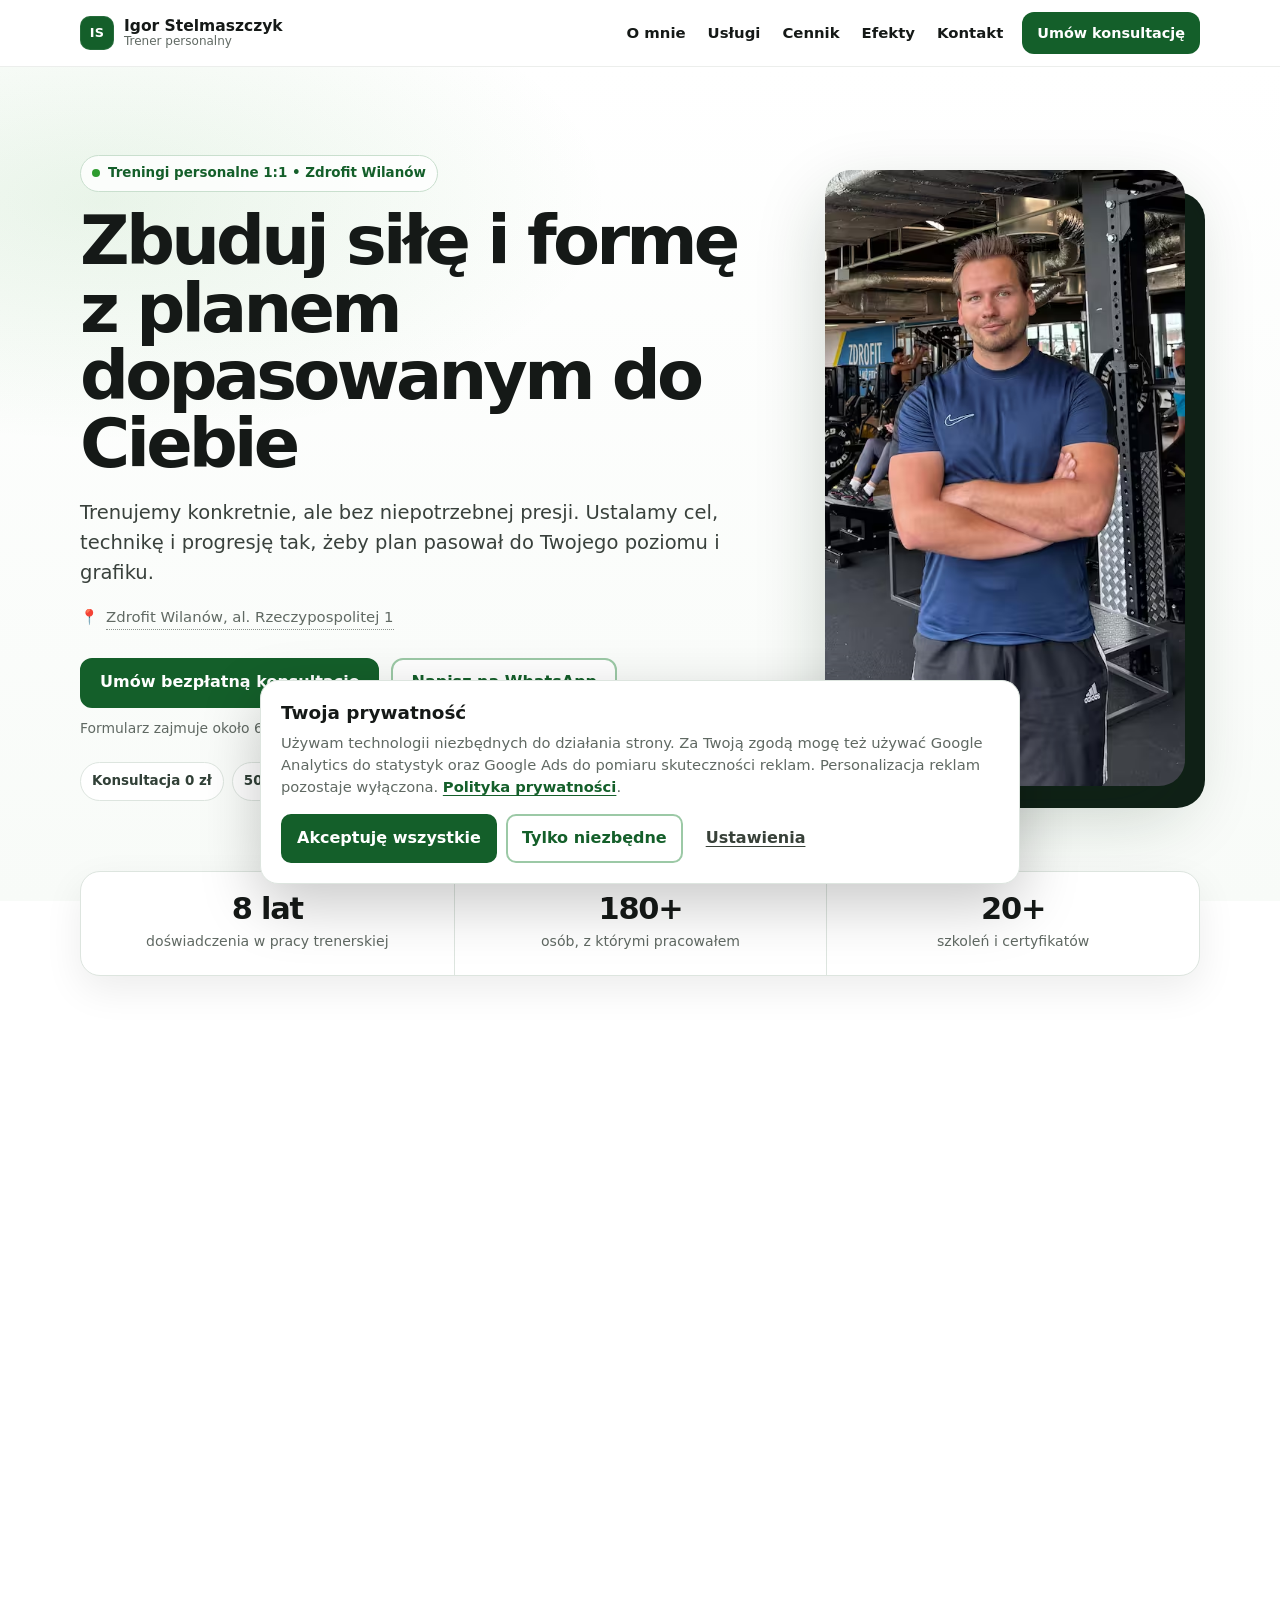
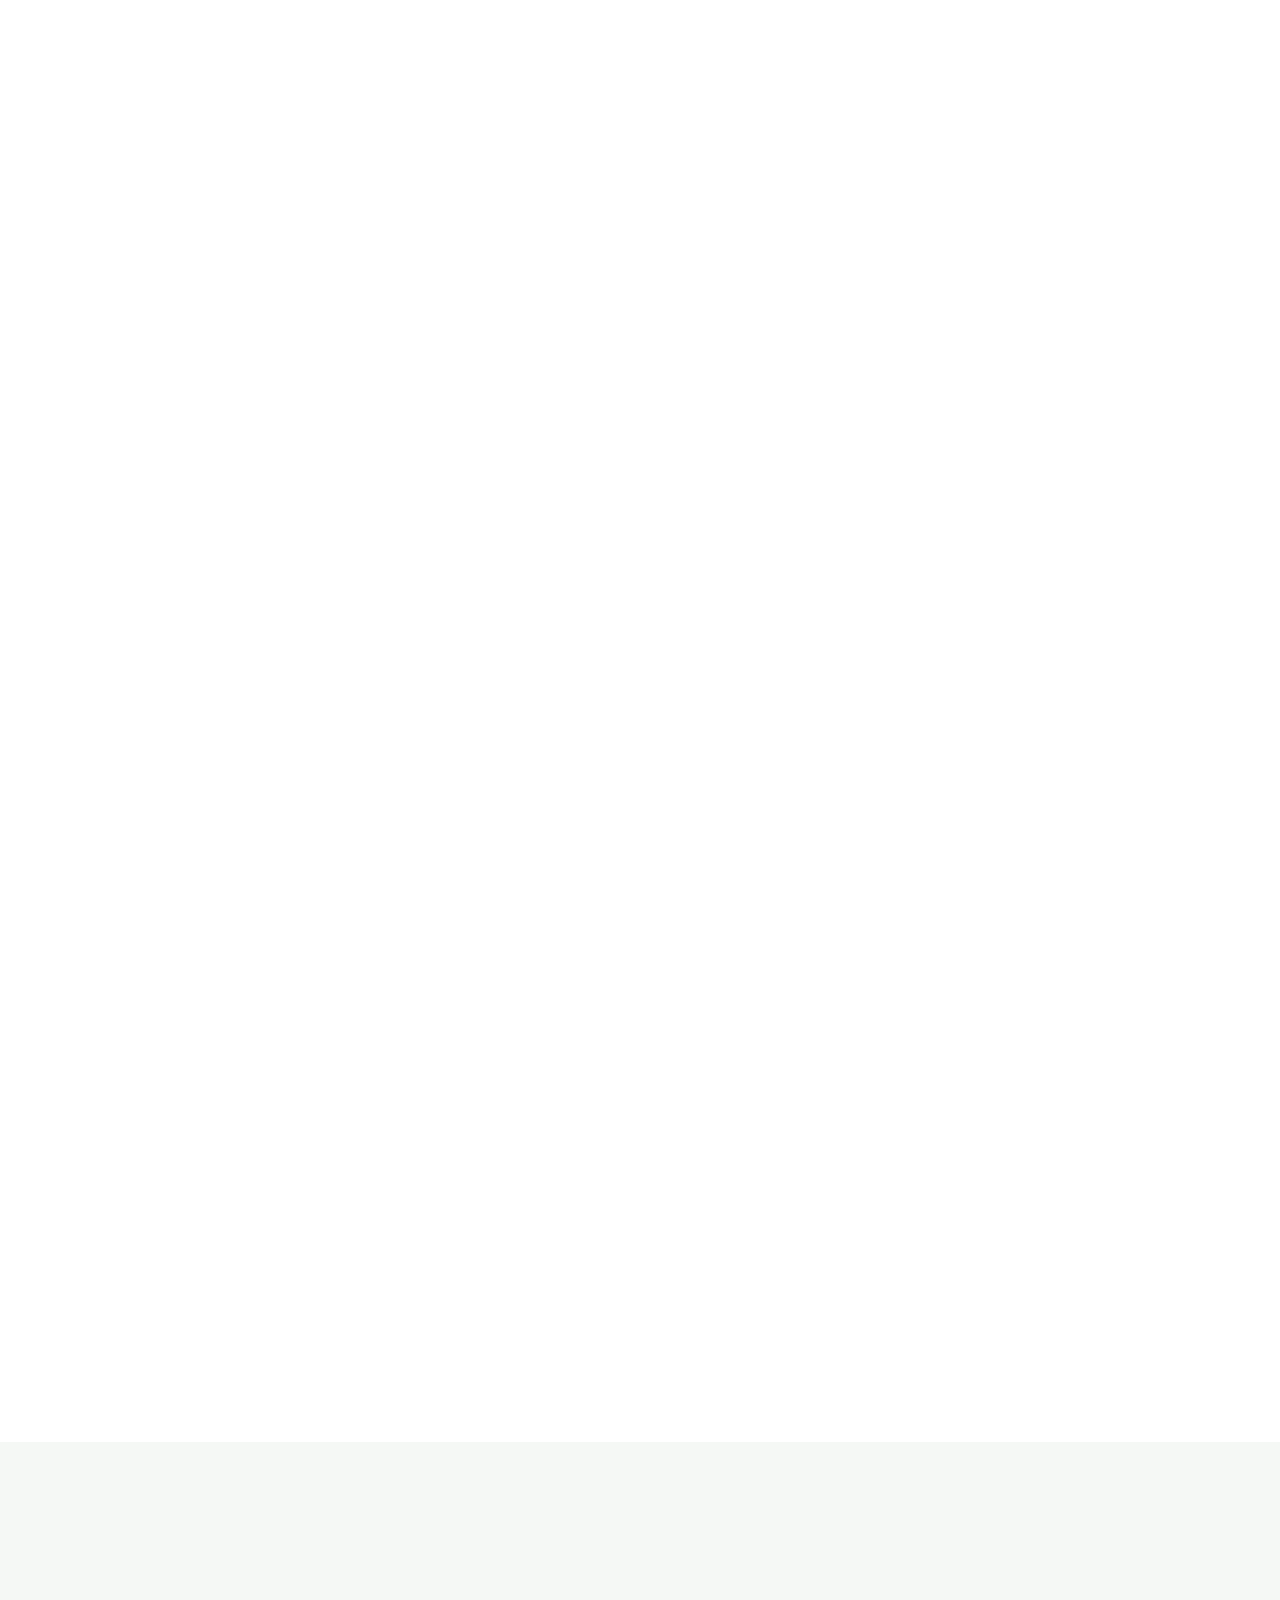
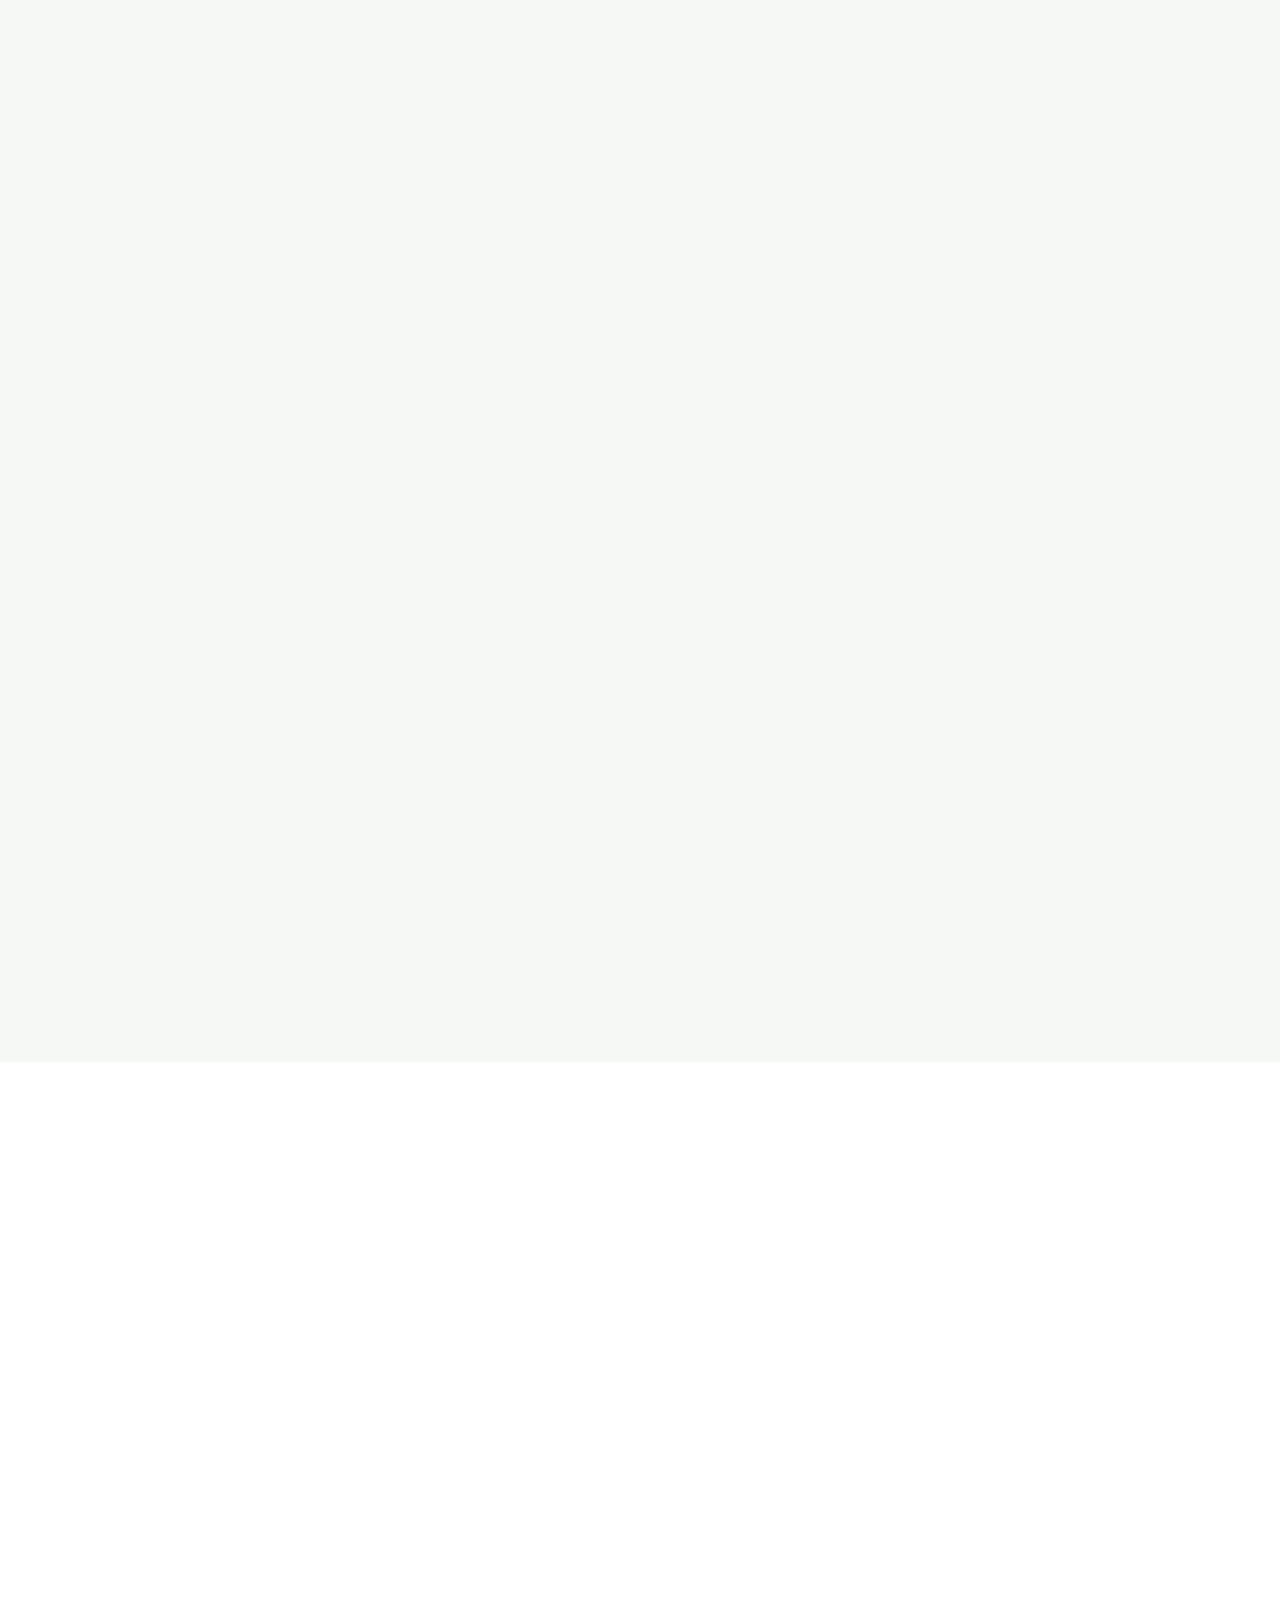
<file: index.html>
<!doctype html>
<html lang="pl">
<head>
  <meta charset="utf-8">
  <meta name="viewport" content="width=device-width, initial-scale=1, viewport-fit=cover">

  <title>Igor Stelmaszczyk | Treningi personalne w Zdrofit Wilanów</title>
  <meta name="description" content="Igor Stelmaszczyk — treningi personalne 1:1 w Zdrofit Wilanów. 8 lat doświadczenia, indywidualny plan i bezpłatna konsultacja. Sprawdź ofertę.">
  <meta name="robots" content="index,follow,max-image-preview:large,max-snippet:-1,max-video-preview:-1">
  <link rel="canonical" href="https://trenerwilanow.pl/">

  <link rel="icon" href="/favicon.svg" type="image/svg+xml">
  <link rel="icon" href="/favicon-32x32.png" sizes="32x32" type="image/png">
  <link rel="apple-touch-icon" href="/apple-touch-icon.png" sizes="180x180">

  <meta property="og:type" content="website">
  <meta property="og:title" content="Igor Stelmaszczyk | Treningi personalne w Zdrofit Wilanów">
  <meta property="og:description" content="Treningi personalne 1:1 w Zdrofit Wilanów. Indywidualny plan, wsparcie i bezpłatna konsultacja.">
  <meta property="og:url" content="https://trenerwilanow.pl/">
  <meta property="og:site_name" content="Igor Stelmaszczyk">
  <meta property="og:locale" content="pl_PL">
  <meta property="og:image" content="https://trenerwilanow.pl/lib/IMG_4377-1-mf2g7usc.webp">
  <meta property="og:image:type" content="image/webp">
  <meta property="og:image:width" content="2120">
  <meta property="og:image:height" content="3622">
  <meta property="og:image:alt" content="Igor Stelmaszczyk podczas treningu w Zdrofit Wilanów">

  <meta name="twitter:card" content="summary_large_image">
  <meta name="twitter:title" content="Igor Stelmaszczyk | Treningi personalne w Zdrofit Wilanów">
  <meta name="twitter:description" content="Treningi personalne 1:1 w Zdrofit Wilanów. Indywidualny plan, wsparcie i bezpłatna konsultacja.">
  <meta name="twitter:image" content="https://trenerwilanow.pl/lib/IMG_4377-1-mf2g7usc.webp">

  <meta name="theme-color" content="#145f2a">
  <meta name="color-scheme" content="light">

  <script type="application/ld+json">
  {
    "@context":"https://schema.org",
    "@graph":[
      {
        "@type":"WebSite",
        "@id":"https://trenerwilanow.pl/#website",
        "url":"https://trenerwilanow.pl/",
        "name":"Igor Stelmaszczyk",
        "alternateName":"trenerwilanow.pl",
        "inLanguage":"pl-PL"
      },
      {
        "@type":"WebPage",
        "@id":"https://trenerwilanow.pl/#webpage",
        "url":"https://trenerwilanow.pl/",
        "name":"Igor Stelmaszczyk | Treningi personalne w Zdrofit Wilanów",
        "description":"Treningi personalne 1:1 w Zdrofit Wilanów. Indywidualny plan i bezpłatna konsultacja.",
        "isPartOf":{"@id":"https://trenerwilanow.pl/#website"},
        "about":{"@id":"https://trenerwilanow.pl/#igor-stelmaszczyk"},
        "inLanguage":"pl-PL"
      },
      {
        "@type":"Person",
        "@id":"https://trenerwilanow.pl/#igor-stelmaszczyk",
        "name":"Igor Stelmaszczyk",
        "jobTitle":"Trener personalny",
        "description":"Treningi personalne 1:1 w Zdrofit Wilanów.",
        "url":"https://trenerwilanow.pl/",
        "image":"https://trenerwilanow.pl/lib/IMG_4377-1-mf2g7usc.webp",
        "areaServed":"Warszawa, Wilanów",
        "workLocation":{
          "@type":"HealthClub",
          "name":"Zdrofit Wilanów",
          "address":{
            "@type":"PostalAddress",
            "streetAddress":"al. Rzeczypospolitej 1",
            "addressLocality":"Warszawa",
            "addressCountry":"PL"
          }
        },
        "telephone":"+48537918161",
        "email":"treningi.wilanow@gmail.com"
      }
    ]
  }
  </script>

  <style>
    :root{--green:#2e9b2f;--green-dark:#145f2a;--green-deep:#0f4b20;--green-soft:#edf7ef;--ink:#151917;--muted:#606963;--line:#dde5df;--surface:#f5f8f5;--white:#fff;--dark:#102017;--shadow:0 18px 48px rgba(15,43,23,.11);--radius:20px;--max:1120px;--font:system-ui,-apple-system,BlinkMacSystemFont,"Segoe UI",Roboto,Helvetica,Arial,sans-serif}
    *,*::before,*::after{box-sizing:border-box}html{scroll-behavior:smooth}body{margin:0;background:var(--white);color:var(--ink);font-family:var(--font);line-height:1.55;-webkit-font-smoothing:antialiased;text-rendering:optimizeLegibility}img{display:block;max-width:100%;height:auto}a{color:inherit}button{font:inherit}[id]{scroll-margin-top:84px}.container{width:min(var(--max),calc(100% - 32px));margin-inline:auto}.section{padding:76px 0}.section-soft{background:var(--surface)}.section-kicker{margin:0 0 9px;color:var(--green-dark);font-size:.82rem;font-weight:900;letter-spacing:.07em;text-transform:uppercase}.section-title{margin:0;font-size:clamp(1.85rem,3.5vw,2.65rem);line-height:1.1;letter-spacing:-.035em}.section-lead{max-width:740px;margin:15px 0 0;color:var(--muted);font-size:1.04rem}
    .skip-link{position:fixed;left:16px;top:12px;z-index:20000;transform:translateY(-180%);padding:10px 14px;border-radius:10px;background:#111;color:#fff;font-weight:800;text-decoration:none}.skip-link:focus{transform:translateY(0)}:focus-visible{outline:3px solid #146f2c;outline-offset:3px}
    #site-header{position:sticky;top:0;z-index:1000;background:rgba(255,255,255,.94);border-bottom:1px solid rgba(0,0,0,.06);backdrop-filter:saturate(1.15) blur(12px);transition:box-shadow .2s ease}#site-header.is-scrolled{box-shadow:0 10px 30px rgba(0,0,0,.07)}.nav-wrap{min-height:66px;display:flex;align-items:center;gap:18px}.brand{display:flex;align-items:center;gap:10px;text-decoration:none;flex:0 0 auto}.brand-mark{width:34px;height:34px;border-radius:10px;display:grid;place-items:center;background:var(--green-dark);color:#fff;font-size:.8rem;font-weight:900;letter-spacing:.02em}.brand-text{display:flex;flex-direction:column;line-height:1.08}.brand-text strong{font-size:.97rem}.brand-text span{color:var(--muted);font-size:.75rem}.desktop-nav{margin-left:auto}.desktop-nav ul{display:flex;align-items:center;gap:20px;list-style:none;padding:0;margin:0}.desktop-nav a{text-decoration:none;font-size:.93rem;font-weight:760;padding:10px 1px;border-bottom:2px solid transparent}.desktop-nav a:hover{color:var(--green-dark);border-bottom-color:var(--green)}.header-cta{display:inline-flex;align-items:center;justify-content:center;min-height:42px;padding:10px 15px;border-radius:11px;background:var(--green-dark);color:#fff;font-size:.9rem;font-weight:850;text-decoration:none}.header-cta:hover{background:var(--green-deep)}.menu-toggle{display:none;margin-left:auto;width:44px;height:44px;border:0;border-radius:10px;background:transparent;cursor:pointer;place-items:center}.menu-toggle span,.menu-toggle::before,.menu-toggle::after{content:"";display:block;width:22px;height:2px;border-radius:2px;background:var(--ink);transition:transform .18s ease,opacity .18s ease}.menu-toggle span{margin:5px 0}.menu-toggle[aria-expanded="true"]::before{transform:translateY(7px) rotate(45deg)}.menu-toggle[aria-expanded="true"] span{opacity:0}.menu-toggle[aria-expanded="true"]::after{transform:translateY(-7px) rotate(-45deg)}.mobile-menu{display:none;position:fixed;top:72px;left:16px;right:16px;z-index:1200;padding:12px;border:1px solid var(--line);border-radius:16px;background:#fff;box-shadow:var(--shadow)}.mobile-menu.is-open{display:block}.mobile-menu a{display:block;padding:12px;border-radius:10px;text-decoration:none;font-weight:760}.mobile-menu a:hover{background:var(--green-soft);color:var(--green-dark)}.mobile-menu .mobile-wa{margin-top:6px;text-align:center;color:var(--green-dark);border:1px solid #b9dcbc}.menu-backdrop{display:none;position:fixed;inset:64px 0 0;z-index:1100;border:0;background:rgba(0,0,0,.18)}.menu-backdrop.is-open{display:block}
    .btn-row{display:flex;gap:12px;flex-wrap:wrap}.btn{display:inline-flex;align-items:center;justify-content:center;min-height:50px;padding:13px 18px;border:2px solid transparent;border-radius:12px;text-align:center;text-decoration:none;font-weight:850;line-height:1.15;transition:transform .08s ease,background .2s ease,border-color .2s ease,color .2s ease}.btn:active{transform:translateY(1px)}.btn-primary{background:var(--green-dark);color:#fff;border-color:var(--green-dark)}.btn-primary:hover{background:var(--green-deep);border-color:var(--green-deep)}.btn-outline{background:#fff;color:var(--green-dark);border-color:#9cc9a6}.btn-outline:hover{background:var(--green-soft);border-color:var(--green-dark)}.btn-text{min-height:auto;padding:3px 0;border:0;border-radius:0;color:var(--green-dark);text-decoration:underline;text-underline-offset:4px;text-decoration-thickness:1px}
    #hero{overflow:hidden;background:radial-gradient(850px 420px at 8% 18%,rgba(46,155,47,.11),transparent 62%),linear-gradient(180deg,#fff 0%,#f8fbf8 100%)}.hero-grid{min-height:calc(100svh - 66px);padding:62px 0 74px;display:grid;grid-template-columns:minmax(0,1fr) 390px;align-items:center;gap:72px}.hero-copy{max-width:710px}.eyebrow{display:inline-flex;align-items:center;gap:8px;margin:0 0 15px;padding:7px 11px;border:1px solid #c9dfce;border-radius:999px;background:rgba(255,255,255,.8);color:var(--green-dark);font-size:.84rem;font-weight:880}.eyebrow::before{content:"";width:8px;height:8px;border-radius:50%;background:var(--green)}.hero-copy h1{margin:0;max-width:15ch;font-size:clamp(2.55rem,5.35vw,4.6rem);line-height:.99;letter-spacing:-.055em}.hero-sub{margin:20px 0 0;max-width:650px;color:#39413c;font-size:clamp(1.06rem,1.65vw,1.22rem)}.hero-location{display:flex;align-items:center;gap:7px;margin:17px 0 0;color:var(--muted);font-size:.93rem}.hero-location a{text-decoration:none;border-bottom:1px dotted #8a928c}.hero-location a:hover{color:var(--green-dark);border-color:var(--green-dark)}.hero-actions{margin-top:28px}.hero-note{margin:10px 0 0;color:var(--muted);font-size:.87rem}.trust-chips{display:flex;gap:8px;flex-wrap:wrap;list-style:none;margin:23px 0 0;padding:0}.trust-chips li{padding:8px 11px;border-radius:999px;background:#fff;border:1px solid var(--line);color:#314037;font-size:.84rem;font-weight:790}.hero-media{justify-self:center;width:min(100%,360px);position:relative}.hero-media::before{content:"";position:absolute;inset:22px -20px -22px 20px;border-radius:28px;background:var(--dark);z-index:0}.hero-media picture{position:relative;z-index:1;display:block}.hero-media img{width:100%;border-radius:26px;box-shadow:0 28px 70px rgba(14,43,22,.2);aspect-ratio:2120/3622;object-fit:cover}
    .trust-strip{position:relative;z-index:3;margin-top:-30px}.trust-grid{display:grid;grid-template-columns:repeat(3,1fr);overflow:hidden;border:1px solid var(--line);border-radius:20px;background:#fff;box-shadow:0 14px 38px rgba(0,0,0,.075)}.trust-item{padding:22px 24px;text-align:center}.trust-item + .trust-item{border-left:1px solid var(--line)}.trust-number{margin:0;font-size:1.9rem;line-height:1;font-weight:900;letter-spacing:-.04em}.trust-label{margin:7px 0 0;color:var(--muted);font-size:.88rem}
    .card-grid{display:grid;grid-template-columns:repeat(3,1fr);gap:18px;margin-top:32px}.card{padding:27px;border:1px solid var(--line);border-radius:var(--radius);background:#fff;box-shadow:0 8px 24px rgba(15,35,18,.045)}.card h3{margin:0;font-size:1.15rem;line-height:1.25}.card p{margin:10px 0 0;color:var(--muted)}.about-grid{display:grid;grid-template-columns:310px minmax(0,1fr);align-items:center;gap:56px}.about-photo{width:100%;border-radius:22px;box-shadow:0 18px 44px rgba(0,0,0,.12)}.about-copy p{margin:14px 0 0;color:#39413b;font-size:1.02rem}.about-links{margin-top:22px}.steps{display:grid;grid-template-columns:repeat(3,1fr);gap:18px;margin:32px 0 0;padding:0;list-style:none;counter-reset:step}.step{counter-increment:step;padding:26px;border:1px solid var(--line);border-radius:var(--radius);background:#fff}.step::before{content:counter(step);width:38px;height:38px;display:grid;place-items:center;border-radius:50%;background:var(--green-dark);color:#fff;font-weight:900}.step h3{margin:16px 0 0;font-size:1.1rem}.step p{margin:8px 0 0;color:var(--muted)}.meta-list{display:flex;flex-wrap:wrap;gap:10px;list-style:none;margin:22px 0 0;padding:0}.meta-list li{padding:8px 11px;border-radius:10px;background:var(--green-soft);color:#28432b;font-size:.9rem;font-weight:760}
    .pricing-shell{padding:36px;border:1px solid #c9dfce;border-radius:24px;background:linear-gradient(135deg,#f2faf3,#fff);box-shadow:0 14px 40px rgba(25,70,30,.07)}.price-grid{display:grid;grid-template-columns:repeat(3,1fr);gap:14px;margin-top:26px}.price-card{padding:22px;border-radius:18px;background:#fff;border:1px solid var(--line)}.price-card.featured{border-color:#8bc39a;box-shadow:0 10px 24px rgba(20,95,42,.08)}.price-card small{display:block;color:var(--muted);font-weight:750}.price-card strong{display:block;margin-top:8px;font-size:2rem;line-height:1;letter-spacing:-.04em}.price-card span{display:block;margin-top:5px;color:var(--green-dark);font-size:.87rem;font-weight:800}.pricing-note{margin:18px 0 0;color:var(--muted);font-size:.9rem}.pricing-actions{margin-top:22px}.reviews{display:grid;grid-template-columns:repeat(3,1fr);gap:18px;margin-top:30px}.review{margin:0;padding:24px;border:1px solid var(--line);border-radius:var(--radius);background:#fff}.review blockquote{margin:0;color:#2e3530;font-size:1rem}.review cite{display:block;margin-top:16px;color:var(--muted);font-style:normal;font-weight:800;font-size:.9rem}.results-cta{margin-top:24px}.location-box{display:grid;grid-template-columns:1fr auto;gap:30px;align-items:center;padding:32px;border-radius:22px;background:var(--dark);color:#fff}.location-box h2{margin:0;font-size:clamp(1.55rem,3vw,2.15rem)}.location-box p{margin:10px 0 0;color:#d6e0d8}.location-box .micro{font-size:.88rem;color:#aebcb1}.location-actions{justify-content:flex-end}.location-box .btn-outline{background:transparent;color:#fff;border-color:#6f8c76}.location-box .btn-outline:hover{background:rgba(255,255,255,.08);border-color:#fff}.faq-wrap{max-width:800px;margin:30px auto 0;display:grid;gap:10px}.faq-item{border:1px solid var(--line);border-radius:14px;background:#fff;overflow:hidden}.faq-item summary{position:relative;cursor:pointer;list-style:none;padding:17px 50px 17px 18px;font-weight:820}.faq-item summary::-webkit-details-marker{display:none}.faq-item summary::after{content:"+";position:absolute;right:18px;top:50%;transform:translateY(-50%);color:var(--green-dark);font-size:1.4rem;font-weight:700}.faq-item[open] summary::after{content:"−"}.faq-answer{padding:0 18px 18px;color:var(--muted)}.faq-answer p{margin:0}.faq-answer a{color:var(--green-dark);font-weight:800}.final-cta{padding:44px;border-radius:24px;background:var(--green-soft);border:1px solid #c8e3ca;text-align:center}.final-cta h2{margin:0;font-size:clamp(1.7rem,3.2vw,2.45rem)}.final-cta p{max-width:650px;margin:12px auto 0;color:var(--muted)}.final-cta .btn-row{justify-content:center;margin-top:22px}#site-footer{background:#0f1410;color:#d9e2db}.footer-grid{display:grid;grid-template-columns:1.3fr .8fr .8fr;gap:36px;padding:42px 0 30px}#site-footer h2,#site-footer h3{margin:0;color:#fff}#site-footer h2{font-size:1.1rem}#site-footer h3{font-size:.95rem}#site-footer p{margin:10px 0 0;color:#bfcac1}#site-footer address{margin-top:10px;font-style:normal;line-height:1.8}#site-footer a{color:#e5f6e7;text-decoration:none}#site-footer a:hover{text-decoration:underline;text-underline-offset:3px}.footer-links{list-style:none;padding:0;margin:10px 0 0;display:grid;gap:7px}.footer-bottom{border-top:1px solid rgba(255,255,255,.09);padding:16px 0 22px;color:#aeb9b0;font-size:.88rem}.mobile-cta-bar{display:none;position:fixed;left:10px;right:10px;bottom:10px;z-index:950;padding:8px;border:1px solid rgba(14,34,19,.12);border-radius:16px;background:rgba(255,255,255,.96);box-shadow:0 12px 34px rgba(0,0,0,.18);backdrop-filter:blur(12px)}.mobile-cta-bar a{flex:1;min-height:48px;display:flex;align-items:center;justify-content:center;border-radius:11px;text-decoration:none;font-weight:850;font-size:.9rem}.mobile-cta-primary{background:var(--green-dark);color:#fff}.mobile-cta-wa{color:var(--green-dark);background:#f3faf4;border:1px solid #c5dec9}#services,#about,#start,#pricing,#reviews,#location,#faq,#final-cta,#site-footer{content-visibility:auto;contain-intrinsic-size:1px 700px}
    @media (max-width:900px){.desktop-nav,.header-cta{display:none}.menu-toggle{display:grid}.hero-grid{grid-template-columns:1fr 290px;gap:36px}.card-grid,.steps,.reviews{grid-template-columns:1fr 1fr}.card-grid .card:last-child,.steps .step:last-child,.reviews .review:last-child{grid-column:1/-1}.price-grid{grid-template-columns:1fr 1fr}.price-grid .price-card:last-child{grid-column:1/-1}.footer-grid{grid-template-columns:1fr 1fr}.footer-grid > :first-child{grid-column:1/-1}}
    @media (max-width:680px){body{padding-bottom:78px}.container{width:min(var(--max),calc(100% - 24px))}.section{padding:56px 0}.nav-wrap{min-height:60px}.hero-grid{min-height:auto;padding:32px 0 60px;grid-template-columns:1fr;gap:30px;text-align:center}.hero-copy{margin-inline:auto}.hero-copy h1{max-width:14ch;margin-inline:auto}.hero-sub{margin-inline:auto}.hero-location{justify-content:center;flex-wrap:wrap}.hero-actions .btn-row{justify-content:center}.trust-chips{justify-content:center}.hero-media{width:min(70vw,250px);order:-1}.hero-media::before{inset:16px -14px -16px 14px}.trust-strip{margin-top:-20px}.trust-grid{grid-template-columns:1fr}.trust-item{padding:16px}.trust-item + .trust-item{border-left:0;border-top:1px solid var(--line)}.card-grid,.steps,.reviews,.price-grid{grid-template-columns:1fr}.card-grid .card:last-child,.steps .step:last-child,.reviews .review:last-child,.price-grid .price-card:last-child{grid-column:auto}.about-grid{grid-template-columns:1fr;gap:28px}.about-grid .media{max-width:240px;margin-inline:auto}.pricing-shell{padding:24px}.location-box{grid-template-columns:1fr;text-align:center}.location-actions{justify-content:center}.final-cta{padding:30px 20px}.footer-grid{grid-template-columns:1fr;gap:26px}.footer-grid > :first-child{grid-column:auto}.btn-row{justify-content:center}.mobile-cta-bar{display:flex;gap:8px}}
    @media (max-width:380px){.brand-text span{display:none}.hero-copy h1{font-size:2.08rem}.btn{width:100%}.mobile-cta-bar a{font-size:.83rem}}
    @media (prefers-reduced-motion:reduce){html{scroll-behavior:auto}*,*::before,*::after{scroll-behavior:auto!important;transition:none!important;animation:none!important}}
  </style>

  <script src="/consent.js" defer></script>
</head>

<body>
  <a class="skip-link" href="#main">Przejdź do treści</a>
  <header id="site-header"><div class="container nav-wrap"><a class="brand" href="/" aria-label="Strona główna — Igor Stelmaszczyk" aria-current="page"><span class="brand-mark" aria-hidden="true">IS</span><span class="brand-text"><strong>Igor Stelmaszczyk</strong><span>Trener personalny</span></span></a><nav class="desktop-nav" aria-label="Główne"><ul><li><a href="/o-mnie/">O mnie</a></li><li><a href="/uslugi/">Usługi</a></li><li><a href="/cennik/">Cennik</a></li><li><a href="/efekty/">Efekty</a></li><li><a href="/umow-konsultacje/">Kontakt</a></li></ul></nav><a class="header-cta" href="/umow-konsultacje/">Umów konsultację</a><button class="menu-toggle" type="button" aria-expanded="false" aria-controls="mobile-menu" aria-label="Otwórz menu"><span></span></button></div></header>
  <nav id="mobile-menu" class="mobile-menu" aria-label="Menu mobilne" aria-hidden="true"><a href="/o-mnie/">O mnie</a><a href="/uslugi/">Usługi</a><a href="/cennik/">Cennik</a><a href="/efekty/">Efekty</a><a href="/umow-konsultacje/">Kontakt</a><a class="mobile-wa" href="https://wa.me/48537918161?text=Cze%C5%9B%C4%87%20Igor%2C%20chc%C4%99%20um%C3%B3wi%C4%87%20bezp%C5%82atn%C4%85%20konsultacj%C4%99.%20Imi%C4%99%3A%20__%2C%20cel%3A%20__" target="_blank" rel="noopener noreferrer">Napisz na WhatsApp</a></nav>
  <button class="menu-backdrop" type="button" aria-label="Zamknij menu"></button>

  <main id="main" tabindex="-1">
    <section id="hero" aria-labelledby="hero-title"><div class="container hero-grid"><div class="hero-copy"><p class="eyebrow">Treningi personalne 1:1 • Zdrofit Wilanów</p><h1 id="hero-title">Zbuduj siłę i formę z planem dopasowanym do Ciebie</h1><p class="hero-sub">Trenujemy konkretnie, ale bez niepotrzebnej presji. Ustalamy cel, technikę i progresję tak, żeby plan pasował do Twojego poziomu i grafiku.</p><p class="hero-location"><span aria-hidden="true">📍</span><a href="https://www.google.com/maps/search/?api=1&query=Zdrofit%20Miasteczko%20Wilan%C3%B3w%2C%20al.%20Rzeczypospolitej%201" target="_blank" rel="noopener noreferrer">Zdrofit Wilanów, al. Rzeczypospolitej 1</a></p><div class="hero-actions"><div class="btn-row"><a class="btn btn-primary" href="/umow-konsultacje/">Umów bezpłatną konsultację</a><a class="btn btn-outline" href="https://wa.me/48537918161?text=Cze%C5%9B%C4%87%2C%20chc%C4%99%20um%C3%B3wi%C4%87%20bezp%C5%82atn%C4%85%20konsultacj%C4%99.%20Imi%C4%99%3A%20__%2C%20cel%3A%20__" target="_blank" rel="noopener noreferrer">Napisz na WhatsApp</a></div><p class="hero-note">Formularz zajmuje około 60 sekund. Skontaktuję się z Tobą po otrzymaniu zgłoszenia.</p></div><ul class="trust-chips" aria-label="Najważniejsze informacje"><li>Konsultacja 0 zł</li><li>50–60 min / trening</li><li>Zdrofit Wilanów</li></ul></div><div class="hero-media"><picture><source type="image/avif" srcset="/lib/480%20awif.avif 480w, /lib/768w-avif.avif 768w, /lib/960w.avif 960w, /lib/1200w.avif 1200w" sizes="(max-width: 680px) 70vw, 360px"><source type="image/webp" srcset="/lib/480w.webp 480w, /lib/768w.webp 768w, /lib/960w.webp 960w, /lib/1200w.webp 1200w" sizes="(max-width: 680px) 70vw, 360px"><img src="/lib/IMG_4377-1-mf2g7usc.webp" alt="Igor Stelmaszczyk podczas treningu w Zdrofit Wilanów" width="2120" height="3622" loading="eager" decoding="async" fetchpriority="high"></picture></div></div></section>

    <div class="container trust-strip" aria-label="Doświadczenie i praktyka"><div class="trust-grid"><div class="trust-item"><p class="trust-number">8 lat</p><p class="trust-label">doświadczenia w pracy trenerskiej</p></div><div class="trust-item"><p class="trust-number">180+</p><p class="trust-label">osób, z którymi pracowałem</p></div><div class="trust-item"><p class="trust-number">20+</p><p class="trust-label">szkoleń i certyfikatów</p></div></div></div>

    <section id="services" class="section" aria-labelledby="services-title"><div class="container"><p class="section-kicker">Trening dopasowany do celu</p><h2 id="services-title" class="section-title">W czym mogę Ci pomóc?</h2><p class="section-lead">Nie zaczynamy od gotowego planu z szuflady. Najpierw ustalamy, czego potrzebujesz i co realnie da się wpasować w Twój tydzień.</p><div class="card-grid"><article class="card"><h3>Siła i sylwetka</h3><p>Budowanie siły, poprawa techniki i praca nad sylwetką z jasnym planem progresji.</p></article><article class="card"><h3>Powrót po przerwie</h3><p>Spokojny start, dobór obciążeń i ćwiczeń do aktualnego poziomu — bez rzucania się od razu na maksimum.</p></article><article class="card"><h3>Mobilność i sprawność</h3><p>Więcej kontroli ruchu, stabilizacji i ćwiczeń wspierających codzienną sprawność.</p></article></div><div style="margin-top:22px"><a class="btn btn-text" href="/uslugi/">Zobacz wszystkie usługi →</a></div></div></section>

    <section id="about" class="section section-soft" aria-labelledby="about-title"><div class="container about-grid"><div class="media"><img class="about-photo" src="/lib/1-mf2gfur7.webp" alt="Igor Stelmaszczyk — trener personalny" loading="lazy" decoding="async"></div><div class="about-copy"><p class="section-kicker">O mnie</p><h2 id="about-title" class="section-title">Trening bez zadęcia, ale z konkretem</h2><p>Sport jest ze mną od zawsze — od siatkówki po trening siłowy. Od 8 lat pracuję z osobami, które chcą trenować mądrzej, regularniej i wiedzieć, po co wykonują konkretne ćwiczenia.</p><p>Nie dostajesz schematu „dla każdego”. Zaczynamy od celu i punktu startowego, a plan dopasowujemy do Twojej techniki, możliwości i czasu.</p><div class="btn-row about-links"><a class="btn btn-outline" href="/o-mnie/">Więcej o mnie</a><a class="btn btn-text" href="/trener-personalny-wilanow/">Treningi personalne w Wilanowie →</a></div></div></div></section>

    <section id="start" class="section" aria-labelledby="start-title"><div class="container"><p class="section-kicker">Prosty start</p><h2 id="start-title" class="section-title">Jak zaczynamy?</h2><p class="section-lead">Najpierw sprawdzamy, czy pasuje Ci mój sposób pracy. Dopiero potem ustalamy regularny plan.</p><ol class="steps"><li class="step"><h3>Bezpłatna konsultacja</h3><p>Krótko omawiamy cel, doświadczenie i kwestie zdrowotne, które trzeba uwzględnić w treningu.</p></li><li class="step"><h3>Pierwszy trening</h3><p>Sprawdzam technikę, zakres ruchu i dobieram ćwiczenia do Twojego poziomu.</p></li><li class="step"><h3>Plan i regularność</h3><p>Ustalamy częstotliwość, sposób progresji i na bieżąco monitorujemy postępy.</p></li></ol><ul class="meta-list" aria-label="Informacje organizacyjne"><li>Zdrofit Wilanów</li><li>50–60 min / spotkanie</li><li>Na start: buty i ręcznik</li></ul><div class="btn-row" style="margin-top:24px"><a class="btn btn-primary" href="/umow-konsultacje/">Umów bezpłatną konsultację</a><a class="btn btn-outline" href="/cennik/">Zobacz cennik</a></div></div></section>

    <section id="pricing" class="section section-soft" aria-labelledby="pricing-title"><div class="container"><div class="pricing-shell"><p class="section-kicker">Cennik</p><h2 id="pricing-title" class="section-title">Jasne ceny bez ukrywania wariantów</h2><p class="section-lead">Cena za trening zależy od wybranego wariantu współpracy.</p><div class="price-grid" aria-label="Ceny treningów personalnych"><div class="price-card"><small>Pojedynczy trening</small><strong>189 zł</strong><span>1 spotkanie</span></div><div class="price-card"><small>Pakiet 4–8 spotkań</small><strong>159 zł</strong><span>za trening</span></div><div class="price-card featured"><small>Pakiet 10+ spotkań</small><strong>139 zł</strong><span>za trening</span></div></div><p class="pricing-note">Trening trwa 50–60 minut. Opłata za trening personalny jest niezależna od karnetu klubowego Zdrofit.</p><div class="btn-row pricing-actions"><a class="btn btn-primary" href="/cennik/">Pełny cennik</a><a class="btn btn-outline" href="https://wa.me/48537918161?text=Cze%C5%9B%C4%87%2C%20chc%C4%99%20sprawdzi%C4%87%20ceny%20i%20dost%C4%99pne%20terminy.%20Imi%C4%99%3A%20__%2C%20cel%3A%20__" target="_blank" rel="noopener noreferrer">Zapytaj o termin</a></div></div></div></section>

    <section id="reviews" class="section" aria-labelledby="reviews-title"><div class="container"><p class="section-kicker">Opinie</p><h2 id="reviews-title" class="section-title">Co mówią osoby, z którymi pracowałem?</h2><p class="section-lead">Kilka opinii klientów. Szczegółowe historie i wyniki znajdziesz na stronie „Efekty”.</p><div class="reviews"><figure class="review"><blockquote>„Z Igorem zaczynałem od zera. Po kilku tygodniach nie tylko czuję się lepiej, ale w końcu mam motywację i plan!”</blockquote><cite>— Michał, 34 lata</cite></figure><figure class="review"><blockquote>„Po kontuzji długo nie mogłam wrócić do formy. Igor pomógł mi wrócić na siłownię z głową i spokojem.”</blockquote><cite>— Kasia, 28 lat</cite></figure><figure class="review"><blockquote>„Profesjonalizm i luz — idealne połączenie. Czułem, że ktoś naprawdę mnie słucha i wie, co robi.”</blockquote><cite>— Bartek, 41 lat</cite></figure></div><div class="btn-row results-cta"><a class="btn btn-outline" href="/efekty/">Zobacz efekty klientów</a></div><p style="margin:12px 0 0;color:var(--muted);font-size:.86rem">Rezultaty są indywidualne i zależą m.in. od punktu startowego, regularności i stylu życia.</p></div></section>

    <section id="location" class="section section-soft" aria-labelledby="location-title"><div class="container"><div class="location-box"><div><h2 id="location-title">Treningi w Zdrofit Wilanów</h2><p>al. Rzeczypospolitej 1, Warszawa — Miasteczko Wilanów.</p><p class="micro">Treningi prowadzę jako niezależny trener zewnętrzny.</p></div><div class="btn-row location-actions"><a class="btn btn-primary" href="/lokalizacja/">Lokalizacja i dojazd</a><a class="btn btn-outline" href="https://www.google.com/maps/search/?api=1&query=Zdrofit%20Miasteczko%20Wilan%C3%B3w%2C%20al.%20Rzeczypospolitej%201" target="_blank" rel="noopener noreferrer">Google Maps</a></div></div></div></section>

    <section id="faq" class="section" aria-labelledby="faq-title"><div class="container"><p class="section-kicker" style="text-align:center">Bez niedomówień</p><h2 id="faq-title" class="section-title" style="text-align:center">Najczęstsze pytania</h2><div class="faq-wrap"><details class="faq-item"><summary>Gdzie odbywają się treningi?</summary><div class="faq-answer"><p>W Zdrofit Wilanów przy al. Rzeczypospolitej 1. Szczegóły znajdziesz na stronie <a href="/lokalizacja/">Lokalizacja</a>.</p></div></details><details class="faq-item"><summary>Ile kosztuje trening personalny?</summary><div class="faq-answer"><p>189 zł za pojedyncze spotkanie, 159 zł za trening w pakiecie 4–8 spotkań i 139 zł za trening w pakiecie 10+ spotkań. Szczegóły są w <a href="/cennik/">cenniku</a>.</p></div></details><details class="faq-item"><summary>Czy potrzebuję karnetu do Zdrofit?</summary><div class="faq-answer"><p>Tak. Opłata za trening personalny jest niezależna od karnetu klubowego.</p></div></details><details class="faq-item"><summary>Czy mogę zacząć, jeśli dawno nie ćwiczyłem?</summary><div class="faq-answer"><p>Tak. Intensywność, ćwiczenia i tempo progresji dobieram do Twojego aktualnego poziomu.</p></div></details><details class="faq-item"><summary>Jak często warto trenować?</summary><div class="faq-answer"><p>Najczęściej sprawdza się 1–3 treningi tygodniowo. Konkretna częstotliwość zależy od celu, grafiku i tego, co robisz poza spotkaniami ze mną.</p></div></details><details class="faq-item"><summary>Od czego zależą efekty?</summary><div class="faq-answer"><p>Od punktu startowego, celu, regularności, regeneracji i codziennych nawyków. Zamiast obiecywać identyczny wynik każdemu, monitorujemy postępy i korygujemy plan.</p></div></details></div><div style="text-align:center;margin-top:22px"><a class="btn btn-text" href="/faq/">Zobacz pełne FAQ →</a></div></div></section>

    <section id="final-cta" class="section" aria-labelledby="final-cta-title"><div class="container"><div class="final-cta"><h2 id="final-cta-title">Chcesz sprawdzić, czy taki sposób pracy pasuje do Ciebie?</h2><p>Zacznij od bezpłatnej konsultacji. Powiesz mi, czego potrzebujesz, a ja podpowiem, jak sensownie zacząć.</p><div class="btn-row"><a class="btn btn-primary" href="/umow-konsultacje/">Umów konsultację</a><a class="btn btn-outline" href="tel:+48537918161">Zadzwoń: +48 537 918 161</a></div></div></div></section>
  </main>

  <footer id="site-footer"><div class="container footer-grid"><div><h2>Igor Stelmaszczyk</h2><p>Treningi personalne 1:1 w Zdrofit Wilanów. Bez zadęcia, za to z planem i regularną progresją.</p><address><a href="mailto:treningi.wilanow@gmail.com">treningi.wilanow@gmail.com</a><br><a href="tel:+48537918161">+48 537 918 161</a></address></div><nav aria-label="Najważniejsze strony"><h3>Na skróty</h3><ul class="footer-links"><li><a href="/trener-personalny-wilanow/">Trener personalny Wilanów</a></li><li><a href="/uslugi/">Usługi</a></li><li><a href="/cennik/">Cennik</a></li><li><a href="/efekty/">Efekty</a></li></ul></nav><nav aria-label="Kontakt i informacje"><h3>Informacje</h3><ul class="footer-links"><li><a href="/o-mnie/">O mnie</a></li><li><a href="/lokalizacja/">Lokalizacja</a></li><li><a href="/faq/">FAQ</a></li><li><a href="/umow-konsultacje/">Kontakt</a></li><li><a href="/polityka-prywatnosci/">Polityka prywatności</a></li></ul></nav></div><div class="container footer-bottom">© 2026 Igor Stelmaszczyk • Wszystkie prawa zastrzeżone</div></footer>

  <div class="mobile-cta-bar" aria-label="Szybki kontakt"><a class="mobile-cta-primary" href="/umow-konsultacje/">Umów konsultację</a><a class="mobile-cta-wa" href="https://wa.me/48537918161?text=Cze%C5%9B%C4%87%20Igor%2C%20chc%C4%99%20um%C3%B3wi%C4%87%20bezp%C5%82atn%C4%85%20konsultacj%C4%99.%20Imi%C4%99%3A%20__%2C%20cel%3A%20__" target="_blank" rel="noopener noreferrer">WhatsApp</a></div>

  <script>(function(){const header=document.getElementById('site-header');const toggle=document.querySelector('.menu-toggle');const menu=document.getElementById('mobile-menu');const backdrop=document.querySelector('.menu-backdrop');function setMenu(open){toggle.setAttribute('aria-expanded',String(open));toggle.setAttribute('aria-label',open?'Zamknij menu':'Otwórz menu');menu.setAttribute('aria-hidden',String(!open));menu.classList.toggle('is-open',open);backdrop.classList.toggle('is-open',open);document.body.style.overflow=open?'hidden':''}toggle.addEventListener('click',function(){setMenu(toggle.getAttribute('aria-expanded')!=='true')});backdrop.addEventListener('click',function(){setMenu(false);toggle.focus()});menu.addEventListener('click',function(e){if(e.target.closest('a'))setMenu(false)});document.addEventListener('keydown',function(e){if(e.key==='Escape'&&toggle.getAttribute('aria-expanded')==='true'){setMenu(false);toggle.focus()}});function syncHeaderShadow(){header.classList.toggle('is-scrolled',window.scrollY>4)}syncHeaderShadow();window.addEventListener('scroll',syncHeaderShadow,{passive:true})})();</script>
</body>
</html>
</file>
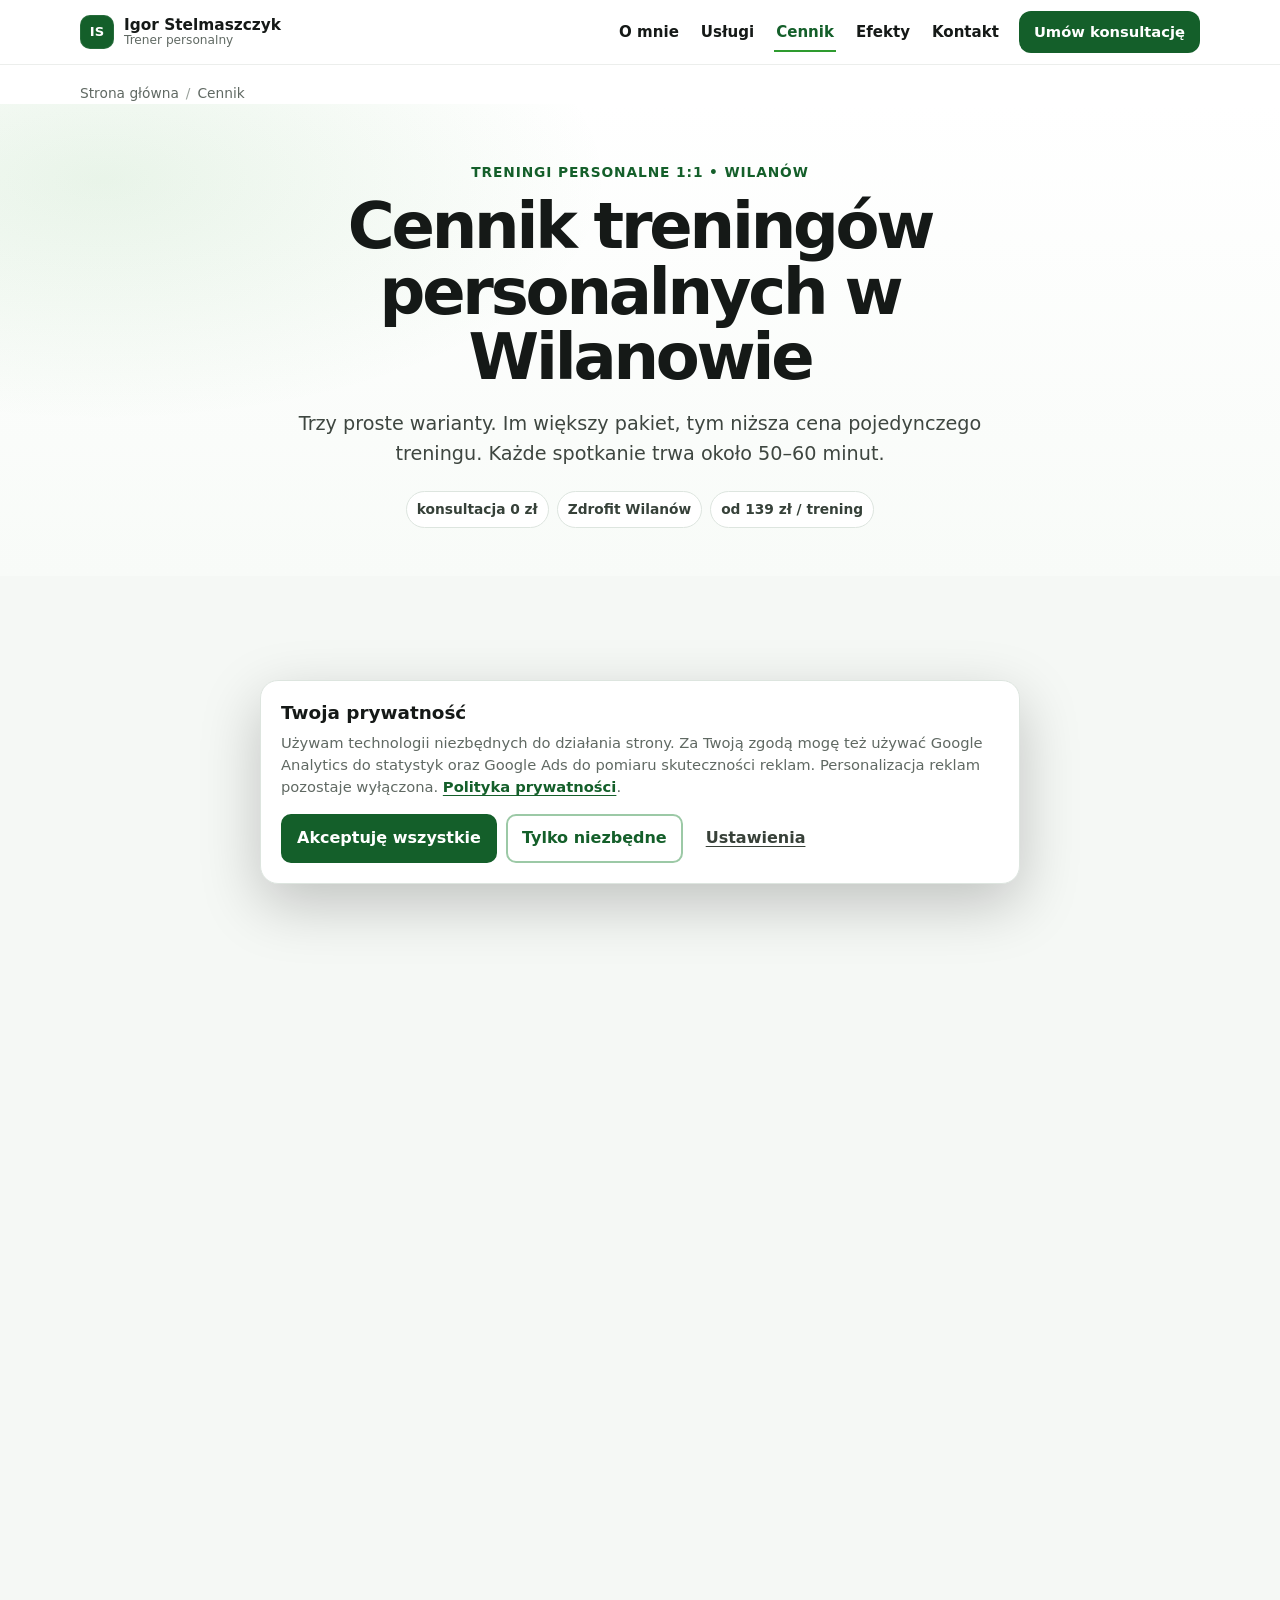
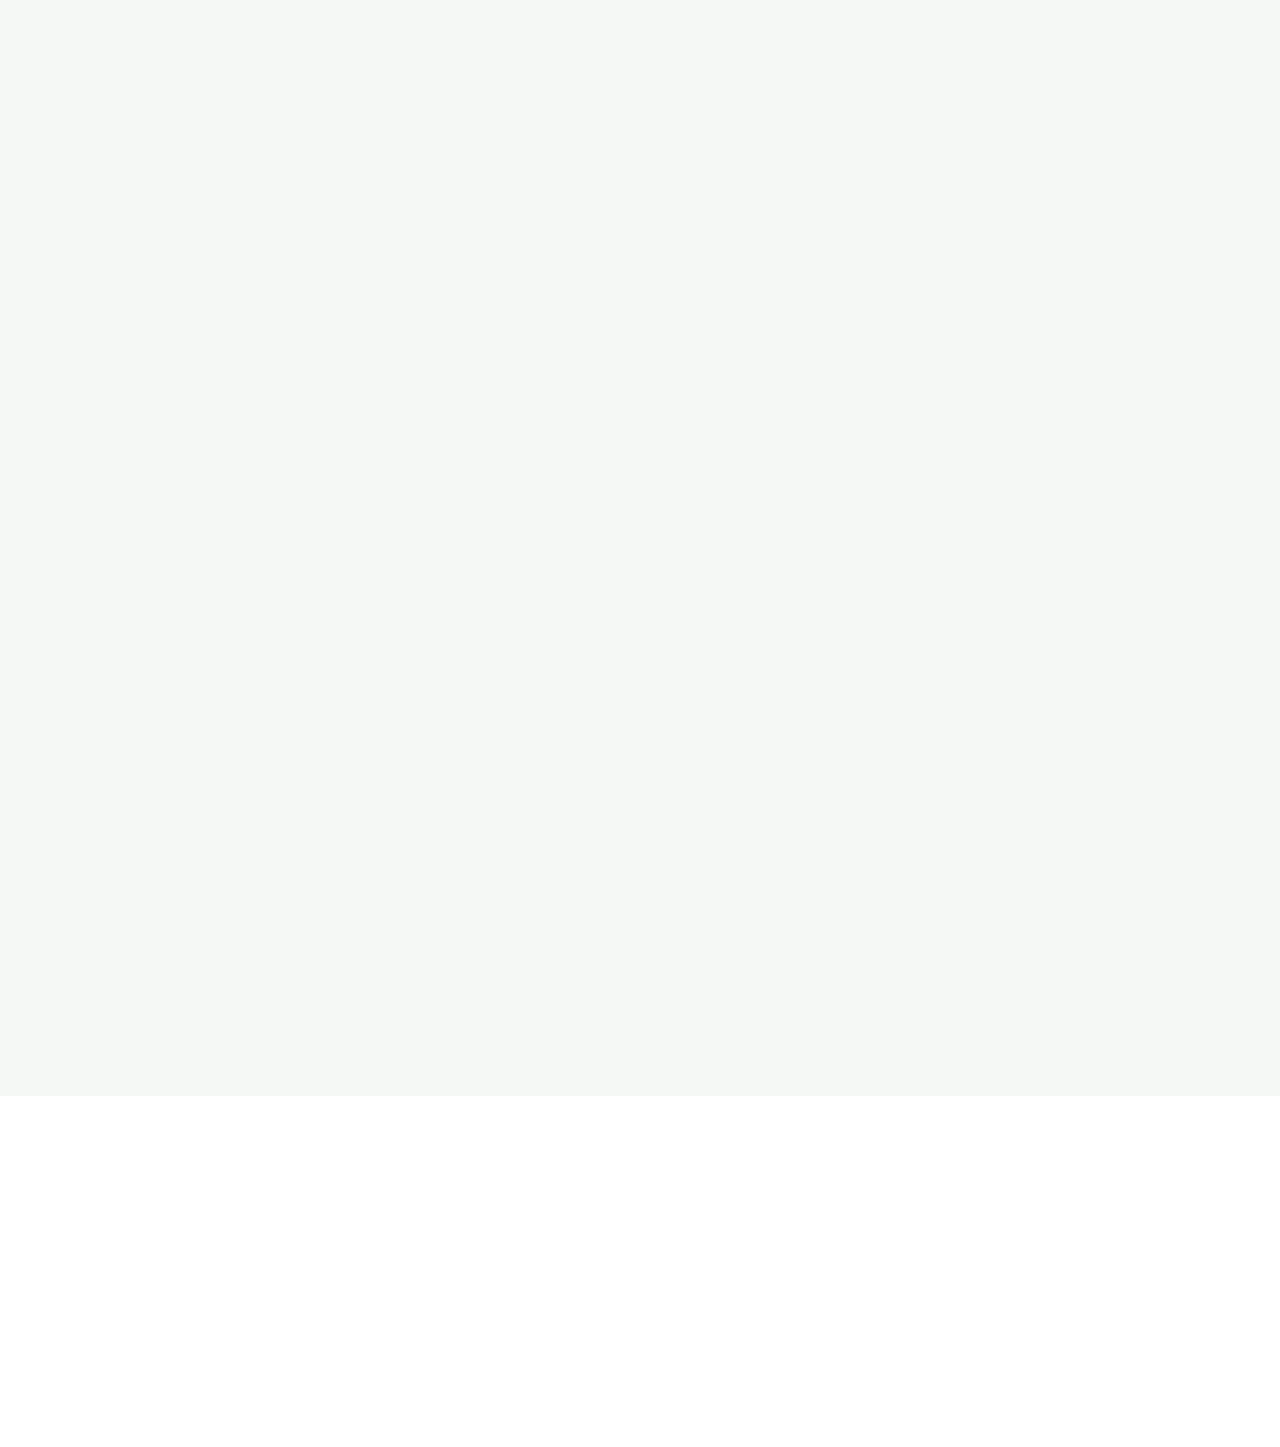
<file: cennik/index.html>
<!doctype html>
<html lang="pl">
<head>
  <meta charset="utf-8">
  <meta name="viewport" content="width=device-width, initial-scale=1, viewport-fit=cover">

  <title>Cennik trenera personalnego Wilanów | od 139 zł</title>
  <meta name="description" content="Cennik treningów personalnych w Wilanowie: 189 zł pojedynczo, 159 zł w pakiecie 4–8 i 139 zł w pakiecie 10+. Zdrofit Wilanów, konsultacja 0 zł.">
  <meta name="robots" content="index,follow,max-image-preview:large,max-snippet:-1,max-video-preview:-1">
  <link rel="canonical" href="https://trenerwilanow.pl/cennik/">

  <!-- Favicon -->
  <link rel="icon" href="/favicon.svg" type="image/svg+xml">
  <link rel="icon" href="/favicon-32x32.png" sizes="32x32" type="image/png">
  <link rel="apple-touch-icon" href="/apple-touch-icon.png" sizes="180x180">

  <!-- Open Graph -->
  <meta property="og:type" content="website">
  <meta property="og:title" content="Cennik treningów personalnych w Wilanowie | Igor Stelmaszczyk">
  <meta property="og:description" content="Przejrzyste ceny: 189 zł pojedynczo, 159 zł w pakiecie 4–8 i 139 zł w pakiecie 10+. Konsultacja 0 zł.">
  <meta property="og:url" content="https://trenerwilanow.pl/cennik/">
  <meta property="og:site_name" content="Igor Stelmaszczyk">
  <meta property="og:locale" content="pl_PL">
  <meta property="og:image" content="https://trenerwilanow.pl/lib/IMG_4377-1-mf2g7usc.webp">
  <meta property="og:image:alt" content="Igor Stelmaszczyk — treningi personalne w Zdrofit Wilanów">

  <meta name="twitter:card" content="summary_large_image">
  <meta name="twitter:title" content="Cennik treningów personalnych w Wilanowie">
  <meta name="twitter:description" content="Treningi 1:1 od 139 zł. Sprawdź pakiety i umów bezpłatną konsultację.">
  <meta name="twitter:image" content="https://trenerwilanow.pl/lib/IMG_4377-1-mf2g7usc.webp">

  <meta name="theme-color" content="#1f7e21">
  <meta name="color-scheme" content="light">

  <!-- Structured data -->
  <script type="application/ld+json">
  {
    "@context":"https://schema.org",
    "@graph":[
      {
        "@type":"WebPage",
        "@id":"https://trenerwilanow.pl/cennik/#webpage",
        "url":"https://trenerwilanow.pl/cennik/",
        "name":"Cennik trenera personalnego Wilanów | od 139 zł",
        "description":"Cennik treningów personalnych 1:1 w Wilanowie.",
        "isPartOf":{"@id":"https://trenerwilanow.pl/#website"},
        "about":{"@id":"https://trenerwilanow.pl/cennik/#service"},
        "inLanguage":"pl-PL"
      },
      {
        "@type":"Service",
        "@id":"https://trenerwilanow.pl/cennik/#service",
        "name":"Trening personalny 1:1 w Wilanowie",
        "serviceType":"Trening personalny",
        "provider":{
          "@type":"Person",
          "@id":"https://trenerwilanow.pl/#igor-stelmaszczyk",
          "name":"Igor Stelmaszczyk"
        },
        "areaServed":{"@type":"AdministrativeArea","name":"Warszawa, Wilanów"},
        "offers":[
          {
            "@type":"Offer",
            "name":"Pojedynczy trening",
            "priceCurrency":"PLN",
            "price":"189",
            "priceSpecification":{
              "@type":"UnitPriceSpecification",
              "price":"189",
              "priceCurrency":"PLN",
              "unitText":"trening"
            }
          },
          {
            "@type":"Offer",
            "name":"Pakiet 4–8 spotkań",
            "priceCurrency":"PLN",
            "price":"159",
            "priceSpecification":{
              "@type":"UnitPriceSpecification",
              "price":"159",
              "priceCurrency":"PLN",
              "unitText":"trening"
            }
          },
          {
            "@type":"Offer",
            "name":"Pakiet 10+ spotkań",
            "priceCurrency":"PLN",
            "price":"139",
            "priceSpecification":{
              "@type":"UnitPriceSpecification",
              "price":"139",
              "priceCurrency":"PLN",
              "unitText":"trening"
            }
          }
        ]
      },
      {
        "@type":"BreadcrumbList",
        "@id":"https://trenerwilanow.pl/cennik/#breadcrumb",
        "itemListElement":[
          {"@type":"ListItem","position":1,"name":"Strona główna","item":"https://trenerwilanow.pl/"},
          {"@type":"ListItem","position":2,"name":"Cennik","item":"https://trenerwilanow.pl/cennik/"}
        ]
      }
    ]
  }
  </script>

  <style>
    :root{
      --green:#2e9b2f;
      --green-dark:#1f7e21;
      --green-deep:#176619;
      --green-soft:#eef8ef;
      --ink:#171a18;
      --muted:#5f6761;
      --line:#dfe7e1;
      --surface:#f7faf7;
      --white:#fff;
      --shadow:0 16px 42px rgba(20,40,24,.10);
      --radius:18px;
      --max:1120px;
      --font:system-ui,-apple-system,BlinkMacSystemFont,"Segoe UI",Roboto,Helvetica,Arial,sans-serif;
    }

    *,*::before,*::after{box-sizing:border-box}
    html{scroll-behavior:smooth}
    body{
      margin:0;background:#fff;color:var(--ink);
      font-family:var(--font);line-height:1.55;
      -webkit-font-smoothing:antialiased;text-rendering:optimizeLegibility;
    }
    a{color:inherit}
    img{display:block;max-width:100%;height:auto}
    [id]{scroll-margin-top:84px}
    .container{width:min(var(--max),calc(100% - 32px));margin-inline:auto}
    .section{padding:72px 0}
    .section-soft{background:var(--surface)}
    .section-kicker{
      margin:0 0 8px;color:var(--green-dark);font-size:.86rem;font-weight:850;
      letter-spacing:.04em;text-transform:uppercase;
    }
    .section-title{
      margin:0;font-size:clamp(1.75rem,3.4vw,2.45rem);
      line-height:1.15;letter-spacing:-.025em;
    }
    .section-lead{max-width:760px;margin:14px 0 0;color:var(--muted);font-size:1.05rem}
    .skip-link{
      position:fixed;left:16px;top:12px;z-index:20000;transform:translateY(-180%);
      padding:10px 14px;border-radius:10px;background:#111;color:#fff;
      font-weight:800;text-decoration:none;transition:transform .15s ease;
    }
    .skip-link:focus{transform:translateY(0)}
    :focus-visible{outline:3px solid #15731b;outline-offset:3px}

    /* Header */
    #site-header{
      position:sticky;top:0;z-index:1000;
      background:rgba(255,255,255,.94);border-bottom:1px solid rgba(0,0,0,.06);
      -webkit-backdrop-filter:saturate(1.15) blur(10px);
      backdrop-filter:saturate(1.15) blur(10px);
      transition:box-shadow .2s ease;
    }
    #site-header.is-scrolled{box-shadow:0 10px 30px rgba(0,0,0,.07)}
    .nav-wrap{min-height:64px;display:flex;align-items:center;gap:18px}
    .brand{display:flex;align-items:center;gap:9px;text-decoration:none;flex:0 0 auto}
    .brand-mark{
      width:32px;height:32px;border-radius:50%;display:grid;place-items:center;
      background:var(--green-dark);color:#fff;font-size:.82rem;font-weight:900;
    }
    .brand-text{display:flex;flex-direction:column;line-height:1.1}
    .brand-text strong{font-size:.96rem}
    .brand-text span{color:var(--muted);font-size:.76rem}
    .desktop-nav{margin-left:auto}
    .desktop-nav ul{display:flex;align-items:center;gap:18px;list-style:none;padding:0;margin:0}
    .desktop-nav a{
      text-decoration:none;font-size:.94rem;font-weight:750;padding:9px 2px;
      border-bottom:2px solid transparent;
    }
    .desktop-nav a:hover,.desktop-nav a[aria-current="page"]{
      color:var(--green-dark);border-bottom-color:var(--green);
    }
    .header-cta{
      display:inline-flex;align-items:center;justify-content:center;
      min-height:42px;padding:10px 15px;border-radius:11px;
      background:var(--green-dark);color:#fff;font-size:.92rem;font-weight:800;
      text-decoration:none;white-space:nowrap;
    }
    .header-cta:hover{background:var(--green-deep)}
    .menu-toggle{
      display:none;margin-left:auto;width:44px;height:44px;border:0;border-radius:10px;
      background:transparent;cursor:pointer;place-items:center;
    }
    .menu-toggle span,.menu-toggle::before,.menu-toggle::after{
      content:"";display:block;width:22px;height:2px;border-radius:2px;background:var(--ink);
      transition:transform .18s ease,opacity .18s ease;
    }
    .menu-toggle span{margin:5px 0}
    .menu-toggle[aria-expanded="true"]::before{transform:translateY(7px) rotate(45deg)}
    .menu-toggle[aria-expanded="true"] span{opacity:0}
    .menu-toggle[aria-expanded="true"]::after{transform:translateY(-7px) rotate(-45deg)}
    .mobile-menu{
      display:none;position:fixed;top:72px;left:16px;right:16px;z-index:1200;
      padding:12px;border:1px solid var(--line);border-radius:16px;background:#fff;
      box-shadow:var(--shadow);
    }
    .mobile-menu.is-open{display:block}
    .mobile-menu a{display:block;padding:12px;border-radius:10px;text-decoration:none;font-weight:750}
    .mobile-menu a:hover,.mobile-menu a[aria-current="page"]{background:var(--green-soft);color:var(--green-dark)}
    .mobile-menu .mobile-wa{
      margin-top:6px;text-align:center;color:var(--green-dark);border:1px solid #b9dcbc;
    }
    .menu-backdrop{
      display:none;position:fixed;inset:64px 0 0;z-index:1100;
      border:0;background:rgba(0,0,0,.18);cursor:pointer;
    }
    .menu-backdrop.is-open{display:block}

    /* Buttons */
    .btn-row{display:flex;gap:12px;flex-wrap:wrap}
    .btn{
      display:inline-flex;align-items:center;justify-content:center;
      min-height:50px;padding:13px 18px;border:2px solid transparent;border-radius:12px;
      text-align:center;text-decoration:none;font-weight:850;line-height:1.15;
      transition:transform .08s ease,background .2s ease,border-color .2s ease,color .2s ease;
    }
    .btn:active{transform:translateY(1px)}
    .btn-primary{background:var(--green-dark);color:#fff;border-color:var(--green-dark)}
    .btn-primary:hover{background:var(--green-deep);border-color:var(--green-deep)}
    .btn-outline{background:#fff;color:var(--green-dark);border-color:#98c99c}
    .btn-outline:hover{background:var(--green-soft);border-color:var(--green-dark)}
    .btn-text{
      min-height:auto;padding:3px 0;border:0;border-radius:0;color:var(--green-dark);
      text-decoration:underline;text-underline-offset:4px;
    }

    /* Breadcrumb */
    .breadcrumb{padding:18px 0 0;color:var(--muted);font-size:.86rem}
    .breadcrumb ol{display:flex;gap:7px;list-style:none;padding:0;margin:0;flex-wrap:wrap}
    .breadcrumb li+li::before{content:"/";margin-right:7px;color:#99a19b}
    .breadcrumb a{text-decoration:none}
    .breadcrumb a:hover{color:var(--green-dark);text-decoration:underline}

    /* Hero */
    .hero{
      padding:58px 0 48px;text-align:center;
      background:
        radial-gradient(700px 320px at 15% 20%,rgba(46,155,47,.09),transparent 65%),
        radial-gradient(560px 300px at 88% 40%,rgba(0,0,0,.04),transparent 65%),
        #fff;
    }
    .hero .section-kicker{margin-bottom:10px}
    .hero h1{
      max-width:850px;margin:0 auto;font-size:clamp(2.3rem,5vw,4rem);
      line-height:1.03;letter-spacing:-.045em;
    }
    .hero-sub{
      max-width:720px;margin:18px auto 0;color:#3e4640;
      font-size:clamp(1.05rem,1.7vw,1.2rem);
    }
    .hero-facts{
      display:flex;justify-content:center;gap:8px;flex-wrap:wrap;
      list-style:none;margin:22px 0 0;padding:0;
    }
    .hero-facts li{
      padding:7px 10px;border-radius:999px;background:#fff;border:1px solid var(--line);
      color:#364139;font-size:.86rem;font-weight:780;
    }

    /* Pricing */
    .pricing-grid{
      display:grid;grid-template-columns:repeat(3,1fr);
      gap:18px;align-items:stretch;margin-top:32px;
    }
    .price-card{
      position:relative;display:flex;flex-direction:column;
      padding:28px;border:1px solid var(--line);border-radius:20px;background:#fff;
      box-shadow:0 10px 30px rgba(15,35,18,.05);
    }
    .price-card.featured{
      border:2px solid var(--green-dark);
      background:linear-gradient(150deg,#f2fbf2,#fff);
      box-shadow:0 18px 42px rgba(31,126,33,.12);
      transform:translateY(-8px);
    }
    .badge{
      position:absolute;top:-13px;left:50%;transform:translateX(-50%);
      padding:5px 11px;border-radius:999px;background:var(--green-dark);color:#fff;
      font-size:.76rem;font-weight:850;white-space:nowrap;
    }
    .price-card h2{margin:0;font-size:1.3rem;line-height:1.25}
    .price-card .for-whom{margin:8px 0 0;color:var(--muted);min-height:3em}
    .amount{
      margin:22px 0 0;display:flex;align-items:baseline;justify-content:center;gap:7px;
    }
    .amount strong{font-size:2.65rem;line-height:1;letter-spacing:-.05em}
    .amount span{color:var(--green-dark);font-weight:850}
    .package-points{
      display:grid;gap:10px;list-style:none;margin:24px 0 0;padding:0;text-align:left;
    }
    .package-points li{position:relative;padding-left:25px;color:#344036}
    .package-points li::before{
      content:"✓";position:absolute;left:0;color:var(--green-dark);font-weight:900;
    }
    .price-card .btn{margin-top:auto;padding-top:13px;transform:none}
    .price-card .card-cta{margin-top:25px}
    .price-card .small-note{margin:9px 0 0;color:var(--muted);font-size:.82rem;text-align:center}

    /* Consultation strip */
    .consult-strip{
      display:grid;grid-template-columns:1fr auto;gap:28px;align-items:center;
      margin-top:34px;padding:25px 28px;border-radius:18px;
      background:#152018;color:#fff;
    }
    .consult-strip h2{margin:0;font-size:1.35rem}
    .consult-strip p{margin:7px 0 0;color:#d4ded6}
    .consult-strip .btn-outline{background:transparent;color:#fff;border-color:#77917b}
    .consult-strip .btn-outline:hover{background:rgba(255,255,255,.08);border-color:#fff}

    /* Included */
    .included-grid{display:grid;grid-template-columns:repeat(2,1fr);gap:16px;margin-top:28px}
    .included{
      display:grid;grid-template-columns:auto 1fr;gap:14px;
      padding:22px;border:1px solid var(--line);border-radius:16px;background:#fff;
    }
    .included-icon{
      width:38px;height:38px;border-radius:50%;display:grid;place-items:center;
      background:var(--green-soft);color:var(--green-dark);font-weight:900;
    }
    .included h3{margin:0;font-size:1.06rem}
    .included p{margin:6px 0 0;color:var(--muted);font-size:.93rem}

    /* Choose */
    .choose-grid{display:grid;grid-template-columns:repeat(3,1fr);gap:18px;margin-top:28px}
    .choose-card{
      padding:24px;border:1px solid var(--line);border-radius:18px;background:#fff;
    }
    .choose-card h3{margin:0;font-size:1.1rem}
    .choose-card p{margin:9px 0 0;color:var(--muted)}
    .choose-card strong{color:var(--green-dark)}

    /* Terms */
    .terms-box{
      display:grid;grid-template-columns:1fr 1fr;gap:20px;margin-top:28px;
    }
    .term{
      padding:24px;border:1px solid var(--line);border-radius:18px;background:#fff;
    }
    .term h3{margin:0;font-size:1.08rem}
    .term p{margin:8px 0 0;color:var(--muted)}
    .term a{color:var(--green-dark);font-weight:800}

    /* FAQ */
    .faq-wrap{max-width:820px;margin:30px auto 0;display:grid;gap:10px}
    .faq-item{border:1px solid var(--line);border-radius:14px;background:#fff;overflow:hidden}
    .faq-item summary{
      position:relative;cursor:pointer;list-style:none;padding:17px 50px 17px 18px;font-weight:820;
    }
    .faq-item summary::-webkit-details-marker{display:none}
    .faq-item summary::after{
      content:"+";position:absolute;right:18px;top:50%;transform:translateY(-50%);
      color:var(--green-dark);font-size:1.4rem;font-weight:700;
    }
    .faq-item[open] summary::after{content:"−"}
    .faq-answer{padding:0 18px 18px;color:var(--muted)}
    .faq-answer p{margin:0}
    .faq-answer a{color:var(--green-dark);font-weight:800}

    /* Final CTA */
    .final-cta{
      padding:40px;border-radius:22px;background:var(--green-soft);
      border:1px solid #c8e3ca;text-align:center;
    }
    .final-cta h2{margin:0;font-size:clamp(1.65rem,3.2vw,2.35rem)}
    .final-cta p{max-width:650px;margin:12px auto 0;color:var(--muted)}
    .final-cta .btn-row{justify-content:center;margin-top:22px}

    /* Footer */
    #site-footer{background:#0f1410;color:#d9e2db}
    .footer-grid{display:grid;grid-template-columns:1.3fr .8fr .8fr;gap:36px;padding:42px 0 30px}
    #site-footer h2,#site-footer h3{margin:0;color:#fff}
    #site-footer h2{font-size:1.1rem}
    #site-footer h3{font-size:.95rem}
    #site-footer p{margin:10px 0 0;color:#bfcac1}
    #site-footer address{margin-top:10px;font-style:normal;line-height:1.8}
    #site-footer a{color:#e5f6e7;text-decoration:none}
    #site-footer a:hover{text-decoration:underline;text-underline-offset:3px}
    .footer-links{list-style:none;padding:0;margin:10px 0 0;display:grid;gap:7px}
    .footer-bottom{
      border-top:1px solid rgba(255,255,255,.09);
      padding:16px 0 22px;color:#aeb9b0;font-size:.88rem;
    }

    .wa-fab{
      display:none;position:fixed;right:16px;bottom:16px;z-index:900;
      width:56px;height:56px;border-radius:50%;background:#25D366;color:#fff;
      text-decoration:none;box-shadow:0 10px 24px rgba(0,0,0,.22);place-items:center;
    }
    .wa-fab svg{width:27px;height:27px;fill:currentColor}

    #pricing,#included,#choose,#terms,#faq,#final-cta,#site-footer{
      content-visibility:auto;contain-intrinsic-size:1px 650px;
    }

    @media (max-width:900px){
      .desktop-nav,.header-cta{display:none}
      .menu-toggle{display:grid}
      .pricing-grid{grid-template-columns:1fr}
      .price-card.featured{transform:none}
      .included-grid,.choose-grid{grid-template-columns:1fr 1fr}
      .choose-grid .choose-card:last-child{grid-column:1/-1}
      .footer-grid{grid-template-columns:1fr 1fr}
      .footer-grid>:first-child{grid-column:1/-1}
    }

    @media (max-width:680px){
      .container{width:min(var(--max),calc(100% - 24px))}
      .section{padding:56px 0}
      .nav-wrap{min-height:60px}
      .hero{padding:38px 0 42px}
      .consult-strip{grid-template-columns:1fr;text-align:center}
      .consult-strip .btn-row{justify-content:center}
      .included-grid,.choose-grid,.terms-box{grid-template-columns:1fr}
      .choose-grid .choose-card:last-child{grid-column:auto}
      .footer-grid{grid-template-columns:1fr;gap:26px}
      .footer-grid>:first-child{grid-column:auto}
      .wa-fab{display:grid}
      .btn-row{justify-content:center}
    }

    @media (max-width:380px){
      .brand-text span{display:none}
      .btn{width:100%}
    }

    @media (prefers-reduced-motion:reduce){
      html{scroll-behavior:auto}
      *,*::before,*::after{scroll-behavior:auto!important;transition:none!important;animation:none!important}
    }
  </style>
  <script src="/consent.js" defer></script>
</head>

<body>
  <a class="skip-link" href="#main">Przejdź do treści</a>

  <svg xmlns="http://www.w3.org/2000/svg" style="display:none" aria-hidden="true">
    <symbol id="ico-wa" viewBox="0 0 32 32">
      <path d="M19.1 17.4c-.2-.1-1.3-.6-1.5-.7-.2-.1-.4-.1-.6.1-.2.2-.6.7-.7.8-.1.1-.3.2-.6.1-.2-.1-.9-.3-1.7-1-.6-.5-1-1.1-1.1-1.3-.1-.2 0-.4.1-.5s.5-.6.6-.8c.1-.2.1-.4 0-.5s-.6-1.4-.8-1.9-.4-.4-.6-.4h-.5c-.2 0-.5.1-.7.3-.2.2-.9.8-.9 2s1 2.4 1.1 2.6c.1.2 1.9 3 4.5 4.1.6.3 1.1.5 1.5.6.6.2 1.1.2 1.5.1.5-.1 1.3-.5 1.5-1.1.2-.6.2-1.1.1-1.2 0-.1-.2-.1-.4-.2z"/>
      <path d="M16 3C9.9 3 5 7.9 5 14c0 2.5.9 4.8 2.4 6.6L6 29l8.6-1.4c1.4.4 2.9.6 4.4.6 6.1 0 11-4.9 11-11S22.1 3 16 3zm0 20.9c-1.5 0-2.9-.4-4.1-1l-.3-.2-5 .8.9-4.8-.2-.3C6.4 17.1 6 15.6 6 14c0-5.5 4.5-10 10-10s10 4.5 10 10-4.5 9.9-10 9.9z"/>
    </symbol>
  </svg>

  <header id="site-header">
    <div class="container nav-wrap">
      <a class="brand" href="/" aria-label="Strona główna — Igor Stelmaszczyk">
        <span class="brand-mark" aria-hidden="true">IS</span>
        <span class="brand-text"><strong>Igor Stelmaszczyk</strong><span>Trener personalny</span></span>
      </a>

      <nav class="desktop-nav" aria-label="Główne">
        <ul>
          <li><a href="/o-mnie/">O mnie</a></li>
          <li><a href="/uslugi/">Usługi</a></li>
          <li><a href="/cennik/" aria-current="page">Cennik</a></li>
          <li><a href="/efekty/">Efekty</a></li>
          <li><a href="/umow-konsultacje/">Kontakt</a></li>
        </ul>
      </nav>

      <a class="header-cta" href="/umow-konsultacje/" data-track="consult_header">Umów konsultację</a>

      <button class="menu-toggle" type="button" aria-expanded="false" aria-controls="mobile-menu" aria-label="Otwórz menu">
        <span></span>
      </button>
    </div>
  </header>

  <nav id="mobile-menu" class="mobile-menu" aria-label="Menu mobilne" aria-hidden="true">
    <a href="/o-mnie/">O mnie</a>
    <a href="/uslugi/">Usługi</a>
    <a href="/cennik/" aria-current="page">Cennik</a>
    <a href="/efekty/">Efekty</a>
    <a href="/umow-konsultacje/">Kontakt</a>
    <a class="mobile-wa"
       href="https://wa.me/48537918161?text=Cze%C5%9B%C4%87%2C%20chc%C4%99%20zapyta%C4%87%20o%20pakiet%20trening%C3%B3w%20w%20Wilanowie.%20M%C3%B3j%20cel%3A%20__"
       target="_blank" rel="noopener noreferrer" data-track="whatsapp_menu">Napisz na WhatsApp</a>
  </nav>
  <button class="menu-backdrop" type="button" aria-label="Zamknij menu"></button>

  <a class="wa-fab"
     href="https://wa.me/48537918161?text=Cze%C5%9B%C4%87%2C%20chc%C4%99%20zapyta%C4%87%20o%20pakiet%20trening%C3%B3w%20w%20Wilanowie.%20M%C3%B3j%20cel%3A%20__"
     target="_blank" rel="noopener noreferrer"
     aria-label="Zapytaj o pakiet na WhatsApp"
     data-track="whatsapp_fab">
    <svg aria-hidden="true" focusable="false"><use href="#ico-wa"/></svg>
  </a>

  <main id="main" tabindex="-1">
    <div class="container breadcrumb">
      <nav aria-label="Okruszki">
        <ol>
          <li><a href="/">Strona główna</a></li>
          <li aria-current="page">Cennik</li>
        </ol>
      </nav>
    </div>

    <section class="hero" aria-labelledby="page-title">
      <div class="container">
        <p class="section-kicker">Treningi personalne 1:1 • Wilanów</p>
        <h1 id="page-title">Cennik treningów personalnych w Wilanowie</h1>
        <p class="hero-sub">Trzy proste warianty. Im większy pakiet, tym niższa cena pojedynczego treningu. Każde spotkanie trwa około 50–60 minut.</p>
        <ul class="hero-facts">
          <li>konsultacja 0 zł</li>
          <li>Zdrofit Wilanów</li>
          <li>od 139 zł / trening</li>
        </ul>
      </div>
    </section>

    <section id="pricing" class="section section-soft" aria-labelledby="pricing-title">
      <div class="container">
        <p class="section-kicker">Wybierz poziom regularności</p>
        <h2 id="pricing-title" class="section-title">Pakiety i ceny</h2>
        <p class="section-lead">Nie musisz od razu wybierać największego pakietu. Jeśli nie wiesz, który wariant ma sens przy Twoim celu i grafiku, ustalimy to podczas bezpłatnej konsultacji.</p>

        <div class="pricing-grid">
          <article class="price-card">
            <h2>Pojedynczy trening</h2>
            <p class="for-whom">Gdy chcesz zacząć od jednego spotkania albo potrzebujesz pojedynczej konsultacji treningowej.</p>
            <div class="amount"><strong>189 zł</strong><span>/ trening</span></div>
            <ul class="package-points">
              <li>50–60 minut pracy 1:1</li>
              <li>Korekta techniki</li>
              <li>Dobór ćwiczeń do celu</li>
            </ul>
            <div class="card-cta">
              <a class="btn btn-outline" href="/umow-konsultacje/" data-track="single_consult">Zapytaj o termin</a>
            </div>
          </article>

          <article class="price-card">
            <h2>Pakiet 4–8 spotkań</h2>
            <p class="for-whom">Dla osób, które chcą regularnie trenować bez wybierania od razu największego pakietu.</p>
            <div class="amount"><strong>159 zł</strong><span>/ trening</span></div>
            <ul class="package-points">
              <li>Regularne treningi 1:1</li>
              <li>Plan i progresja</li>
              <li>Stały rytm współpracy</li>
            </ul>
            <div class="card-cta">
              <a class="btn btn-outline" href="/umow-konsultacje/" data-track="medium_consult">Wybierz ten wariant</a>
            </div>
          </article>

          <article class="price-card featured">
            <span class="badge">Najniższa cena / trening</span>
            <h2>Pakiet 10+ spotkań</h2>
            <p class="for-whom">Dla regularnej współpracy i osób, które chcą konsekwentnie pracować nad progresją.</p>
            <div class="amount"><strong>139 zł</strong><span>/ trening</span></div>
            <ul class="package-points">
              <li>Najniższa stawka za spotkanie</li>
              <li>Plan dopasowany do celu</li>
              <li>Wsparcie między treningami</li>
              <li>Regularne monitorowanie progresji</li>
            </ul>
            <div class="card-cta">
              <a class="btn btn-primary" href="/umow-konsultacje/" data-track="large_consult">Umów konsultację 0 zł</a>
            </div>
          </article>
        </div>

        <div class="consult-strip">
          <div>
            <h2>Nie wiesz, który pakiet wybrać?</h2>
            <p>Nie musisz decydować przed rozmową. Opisz cel i dostępność, a dobierzemy sensowny wariant.</p>
          </div>
          <div class="btn-row">
            <a class="btn btn-primary" href="/umow-konsultacje/" data-track="consult_strip">Konsultacja 0 zł</a>
            <a class="btn btn-outline"
               href="https://wa.me/48537918161?text=Cze%C5%9B%C4%87%2C%20nie%20wiem%20jaki%20pakiet%20wybra%C4%87.%20M%C3%B3j%20cel%3A%20__%2C%20ile%20razy%20w%20tygodniu%20mog%C4%99%20trenowa%C4%87%3A%20__"
               target="_blank" rel="noopener noreferrer"
               data-track="whatsapp_strip">Zapytaj na WhatsApp</a>
          </div>
        </div>
      </div>
    </section>

    <section id="included" class="section" aria-labelledby="included-title">
      <div class="container">
        <p class="section-kicker">Co obejmuje współpraca</p>
        <h2 id="included-title" class="section-title">Za co płacisz?</h2>
        <p class="section-lead">Nie chodzi tylko o obecność trenera przez godzinę. W cenie współpracy jest przygotowanie, prowadzenie treningu i bieżące dopasowywanie planu.</p>

        <div class="included-grid">
          <article class="included">
            <div class="included-icon" aria-hidden="true">1</div>
            <div><h3>Indywidualny plan</h3><p>Ćwiczenia i progresja dopasowane do celu, poziomu oraz realnej częstotliwości treningów.</p></div>
          </article>
          <article class="included">
            <div class="included-icon" aria-hidden="true">2</div>
            <div><h3>Korekta techniki</h3><p>Na każdym spotkaniu poprawiam wykonanie, ustawienie i dobór obciążenia.</p></div>
          </article>
          <article class="included">
            <div class="included-icon" aria-hidden="true">3</div>
            <div><h3>Monitoring progresu</h3><p>Sprawdzamy, co działa, i aktualizujemy plan zamiast trzymać się go na siłę.</p></div>
          </article>
          <article class="included">
            <div class="included-icon" aria-hidden="true">4</div>
            <div><h3>Kontakt między treningami</h3><p>Możesz odezwać się z krótkim pytaniem dotyczącym planu lub organizacji kolejnego spotkania.</p></div>
          </article>
        </div>
      </div>
    </section>

    <section id="choose" class="section section-soft" aria-labelledby="choose-title">
      <div class="container">
        <p class="section-kicker">Prosty wybór</p>
        <h2 id="choose-title" class="section-title">Który wariant ma najwięcej sensu?</h2>

        <div class="choose-grid">
          <article class="choose-card">
            <h3>Chcę tylko sprawdzić współpracę</h3>
            <p>Najpierw skorzystaj z <strong>bezpłatnej konsultacji</strong>. Jeśli chcesz później pojedynczego spotkania, wybierasz trening za 189 zł.</p>
          </article>
          <article class="choose-card">
            <h3>Chcę ćwiczyć przez kilka tygodni</h3>
            <p>Pakiet <strong>4–8 spotkań</strong> za 159 zł / trening daje regularność bez konieczności wybierania od razu największego wariantu.</p>
          </article>
          <article class="choose-card">
            <h3>Chcę trenować regularnie</h3>
            <p>Przy współpracy 10+ spotkań cena spada do <strong>139 zł / trening</strong> — to najniższa stawka w cenniku.</p>
          </article>
        </div>
      </div>
    </section>

    <section id="terms" class="section" aria-labelledby="terms-title">
      <div class="container">
        <p class="section-kicker">Bez ukrytych założeń</p>
        <h2 id="terms-title" class="section-title">Ważne przed zakupem pakietu</h2>

        <div class="terms-box">
          <article class="term">
            <h3>Płatność</h3>
            <p>Pakiety są opłacane z góry. Sposób płatności ustalamy przy rozpoczęciu współpracy. Faktura jest dostępna na życzenie.</p>
          </article>
          <article class="term">
            <h3>Karnet do Zdrofit</h3>
            <p>Cena powyżej dotyczy mojej usługi trenerskiej. Dostęp do klubu Zdrofit jest osobny i wymaga odpowiedniego karnetu.</p>
          </article>
          <article class="term">
            <h3>Niewykorzystane treningi</h3>
            <p>Terminy niewykorzystanych spotkań można uzgodnić ponownie. Zasady i ważność pakietu ustalamy przed rozpoczęciem współpracy.</p>
          </article>
          <article class="term">
            <h3>Miejsce treningów</h3>
            <p>Spotkania prowadzę w Zdrofit Wilanów przy al. Rzeczypospolitej 1. <a href="/lokalizacja/">Sprawdź lokalizację i dojazd.</a></p>
          </article>
        </div>
      </div>
    </section>

    <section id="faq" class="section section-soft" aria-labelledby="faq-title">
      <div class="container">
        <p class="section-kicker" style="text-align:center">Najczęstsze pytania</p>
        <h2 id="faq-title" class="section-title" style="text-align:center">Cennik — FAQ</h2>

        <div class="faq-wrap">
          <details class="faq-item">
            <summary>Ile kosztuje pojedynczy trening personalny?</summary>
            <div class="faq-answer"><p>189 zł za trening trwający około 50–60 minut.</p></div>
          </details>
          <details class="faq-item">
            <summary>Jaka jest najniższa cena za trening?</summary>
            <div class="faq-answer"><p>139 zł za trening w pakiecie 10+ spotkań.</p></div>
          </details>
          <details class="faq-item">
            <summary>Czy konsultacja jest płatna?</summary>
            <div class="faq-answer"><p>Nie. Konsultacja wstępna kosztuje 0 zł. To rozmowa przed rozpoczęciem regularnych treningów, a nie darmowy trening.</p></div>
          </details>
          <details class="faq-item">
            <summary>Czy płacę za pakiet z góry?</summary>
            <div class="faq-answer"><p>Tak, pakiet jest opłacany z góry przed rozpoczęciem współpracy w wybranym wariancie.</p></div>
          </details>
          <details class="faq-item">
            <summary>Czy cena obejmuje karnet do Zdrofit?</summary>
            <div class="faq-answer"><p>Nie. Cennik dotyczy usługi trenerskiej. Dostęp do klubu Zdrofit rozliczany jest osobno.</p></div>
          </details>
          <details class="faq-item">
            <summary>Czy wystawiasz fakturę?</summary>
            <div class="faq-answer"><p>Tak, faktura jest dostępna na życzenie.</p></div>
          </details>
          <details class="faq-item">
            <summary>Co jeśli nie wiem, który pakiet wybrać?</summary>
            <div class="faq-answer"><p>Umów bezpłatną konsultację. Na podstawie celu, doświadczenia i tego, ile razy w tygodniu możesz trenować, dobierzemy sensowny wariant.</p></div>
          </details>
        </div>
      </div>
    </section>

    <section id="final-cta" class="section" aria-labelledby="final-title">
      <div class="container">
        <div class="final-cta">
          <h2 id="final-title">Chcesz zacząć, ale nie chcesz kupować pakietu w ciemno?</h2>
          <p>Najpierw bezpłatna konsultacja. Ustalimy cel i sprawdzimy, czy współpraca 1:1 jest dla Ciebie dobrym rozwiązaniem.</p>
          <div class="btn-row">
            <a class="btn btn-primary" href="/umow-konsultacje/" data-track="consult_final">Umów konsultację 0 zł</a>
            <a class="btn btn-outline" href="/trener-personalny-wilanow/">Zobacz, jak wygląda współpraca</a>
          </div>
        </div>
      </div>
    </section>
  </main>

  <footer id="site-footer">
    <div class="container footer-grid">
      <div>
        <h2>Igor Stelmaszczyk</h2>
        <p>Treningi personalne 1:1 w Zdrofit Wilanów. Jasny cennik, plan dopasowany do celu i bezpłatna konsultacja na start.</p>
        <address>
          <a href="mailto:treningi.wilanow@gmail.com">treningi.wilanow@gmail.com</a><br>
          <a href="tel:+48537918161">+48 537 918 161</a>
        </address>
      </div>

      <nav aria-label="Najważniejsze strony">
        <h3>Na skróty</h3>
        <ul class="footer-links">
          <li><a href="/trener-personalny-wilanow/">Trener personalny Wilanów</a></li>
          <li><a href="/trener-zdrofit-wilanow/">Trener Zdrofit Wilanów</a></li>
          <li><a href="/uslugi/">Usługi</a></li>
          <li><a href="/efekty/">Efekty</a></li>
        </ul>
      </nav>

      <nav aria-label="Kontakt i informacje">
        <h3>Informacje</h3>
        <ul class="footer-links">
          <li><a href="/o-mnie/">O mnie</a></li>
          <li><a href="/lokalizacja/">Lokalizacja</a></li>
          <li><a href="/faq/">FAQ</a></li>
          <li><a href="/umow-konsultacje/">Kontakt</a></li>
        </ul>
      </nav>
    </div>

    <div class="container footer-bottom">
      © 2026 Igor Stelmaszczyk • Wszystkie prawa zastrzeżone
    </div>
  </footer>

  <script>
    (function(){
      const header = document.getElementById('site-header');
      const toggle = document.querySelector('.menu-toggle');
      const menu = document.getElementById('mobile-menu');
      const backdrop = document.querySelector('.menu-backdrop');

      function setMenu(open){
        toggle.setAttribute('aria-expanded', String(open));
        toggle.setAttribute('aria-label', open ? 'Zamknij menu' : 'Otwórz menu');
        menu.setAttribute('aria-hidden', String(!open));
        menu.classList.toggle('is-open', open);
        backdrop.classList.toggle('is-open', open);
        document.body.style.overflow = open ? 'hidden' : '';
      }

      toggle.addEventListener('click', function(){
        setMenu(toggle.getAttribute('aria-expanded') !== 'true');
      });

      backdrop.addEventListener('click', function(){
        setMenu(false);
        toggle.focus();
      });

      menu.addEventListener('click', function(e){
        if(e.target.closest('a')) setMenu(false);
      });

      document.addEventListener('keydown', function(e){
        if(e.key === 'Escape' && toggle.getAttribute('aria-expanded') === 'true'){
          setMenu(false);
          toggle.focus();
        }
      });

      function syncHeaderShadow(){
        header.classList.toggle('is-scrolled', window.scrollY > 4);
      }
      syncHeaderShadow();
      window.addEventListener('scroll', syncHeaderShadow, {passive:true});
    })();

    

    document.addEventListener('click', function(e){
      const el = e.target.closest('[data-track]');
      if(!el || !window.__twConsent || window.__twConsent.analytics !== true || typeof window.gtag !== 'function') return;
      window.gtag('event', 'cta_click', {
        event_category:'CTA',
        event_label:el.getAttribute('data-track')
      });
    }, {passive:true});
  </script>
</body>
</html>
</file>
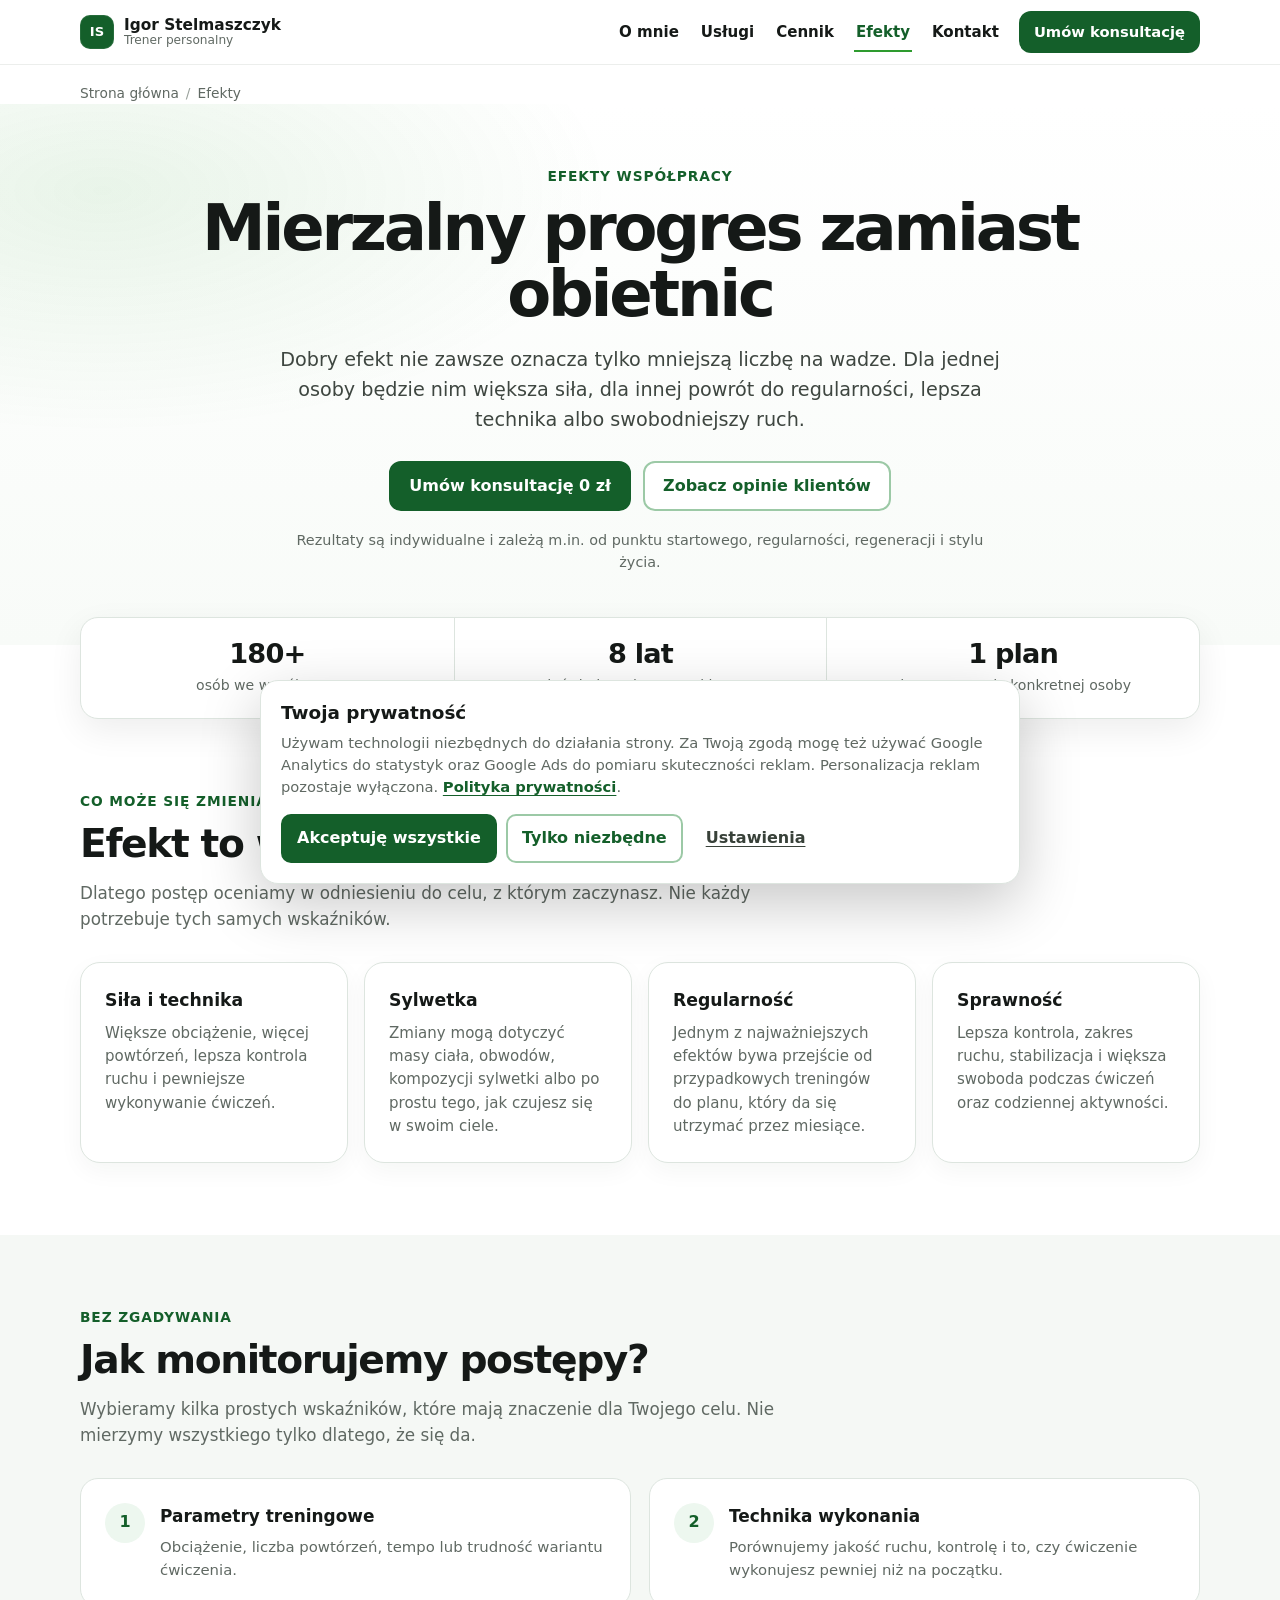
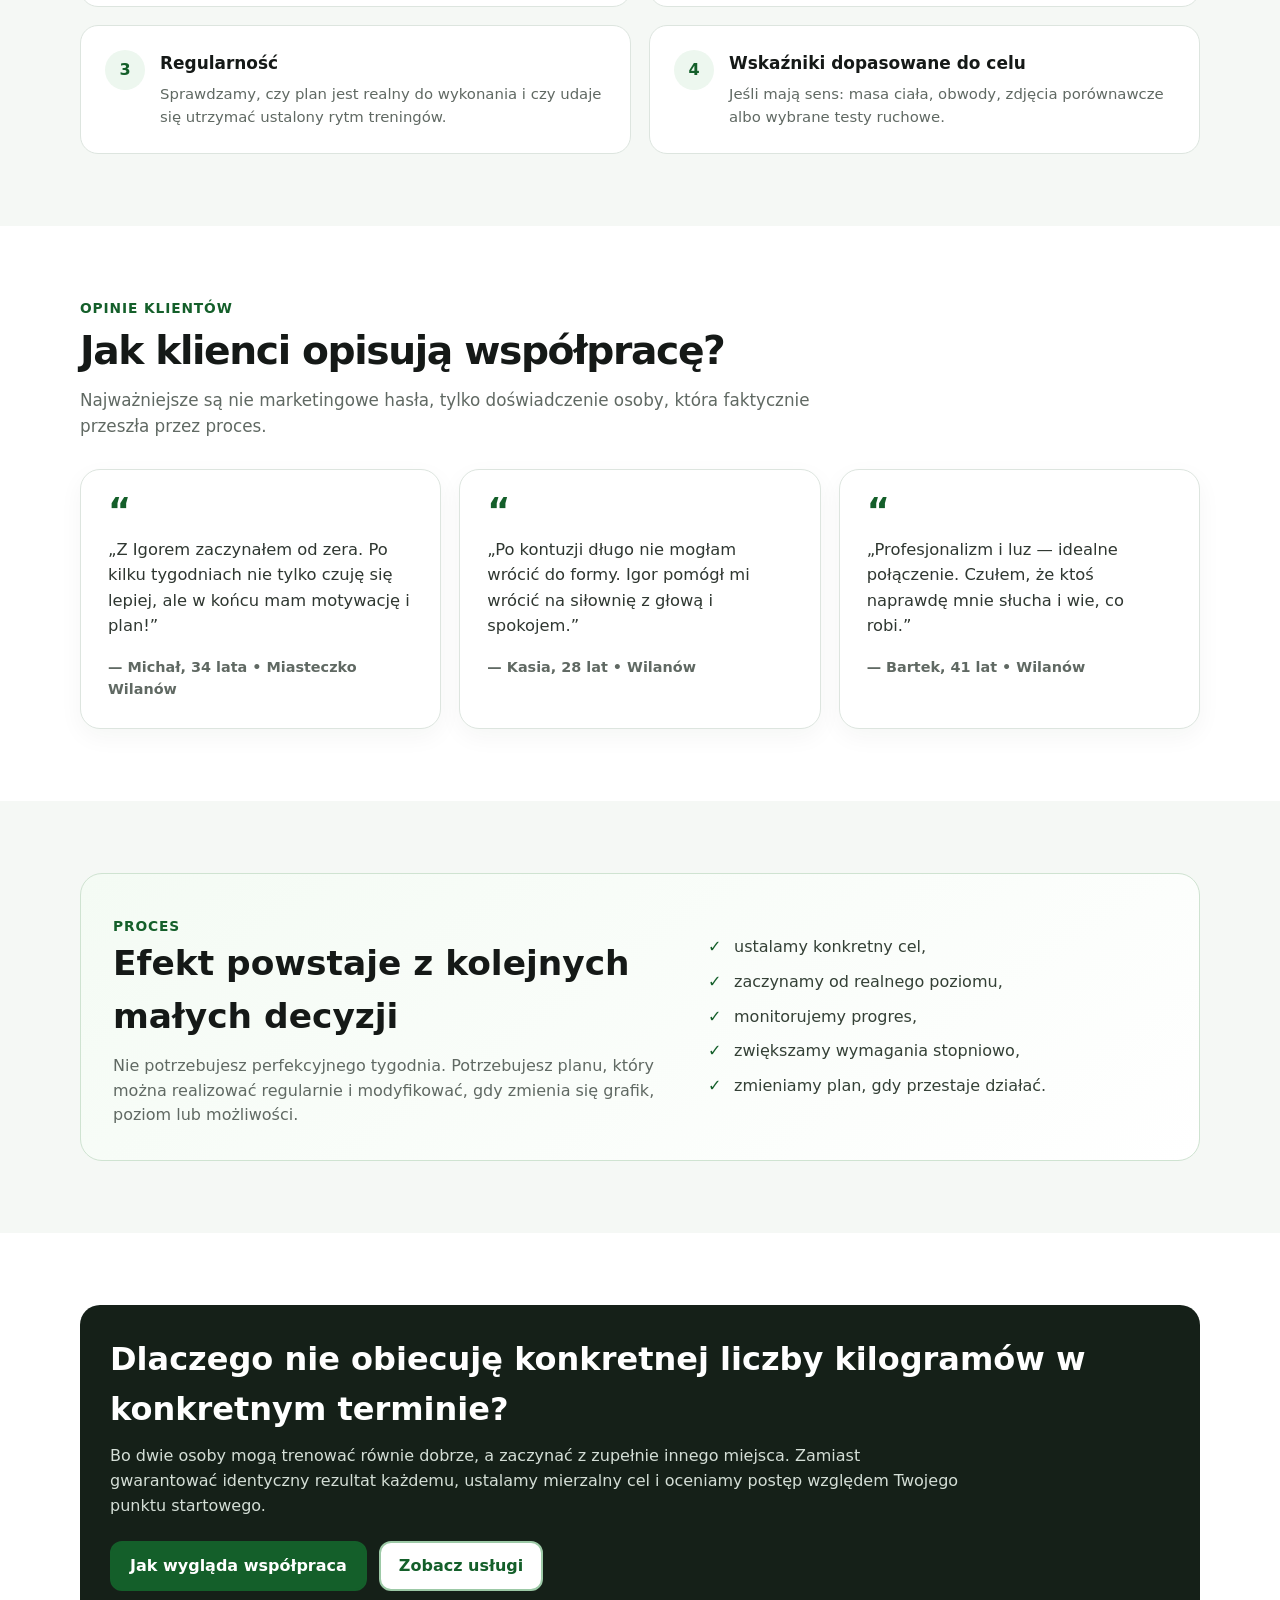
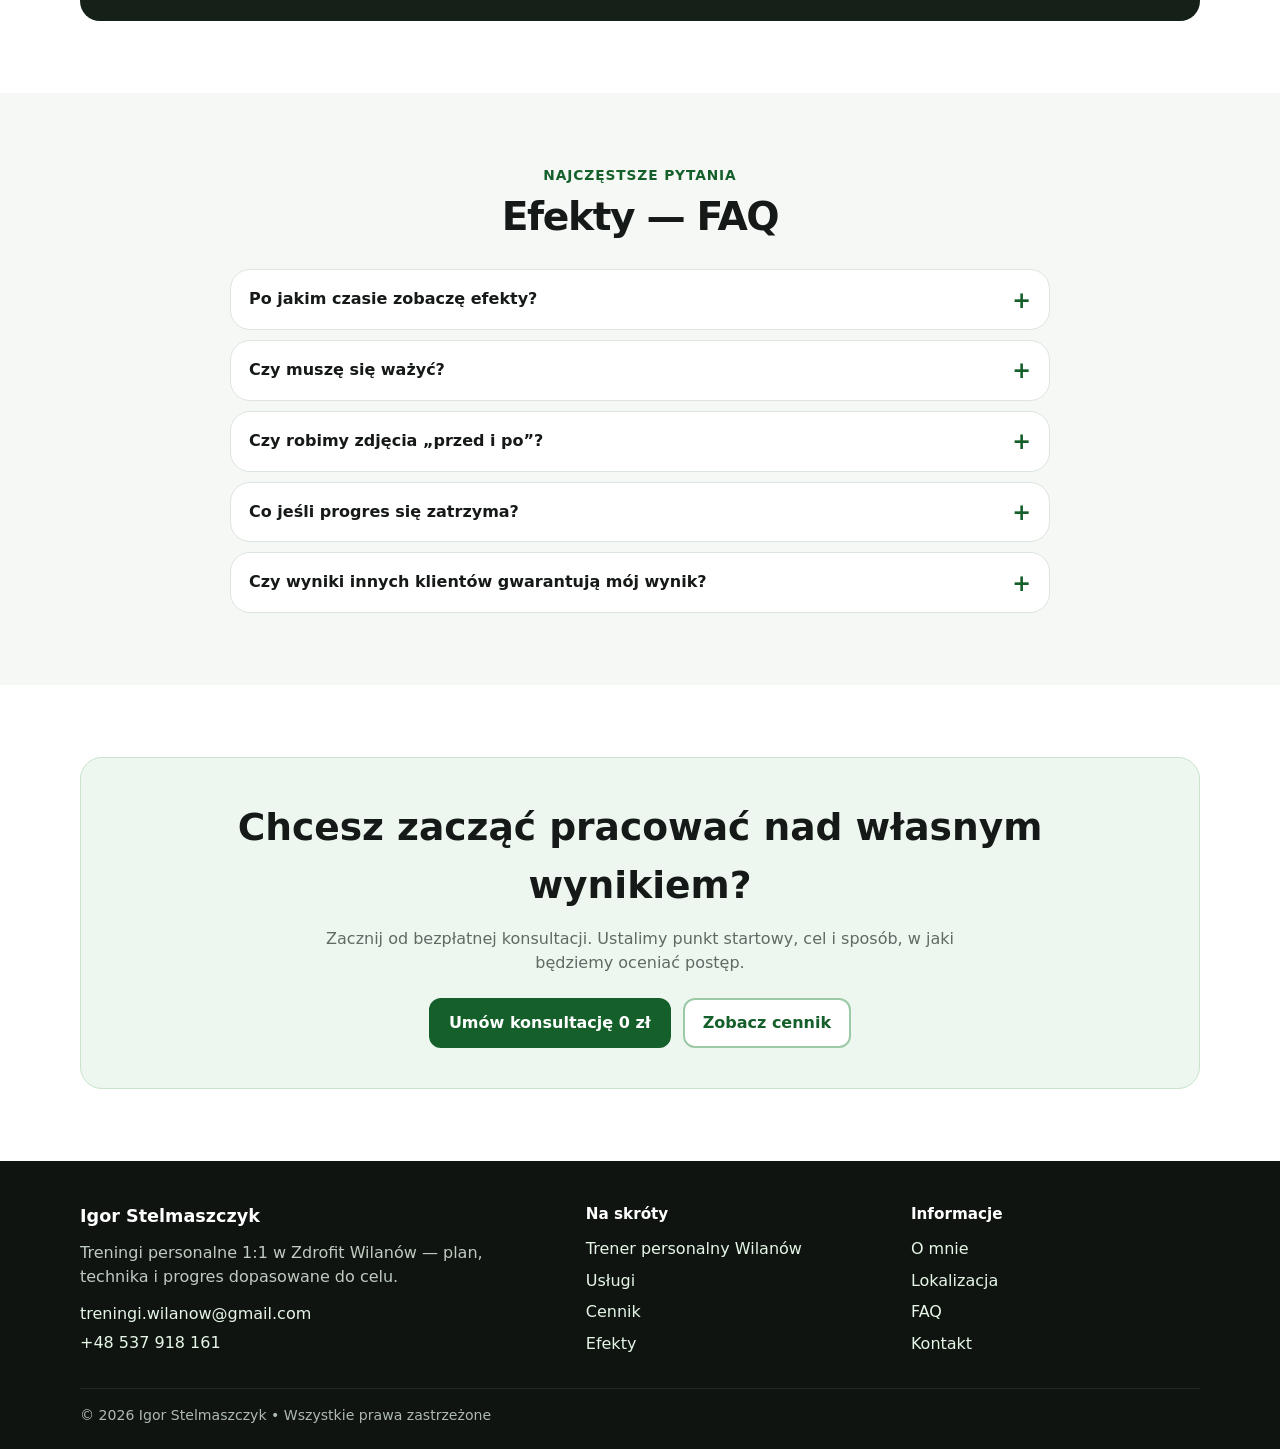
<file: efekty/index.html>
<!doctype html>
<html lang="pl">
<head>
  <meta charset="utf-8">
  <meta name="viewport" content="width=device-width, initial-scale=1, viewport-fit=cover">

  <title>Efekty treningów personalnych Wilanów | Opinie klientów</title>
  <meta name="description" content="Efekty współpracy z trenerem personalnym w Wilanowie: siła, technika, regularność i sprawność. Zobacz opinie klientów Igora Stelmaszczyka.">
  <meta name="robots" content="index,follow,max-image-preview:large,max-snippet:-1,max-video-preview:-1">
  <link rel="canonical" href="https://trenerwilanow.pl/efekty/">

  <link rel="icon" href="/favicon.svg" type="image/svg+xml">
  <link rel="icon" href="/favicon-32x32.png" sizes="32x32" type="image/png">
  <link rel="apple-touch-icon" href="/apple-touch-icon.png" sizes="180x180">

  <meta property="og:type" content="website">
  <meta property="og:title" content="Efekty treningów personalnych Wilanów | Igor Stelmaszczyk">
  <meta property="og:description" content="Mierzalny progres zamiast obietnic. Zobacz, jak monitorujemy postępy i co mówią klienci.">
  <meta property="og:url" content="https://trenerwilanow.pl/efekty/">
  <meta property="og:site_name" content="Igor Stelmaszczyk">
  <meta property="og:locale" content="pl_PL">
  <meta property="og:image" content="https://trenerwilanow.pl/lib/IMG_4377-1-mf2g7usc.webp">
  <meta property="og:image:alt" content="Igor Stelmaszczyk — trener personalny w Wilanowie">

  <meta name="twitter:card" content="summary_large_image">
  <meta name="twitter:title" content="Efekty treningów personalnych Wilanów">
  <meta name="twitter:description" content="Mierzalny progres, opinie klientów i sposób monitorowania efektów współpracy.">
  <meta name="twitter:image" content="https://trenerwilanow.pl/lib/IMG_4377-1-mf2g7usc.webp">

  <meta name="theme-color" content="#1f7e21">
  <meta name="color-scheme" content="light">

  <script type="application/ld+json">
  {
    "@context":"https://schema.org",
    "@graph":[
      {
        "@type":"WebPage",
        "@id":"https://trenerwilanow.pl/efekty/#webpage",
        "url":"https://trenerwilanow.pl/efekty/",
        "name":"Efekty treningów personalnych Wilanów | Opinie klientów",
        "description":"Efekty współpracy treningowej i opinie klientów Igora Stelmaszczyka.",
        "isPartOf":{"@id":"https://trenerwilanow.pl/#website"},
        "about":{"@id":"https://trenerwilanow.pl/#igor-stelmaszczyk"},
        "inLanguage":"pl-PL"
      },
      {
        "@type":"BreadcrumbList",
        "@id":"https://trenerwilanow.pl/efekty/#breadcrumb",
        "itemListElement":[
          {"@type":"ListItem","position":1,"name":"Strona główna","item":"https://trenerwilanow.pl/"},
          {"@type":"ListItem","position":2,"name":"Efekty","item":"https://trenerwilanow.pl/efekty/"}
        ]
      }
    ]
  }
  </script>

  <style>
    :root{
      --green:#2e9b2f;
      --green-dark:#1f7e21;
      --green-deep:#176619;
      --green-soft:#eef8ef;
      --ink:#171a18;
      --muted:#5f6761;
      --line:#dfe7e1;
      --surface:#f7faf7;
      --white:#fff;
      --shadow:0 16px 42px rgba(20,40,24,.10);
      --max:1120px;
      --font:system-ui,-apple-system,BlinkMacSystemFont,"Segoe UI",Roboto,Helvetica,Arial,sans-serif;
    }
    *,*::before,*::after{box-sizing:border-box}
    html{scroll-behavior:smooth}
    body{
      margin:0;background:#fff;color:var(--ink);
      font-family:var(--font);line-height:1.55;
      -webkit-font-smoothing:antialiased;text-rendering:optimizeLegibility;
    }
    a{color:inherit}
    button{font:inherit}
    [id]{scroll-margin-top:84px}
    .container{width:min(var(--max),calc(100% - 32px));margin-inline:auto}
    .section{padding:72px 0}
    .section-soft{background:var(--surface)}
    .kicker{
      margin:0 0 8px;color:var(--green-dark);
      font-size:.86rem;font-weight:850;letter-spacing:.04em;text-transform:uppercase;
    }
    .title{
      margin:0;font-size:clamp(1.75rem,3.4vw,2.45rem);
      line-height:1.15;letter-spacing:-.025em;
    }
    .lead{max-width:760px;margin:14px 0 0;color:var(--muted);font-size:1.05rem}
    .skip{
      position:fixed;left:16px;top:12px;z-index:5000;
      transform:translateY(-180%);
      padding:10px 14px;border-radius:10px;background:#111;color:#fff;
      font-weight:800;text-decoration:none;
    }
    .skip:focus{transform:none}
    :focus-visible{outline:3px solid #15731b;outline-offset:3px}

    /* Header */
    #site-header{
      position:sticky;top:0;z-index:1000;
      background:rgba(255,255,255,.94);border-bottom:1px solid rgba(0,0,0,.06);
      -webkit-backdrop-filter:saturate(1.15) blur(10px);
      backdrop-filter:saturate(1.15) blur(10px);
      transition:box-shadow .2s ease;
    }
    #site-header.is-scrolled{box-shadow:0 10px 30px rgba(0,0,0,.07)}
    .nav-wrap{min-height:64px;display:flex;align-items:center;gap:18px}
    .brand{display:flex;align-items:center;gap:9px;text-decoration:none;flex:0 0 auto}
    .brand-mark{
      width:32px;height:32px;border-radius:50%;display:grid;place-items:center;
      background:var(--green-dark);color:#fff;font-size:.82rem;font-weight:900;
    }
    .brand-text{display:flex;flex-direction:column;line-height:1.1}
    .brand-text strong{font-size:.96rem}
    .brand-text span{color:var(--muted);font-size:.76rem}
    .desktop-nav{margin-left:auto}
    .desktop-nav ul{display:flex;align-items:center;gap:18px;list-style:none;padding:0;margin:0}
    .desktop-nav a{
      text-decoration:none;font-size:.94rem;font-weight:750;
      padding:9px 2px;border-bottom:2px solid transparent;
    }
    .desktop-nav a:hover,.desktop-nav a[aria-current="page"]{
      color:var(--green-dark);border-bottom-color:var(--green);
    }
    .header-cta{
      display:inline-flex;align-items:center;justify-content:center;
      min-height:42px;padding:10px 15px;border-radius:11px;
      background:var(--green-dark);color:#fff;font-size:.92rem;font-weight:800;
      text-decoration:none;white-space:nowrap;
    }
    .header-cta:hover{background:var(--green-deep)}
    .menu-toggle{
      display:none;margin-left:auto;width:44px;height:44px;border:0;border-radius:10px;
      background:transparent;cursor:pointer;place-items:center;
    }
    .menu-toggle span,.menu-toggle::before,.menu-toggle::after{
      content:"";display:block;width:22px;height:2px;border-radius:2px;background:var(--ink);
      transition:transform .18s ease,opacity .18s ease;
    }
    .menu-toggle span{margin:5px 0}
    .menu-toggle[aria-expanded="true"]::before{transform:translateY(7px) rotate(45deg)}
    .menu-toggle[aria-expanded="true"] span{opacity:0}
    .menu-toggle[aria-expanded="true"]::after{transform:translateY(-7px) rotate(-45deg)}
    .mobile-menu{
      display:none;position:fixed;top:72px;left:16px;right:16px;z-index:1200;
      padding:12px;border:1px solid var(--line);border-radius:16px;background:#fff;
      box-shadow:var(--shadow);
    }
    .mobile-menu.is-open{display:block}
    .mobile-menu a{display:block;padding:12px;border-radius:10px;text-decoration:none;font-weight:750}
    .mobile-menu a:hover,.mobile-menu a[aria-current="page"]{background:var(--green-soft);color:var(--green-dark)}
    .menu-backdrop{
      display:none;position:fixed;inset:64px 0 0;z-index:1100;
      border:0;background:rgba(0,0,0,.18);cursor:pointer;
    }
    .menu-backdrop.is-open{display:block}

    /* Buttons */
    .btn-row{display:flex;gap:12px;flex-wrap:wrap}
    .btn{
      display:inline-flex;align-items:center;justify-content:center;
      min-height:50px;padding:13px 18px;border:2px solid transparent;border-radius:12px;
      text-align:center;text-decoration:none;font-weight:850;line-height:1.15;
    }
    .btn-primary{background:var(--green-dark);color:#fff;border-color:var(--green-dark)}
    .btn-primary:hover{background:var(--green-deep);border-color:var(--green-deep)}
    .btn-outline{background:#fff;color:var(--green-dark);border-color:#98c99c}
    .btn-outline:hover{background:var(--green-soft);border-color:var(--green-dark)}

    /* Breadcrumb */
    .breadcrumb{padding:18px 0 0;color:var(--muted);font-size:.86rem}
    .breadcrumb ol{display:flex;gap:7px;list-style:none;padding:0;margin:0;flex-wrap:wrap}
    .breadcrumb li+li::before{content:"/";margin-right:7px;color:#99a19b}
    .breadcrumb a{text-decoration:none}

    /* Hero */
    .hero{
      padding:62px 0 72px;text-align:center;
      background:
        radial-gradient(700px 340px at 12% 20%,rgba(46,155,47,.10),transparent 65%),
        radial-gradient(560px 300px at 88% 38%,rgba(0,0,0,.04),transparent 65%),
        #fff;
    }
    .hero h1{
      max-width:900px;margin:0 auto;
      font-size:clamp(2.35rem,5vw,4.1rem);
      line-height:1.03;letter-spacing:-.045em;
    }
    .hero-sub{
      max-width:760px;margin:18px auto 0;color:#3e4640;
      font-size:clamp(1.05rem,1.7vw,1.2rem);
    }
    .hero-actions{justify-content:center;margin-top:26px}
    .hero-note{max-width:720px;margin:18px auto 0;color:var(--muted);font-size:.9rem}

    /* Trust stats */
    .stats{margin-top:-28px;position:relative;z-index:2}
    .stats-grid{
      display:grid;grid-template-columns:repeat(3,1fr);
      overflow:hidden;border:1px solid var(--line);border-radius:18px;
      background:#fff;box-shadow:0 12px 34px rgba(0,0,0,.07);
    }
    .stat{padding:22px;text-align:center}
    .stat+.stat{border-left:1px solid var(--line)}
    .stat strong{display:block;font-size:1.7rem;line-height:1;letter-spacing:-.03em}
    .stat span{display:block;margin-top:7px;color:var(--muted);font-size:.88rem}

    /* Results types */
    .result-grid{display:grid;grid-template-columns:repeat(4,1fr);gap:16px;margin-top:30px}
    .result-card{
      padding:24px;border:1px solid var(--line);border-radius:18px;background:#fff;
    }
    .result-card h3{margin:0;font-size:1.08rem}
    .result-card p{margin:8px 0 0;color:var(--muted);font-size:.94rem}

    /* Measurement */
    .measure-grid{
      display:grid;grid-template-columns:1fr 1fr;gap:18px;margin-top:30px;
    }
    .measure{
      display:grid;grid-template-columns:auto 1fr;gap:15px;
      padding:24px;border:1px solid var(--line);border-radius:18px;background:#fff;
    }
    .measure-no{
      width:40px;height:40px;border-radius:50%;display:grid;place-items:center;
      background:var(--green-soft);color:var(--green-dark);font-weight:900;
    }
    .measure h3{margin:0;font-size:1.06rem}
    .measure p{margin:7px 0 0;color:var(--muted);font-size:.93rem}

    /* Reviews */
    .reviews{display:grid;grid-template-columns:repeat(3,1fr);gap:18px;margin-top:30px}
    .review{
      margin:0;padding:27px;border:1px solid var(--line);border-radius:20px;background:#fff;
      box-shadow:0 8px 24px rgba(15,35,18,.045);
    }
    .quote-mark{
      margin:0;color:var(--green-dark);font-size:2.2rem;line-height:.8;font-weight:900;
    }
    .review blockquote{margin:12px 0 0;color:#2f3731;font-size:1.02rem}
    .review cite{display:block;margin-top:18px;color:var(--muted);font-style:normal;font-weight:850;font-size:.9rem}

    /* Progress */
    .progress-box{
      display:grid;grid-template-columns:1.1fr .9fr;gap:34px;align-items:center;
      padding:32px;border:1px solid #cfe3d1;border-radius:22px;
      background:linear-gradient(145deg,#f4fbf4,#fff);
    }
    .progress-box h2{margin:0;font-size:clamp(1.55rem,3vw,2.15rem)}
    .progress-box p{margin:10px 0 0;color:var(--muted)}
    .progress-list{display:grid;gap:10px;list-style:none;margin:0;padding:0}
    .progress-list li{position:relative;padding-left:26px;color:#344036}
    .progress-list li::before{content:"✓";position:absolute;left:0;color:var(--green-dark);font-weight:900}

    /* Honest section */
    .honest{
      padding:30px;border-radius:20px;background:#152018;color:#fff;
    }
    .honest h2{margin:0;font-size:clamp(1.45rem,3vw,2rem)}
    .honest p{margin:10px 0 0;color:#d4ded6;max-width:850px}
    .honest .btn-row{margin-top:22px}
    .honest .btn-outline{background:transparent;color:#fff;border-color:#6f8b74}

    /* FAQ */
    .faq-wrap{max-width:820px;margin:30px auto 0;display:grid;gap:10px}
    .faq-item{border:1px solid var(--line);border-radius:14px;background:#fff;overflow:hidden}
    .faq-item summary{
      position:relative;cursor:pointer;list-style:none;
      padding:17px 50px 17px 18px;font-weight:820;
    }
    .faq-item summary::-webkit-details-marker{display:none}
    .faq-item summary::after{
      content:"+";position:absolute;right:18px;top:50%;transform:translateY(-50%);
      color:var(--green-dark);font-size:1.4rem;font-weight:700;
    }
    .faq-item[open] summary::after{content:"−"}
    .faq-answer{padding:0 18px 18px;color:var(--muted)}
    .faq-answer p{margin:0}

    /* CTA */
    .final-cta{
      padding:40px;border-radius:22px;background:var(--green-soft);
      border:1px solid #c8e3ca;text-align:center;
    }
    .final-cta h2{margin:0;font-size:clamp(1.65rem,3.2vw,2.35rem)}
    .final-cta p{max-width:660px;margin:12px auto 0;color:var(--muted)}
    .final-cta .btn-row{justify-content:center;margin-top:22px}

    /* Footer */
    #site-footer{background:#0f1410;color:#d9e2db}
    .footer-grid{
      display:grid;grid-template-columns:1.3fr .8fr .8fr;
      gap:36px;padding:42px 0 30px;
    }
    #site-footer h2,#site-footer h3{margin:0;color:#fff}
    #site-footer h2{font-size:1.1rem}
    #site-footer h3{font-size:.95rem}
    #site-footer p{margin:10px 0 0;color:#bfcac1}
    #site-footer address{margin-top:10px;font-style:normal;line-height:1.8}
    #site-footer a{color:#e5f6e7;text-decoration:none}
    .footer-links{list-style:none;padding:0;margin:10px 0 0;display:grid;gap:7px}
    .footer-bottom{
      border-top:1px solid rgba(255,255,255,.09);
      padding:16px 0 22px;color:#aeb9b0;font-size:.88rem;
    }

    @media(max-width:940px){
      .desktop-nav,.header-cta{display:none}
      .menu-toggle{display:grid}
      .result-grid{grid-template-columns:1fr 1fr}
      .reviews{grid-template-columns:1fr 1fr}
      .reviews .review:last-child{grid-column:1/-1}
      .progress-box{grid-template-columns:1fr}
      .footer-grid{grid-template-columns:1fr 1fr}
      .footer-grid>:first-child{grid-column:1/-1}
    }
    @media(max-width:680px){
      .container{width:min(var(--max),calc(100% - 24px))}
      .section{padding:56px 0}
      .hero{padding:42px 0 58px}
      .hero h1{font-size:2.35rem}
      .stats-grid{grid-template-columns:1fr}
      .stat+.stat{border-left:0;border-top:1px solid var(--line)}
      .result-grid,.measure-grid,.reviews{grid-template-columns:1fr}
      .reviews .review:last-child{grid-column:auto}
      .progress-box{padding:24px}
      .footer-grid{grid-template-columns:1fr}
      .footer-grid>:first-child{grid-column:auto}
      .btn-row{justify-content:center}
    }
    @media(prefers-reduced-motion:reduce){
      html{scroll-behavior:auto}
      *,*::before,*::after{scroll-behavior:auto!important;transition:none!important;animation:none!important}
    }
  </style>
  <script src="/consent.js" defer></script>
</head>

<body>
  <a class="skip" href="#main">Przejdź do treści</a>

  <header id="site-header">
    <div class="container nav-wrap">
      <a class="brand" href="/" aria-label="Strona główna — Igor Stelmaszczyk">
        <span class="brand-mark">IS</span>
        <span class="brand-text"><strong>Igor Stelmaszczyk</strong><span>Trener personalny</span></span>
      </a>

      <nav class="desktop-nav" aria-label="Główne">
        <ul>
          <li><a href="/o-mnie/">O mnie</a></li>
          <li><a href="/uslugi/">Usługi</a></li>
          <li><a href="/cennik/">Cennik</a></li>
          <li><a href="/efekty/" aria-current="page">Efekty</a></li>
          <li><a href="/umow-konsultacje/">Kontakt</a></li>
        </ul>
      </nav>

      <a class="header-cta" href="/umow-konsultacje/">Umów konsultację</a>

      <button class="menu-toggle" type="button" aria-expanded="false" aria-controls="mobile-menu" aria-label="Otwórz menu">
        <span></span>
      </button>
    </div>
  </header>

  <nav id="mobile-menu" class="mobile-menu" aria-label="Menu mobilne" aria-hidden="true">
    <a href="/o-mnie/">O mnie</a>
    <a href="/uslugi/">Usługi</a>
    <a href="/cennik/">Cennik</a>
    <a href="/efekty/" aria-current="page">Efekty</a>
    <a href="/umow-konsultacje/">Kontakt</a>
  </nav>
  <button class="menu-backdrop" type="button" aria-label="Zamknij menu"></button>

  <main id="main">
    <div class="container breadcrumb">
      <ol>
        <li><a href="/">Strona główna</a></li>
        <li aria-current="page">Efekty</li>
      </ol>
    </div>

    <section class="hero" aria-labelledby="page-title">
      <div class="container">
        <p class="kicker">Efekty współpracy</p>
        <h1 id="page-title">Mierzalny progres zamiast obietnic</h1>
        <p class="hero-sub">Dobry efekt nie zawsze oznacza tylko mniejszą liczbę na wadze. Dla jednej osoby będzie nim większa siła, dla innej powrót do regularności, lepsza technika albo swobodniejszy ruch.</p>
        <div class="btn-row hero-actions">
          <a class="btn btn-primary" href="/umow-konsultacje/">Umów konsultację 0 zł</a>
          <a class="btn btn-outline" href="#opinie">Zobacz opinie klientów</a>
        </div>
        <p class="hero-note">Rezultaty są indywidualne i zależą m.in. od punktu startowego, regularności, regeneracji i stylu życia.</p>
      </div>
    </section>

    <div class="container stats">
      <div class="stats-grid">
        <div class="stat"><strong>180+</strong><span>osób we współpracy</span></div>
        <div class="stat"><strong>8 lat</strong><span>doświadczenia trenerskiego</span></div>
        <div class="stat"><strong>1 plan</strong><span>dopasowany do konkretnej osoby</span></div>
      </div>
    </div>

    <section class="section" aria-labelledby="effects-title">
      <div class="container">
        <p class="kicker">Co może się zmieniać?</p>
        <h2 id="effects-title" class="title">Efekt to więcej niż „przed i po”</h2>
        <p class="lead">Dlatego postęp oceniamy w odniesieniu do celu, z którym zaczynasz. Nie każdy potrzebuje tych samych wskaźników.</p>

        <div class="result-grid">
          <article class="result-card">
            <h3>Siła i technika</h3>
            <p>Większe obciążenie, więcej powtórzeń, lepsza kontrola ruchu i pewniejsze wykonywanie ćwiczeń.</p>
          </article>
          <article class="result-card">
            <h3>Sylwetka</h3>
            <p>Zmiany mogą dotyczyć masy ciała, obwodów, kompozycji sylwetki albo po prostu tego, jak czujesz się w swoim ciele.</p>
          </article>
          <article class="result-card">
            <h3>Regularność</h3>
            <p>Jednym z najważniejszych efektów bywa przejście od przypadkowych treningów do planu, który da się utrzymać przez miesiące.</p>
          </article>
          <article class="result-card">
            <h3>Sprawność</h3>
            <p>Lepsza kontrola, zakres ruchu, stabilizacja i większa swoboda podczas ćwiczeń oraz codziennej aktywności.</p>
          </article>
        </div>
      </div>
    </section>

    <section class="section section-soft" aria-labelledby="measure-title">
      <div class="container">
        <p class="kicker">Bez zgadywania</p>
        <h2 id="measure-title" class="title">Jak monitorujemy postępy?</h2>
        <p class="lead">Wybieramy kilka prostych wskaźników, które mają znaczenie dla Twojego celu. Nie mierzymy wszystkiego tylko dlatego, że się da.</p>

        <div class="measure-grid">
          <article class="measure">
            <div class="measure-no">1</div>
            <div><h3>Parametry treningowe</h3><p>Obciążenie, liczba powtórzeń, tempo lub trudność wariantu ćwiczenia.</p></div>
          </article>
          <article class="measure">
            <div class="measure-no">2</div>
            <div><h3>Technika wykonania</h3><p>Porównujemy jakość ruchu, kontrolę i to, czy ćwiczenie wykonujesz pewniej niż na początku.</p></div>
          </article>
          <article class="measure">
            <div class="measure-no">3</div>
            <div><h3>Regularność</h3><p>Sprawdzamy, czy plan jest realny do wykonania i czy udaje się utrzymać ustalony rytm treningów.</p></div>
          </article>
          <article class="measure">
            <div class="measure-no">4</div>
            <div><h3>Wskaźniki dopasowane do celu</h3><p>Jeśli mają sens: masa ciała, obwody, zdjęcia porównawcze albo wybrane testy ruchowe.</p></div>
          </article>
        </div>
      </div>
    </section>

    <section id="opinie" class="section" aria-labelledby="reviews-title">
      <div class="container">
        <p class="kicker">Opinie klientów</p>
        <h2 id="reviews-title" class="title">Jak klienci opisują współpracę?</h2>
        <p class="lead">Najważniejsze są nie marketingowe hasła, tylko doświadczenie osoby, która faktycznie przeszła przez proces.</p>

        <div class="reviews">
          <figure class="review">
            <p class="quote-mark" aria-hidden="true">“</p>
            <blockquote>„Z Igorem zaczynałem od zera. Po kilku tygodniach nie tylko czuję się lepiej, ale w końcu mam motywację i plan!”</blockquote>
            <cite>— Michał, 34 lata • Miasteczko Wilanów</cite>
          </figure>

          <figure class="review">
            <p class="quote-mark" aria-hidden="true">“</p>
            <blockquote>„Po kontuzji długo nie mogłam wrócić do formy. Igor pomógł mi wrócić na siłownię z głową i spokojem.”</blockquote>
            <cite>— Kasia, 28 lat • Wilanów</cite>
          </figure>

          <figure class="review">
            <p class="quote-mark" aria-hidden="true">“</p>
            <blockquote>„Profesjonalizm i luz — idealne połączenie. Czułem, że ktoś naprawdę mnie słucha i wie, co robi.”</blockquote>
            <cite>— Bartek, 41 lat • Wilanów</cite>
          </figure>
        </div>
      </div>
    </section>

    <section class="section section-soft" aria-labelledby="progress-title">
      <div class="container">
        <div class="progress-box">
          <div>
            <p class="kicker">Proces</p>
            <h2 id="progress-title">Efekt powstaje z kolejnych małych decyzji</h2>
            <p>Nie potrzebujesz perfekcyjnego tygodnia. Potrzebujesz planu, który można realizować regularnie i modyfikować, gdy zmienia się grafik, poziom lub możliwości.</p>
          </div>
          <ul class="progress-list">
            <li>ustalamy konkretny cel,</li>
            <li>zaczynamy od realnego poziomu,</li>
            <li>monitorujemy progres,</li>
            <li>zwiększamy wymagania stopniowo,</li>
            <li>zmieniamy plan, gdy przestaje działać.</li>
          </ul>
        </div>
      </div>
    </section>

    <section class="section" aria-labelledby="honest-title">
      <div class="container">
        <div class="honest">
          <h2 id="honest-title">Dlaczego nie obiecuję konkretnej liczby kilogramów w konkretnym terminie?</h2>
          <p>Bo dwie osoby mogą trenować równie dobrze, a zaczynać z zupełnie innego miejsca. Zamiast gwarantować identyczny rezultat każdemu, ustalamy mierzalny cel i oceniamy postęp względem Twojego punktu startowego.</p>
          <div class="btn-row">
            <a class="btn btn-primary" href="/trener-personalny-wilanow/">Jak wygląda współpraca</a>
            <a class="btn btn-outline" href="/uslugi/">Zobacz usługi</a>
          </div>
        </div>
      </div>
    </section>

    <section class="section section-soft" aria-labelledby="faq-title">
      <div class="container">
        <p class="kicker" style="text-align:center">Najczęstsze pytania</p>
        <h2 id="faq-title" class="title" style="text-align:center">Efekty — FAQ</h2>

        <div class="faq-wrap">
          <details class="faq-item">
            <summary>Po jakim czasie zobaczę efekty?</summary>
            <div class="faq-answer"><p>Nie ma jednego terminu dla wszystkich. Zależy to od celu, punktu startowego, regularności, regeneracji oraz tego, co robisz poza treningami.</p></div>
          </details>

          <details class="faq-item">
            <summary>Czy muszę się ważyć?</summary>
            <div class="faq-answer"><p>Nie. Masa ciała jest tylko jednym z możliwych wskaźników. Jeśli Twoim celem jest siła, technika lub sprawność, ważniejsze mogą być zupełnie inne parametry.</p></div>
          </details>

          <details class="faq-item">
            <summary>Czy robimy zdjęcia „przed i po”?</summary>
            <div class="faq-answer"><p>Tylko jeśli chcesz i ma to sens przy Twoim celu. Zdjęcia nie są obowiązkową częścią współpracy.</p></div>
          </details>

          <details class="faq-item">
            <summary>Co jeśli progres się zatrzyma?</summary>
            <div class="faq-answer"><p>Sprawdzamy plan, częstotliwość, regenerację i aktualny poziom trudności. Jeśli coś przestało działać, zmieniamy bodziec zamiast bez końca powtarzać ten sam schemat.</p></div>
          </details>

          <details class="faq-item">
            <summary>Czy wyniki innych klientów gwarantują mój wynik?</summary>
            <div class="faq-answer"><p>Nie. Opinie pokazują doświadczenia konkretnych osób, ale rezultat każdej współpracy jest indywidualny.</p></div>
          </details>
        </div>
      </div>
    </section>

    <section class="section" aria-labelledby="final-title">
      <div class="container">
        <div class="final-cta">
          <h2 id="final-title">Chcesz zacząć pracować nad własnym wynikiem?</h2>
          <p>Zacznij od bezpłatnej konsultacji. Ustalimy punkt startowy, cel i sposób, w jaki będziemy oceniać postęp.</p>
          <div class="btn-row">
            <a class="btn btn-primary" href="/umow-konsultacje/">Umów konsultację 0 zł</a>
            <a class="btn btn-outline" href="/cennik/">Zobacz cennik</a>
          </div>
        </div>
      </div>
    </section>
  </main>

  <footer id="site-footer">
    <div class="container footer-grid">
      <div>
        <h2>Igor Stelmaszczyk</h2>
        <p>Treningi personalne 1:1 w Zdrofit Wilanów — plan, technika i progres dopasowane do celu.</p>
        <address>
          <a href="mailto:treningi.wilanow@gmail.com">treningi.wilanow@gmail.com</a><br>
          <a href="tel:+48537918161">+48 537 918 161</a>
        </address>
      </div>

      <nav aria-label="Najważniejsze strony">
        <h3>Na skróty</h3>
        <ul class="footer-links">
          <li><a href="/trener-personalny-wilanow/">Trener personalny Wilanów</a></li>
          <li><a href="/uslugi/">Usługi</a></li>
          <li><a href="/cennik/">Cennik</a></li>
          <li><a href="/efekty/">Efekty</a></li>
        </ul>
      </nav>

      <nav aria-label="Kontakt i informacje">
        <h3>Informacje</h3>
        <ul class="footer-links">
          <li><a href="/o-mnie/">O mnie</a></li>
          <li><a href="/lokalizacja/">Lokalizacja</a></li>
          <li><a href="/faq/">FAQ</a></li>
          <li><a href="/umow-konsultacje/">Kontakt</a></li>
        </ul>
      </nav>
    </div>

    <div class="container footer-bottom">© 2026 Igor Stelmaszczyk • Wszystkie prawa zastrzeżone</div>
  </footer>

  <script>
    (function(){
      const header=document.getElementById('site-header');
      const toggle=document.querySelector('.menu-toggle');
      const menu=document.getElementById('mobile-menu');
      const backdrop=document.querySelector('.menu-backdrop');

      function setMenu(open){
        toggle.setAttribute('aria-expanded',String(open));
        toggle.setAttribute('aria-label',open?'Zamknij menu':'Otwórz menu');
        menu.setAttribute('aria-hidden',String(!open));
        menu.classList.toggle('is-open',open);
        backdrop.classList.toggle('is-open',open);
        document.body.style.overflow=open?'hidden':'';
      }

      toggle.addEventListener('click',()=>setMenu(toggle.getAttribute('aria-expanded')!=='true'));
      backdrop.addEventListener('click',()=>setMenu(false));
      menu.addEventListener('click',e=>{if(e.target.closest('a'))setMenu(false)});
      document.addEventListener('keydown',e=>{if(e.key==='Escape')setMenu(false)});
      function shadow(){header.classList.toggle('is-scrolled',window.scrollY>4)}
      shadow();window.addEventListener('scroll',shadow,{passive:true});
    })();

    
  </script>
</body>
</html>
</file>
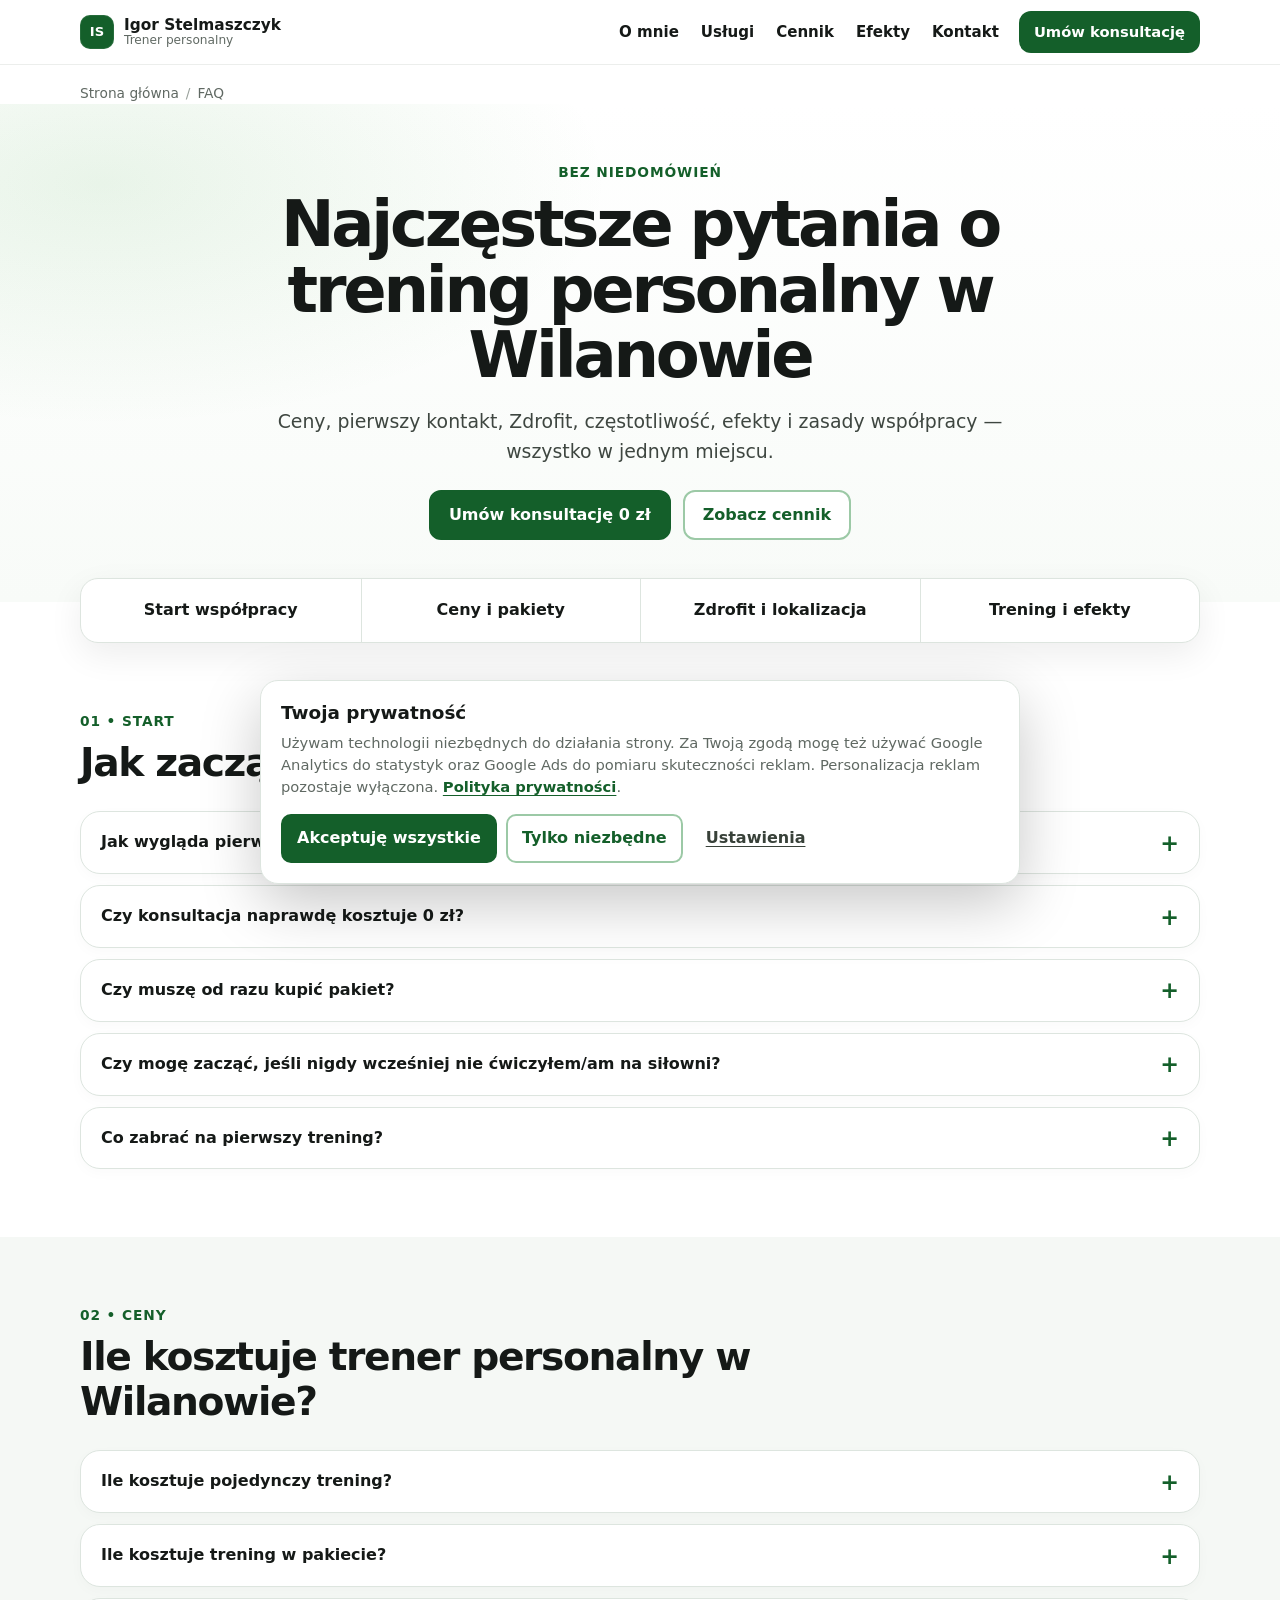
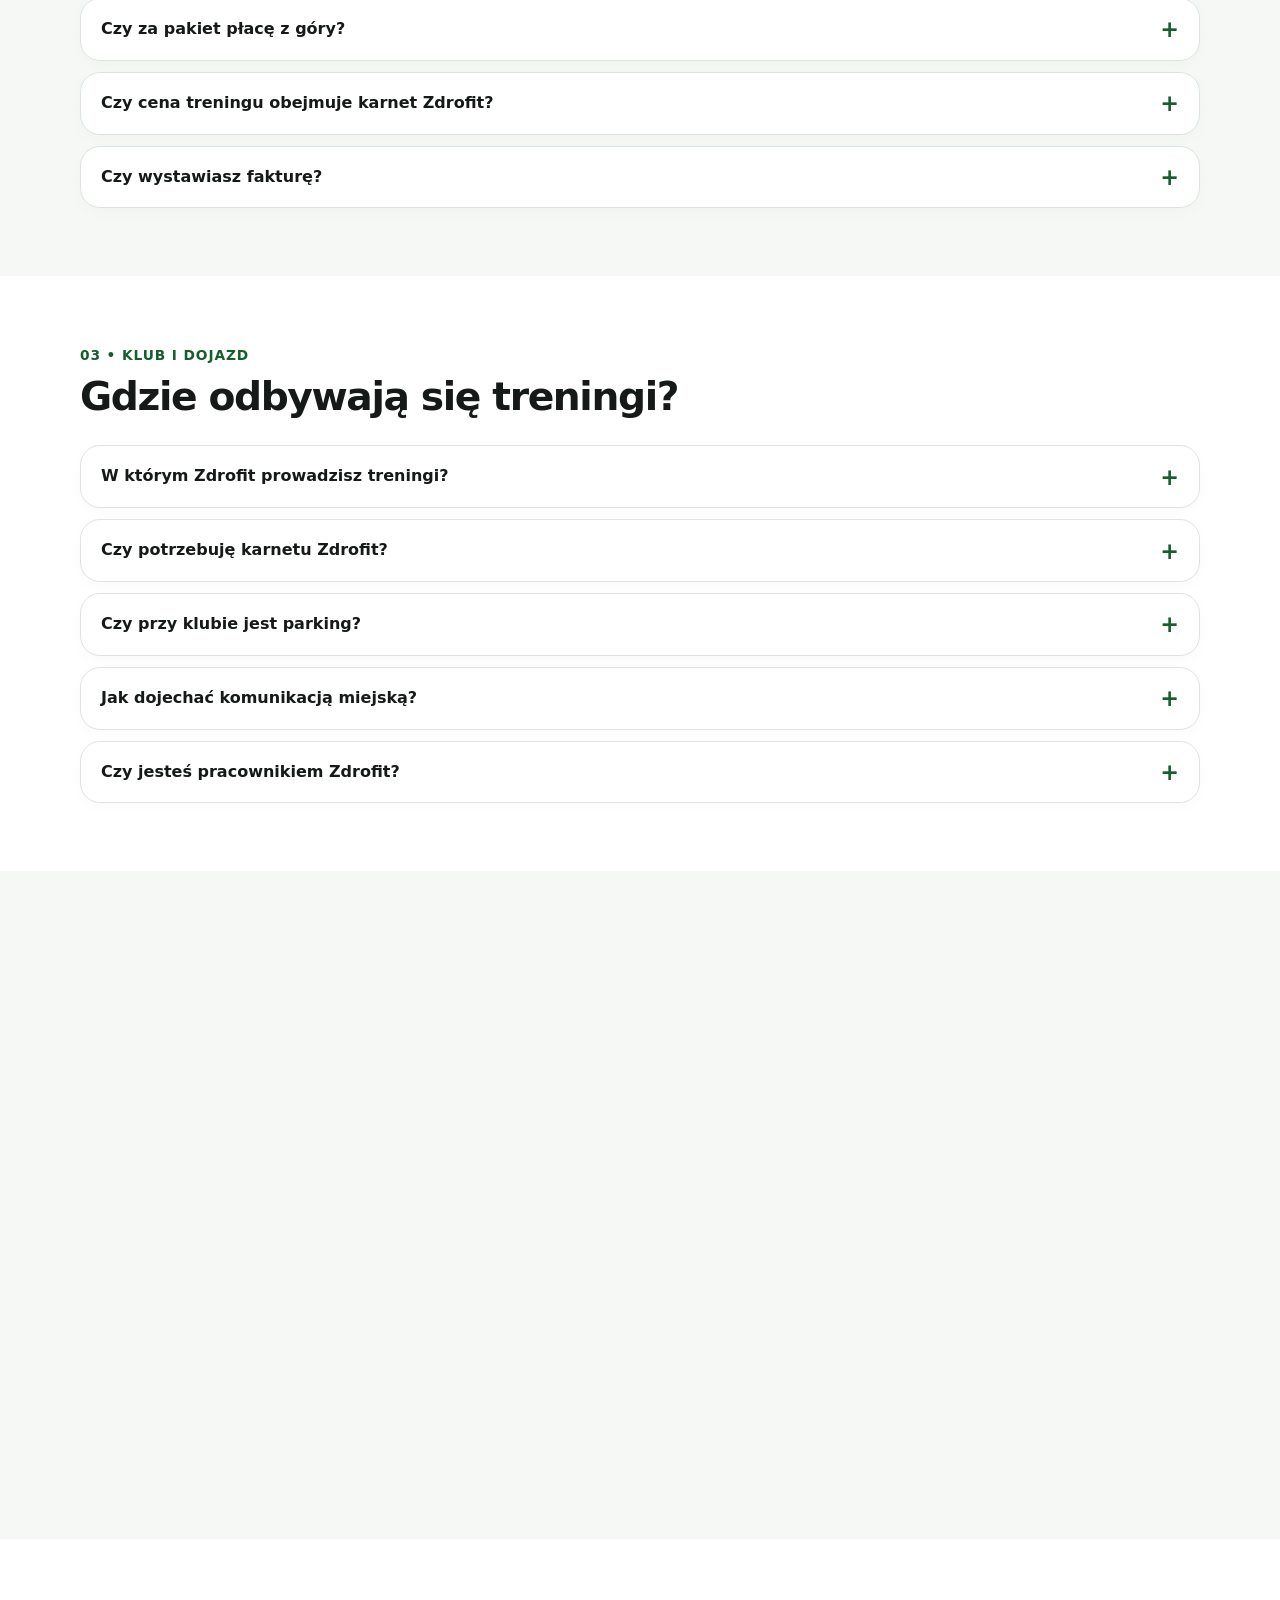
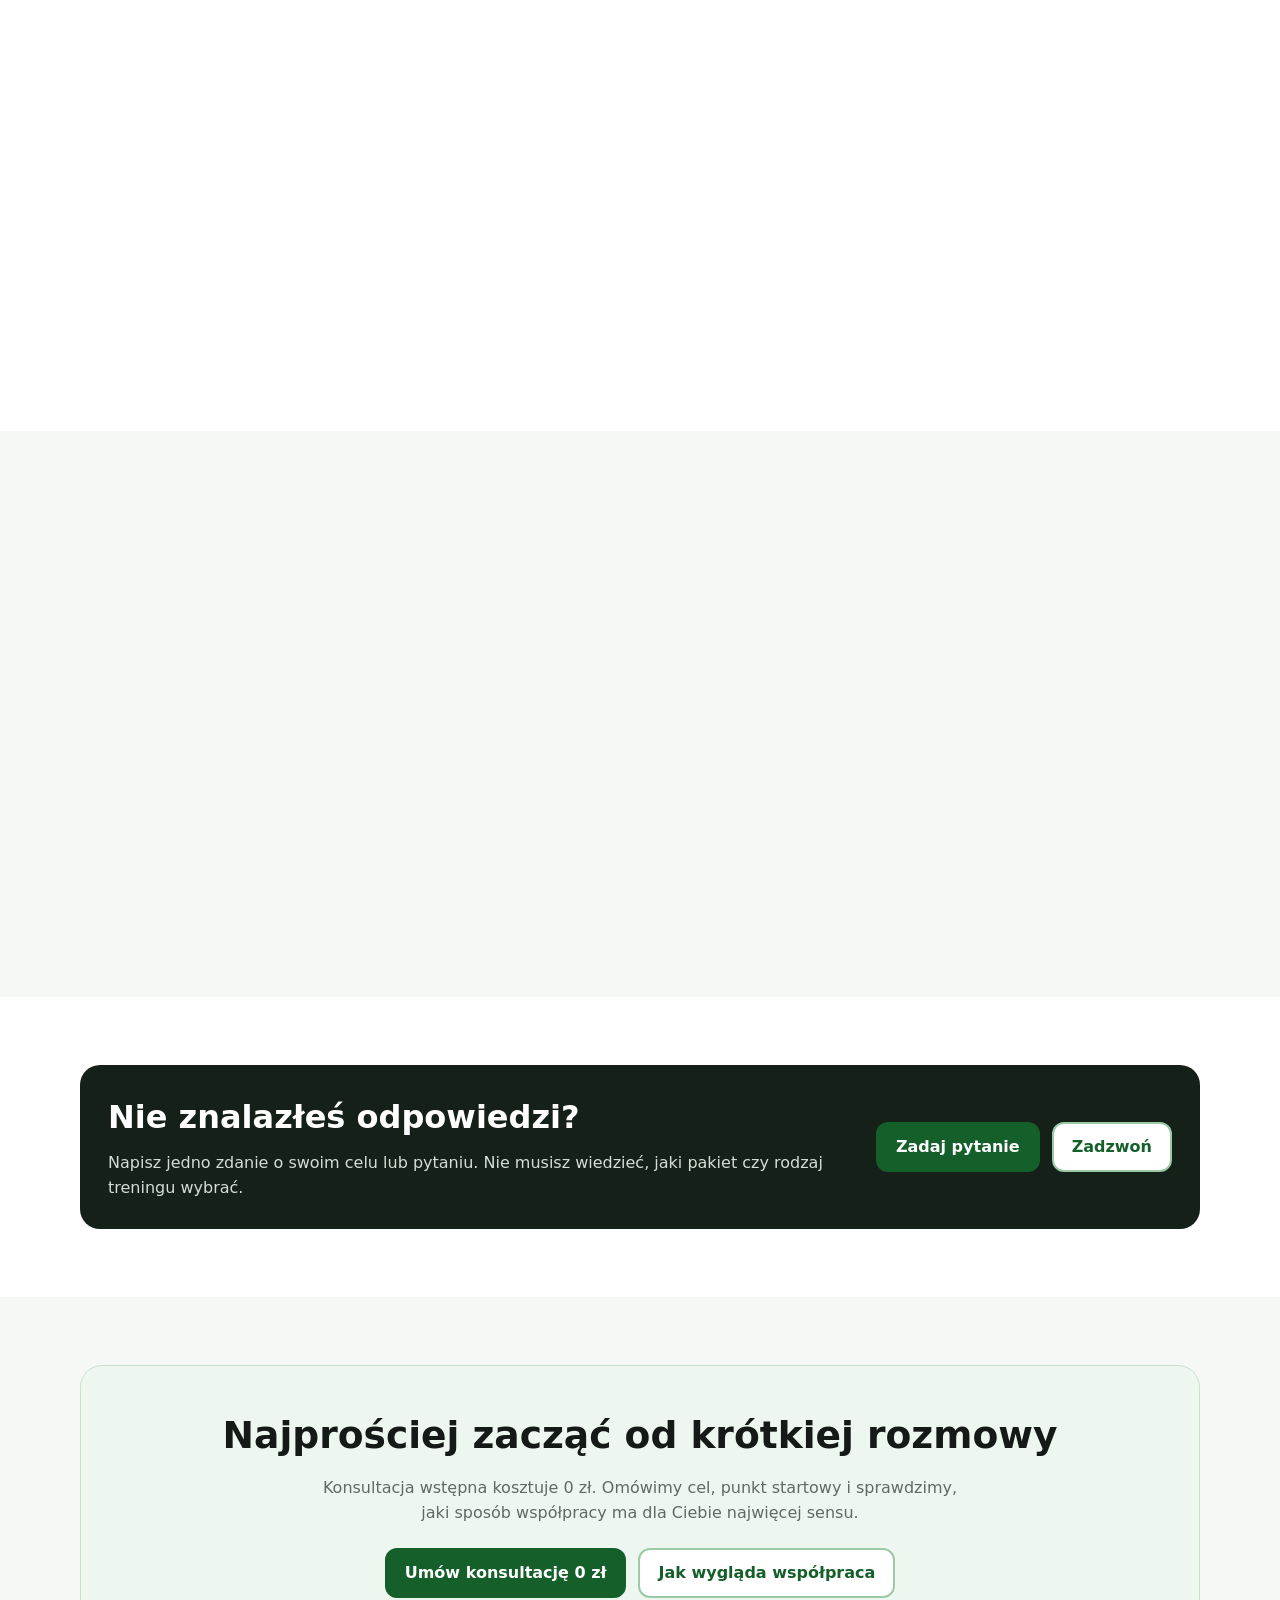
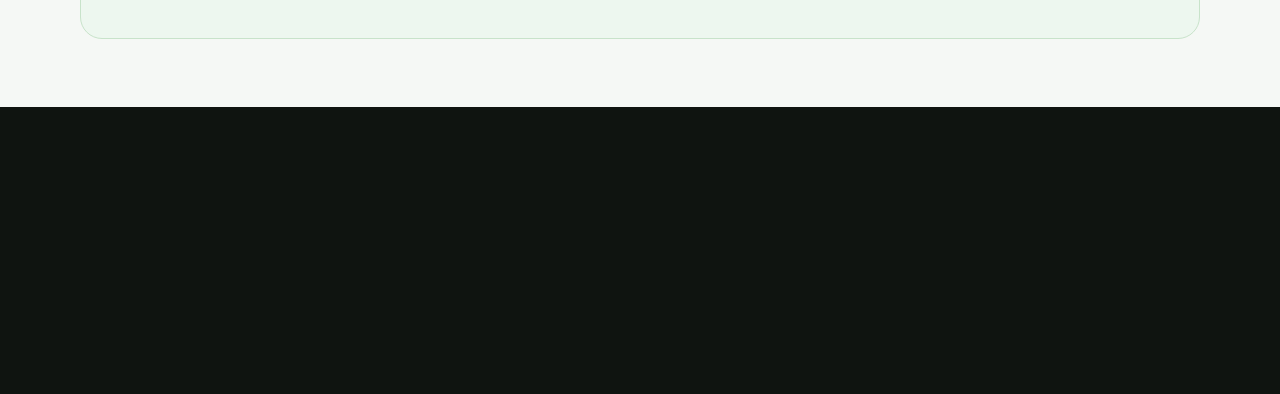
<file: faq/index.html>
<!doctype html>
<html lang="pl">
<head>
  <meta charset="utf-8">
  <meta name="viewport" content="width=device-width, initial-scale=1, viewport-fit=cover">

  <title>FAQ – trener personalny Wilanów | Ceny, start, Zdrofit</title>
  <meta name="description" content="FAQ: ile kosztuje trener personalny w Wilanowie, jak zacząć, czy potrzebny jest karnet Zdrofit, ile trwa trening i jak wygląda współpraca.">
  <meta name="robots" content="index,follow,max-image-preview:large,max-snippet:-1,max-video-preview:-1">
  <link rel="canonical" href="https://trenerwilanow.pl/faq/">

  <link rel="icon" href="/favicon.svg" type="image/svg+xml">
  <link rel="icon" href="/favicon-32x32.png" sizes="32x32" type="image/png">
  <link rel="apple-touch-icon" href="/apple-touch-icon.png" sizes="180x180">

  <meta property="og:type" content="website">
  <meta property="og:title" content="FAQ – trener personalny Wilanów | Igor Stelmaszczyk">
  <meta property="og:description" content="Najczęstsze pytania o treningi 1:1, ceny, start współpracy i Zdrofit Wilanów.">
  <meta property="og:url" content="https://trenerwilanow.pl/faq/">
  <meta property="og:site_name" content="Igor Stelmaszczyk">
  <meta property="og:locale" content="pl_PL">
  <meta property="og:image" content="https://trenerwilanow.pl/lib/IMG_4377-1-mf2g7usc.webp">
  <meta property="og:image:alt" content="Igor Stelmaszczyk — trener personalny w Wilanowie">

  <meta name="twitter:card" content="summary_large_image">
  <meta name="twitter:title" content="FAQ – trener personalny Wilanów">
  <meta name="twitter:description" content="Ceny, pierwszy trening, karnet Zdrofit, częstotliwość i zasady współpracy.">
  <meta name="twitter:image" content="https://trenerwilanow.pl/lib/IMG_4377-1-mf2g7usc.webp">

  <meta name="theme-color" content="#1f7e21">
  <meta name="color-scheme" content="light">

  <script type="application/ld+json">
  {
    "@context":"https://schema.org",
    "@graph":[
      {
        "@type":"WebPage",
        "@id":"https://trenerwilanow.pl/faq/#webpage",
        "url":"https://trenerwilanow.pl/faq/",
        "name":"FAQ – trener personalny Wilanów | Ceny, start, Zdrofit",
        "description":"Najczęstsze pytania dotyczące treningów personalnych w Wilanowie.",
        "isPartOf":{"@id":"https://trenerwilanow.pl/#website"},
        "about":{"@id":"https://trenerwilanow.pl/#igor-stelmaszczyk"},
        "inLanguage":"pl-PL"
      },
      {
        "@type":"BreadcrumbList",
        "@id":"https://trenerwilanow.pl/faq/#breadcrumb",
        "itemListElement":[
          {"@type":"ListItem","position":1,"name":"Strona główna","item":"https://trenerwilanow.pl/"},
          {"@type":"ListItem","position":2,"name":"FAQ","item":"https://trenerwilanow.pl/faq/"}
        ]
      }
    ]
  }
  </script>

  <style>
    :root{
      --green:#2e9b2f;
      --green-dark:#1f7e21;
      --green-deep:#176619;
      --green-soft:#eef8ef;
      --ink:#171a18;
      --muted:#5f6761;
      --line:#dfe7e1;
      --surface:#f7faf7;
      --white:#fff;
      --shadow:0 16px 42px rgba(20,40,24,.10);
      --max:1080px;
      --font:system-ui,-apple-system,BlinkMacSystemFont,"Segoe UI",Roboto,Helvetica,Arial,sans-serif;
    }

    *,*::before,*::after{box-sizing:border-box}
    html{scroll-behavior:smooth}
    body{
      margin:0;background:#fff;color:var(--ink);
      font-family:var(--font);line-height:1.55;
      -webkit-font-smoothing:antialiased;text-rendering:optimizeLegibility;
    }
    a{color:inherit}
    button,input{font:inherit}
    [id]{scroll-margin-top:88px}
    .container{width:min(var(--max),calc(100% - 32px));margin-inline:auto}
    .section{padding:68px 0}
    .section-soft{background:var(--surface)}
    .kicker{
      margin:0 0 8px;color:var(--green-dark);font-size:.86rem;font-weight:850;
      letter-spacing:.04em;text-transform:uppercase;
    }
    .title{
      margin:0;font-size:clamp(1.75rem,3.4vw,2.45rem);
      line-height:1.15;letter-spacing:-.025em;
    }
    .lead{max-width:760px;margin:14px 0 0;color:var(--muted);font-size:1.05rem}
    .skip{
      position:fixed;left:16px;top:12px;z-index:5000;
      transform:translateY(-180%);padding:10px 14px;border-radius:10px;
      background:#111;color:#fff;font-weight:800;text-decoration:none;
    }
    .skip:focus{transform:none}
    :focus-visible{outline:3px solid #15731b;outline-offset:3px}

    /* Header */
    #site-header{
      position:sticky;top:0;z-index:1000;background:rgba(255,255,255,.94);
      border-bottom:1px solid rgba(0,0,0,.06);
      -webkit-backdrop-filter:saturate(1.15) blur(10px);
      backdrop-filter:saturate(1.15) blur(10px);
      transition:box-shadow .2s ease;
    }
    #site-header.is-scrolled{box-shadow:0 10px 30px rgba(0,0,0,.07)}
    .nav-wrap{min-height:64px;display:flex;align-items:center;gap:18px}
    .brand{display:flex;align-items:center;gap:9px;text-decoration:none;flex:0 0 auto}
    .brand-mark{
      width:32px;height:32px;border-radius:50%;display:grid;place-items:center;
      background:var(--green-dark);color:#fff;font-size:.82rem;font-weight:900;
    }
    .brand-text{display:flex;flex-direction:column;line-height:1.1}
    .brand-text strong{font-size:.96rem}
    .brand-text span{color:var(--muted);font-size:.76rem}
    .desktop-nav{margin-left:auto}
    .desktop-nav ul{display:flex;align-items:center;gap:18px;list-style:none;padding:0;margin:0}
    .desktop-nav a{
      text-decoration:none;font-size:.94rem;font-weight:750;
      padding:9px 2px;border-bottom:2px solid transparent;
    }
    .desktop-nav a:hover{color:var(--green-dark);border-bottom-color:var(--green)}
    .header-cta{
      display:inline-flex;align-items:center;justify-content:center;
      min-height:42px;padding:10px 15px;border-radius:11px;
      background:var(--green-dark);color:#fff;font-size:.92rem;font-weight:800;
      text-decoration:none;white-space:nowrap;
    }
    .header-cta:hover{background:var(--green-deep)}
    .menu-toggle{
      display:none;margin-left:auto;width:44px;height:44px;border:0;border-radius:10px;
      background:transparent;cursor:pointer;place-items:center;
    }
    .menu-toggle span,.menu-toggle::before,.menu-toggle::after{
      content:"";display:block;width:22px;height:2px;border-radius:2px;background:var(--ink);
      transition:transform .18s ease,opacity .18s ease;
    }
    .menu-toggle span{margin:5px 0}
    .menu-toggle[aria-expanded="true"]::before{transform:translateY(7px) rotate(45deg)}
    .menu-toggle[aria-expanded="true"] span{opacity:0}
    .menu-toggle[aria-expanded="true"]::after{transform:translateY(-7px) rotate(-45deg)}
    .mobile-menu{
      display:none;position:fixed;top:72px;left:16px;right:16px;z-index:1200;
      padding:12px;border:1px solid var(--line);border-radius:16px;
      background:#fff;box-shadow:var(--shadow);
    }
    .mobile-menu.is-open{display:block}
    .mobile-menu a{display:block;padding:12px;border-radius:10px;text-decoration:none;font-weight:750}
    .mobile-menu a:hover{background:var(--green-soft);color:var(--green-dark)}
    .menu-backdrop{
      display:none;position:fixed;inset:64px 0 0;z-index:1100;border:0;
      background:rgba(0,0,0,.18);cursor:pointer;
    }
    .menu-backdrop.is-open{display:block}

    /* Buttons */
    .btn-row{display:flex;gap:12px;flex-wrap:wrap}
    .btn{
      display:inline-flex;align-items:center;justify-content:center;
      min-height:50px;padding:13px 18px;border:2px solid transparent;border-radius:12px;
      text-align:center;text-decoration:none;font-weight:850;line-height:1.15;
    }
    .btn-primary{background:var(--green-dark);color:#fff;border-color:var(--green-dark)}
    .btn-primary:hover{background:var(--green-deep);border-color:var(--green-deep)}
    .btn-outline{background:#fff;color:var(--green-dark);border-color:#98c99c}
    .btn-outline:hover{background:var(--green-soft);border-color:var(--green-dark)}

    /* Breadcrumb */
    .breadcrumb{padding:18px 0 0;color:var(--muted);font-size:.86rem}
    .breadcrumb ol{display:flex;gap:7px;list-style:none;padding:0;margin:0;flex-wrap:wrap}
    .breadcrumb li+li::before{content:"/";margin-right:7px;color:#99a19b}
    .breadcrumb a{text-decoration:none}

    /* Hero */
    .hero{
      padding:58px 0 62px;text-align:center;
      background:
        radial-gradient(700px 340px at 12% 20%,rgba(46,155,47,.10),transparent 65%),
        radial-gradient(560px 300px at 88% 38%,rgba(0,0,0,.04),transparent 65%),
        #fff;
    }
    .hero h1{
      max-width:900px;margin:0 auto;
      font-size:clamp(2.35rem,5vw,4rem);
      line-height:1.03;letter-spacing:-.045em;
    }
    .hero-sub{
      max-width:760px;margin:18px auto 0;color:#3e4640;
      font-size:clamp(1.05rem,1.7vw,1.18rem);
    }
    .hero-actions{justify-content:center;margin-top:24px}

    /* Category navigation */
    .categories{
      margin-top:-24px;position:relative;z-index:2;
    }
    .category-grid{
      display:grid;grid-template-columns:repeat(4,1fr);
      overflow:hidden;border:1px solid var(--line);border-radius:18px;
      background:#fff;box-shadow:0 12px 34px rgba(0,0,0,.07);
    }
    .category-grid a{
      padding:19px 16px;text-align:center;text-decoration:none;font-weight:820;
    }
    .category-grid a+a{border-left:1px solid var(--line)}
    .category-grid a:hover{background:var(--green-soft);color:var(--green-dark)}

    /* FAQ */
    .faq-section-header{max-width:760px;margin-bottom:26px}
    .faq-list{display:grid;gap:11px}
    .faq-item{
      border:1px solid var(--line);border-radius:15px;background:#fff;overflow:hidden;
      box-shadow:0 4px 14px rgba(15,35,18,.025);
    }
    .faq-item summary{
      position:relative;cursor:pointer;list-style:none;
      padding:18px 54px 18px 20px;font-weight:830;
    }
    .faq-item summary::-webkit-details-marker{display:none}
    .faq-item summary::after{
      content:"+";position:absolute;right:20px;top:50%;transform:translateY(-50%);
      color:var(--green-dark);font-size:1.4rem;font-weight:700;
    }
    .faq-item[open] summary::after{content:"−"}
    .faq-answer{padding:0 20px 19px;color:var(--muted)}
    .faq-answer p{margin:0}
    .faq-answer p+p{margin-top:9px}
    .faq-answer a{color:var(--green-dark);font-weight:800;text-underline-offset:3px}

    /* Contact interlude */
    .interlude{
      display:grid;grid-template-columns:1fr auto;gap:28px;align-items:center;
      padding:28px;border-radius:20px;background:#152018;color:#fff;
    }
    .interlude h2{margin:0;font-size:clamp(1.45rem,3vw,2rem)}
    .interlude p{margin:9px 0 0;color:#d4ded6}
    .interlude .btn-outline{background:transparent;color:#fff;border-color:#6f8b74}

    /* Final CTA */
    .final-cta{
      padding:40px;border-radius:22px;background:var(--green-soft);
      border:1px solid #c8e3ca;text-align:center;
    }
    .final-cta h2{margin:0;font-size:clamp(1.65rem,3.2vw,2.35rem)}
    .final-cta p{max-width:660px;margin:12px auto 0;color:var(--muted)}
    .final-cta .btn-row{justify-content:center;margin-top:22px}

    /* Footer */
    #site-footer{background:#0f1410;color:#d9e2db}
    .footer-grid{
      display:grid;grid-template-columns:1.3fr .8fr .8fr;
      gap:36px;padding:42px 0 30px;
    }
    #site-footer h2,#site-footer h3{margin:0;color:#fff}
    #site-footer h2{font-size:1.1rem}
    #site-footer h3{font-size:.95rem}
    #site-footer p{margin:10px 0 0;color:#bfcac1}
    #site-footer address{margin-top:10px;font-style:normal;line-height:1.8}
    #site-footer a{color:#e5f6e7;text-decoration:none}
    .footer-links{list-style:none;padding:0;margin:10px 0 0;display:grid;gap:7px}
    .footer-bottom{
      border-top:1px solid rgba(255,255,255,.09);
      padding:16px 0 22px;color:#aeb9b0;font-size:.88rem;
    }

    #start,#price,#club,#results,#health,#logistics,#site-footer{
      content-visibility:auto;contain-intrinsic-size:1px 650px;
    }

    @media(max-width:900px){
      .desktop-nav,.header-cta{display:none}
      .menu-toggle{display:grid}
      .category-grid{grid-template-columns:1fr 1fr}
      .category-grid a:nth-child(3){border-left:0;border-top:1px solid var(--line)}
      .category-grid a:nth-child(4){border-top:1px solid var(--line)}
      .footer-grid{grid-template-columns:1fr 1fr}
      .footer-grid>:first-child{grid-column:1/-1}
    }

    @media(max-width:680px){
      .container{width:min(var(--max),calc(100% - 24px))}
      .section{padding:54px 0}
      .hero{padding:42px 0 52px}
      .hero h1{font-size:2.35rem}
      .category-grid{grid-template-columns:1fr}
      .category-grid a+a{border-left:0;border-top:1px solid var(--line)}
      .interlude{grid-template-columns:1fr;text-align:center}
      .interlude .btn-row{justify-content:center}
      .footer-grid{grid-template-columns:1fr}
      .footer-grid>:first-child{grid-column:auto}
      .btn-row{justify-content:center}
    }

    @media(prefers-reduced-motion:reduce){
      html{scroll-behavior:auto}
      *,*::before,*::after{scroll-behavior:auto!important;transition:none!important;animation:none!important}
    }
  </style>
  <script src="/consent.js" defer></script>
</head>

<body>
  <a class="skip" href="#main">Przejdź do treści</a>

  <header id="site-header">
    <div class="container nav-wrap">
      <a class="brand" href="/" aria-label="Strona główna — Igor Stelmaszczyk">
        <span class="brand-mark">IS</span>
        <span class="brand-text"><strong>Igor Stelmaszczyk</strong><span>Trener personalny</span></span>
      </a>

      <nav class="desktop-nav" aria-label="Główne">
        <ul>
          <li><a href="/o-mnie/">O mnie</a></li>
          <li><a href="/uslugi/">Usługi</a></li>
          <li><a href="/cennik/">Cennik</a></li>
          <li><a href="/efekty/">Efekty</a></li>
          <li><a href="/umow-konsultacje/">Kontakt</a></li>
        </ul>
      </nav>

      <a class="header-cta" href="/umow-konsultacje/">Umów konsultację</a>

      <button class="menu-toggle" type="button" aria-expanded="false" aria-controls="mobile-menu" aria-label="Otwórz menu">
        <span></span>
      </button>
    </div>
  </header>

  <nav id="mobile-menu" class="mobile-menu" aria-label="Menu mobilne" aria-hidden="true">
    <a href="/o-mnie/">O mnie</a>
    <a href="/uslugi/">Usługi</a>
    <a href="/cennik/">Cennik</a>
    <a href="/efekty/">Efekty</a>
    <a href="/umow-konsultacje/">Kontakt</a>
  </nav>
  <button class="menu-backdrop" type="button" aria-label="Zamknij menu"></button>

  <main id="main">
    <div class="container breadcrumb">
      <ol>
        <li><a href="/">Strona główna</a></li>
        <li aria-current="page">FAQ</li>
      </ol>
    </div>

    <section class="hero" aria-labelledby="page-title">
      <div class="container">
        <p class="kicker">Bez niedomówień</p>
        <h1 id="page-title">Najczęstsze pytania o trening personalny w Wilanowie</h1>
        <p class="hero-sub">Ceny, pierwszy kontakt, Zdrofit, częstotliwość, efekty i zasady współpracy — wszystko w jednym miejscu.</p>
        <div class="btn-row hero-actions">
          <a class="btn btn-primary" href="/umow-konsultacje/">Umów konsultację 0 zł</a>
          <a class="btn btn-outline" href="/cennik/">Zobacz cennik</a>
        </div>
      </div>
    </section>

    <div class="container categories" aria-label="Kategorie pytań">
      <div class="category-grid">
        <a href="#start">Start współpracy</a>
        <a href="#price">Ceny i pakiety</a>
        <a href="#club">Zdrofit i lokalizacja</a>
        <a href="#results">Trening i efekty</a>
      </div>
    </div>

    <section id="start" class="section" aria-labelledby="start-title">
      <div class="container">
        <div class="faq-section-header">
          <p class="kicker">01 • Start</p>
          <h2 id="start-title" class="title">Jak zacząć współpracę?</h2>
        </div>

        <div class="faq-list">
          <details class="faq-item">
            <summary>Jak wygląda pierwszy kontakt?</summary>
            <div class="faq-answer">
              <p>Najprościej wypełnić krótki formularz, napisać na WhatsApp albo zadzwonić. Na początku omawiamy Twój cel, doświadczenie i dostępność.</p>
            </div>
          </details>

          <details class="faq-item">
            <summary>Czy konsultacja naprawdę kosztuje 0 zł?</summary>
            <div class="faq-answer">
              <p>Tak. Konsultacja wstępna jest bezpłatna. To rozmowa przed rozpoczęciem regularnej współpracy — nie jest darmowym treningiem.</p>
            </div>
          </details>

          <details class="faq-item">
            <summary>Czy muszę od razu kupić pakiet?</summary>
            <div class="faq-answer">
              <p>Nie. Najpierw ustalamy, jaki sposób współpracy ma sens przy Twoim celu. Możesz też zacząć od pojedynczego treningu.</p>
            </div>
          </details>

          <details class="faq-item">
            <summary>Czy mogę zacząć, jeśli nigdy wcześniej nie ćwiczyłem/am na siłowni?</summary>
            <div class="faq-answer">
              <p>Tak. Punkt startowy i trudność ćwiczeń dopasowuję do aktualnego poziomu. Nie musisz wcześniej „przygotować się” do treningu personalnego.</p>
            </div>
          </details>

          <details class="faq-item">
            <summary>Co zabrać na pierwszy trening?</summary>
            <div class="faq-answer">
              <p>Wygodny strój treningowy, obuwie sportowe i ręcznik. Resztę organizacji omawiamy przed spotkaniem.</p>
            </div>
          </details>
        </div>
      </div>
    </section>

    <section id="price" class="section section-soft" aria-labelledby="price-title">
      <div class="container">
        <div class="faq-section-header">
          <p class="kicker">02 • Ceny</p>
          <h2 id="price-title" class="title">Ile kosztuje trener personalny w Wilanowie?</h2>
        </div>

        <div class="faq-list">
          <details class="faq-item">
            <summary>Ile kosztuje pojedynczy trening?</summary>
            <div class="faq-answer">
              <p>Pojedynczy trening kosztuje <strong>189 zł</strong> i trwa około 50–60 minut.</p>
            </div>
          </details>

          <details class="faq-item">
            <summary>Ile kosztuje trening w pakiecie?</summary>
            <div class="faq-answer">
              <p>Pakiet 4–8 spotkań kosztuje <strong>159 zł za trening</strong>, a przy pakiecie 10+ cena wynosi <strong>139 zł za trening</strong>. Pełne zasady znajdziesz w <a href="/cennik/">cenniku</a>.</p>
            </div>
          </details>

          <details class="faq-item">
            <summary>Czy za pakiet płacę z góry?</summary>
            <div class="faq-answer">
              <p>Tak. Pakiety są opłacane z góry przed rozpoczęciem współpracy w wybranym wariancie.</p>
            </div>
          </details>

          <details class="faq-item">
            <summary>Czy cena treningu obejmuje karnet Zdrofit?</summary>
            <div class="faq-answer">
              <p>Nie. Cennik dotyczy mojej usługi trenerskiej. Dostęp do klubu Zdrofit jest rozliczany osobno.</p>
            </div>
          </details>

          <details class="faq-item">
            <summary>Czy wystawiasz fakturę?</summary>
            <div class="faq-answer">
              <p>Tak, faktura jest dostępna na życzenie.</p>
            </div>
          </details>
        </div>
      </div>
    </section>

    <section id="club" class="section" aria-labelledby="club-title">
      <div class="container">
        <div class="faq-section-header">
          <p class="kicker">03 • Klub i dojazd</p>
          <h2 id="club-title" class="title">Gdzie odbywają się treningi?</h2>
        </div>

        <div class="faq-list">
          <details class="faq-item">
            <summary>W którym Zdrofit prowadzisz treningi?</summary>
            <div class="faq-answer">
              <p>W Zdrofit Warszawa Wilanów Rzeczypospolitej przy <strong>al. Rzeczypospolitej 1</strong>. To nie jest klub przy Rzeczypospolitej 14.</p>
            </div>
          </details>

          <details class="faq-item">
            <summary>Czy potrzebuję karnetu Zdrofit?</summary>
            <div class="faq-answer">
              <p>Do regularnych treningów na sali potrzebujesz dostępu do klubu. Karnet jest niezależny od ceny treningów personalnych.</p>
            </div>
          </details>

          <details class="faq-item">
            <summary>Czy przy klubie jest parking?</summary>
            <div class="faq-answer">
              <p>Tak. Zdrofit podaje 3 godziny bezpłatnego parkowania na parkingu wielopoziomowym po walidacji biletu w recepcji. Więcej na stronie <a href="/lokalizacja/">Lokalizacja</a>.</p>
            </div>
          </details>

          <details class="faq-item">
            <summary>Jak dojechać komunikacją miejską?</summary>
            <div class="faq-answer">
              <p>W pobliżu zatrzymują się tramwaje 14 i 16 oraz autobusy 163, 217, 251 i 319.</p>
            </div>
          </details>

          <details class="faq-item">
            <summary>Czy jesteś pracownikiem Zdrofit?</summary>
            <div class="faq-answer">
              <p>Nie. Prowadzę niezależne treningi personalne w klubie Zdrofit Wilanów. Zdrofit jest miejscem treningów, a usługę trenerską rozliczasz bezpośrednio ze mną.</p>
            </div>
          </details>
        </div>
      </div>
    </section>

    <section id="results" class="section section-soft" aria-labelledby="results-title">
      <div class="container">
        <div class="faq-section-header">
          <p class="kicker">04 • Trening</p>
          <h2 id="results-title" class="title">Jak wyglądają treningi i efekty?</h2>
        </div>

        <div class="faq-list">
          <details class="faq-item">
            <summary>Ile trwa trening personalny?</summary>
            <div class="faq-answer">
              <p>Standardowo około 50–60 minut.</p>
            </div>
          </details>

          <details class="faq-item">
            <summary>Jak często warto trenować?</summary>
            <div class="faq-answer">
              <p>Najczęściej 1–3 razy w tygodniu. Dokładna częstotliwość zależy od celu, grafiku, regeneracji i aktywności poza naszymi spotkaniami.</p>
            </div>
          </details>

          <details class="faq-item">
            <summary>Po jakim czasie zobaczę efekty?</summary>
            <div class="faq-answer">
              <p>Nie ma jednego terminu dla wszystkich. Zależy to od punktu startowego, celu, regularności, regeneracji i stylu życia. Zamiast obiecywać konkretny wynik w konkretnym czasie, monitorujemy realny progres.</p>
            </div>
          </details>

          <details class="faq-item">
            <summary>Jak mierzymy postępy?</summary>
            <div class="faq-answer">
              <p>W zależności od celu mogą to być parametry treningowe, technika, liczba powtórzeń, obciążenie, regularność, obwody albo inne uzgodnione wskaźniki. Więcej na stronie <a href="/efekty/">Efekty</a>.</p>
            </div>
          </details>

          <details class="faq-item">
            <summary>Czy pracujesz tylko nad sylwetką?</summary>
            <div class="faq-answer">
              <p>Nie. Możemy pracować nad siłą, sprawnością, techniką, mobilnością, sylwetką albo powrotem do regularnego treningu.</p>
            </div>
          </details>

          <details class="faq-item">
            <summary>Czy możliwy jest trening dla par?</summary>
            <div class="faq-answer">
              <p>Tak. Trening dla dwóch osób jest jedną z dostępnych form współpracy. Szczegóły znajdziesz na stronie <a href="/uslugi/">Usługi</a>.</p>
            </div>
          </details>
        </div>
      </div>
    </section>

    <section id="health" class="section" aria-labelledby="health-title">
      <div class="container">
        <div class="faq-section-header">
          <p class="kicker">05 • Zdrowie i ograniczenia</p>
          <h2 id="health-title" class="title">Co jeśli mam ból, uraz albo wracam po przerwie?</h2>
        </div>

        <div class="faq-list">
          <details class="faq-item">
            <summary>Czy mogę trenować po dłuższej przerwie?</summary>
            <div class="faq-answer">
              <p>Tak. Objętość i intensywność zwiększamy stopniowo, zamiast próbować „nadrobić” przerwę w kilku treningach.</p>
            </div>
          </details>

          <details class="faq-item">
            <summary>Czy trening zastępuje fizjoterapię lub leczenie?</summary>
            <div class="faq-answer">
              <p>Nie. Trening personalny nie jest diagnostyką ani leczeniem. Przy świeżym urazie, nasilającym się bólu lub w trakcie leczenia najpierw potrzebna jest odpowiednia ocena medyczna lub fizjoterapeutyczna.</p>
            </div>
          </details>

          <details class="faq-item">
            <summary>Czy można dopasować ćwiczenia do ograniczeń ruchowych?</summary>
            <div class="faq-answer">
              <p>Tak, jeśli zakres treningu jest bezpieczny i nie zastępuje leczenia. Ćwiczenia można modyfikować pod aktualne możliwości, poziom i cel.</p>
            </div>
          </details>
        </div>
      </div>
    </section>

    <section id="logistics" class="section section-soft" aria-labelledby="logistics-title">
      <div class="container">
        <div class="faq-section-header">
          <p class="kicker">06 • Organizacja</p>
          <h2 id="logistics-title" class="title">Terminy, kontakt i codzienna współpraca</h2>
        </div>

        <div class="faq-list">
          <details class="faq-item">
            <summary>Jak ustalamy terminy treningów?</summary>
            <div class="faq-answer">
              <p>Dostępny termin ustalamy bezpośrednio. Godziny otwarcia Zdrofit nie są moim grafikiem pracy.</p>
            </div>
          </details>

          <details class="faq-item">
            <summary>Czy mogę napisać na WhatsApp?</summary>
            <div class="faq-answer">
              <p>Tak. Możesz skontaktować się przez formularz, WhatsApp, telefon lub e-mail. Najszybszy start to <a href="/umow-konsultacje/">strona kontaktowa</a>.</p>
            </div>
          </details>

          <details class="faq-item">
            <summary>Czy mogę zadawać pytania między treningami?</summary>
            <div class="faq-answer">
              <p>Tak. W ramach regularnej współpracy możesz odezwać się z krótkim pytaniem dotyczącym planu, techniki lub organizacji kolejnego spotkania.</p>
            </div>
          </details>

          <details class="faq-item">
            <summary>Co jeśli nie wiem, którą usługę wybrać?</summary>
            <div class="faq-answer">
              <p>Nie musisz wybierać przed kontaktem. Podczas konsultacji dobierzemy najbardziej sensowną formę współpracy: 1:1, trening dla par, plan z wdrożeniem albo pracę nad mobilnością i sprawnością.</p>
            </div>
          </details>
        </div>
      </div>
    </section>

    <section class="section">
      <div class="container">
        <div class="interlude">
          <div>
            <h2>Nie znalazłeś odpowiedzi?</h2>
            <p>Napisz jedno zdanie o swoim celu lub pytaniu. Nie musisz wiedzieć, jaki pakiet czy rodzaj treningu wybrać.</p>
          </div>
          <div class="btn-row">
            <a class="btn btn-primary" href="/umow-konsultacje/">Zadaj pytanie</a>
            <a class="btn btn-outline" href="tel:+48537918161">Zadzwoń</a>
          </div>
        </div>
      </div>
    </section>

    <section class="section section-soft" aria-labelledby="final-title">
      <div class="container">
        <div class="final-cta">
          <h2 id="final-title">Najprościej zacząć od krótkiej rozmowy</h2>
          <p>Konsultacja wstępna kosztuje 0 zł. Omówimy cel, punkt startowy i sprawdzimy, jaki sposób współpracy ma dla Ciebie najwięcej sensu.</p>
          <div class="btn-row">
            <a class="btn btn-primary" href="/umow-konsultacje/">Umów konsultację 0 zł</a>
            <a class="btn btn-outline" href="/trener-personalny-wilanow/">Jak wygląda współpraca</a>
          </div>
        </div>
      </div>
    </section>
  </main>

  <footer id="site-footer">
    <div class="container footer-grid">
      <div>
        <h2>Igor Stelmaszczyk</h2>
        <p>Treningi personalne 1:1 w Zdrofit Wilanów przy al. Rzeczypospolitej 1.</p>
        <address>
          <a href="mailto:treningi.wilanow@gmail.com">treningi.wilanow@gmail.com</a><br>
          <a href="tel:+48537918161">+48 537 918 161</a>
        </address>
      </div>

      <nav aria-label="Najważniejsze strony">
        <h3>Na skróty</h3>
        <ul class="footer-links">
          <li><a href="/trener-personalny-wilanow/">Trener personalny Wilanów</a></li>
          <li><a href="/trener-zdrofit-wilanow/">Trener Zdrofit Wilanów</a></li>
          <li><a href="/uslugi/">Usługi</a></li>
          <li><a href="/cennik/">Cennik</a></li>
        </ul>
      </nav>

      <nav aria-label="Kontakt i informacje">
        <h3>Informacje</h3>
        <ul class="footer-links">
          <li><a href="/o-mnie/">O mnie</a></li>
          <li><a href="/efekty/">Efekty</a></li>
          <li><a href="/lokalizacja/">Lokalizacja</a></li>
          <li><a href="/umow-konsultacje/">Kontakt</a></li>
        </ul>
      </nav>
    </div>

    <div class="container footer-bottom">© 2026 Igor Stelmaszczyk • Wszystkie prawa zastrzeżone</div>
  </footer>

  <script>
    (function(){
      const header=document.getElementById('site-header');
      const toggle=document.querySelector('.menu-toggle');
      const menu=document.getElementById('mobile-menu');
      const backdrop=document.querySelector('.menu-backdrop');

      function setMenu(open){
        toggle.setAttribute('aria-expanded',String(open));
        toggle.setAttribute('aria-label',open?'Zamknij menu':'Otwórz menu');
        menu.setAttribute('aria-hidden',String(!open));
        menu.classList.toggle('is-open',open);
        backdrop.classList.toggle('is-open',open);
        document.body.style.overflow=open?'hidden':'';
      }

      toggle.addEventListener('click',()=>setMenu(toggle.getAttribute('aria-expanded')!=='true'));
      backdrop.addEventListener('click',()=>setMenu(false));
      menu.addEventListener('click',e=>{if(e.target.closest('a'))setMenu(false)});
      document.addEventListener('keydown',e=>{if(e.key==='Escape')setMenu(false)});

      function shadow(){header.classList.toggle('is-scrolled',window.scrollY>4)}
      shadow();
      window.addEventListener('scroll',shadow,{passive:true});
    })();

    
  </script>
</body>
</html>
</file>
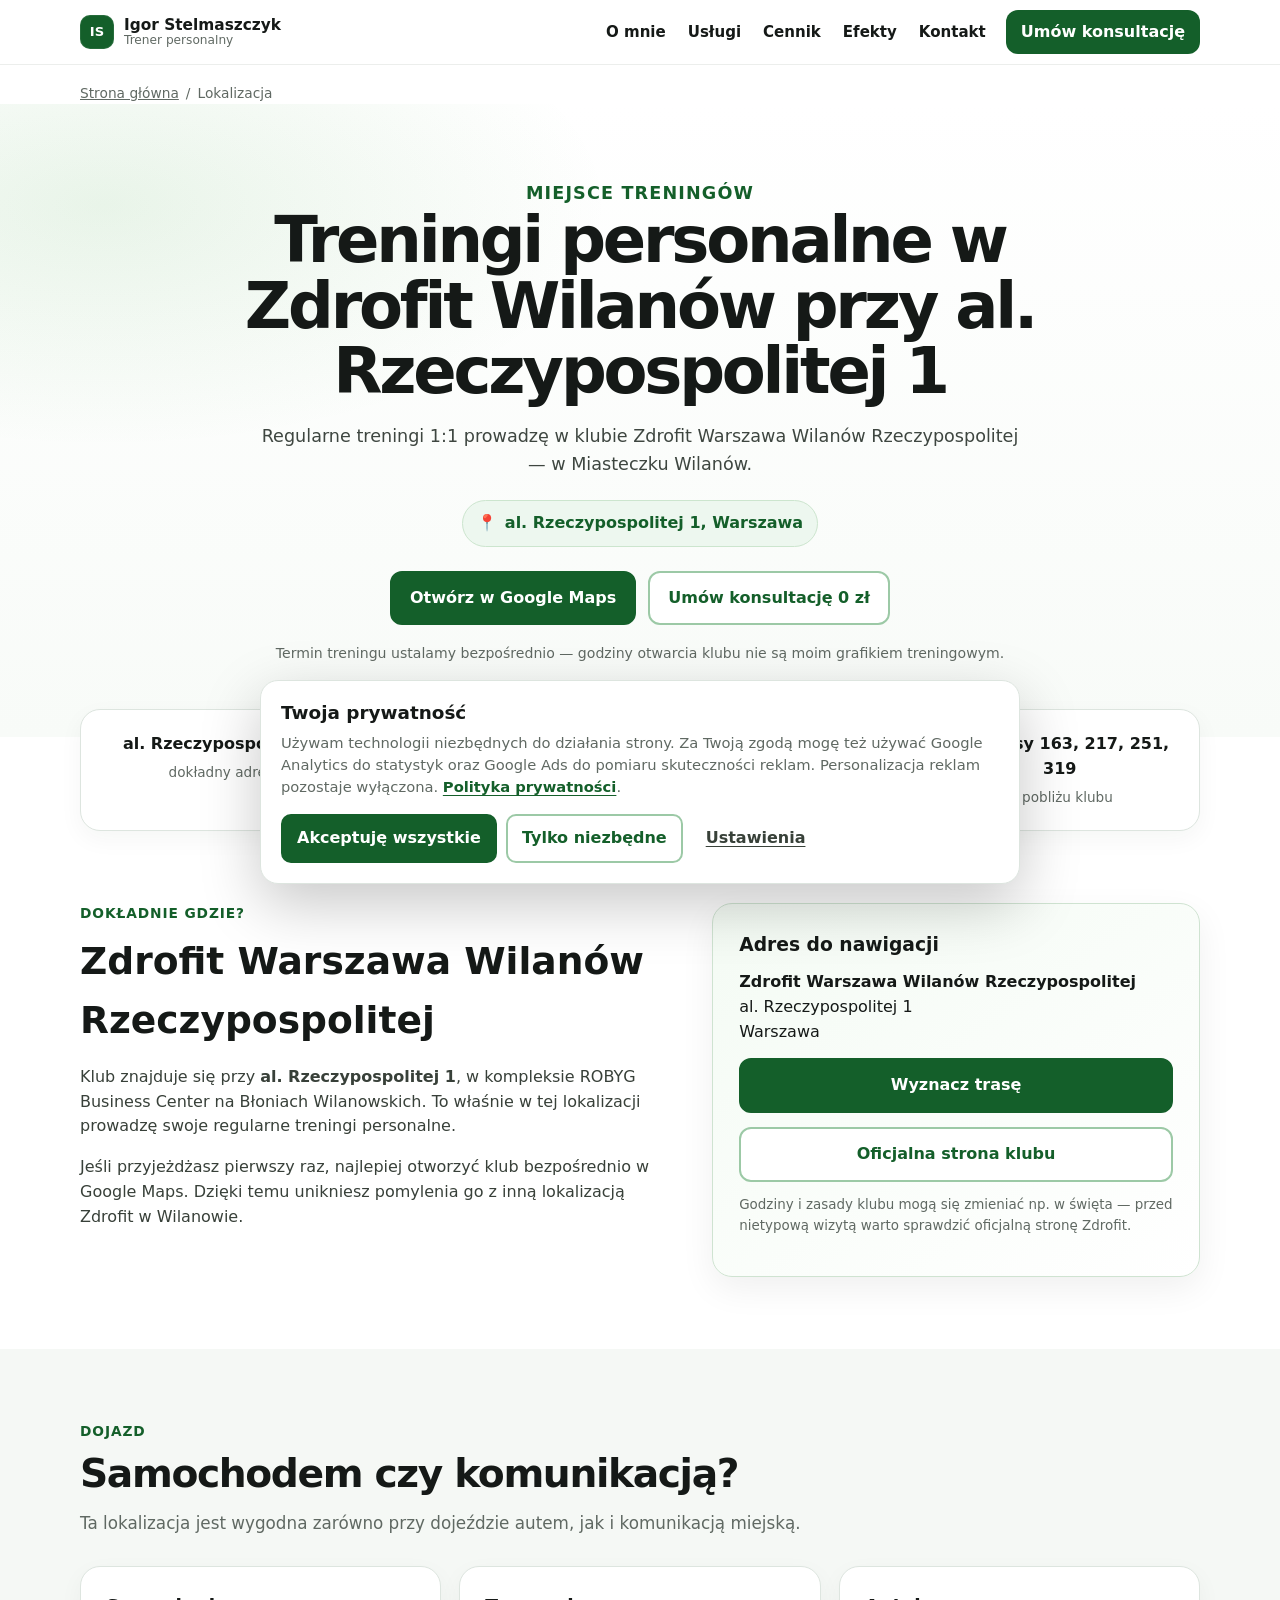
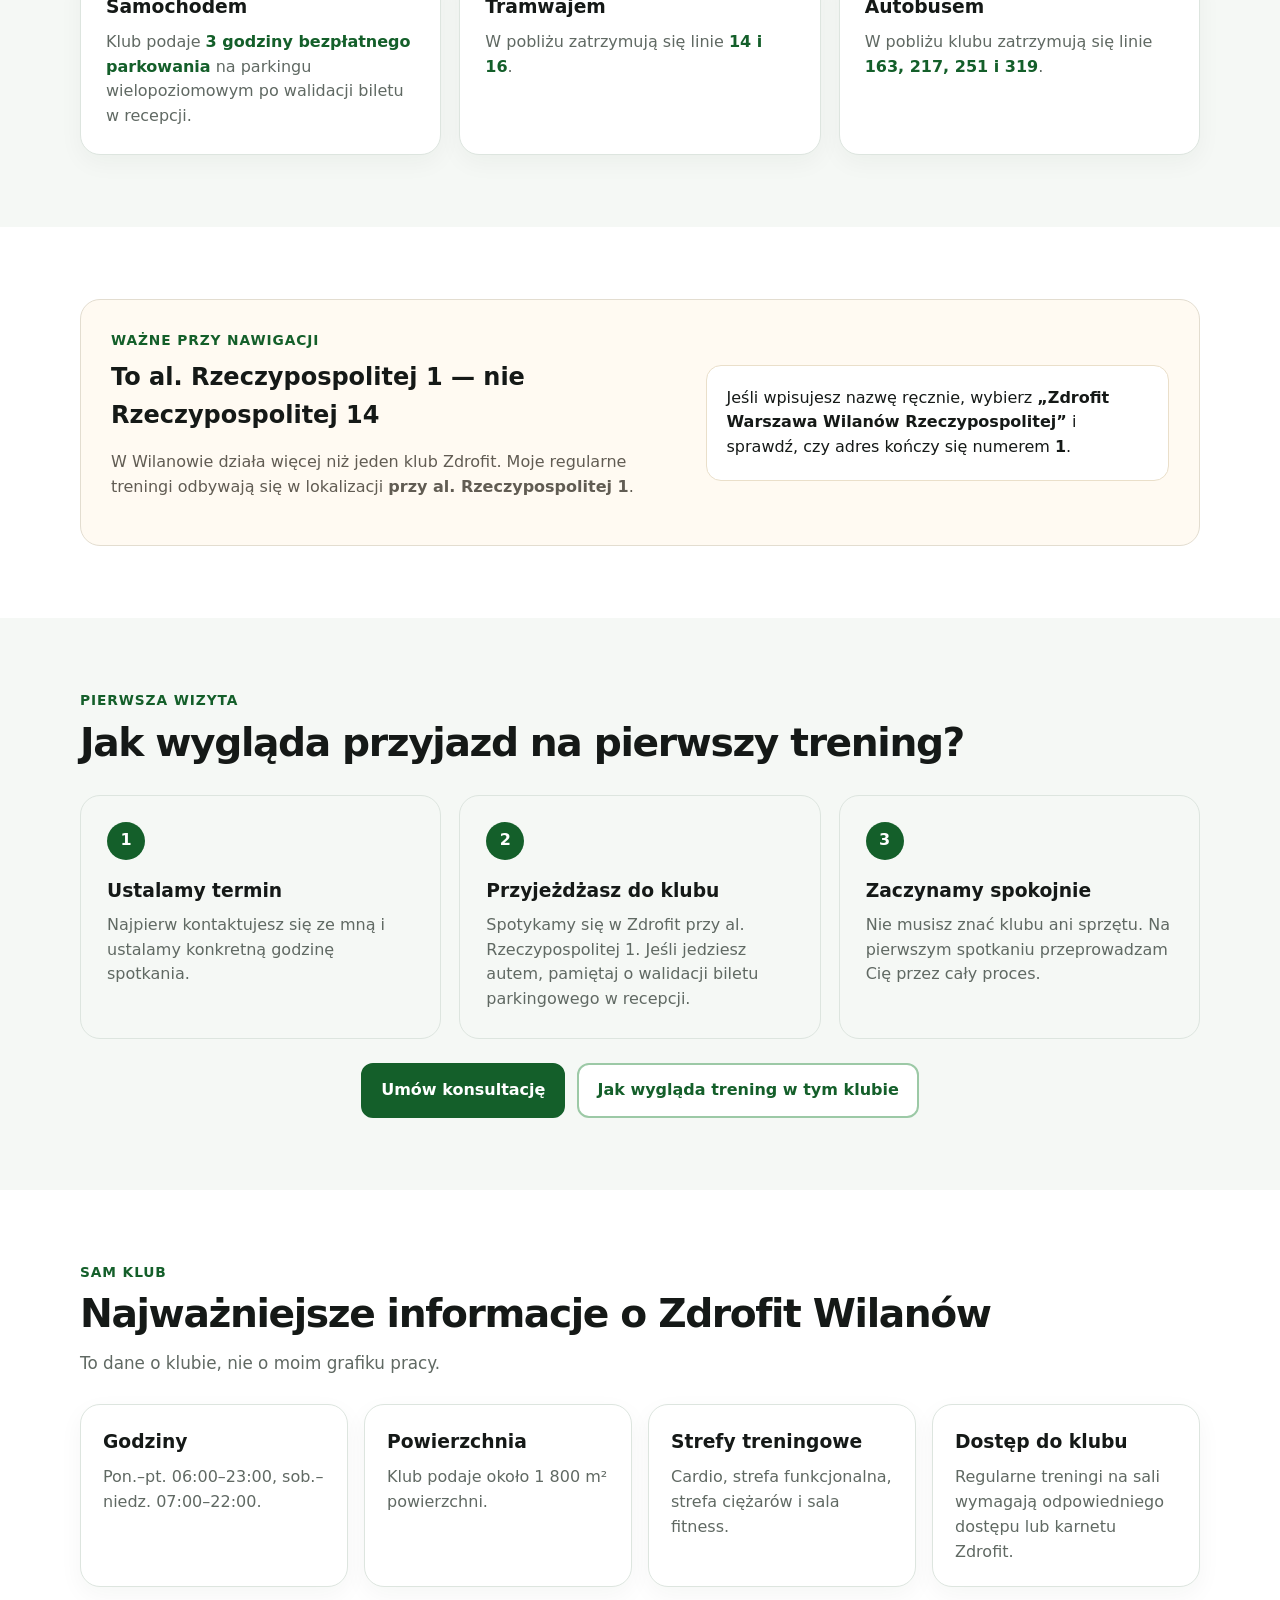
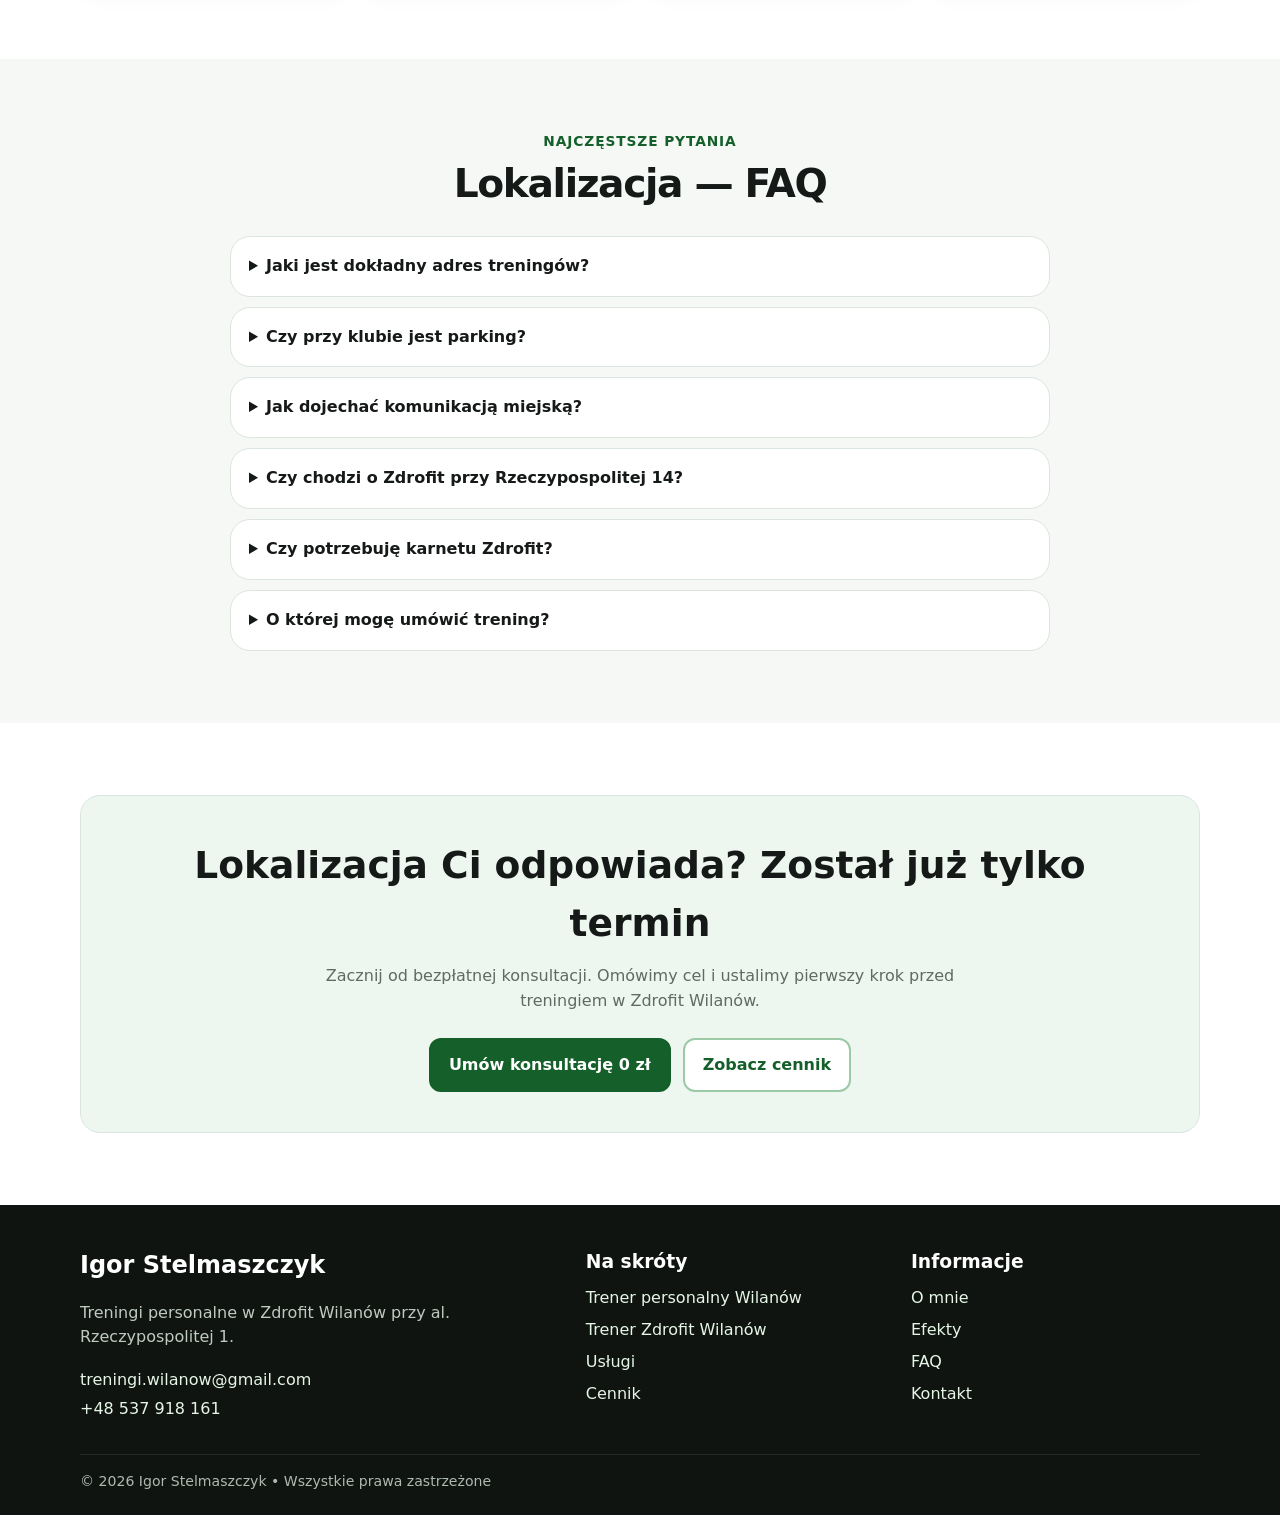
<file: lokalizacja/index.html>
<!doctype html>
<html lang="pl">
<head>
<meta charset="utf-8">
<meta name="viewport" content="width=device-width,initial-scale=1,viewport-fit=cover">
<title>Lokalizacja treningów Wilanów | Zdrofit Rzeczypospolitej 1</title>
<meta name="description" content="Treningi personalne w Zdrofit Wilanów przy al. Rzeczypospolitej 1. Sprawdź adres, parking, komunikację miejską, godziny klubu i dojazd.">
<meta name="robots" content="index,follow,max-image-preview:large,max-snippet:-1,max-video-preview:-1">
<link rel="canonical" href="https://trenerwilanow.pl/lokalizacja/">
<link rel="icon" href="/favicon.svg" type="image/svg+xml">
<link rel="icon" href="/favicon-32x32.png" sizes="32x32" type="image/png">
<link rel="apple-touch-icon" href="/apple-touch-icon.png" sizes="180x180">
<meta property="og:type" content="website">
<meta property="og:title" content="Lokalizacja treningów Wilanów | Zdrofit Rzeczypospolitej 1">
<meta property="og:description" content="Adres, parking, komunikacja i najważniejsze informacje przed treningiem w Zdrofit Wilanów.">
<meta property="og:url" content="https://trenerwilanow.pl/lokalizacja/">
<meta property="og:site_name" content="Igor Stelmaszczyk">
<meta property="og:locale" content="pl_PL">
<meta property="og:image" content="https://trenerwilanow.pl/lib/IMG_4377-1-mf2g7usc.webp">
<meta name="twitter:card" content="summary_large_image">
<meta name="theme-color" content="#1f7e21">
<script type="application/ld+json">
{
  "@context":"https://schema.org",
  "@graph":[
    {
      "@type":"WebPage",
      "@id":"https://trenerwilanow.pl/lokalizacja/#webpage",
      "url":"https://trenerwilanow.pl/lokalizacja/",
      "name":"Lokalizacja treningów Wilanów | Zdrofit Rzeczypospolitej 1",
      "description":"Lokalizacja treningów personalnych Igora Stelmaszczyka w Wilanowie.",
      "isPartOf":{"@id":"https://trenerwilanow.pl/#website"},
      "about":{"@id":"https://trenerwilanow.pl/lokalizacja/#place"},
      "inLanguage":"pl-PL"
    },
    {
      "@type":"Place",
      "@id":"https://trenerwilanow.pl/lokalizacja/#place",
      "name":"Miejsce treningów — Zdrofit Warszawa Wilanów Rzeczypospolitej",
      "address":{"@type":"PostalAddress","streetAddress":"al. Rzeczypospolitej 1","addressLocality":"Warszawa","addressCountry":"PL"},
      "url":"https://zdrofit.pl/kluby-fitness/zdrofit-warszawa-wilanow-rzeczypospolitej/"
    },
    {
      "@type":"BreadcrumbList",
      "itemListElement":[
        {"@type":"ListItem","position":1,"name":"Strona główna","item":"https://trenerwilanow.pl/"},
        {"@type":"ListItem","position":2,"name":"Lokalizacja","item":"https://trenerwilanow.pl/lokalizacja/"}
      ]
    }
  ]
}
</script>
<style>
:root{--g:#2e9b2f;--gd:#1f7e21;--gdd:#176619;--gs:#eef8ef;--ink:#171a18;--mut:#5f6761;--line:#dfe7e1;--surf:#f7faf7;--max:1120px;--font:system-ui,-apple-system,BlinkMacSystemFont,"Segoe UI",Roboto,Helvetica,Arial,sans-serif}
*{box-sizing:border-box}html{scroll-behavior:smooth}body{margin:0;color:var(--ink);font-family:var(--font);line-height:1.55;-webkit-font-smoothing:antialiased}a{color:inherit}[id]{scroll-margin-top:84px}
.container{width:min(var(--max),calc(100% - 32px));margin:auto}.section{padding:72px 0}.soft{background:var(--surf)}.kicker{margin:0 0 8px;color:var(--gd);font-size:.86rem;font-weight:850;letter-spacing:.04em;text-transform:uppercase}.title{margin:0;font-size:clamp(1.75rem,3.4vw,2.45rem);line-height:1.15;letter-spacing:-.025em}.lead{max-width:760px;margin:14px 0 0;color:var(--mut);font-size:1.05rem}
.skip{position:fixed;left:16px;top:12px;z-index:5000;transform:translateY(-180%);padding:10px 14px;border-radius:10px;background:#111;color:#fff;font-weight:800;text-decoration:none}.skip:focus{transform:none}:focus-visible{outline:3px solid #15731b;outline-offset:3px}
header{position:sticky;top:0;z-index:1000;background:#ffffffef;border-bottom:1px solid #0000000f;backdrop-filter:blur(10px)}.navwrap{min-height:64px;display:flex;align-items:center;gap:18px}.brand{display:flex;align-items:center;gap:9px;text-decoration:none}.mark{width:32px;height:32px;border-radius:50%;display:grid;place-items:center;background:var(--gd);color:#fff;font-weight:900;font-size:.82rem}.brandtxt{display:flex;flex-direction:column;line-height:1.1}.brandtxt strong{font-size:.96rem}.brandtxt span{color:var(--mut);font-size:.76rem}
nav.main{margin-left:auto}nav.main ul{display:flex;gap:18px;list-style:none;margin:0;padding:0}nav.main a{text-decoration:none;font-weight:750;font-size:.94rem;padding:9px 2px;border-bottom:2px solid transparent}nav.main a:hover{color:var(--gd);border-bottom-color:var(--g)}
.hcta,.btn{display:inline-flex;align-items:center;justify-content:center;text-decoration:none;font-weight:850;border-radius:12px}.hcta{min-height:42px;padding:10px 15px;background:var(--gd);color:#fff}.hcta:hover,.primary:hover{background:var(--gdd)}.btn{min-height:50px;padding:13px 18px;border:2px solid transparent}.primary{background:var(--gd);color:#fff;border-color:var(--gd)}.outline{background:#fff;color:var(--gd);border-color:#98c99c}.outline:hover{background:var(--gs)}
.menu{display:none;margin-left:auto;width:44px;height:44px;border:0;background:transparent;cursor:pointer}.menu span,.menu:before,.menu:after{content:"";display:block;width:22px;height:2px;background:var(--ink);margin:5px auto}.mobile{display:none;position:fixed;top:72px;left:16px;right:16px;z-index:1200;background:#fff;border:1px solid var(--line);border-radius:16px;padding:12px;box-shadow:0 16px 42px #0002}.mobile.open{display:block}.mobile a{display:block;padding:12px;border-radius:10px;text-decoration:none;font-weight:750}.backdrop{display:none;position:fixed;inset:64px 0 0;z-index:1100;background:#0003;border:0}.backdrop.open{display:block}
.breadcrumb{padding:18px 0 0;color:var(--mut);font-size:.86rem}.breadcrumb ol{display:flex;gap:7px;list-style:none;padding:0;margin:0}.breadcrumb li+li:before{content:"/";margin-right:7px}
.hero{text-align:center;padding:58px 0 72px;background:radial-gradient(700px 340px at 12% 20%,#2e9b2f18,transparent 65%),#fff}.hero h1{max-width:920px;margin:0 auto;font-size:clamp(2.35rem,5vw,4.05rem);line-height:1.03;letter-spacing:-.045em}.hero p{max-width:760px;margin:18px auto 0;color:#3e4640;font-size:1.1rem}.address{display:inline-flex;gap:8px;margin-top:22px;padding:10px 14px;border:1px solid #cce5ce;border-radius:999px;background:var(--gs);color:var(--gd);font-weight:850}.actions{display:flex;justify-content:center;gap:12px;flex-wrap:wrap;margin-top:24px}.note{font-size:.88rem!important;color:var(--mut)!important}
.quick{margin-top:-28px;position:relative}.quickgrid{display:grid;grid-template-columns:repeat(4,1fr);background:#fff;border:1px solid var(--line);border-radius:18px;overflow:hidden;box-shadow:0 12px 34px #0001}.quickitem{padding:22px;text-align:center}.quickitem+.quickitem{border-left:1px solid var(--line)}.quickitem strong{display:block}.quickitem span{display:block;color:var(--mut);font-size:.85rem;margin-top:5px}
.locgrid{display:grid;grid-template-columns:1.1fr .9fr;gap:36px;align-items:start}.loccopy h2{margin:0;font-size:clamp(1.7rem,3.3vw,2.35rem)}.loccopy p{color:#384039}.mapcard{padding:26px;border:1px solid #cfe3d1;border-radius:20px;background:linear-gradient(145deg,#f4fbf4,#fff);box-shadow:0 12px 34px #00000010}.mapcard h3{margin:0}.mapcard address{margin-top:11px;font-style:normal}.mapcard .btn{width:100%;margin-top:14px}.small{color:var(--mut);font-size:.84rem}
.transport{display:grid;grid-template-columns:repeat(3,1fr);gap:18px;margin-top:30px}.card{padding:25px;border:1px solid var(--line);border-radius:18px;background:#fff}.card h3{margin:0}.card p{margin:9px 0 0;color:var(--mut)}.card strong{color:var(--gd)}
.clarify{display:grid;grid-template-columns:1.1fr .9fr;gap:28px;align-items:center;padding:30px;border:1px solid #e3ddd0;border-radius:20px;background:#fffaf2}.clarify h2{margin:0}.clarify p{color:#615c53}.clarifyside{padding:20px;border:1px solid #eadfca;border-radius:15px;background:#fff}
.steps{display:grid;grid-template-columns:repeat(3,1fr);gap:18px;margin:30px 0 0;padding:0;list-style:none;counter-reset:s}.step{counter-increment:s;padding:26px;border:1px solid var(--line);border-radius:18px}.step:before{content:counter(s);width:38px;height:38px;display:grid;place-items:center;border-radius:50%;background:var(--gd);color:#fff;font-weight:900}.step h3{margin:16px 0 0}.step p{margin:8px 0 0;color:var(--mut)}
.club{display:grid;grid-template-columns:repeat(4,1fr);gap:16px;margin-top:28px}.club .card{padding:22px}
.faq{max-width:820px;margin:30px auto 0;display:grid;gap:10px}.faq details{border:1px solid var(--line);border-radius:14px;background:#fff}.faq summary{cursor:pointer;padding:17px 18px;font-weight:820}.faq div{padding:0 18px 18px;color:var(--mut)}.faq a{color:var(--gd);font-weight:800}
.final{padding:40px;border-radius:22px;background:var(--gs);border:1px solid #c8e3ca;text-align:center}.final h2{margin:0;font-size:clamp(1.65rem,3.2vw,2.35rem)}.final p{max-width:660px;margin:12px auto 0;color:var(--mut)}
footer{background:#0f1410;color:#d9e2db}.footgrid{display:grid;grid-template-columns:1.3fr .8fr .8fr;gap:36px;padding:42px 0 30px}footer h2,footer h3{margin:0;color:#fff}footer p{color:#bfcac1}footer address{font-style:normal;line-height:1.8}footer a{color:#e5f6e7;text-decoration:none}.flinks{list-style:none;padding:0;margin:10px 0 0;display:grid;gap:7px}.bottom{border-top:1px solid #ffffff17;padding:16px 0 22px;color:#aeb9b0;font-size:.88rem}
@media(max-width:940px){nav.main,.hcta{display:none}.menu{display:block}.quickgrid{grid-template-columns:1fr 1fr}.quickitem:nth-child(3){border-left:0;border-top:1px solid var(--line)}.quickitem:nth-child(4){border-top:1px solid var(--line)}.locgrid,.clarify{grid-template-columns:1fr}.transport,.steps{grid-template-columns:1fr 1fr}.transport .card:last-child,.steps .step:last-child{grid-column:1/-1}.club{grid-template-columns:1fr 1fr}.footgrid{grid-template-columns:1fr 1fr}.footgrid>:first-child{grid-column:1/-1}}
@media(max-width:680px){.container{width:min(var(--max),calc(100% - 24px))}.section{padding:56px 0}.hero{padding:42px 0 58px}.hero h1{font-size:2.3rem}.address{border-radius:14px}.quickgrid,.transport,.steps,.club{grid-template-columns:1fr}.quickitem+.quickitem{border-left:0;border-top:1px solid var(--line)}.transport .card:last-child,.steps .step:last-child{grid-column:auto}.footgrid{grid-template-columns:1fr}.footgrid>:first-child{grid-column:auto}}
</style>
  <script src="/consent.js" defer></script>
</head>
<body>
<a class="skip" href="#main">Przejdź do treści</a>

<header id="site-header">
<div class="container navwrap">
<a class="brand" href="/"><span class="mark">IS</span><span class="brandtxt"><strong>Igor Stelmaszczyk</strong><span>Trener personalny</span></span></a>
<nav class="main" aria-label="Główne"><ul><li><a href="/o-mnie/">O mnie</a></li><li><a href="/uslugi/">Usługi</a></li><li><a href="/cennik/">Cennik</a></li><li><a href="/efekty/">Efekty</a></li><li><a href="/umow-konsultacje/">Kontakt</a></li></ul></nav>
<a class="hcta" href="/umow-konsultacje/">Umów konsultację</a>
<button class="menu" type="button" aria-expanded="false" aria-controls="mobile-menu" aria-label="Otwórz menu"><span></span></button>
</div>
</header>

<nav id="mobile-menu" class="mobile" aria-label="Menu mobilne" aria-hidden="true">
<a href="/o-mnie/">O mnie</a><a href="/uslugi/">Usługi</a><a href="/cennik/">Cennik</a><a href="/efekty/">Efekty</a><a href="/umow-konsultacje/">Kontakt</a>
</nav>
<button class="backdrop" type="button" aria-label="Zamknij menu"></button>

<main id="main">
<div class="container breadcrumb"><ol><li><a href="/">Strona główna</a></li><li aria-current="page">Lokalizacja</li></ol></div>

<section class="hero">
<div class="container">
<p class="kicker">Miejsce treningów</p>
<h1>Treningi personalne w Zdrofit Wilanów przy al. Rzeczypospolitej 1</h1>
<p>Regularne treningi 1:1 prowadzę w klubie Zdrofit Warszawa Wilanów Rzeczypospolitej — w Miasteczku Wilanów.</p>
<div class="address"><span>📍</span><span>al. Rzeczypospolitej 1, Warszawa</span></div>
<div class="actions">
<a class="btn primary" href="https://www.google.com/maps/search/?api=1&query=Zdrofit%20Warszawa%20Wilan%C3%B3w%20Rzeczypospolitej%2C%20al.%20Rzeczypospolitej%201" target="_blank" rel="noopener noreferrer">Otwórz w Google Maps</a>
<a class="btn outline" href="/umow-konsultacje/">Umów konsultację 0 zł</a>
</div>
<p class="note">Termin treningu ustalamy bezpośrednio — godziny otwarcia klubu nie są moim grafikiem treningowym.</p>
</div>
</section>

<div class="container quick"><div class="quickgrid">
<div class="quickitem"><strong>al. Rzeczypospolitej 1</strong><span>dokładny adres</span></div>
<div class="quickitem"><strong>3 h parkingu</strong><span>po walidacji biletu w recepcji</span></div>
<div class="quickitem"><strong>tramwaje 14 i 16</strong><span>w pobliżu klubu</span></div>
<div class="quickitem"><strong>autobusy 163, 217, 251, 319</strong><span>w pobliżu klubu</span></div>
</div></div>

<section class="section">
<div class="container locgrid">
<article class="loccopy">
<p class="kicker">Dokładnie gdzie?</p>
<h2>Zdrofit Warszawa Wilanów Rzeczypospolitej</h2>
<p>Klub znajduje się przy <strong>al. Rzeczypospolitej 1</strong>, w kompleksie ROBYG Business Center na Błoniach Wilanowskich. To właśnie w tej lokalizacji prowadzę swoje regularne treningi personalne.</p>
<p>Jeśli przyjeżdżasz pierwszy raz, najlepiej otworzyć klub bezpośrednio w Google Maps. Dzięki temu unikniesz pomylenia go z inną lokalizacją Zdrofit w Wilanowie.</p>
</article>

<aside class="mapcard">
<h3>Adres do nawigacji</h3>
<address><strong>Zdrofit Warszawa Wilanów Rzeczypospolitej</strong><br>al. Rzeczypospolitej 1<br>Warszawa</address>
<a class="btn primary" href="https://www.google.com/maps/search/?api=1&query=Zdrofit%20Warszawa%20Wilan%C3%B3w%20Rzeczypospolitej%2C%20al.%20Rzeczypospolitej%201" target="_blank" rel="noopener noreferrer">Wyznacz trasę</a>
<a class="btn outline" href="https://zdrofit.pl/kluby-fitness/zdrofit-warszawa-wilanow-rzeczypospolitej/" target="_blank" rel="noopener noreferrer">Oficjalna strona klubu</a>
<p class="small">Godziny i zasady klubu mogą się zmieniać np. w święta — przed nietypową wizytą warto sprawdzić oficjalną stronę Zdrofit.</p>
</aside>
</div>
</section>

<section class="section soft">
<div class="container">
<p class="kicker">Dojazd</p>
<h2 class="title">Samochodem czy komunikacją?</h2>
<p class="lead">Ta lokalizacja jest wygodna zarówno przy dojeździe autem, jak i komunikacją miejską.</p>
<div class="transport">
<article class="card"><h3>Samochodem</h3><p>Klub podaje <strong>3 godziny bezpłatnego parkowania</strong> na parkingu wielopoziomowym po walidacji biletu w recepcji.</p></article>
<article class="card"><h3>Tramwajem</h3><p>W pobliżu zatrzymują się linie <strong>14 i 16</strong>.</p></article>
<article class="card"><h3>Autobusem</h3><p>W pobliżu klubu zatrzymują się linie <strong>163, 217, 251 i 319</strong>.</p></article>
</div>
</div>
</section>

<section class="section">
<div class="container">
<div class="clarify">
<div><p class="kicker">Ważne przy nawigacji</p><h2>To al. Rzeczypospolitej 1 — nie Rzeczypospolitej 14</h2><p>W Wilanowie działa więcej niż jeden klub Zdrofit. Moje regularne treningi odbywają się w lokalizacji <strong>przy al. Rzeczypospolitej 1</strong>.</p></div>
<div class="clarifyside">Jeśli wpisujesz nazwę ręcznie, wybierz <strong>„Zdrofit Warszawa Wilanów Rzeczypospolitej”</strong> i sprawdź, czy adres kończy się numerem <strong>1</strong>.</div>
</div>
</div>
</section>

<section class="section soft">
<div class="container">
<p class="kicker">Pierwsza wizyta</p><h2 class="title">Jak wygląda przyjazd na pierwszy trening?</h2>
<ol class="steps">
<li class="step"><h3>Ustalamy termin</h3><p>Najpierw kontaktujesz się ze mną i ustalamy konkretną godzinę spotkania.</p></li>
<li class="step"><h3>Przyjeżdżasz do klubu</h3><p>Spotykamy się w Zdrofit przy al. Rzeczypospolitej 1. Jeśli jedziesz autem, pamiętaj o walidacji biletu parkingowego w recepcji.</p></li>
<li class="step"><h3>Zaczynamy spokojnie</h3><p>Nie musisz znać klubu ani sprzętu. Na pierwszym spotkaniu przeprowadzam Cię przez cały proces.</p></li>
</ol>
<div class="actions"><a class="btn primary" href="/umow-konsultacje/">Umów konsultację</a><a class="btn outline" href="/trener-zdrofit-wilanow/">Jak wygląda trening w tym klubie</a></div>
</div>
</section>

<section class="section">
<div class="container">
<p class="kicker">Sam klub</p><h2 class="title">Najważniejsze informacje o Zdrofit Wilanów</h2><p class="lead">To dane o klubie, nie o moim grafiku pracy.</p>
<div class="club">
<article class="card"><h3>Godziny</h3><p>Pon.–pt. 06:00–23:00, sob.–niedz. 07:00–22:00.</p></article>
<article class="card"><h3>Powierzchnia</h3><p>Klub podaje około 1 800 m² powierzchni.</p></article>
<article class="card"><h3>Strefy treningowe</h3><p>Cardio, strefa funkcjonalna, strefa ciężarów i sala fitness.</p></article>
<article class="card"><h3>Dostęp do klubu</h3><p>Regularne treningi na sali wymagają odpowiedniego dostępu lub karnetu Zdrofit.</p></article>
</div>
</div>
</section>

<section class="section soft">
<div class="container">
<p class="kicker" style="text-align:center">Najczęstsze pytania</p><h2 class="title" style="text-align:center">Lokalizacja — FAQ</h2>
<div class="faq">
<details><summary>Jaki jest dokładny adres treningów?</summary><div>Zdrofit Warszawa Wilanów Rzeczypospolitej, al. Rzeczypospolitej 1 w Warszawie.</div></details>
<details><summary>Czy przy klubie jest parking?</summary><div>Tak. Oficjalna strona Zdrofit podaje 3 godziny bezpłatnego parkowania na parkingu wielopoziomowym po walidacji biletu w recepcji.</div></details>
<details><summary>Jak dojechać komunikacją miejską?</summary><div>W pobliżu zatrzymują się tramwaje 14 i 16 oraz autobusy 163, 217, 251 i 319.</div></details>
<details><summary>Czy chodzi o Zdrofit przy Rzeczypospolitej 14?</summary><div>Nie. Moje regularne treningi odbywają się przy <strong>al. Rzeczypospolitej 1</strong>.</div></details>
<details><summary>Czy potrzebuję karnetu Zdrofit?</summary><div>Do regularnych treningów na sali potrzebujesz dostępu do klubu. Więcej na stronie <a href="/trener-zdrofit-wilanow/">Trener Zdrofit Wilanów</a>.</div></details>
<details><summary>O której mogę umówić trening?</summary><div>Godziny klubu nie są moim grafikiem pracy. Dostępny termin ustalamy bezpośrednio podczas kontaktu.</div></details>
</div>
</div>
</section>

<section class="section">
<div class="container">
<div class="final">
<h2>Lokalizacja Ci odpowiada? Został już tylko termin</h2>
<p>Zacznij od bezpłatnej konsultacji. Omówimy cel i ustalimy pierwszy krok przed treningiem w Zdrofit Wilanów.</p>
<div class="actions"><a class="btn primary" href="/umow-konsultacje/">Umów konsultację 0 zł</a><a class="btn outline" href="/cennik/">Zobacz cennik</a></div>
</div>
</div>
</section>
</main>

<footer>
<div class="container footgrid">
<div><h2>Igor Stelmaszczyk</h2><p>Treningi personalne w Zdrofit Wilanów przy al. Rzeczypospolitej 1.</p><address><a href="mailto:treningi.wilanow@gmail.com">treningi.wilanow@gmail.com</a><br><a href="tel:+48537918161">+48 537 918 161</a></address></div>
<nav><h3>Na skróty</h3><ul class="flinks"><li><a href="/trener-personalny-wilanow/">Trener personalny Wilanów</a></li><li><a href="/trener-zdrofit-wilanow/">Trener Zdrofit Wilanów</a></li><li><a href="/uslugi/">Usługi</a></li><li><a href="/cennik/">Cennik</a></li></ul></nav>
<nav><h3>Informacje</h3><ul class="flinks"><li><a href="/o-mnie/">O mnie</a></li><li><a href="/efekty/">Efekty</a></li><li><a href="/faq/">FAQ</a></li><li><a href="/umow-konsultacje/">Kontakt</a></li></ul></nav>
</div>
<div class="container bottom">© 2026 Igor Stelmaszczyk • Wszystkie prawa zastrzeżone</div>
</footer>

<script>
const b=document.querySelector('.menu'),m=document.getElementById('mobile-menu'),d=document.querySelector('.backdrop');
function setMenu(o){b.setAttribute('aria-expanded',String(o));m.setAttribute('aria-hidden',String(!o));m.classList.toggle('open',o);d.classList.toggle('open',o);document.body.style.overflow=o?'hidden':''}
b.addEventListener('click',()=>setMenu(b.getAttribute('aria-expanded')!=='true'));d.addEventListener('click',()=>setMenu(false));m.addEventListener('click',e=>{if(e.target.closest('a'))setMenu(false)});document.addEventListener('keydown',e=>{if(e.key==='Escape')setMenu(false)});

</script>
</body>
</html>
</file>
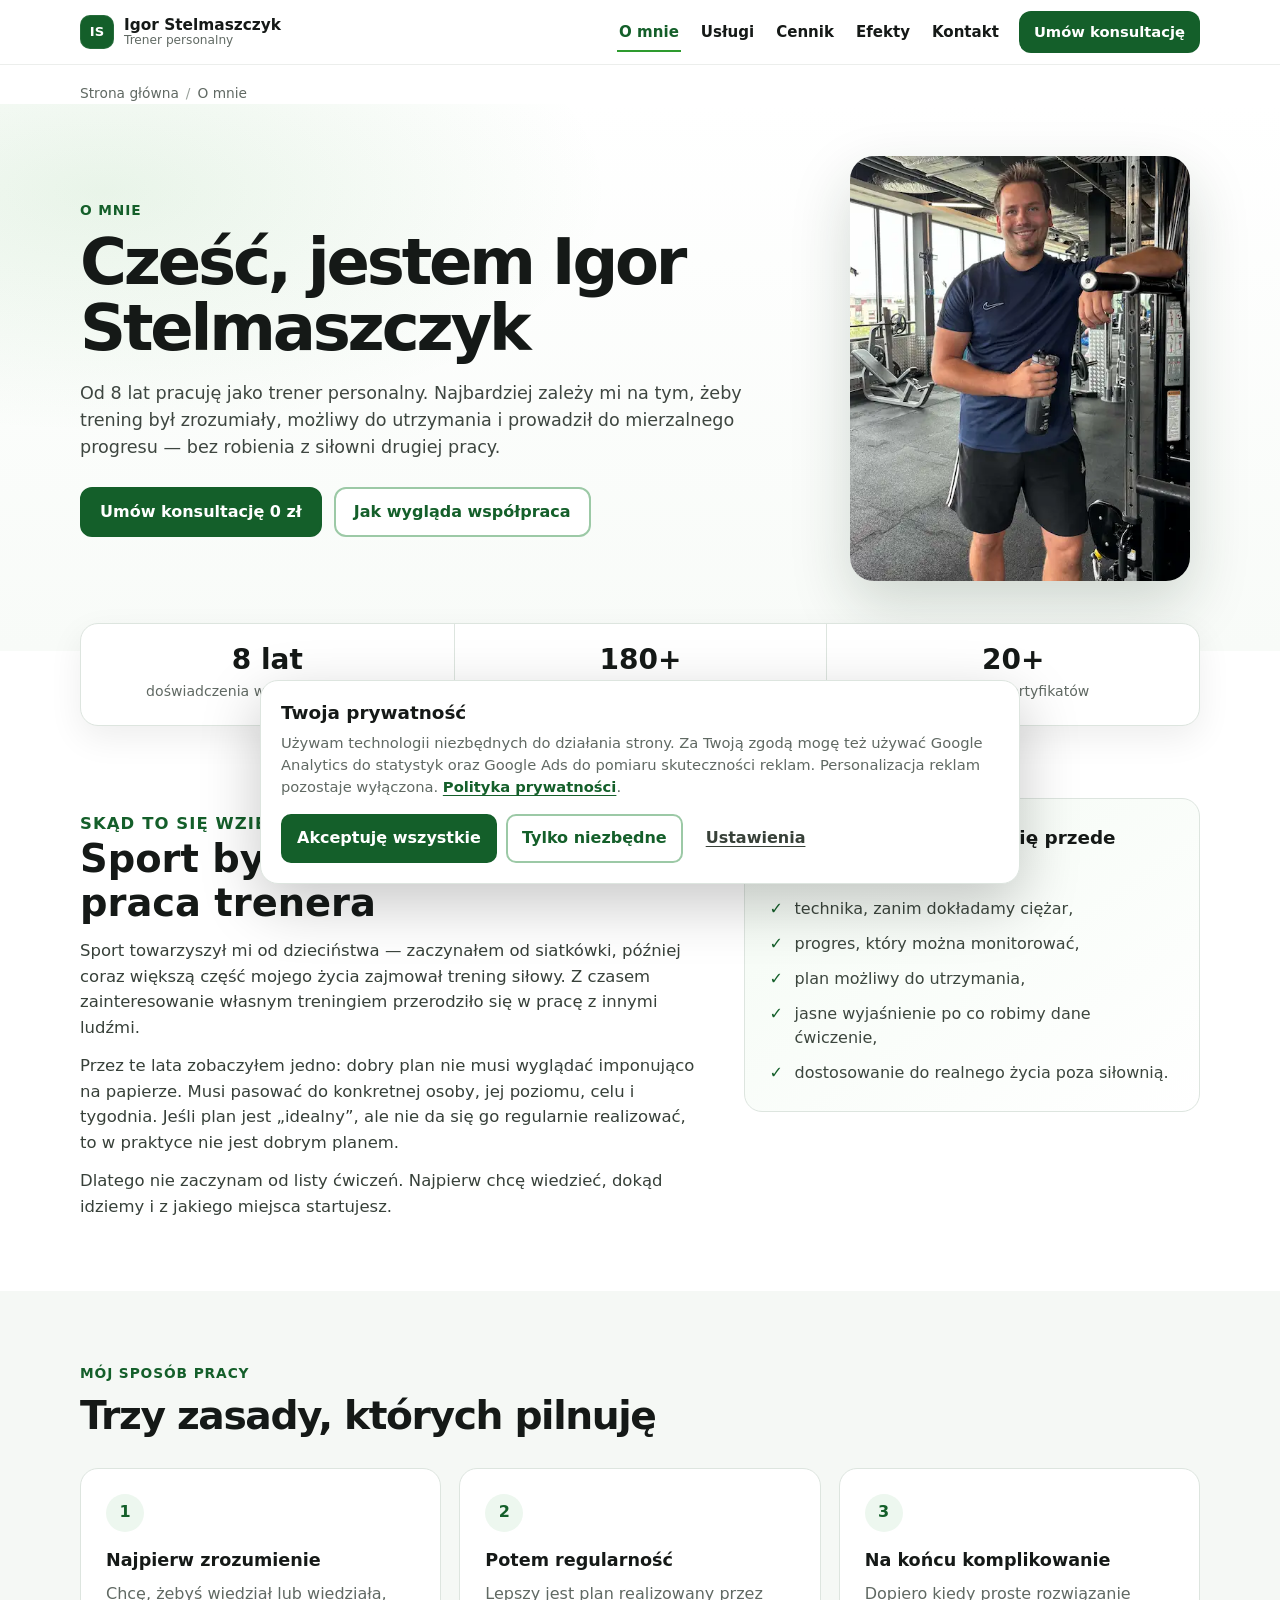
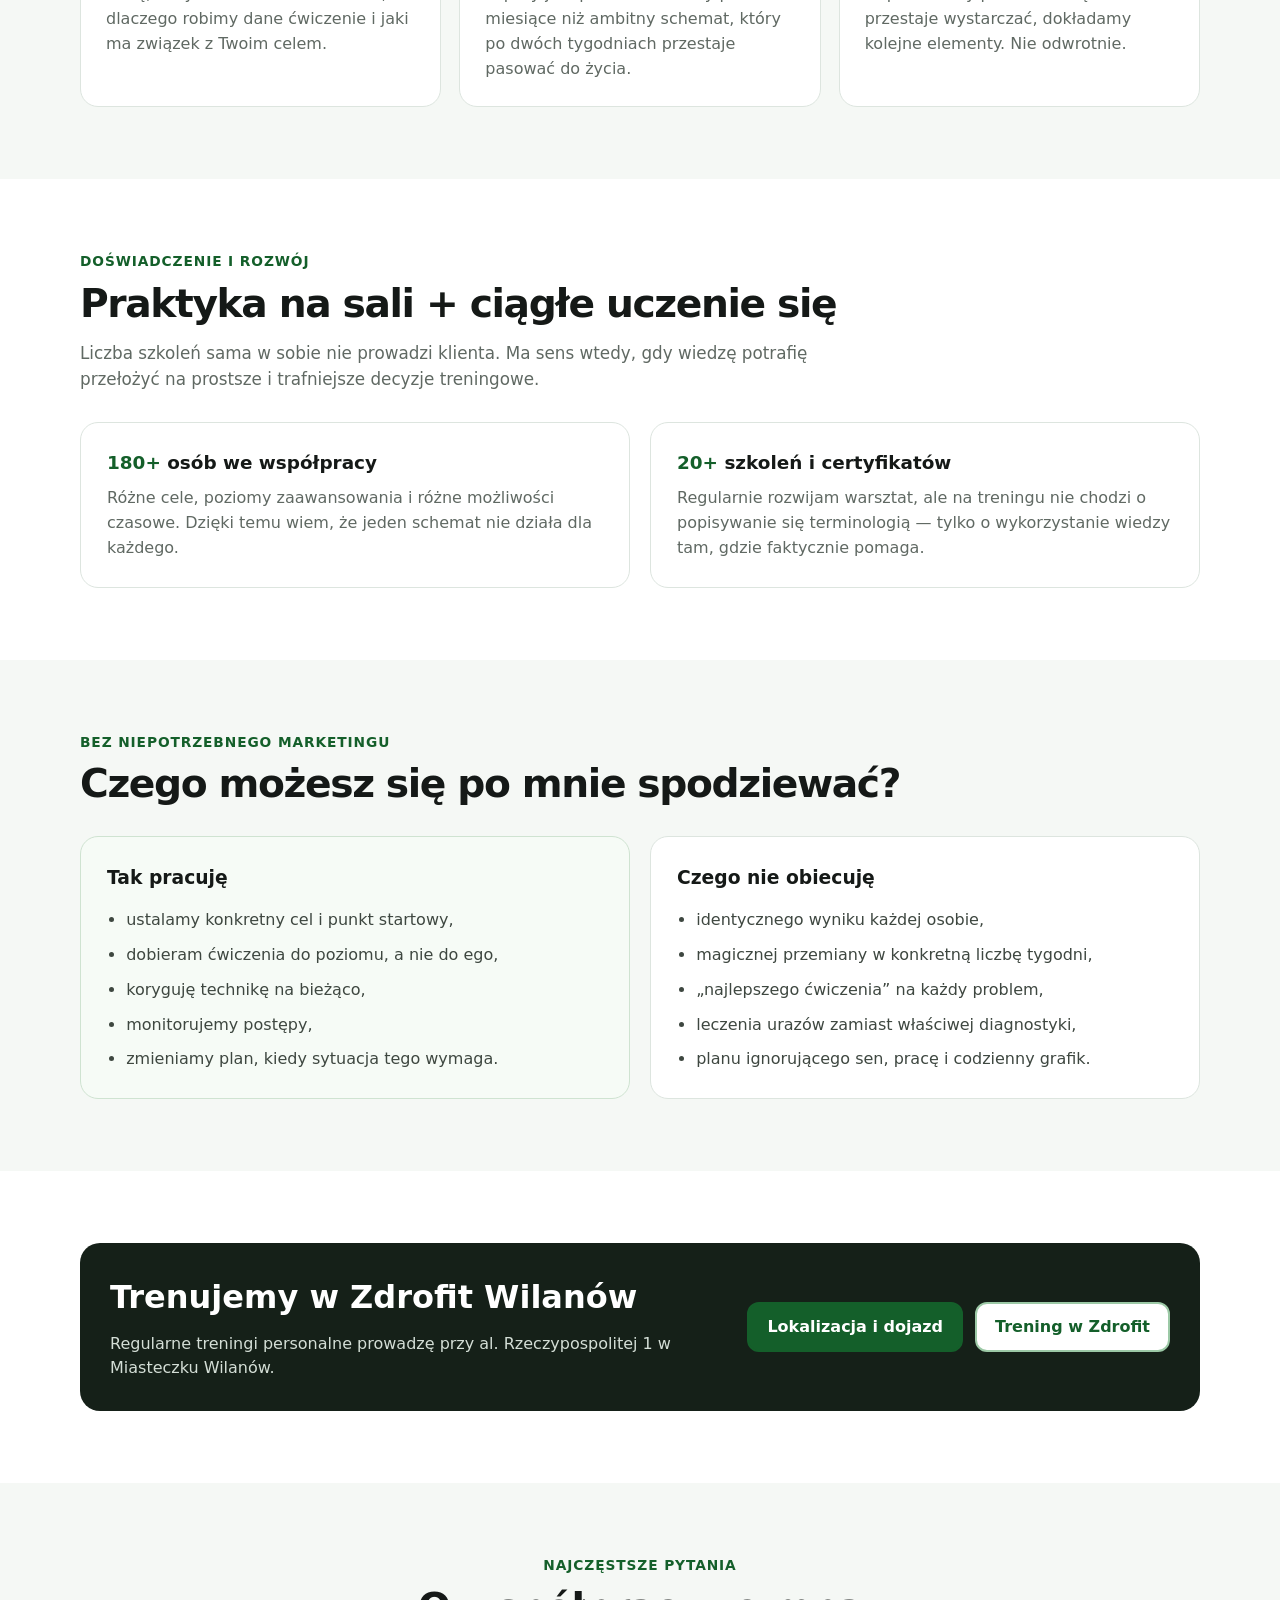
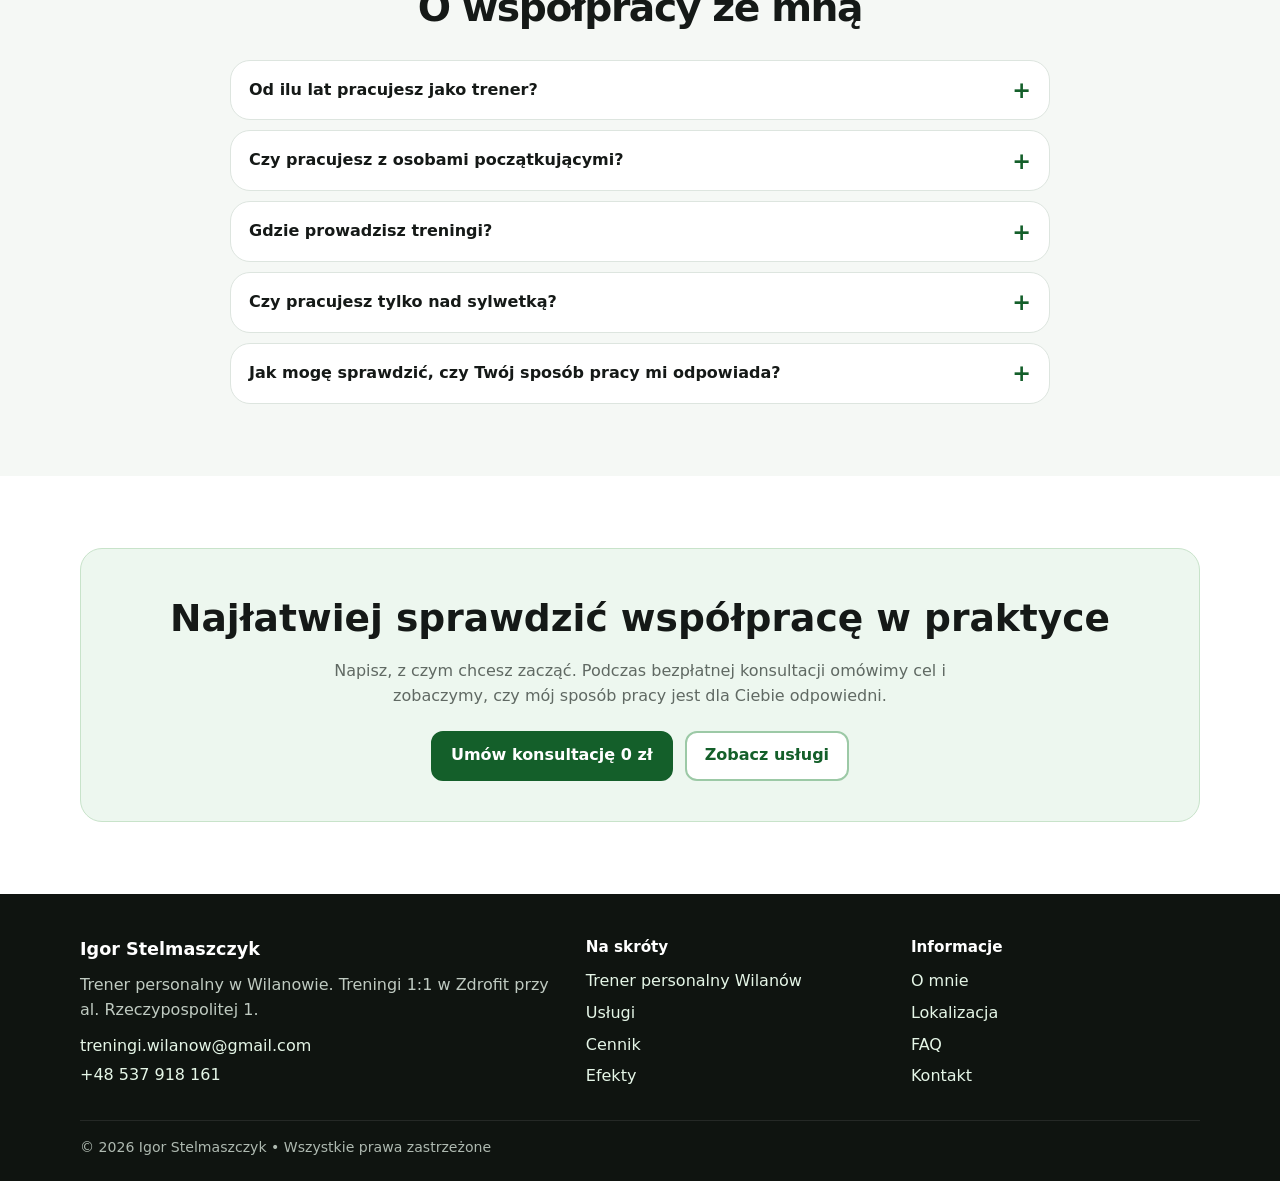
<file: o-mnie/index.html>
<!doctype html>
<html lang="pl">
<head>
  <meta charset="utf-8">
  <meta name="viewport" content="width=device-width, initial-scale=1, viewport-fit=cover">

  <title>O mnie | Igor Stelmaszczyk – trener personalny Wilanów</title>
  <meta name="description" content="Poznaj Igora Stelmaszczyka — trenera personalnego w Wilanowie. 8 lat doświadczenia, 180+ klientów i 20+ szkoleń oraz certyfikatów.">
  <meta name="robots" content="index,follow,max-image-preview:large,max-snippet:-1,max-video-preview:-1">
  <link rel="canonical" href="https://trenerwilanow.pl/o-mnie/">

  <link rel="icon" href="/favicon.svg" type="image/svg+xml">
  <link rel="icon" href="/favicon-32x32.png" sizes="32x32" type="image/png">
  <link rel="apple-touch-icon" href="/apple-touch-icon.png" sizes="180x180">

  <meta property="og:type" content="profile">
  <meta property="og:title" content="O mnie | Igor Stelmaszczyk – trener personalny Wilanów">
  <meta property="og:description" content="8 lat doświadczenia, 180+ klientów i trening bez zbędnego komplikowania. Poznaj mój sposób pracy.">
  <meta property="og:url" content="https://trenerwilanow.pl/o-mnie/">
  <meta property="og:site_name" content="Igor Stelmaszczyk">
  <meta property="og:locale" content="pl_PL">
  <meta property="og:image" content="https://trenerwilanow.pl/lib/1-mf2gfur7.webp">
  <meta property="og:image:alt" content="Igor Stelmaszczyk — trener personalny w Wilanowie">

  <meta name="twitter:card" content="summary_large_image">
  <meta name="twitter:title" content="Igor Stelmaszczyk – trener personalny Wilanów">
  <meta name="twitter:description" content="Poznaj mój sposób pracy, doświadczenie i podejście do treningu personalnego.">
  <meta name="twitter:image" content="https://trenerwilanow.pl/lib/1-mf2gfur7.webp">

  <meta name="theme-color" content="#1f7e21">
  <meta name="color-scheme" content="light">

  <script type="application/ld+json">
  {
    "@context":"https://schema.org",
    "@graph":[
      {
        "@type":"ProfilePage",
        "@id":"https://trenerwilanow.pl/o-mnie/#webpage",
        "url":"https://trenerwilanow.pl/o-mnie/",
        "name":"O mnie | Igor Stelmaszczyk – trener personalny Wilanów",
        "description":"Profil Igora Stelmaszczyka, trenera personalnego prowadzącego treningi w Wilanowie.",
        "isPartOf":{"@id":"https://trenerwilanow.pl/#website"},
        "mainEntity":{"@id":"https://trenerwilanow.pl/#igor-stelmaszczyk"},
        "inLanguage":"pl-PL"
      },
      {
        "@type":"Person",
        "@id":"https://trenerwilanow.pl/#igor-stelmaszczyk",
        "name":"Igor Stelmaszczyk",
        "jobTitle":"Trener personalny",
        "url":"https://trenerwilanow.pl/",
        "image":"https://trenerwilanow.pl/lib/1-mf2gfur7.webp",
        "email":"treningi.wilanow@gmail.com",
        "telephone":"+48-537-918-161",
        "areaServed":{
          "@type":"AdministrativeArea",
          "name":"Warszawa, Wilanów"
        },
        "workLocation":{
          "@type":"Place",
          "name":"Zdrofit Wilanów",
          "address":{
            "@type":"PostalAddress",
            "streetAddress":"al. Rzeczypospolitej 1",
            "addressLocality":"Warszawa",
            "addressCountry":"PL"
          }
        }
      },
      {
        "@type":"BreadcrumbList",
        "@id":"https://trenerwilanow.pl/o-mnie/#breadcrumb",
        "itemListElement":[
          {"@type":"ListItem","position":1,"name":"Strona główna","item":"https://trenerwilanow.pl/"},
          {"@type":"ListItem","position":2,"name":"O mnie","item":"https://trenerwilanow.pl/o-mnie/"}
        ]
      }
    ]
  }
  </script>

  <style>
    :root{
      --green:#2e9b2f;
      --green-dark:#1f7e21;
      --green-deep:#176619;
      --green-soft:#eef8ef;
      --ink:#171a18;
      --muted:#5f6761;
      --line:#dfe7e1;
      --surface:#f7faf7;
      --white:#fff;
      --shadow:0 16px 42px rgba(20,40,24,.10);
      --max:1120px;
      --font:system-ui,-apple-system,BlinkMacSystemFont,"Segoe UI",Roboto,Helvetica,Arial,sans-serif;
    }

    *,*::before,*::after{box-sizing:border-box}
    html{scroll-behavior:smooth}
    body{
      margin:0;background:#fff;color:var(--ink);
      font-family:var(--font);line-height:1.55;
      -webkit-font-smoothing:antialiased;text-rendering:optimizeLegibility;
    }
    img{display:block;max-width:100%}
    a{color:inherit}
    button{font:inherit}
    [id]{scroll-margin-top:84px}

    .container{width:min(var(--max),calc(100% - 32px));margin-inline:auto}
    .section{padding:72px 0}
    .section-soft{background:var(--surface)}
    .kicker{
      margin:0 0 8px;color:var(--green-dark);font-size:.86rem;font-weight:850;
      letter-spacing:.04em;text-transform:uppercase;
    }
    .title{
      margin:0;font-size:clamp(1.75rem,3.4vw,2.45rem);
      line-height:1.15;letter-spacing:-.025em;
    }
    .lead{max-width:760px;margin:14px 0 0;color:var(--muted);font-size:1.05rem}
    .skip{
      position:fixed;left:16px;top:12px;z-index:5000;transform:translateY(-180%);
      padding:10px 14px;border-radius:10px;background:#111;color:#fff;
      font-weight:800;text-decoration:none;
    }
    .skip:focus{transform:none}
    :focus-visible{outline:3px solid #15731b;outline-offset:3px}

    /* Header */
    #site-header{
      position:sticky;top:0;z-index:1000;background:rgba(255,255,255,.94);
      border-bottom:1px solid rgba(0,0,0,.06);
      -webkit-backdrop-filter:saturate(1.15) blur(10px);
      backdrop-filter:saturate(1.15) blur(10px);
      transition:box-shadow .2s ease;
    }
    #site-header.is-scrolled{box-shadow:0 10px 30px rgba(0,0,0,.07)}
    .nav-wrap{min-height:64px;display:flex;align-items:center;gap:18px}
    .brand{display:flex;align-items:center;gap:9px;text-decoration:none;flex:0 0 auto}
    .brand-mark{
      width:32px;height:32px;border-radius:50%;display:grid;place-items:center;
      background:var(--green-dark);color:#fff;font-size:.82rem;font-weight:900;
    }
    .brand-text{display:flex;flex-direction:column;line-height:1.1}
    .brand-text strong{font-size:.96rem}
    .brand-text span{color:var(--muted);font-size:.76rem}
    .desktop-nav{margin-left:auto}
    .desktop-nav ul{display:flex;align-items:center;gap:18px;list-style:none;padding:0;margin:0}
    .desktop-nav a{
      text-decoration:none;font-size:.94rem;font-weight:750;padding:9px 2px;
      border-bottom:2px solid transparent;
    }
    .desktop-nav a:hover,.desktop-nav a[aria-current="page"]{
      color:var(--green-dark);border-bottom-color:var(--green);
    }
    .header-cta{
      display:inline-flex;align-items:center;justify-content:center;
      min-height:42px;padding:10px 15px;border-radius:11px;background:var(--green-dark);
      color:#fff;font-size:.92rem;font-weight:800;text-decoration:none;white-space:nowrap;
    }
    .header-cta:hover{background:var(--green-deep)}
    .menu-toggle{
      display:none;margin-left:auto;width:44px;height:44px;border:0;border-radius:10px;
      background:transparent;cursor:pointer;place-items:center;
    }
    .menu-toggle span,.menu-toggle::before,.menu-toggle::after{
      content:"";display:block;width:22px;height:2px;border-radius:2px;background:var(--ink);
      transition:transform .18s ease,opacity .18s ease;
    }
    .menu-toggle span{margin:5px 0}
    .menu-toggle[aria-expanded="true"]::before{transform:translateY(7px) rotate(45deg)}
    .menu-toggle[aria-expanded="true"] span{opacity:0}
    .menu-toggle[aria-expanded="true"]::after{transform:translateY(-7px) rotate(-45deg)}
    .mobile-menu{
      display:none;position:fixed;top:72px;left:16px;right:16px;z-index:1200;
      padding:12px;border:1px solid var(--line);border-radius:16px;background:#fff;
      box-shadow:var(--shadow);
    }
    .mobile-menu.is-open{display:block}
    .mobile-menu a{display:block;padding:12px;border-radius:10px;text-decoration:none;font-weight:750}
    .mobile-menu a:hover,.mobile-menu a[aria-current="page"]{background:var(--green-soft);color:var(--green-dark)}
    .menu-backdrop{
      display:none;position:fixed;inset:64px 0 0;z-index:1100;border:0;
      background:rgba(0,0,0,.18);cursor:pointer;
    }
    .menu-backdrop.is-open{display:block}

    /* Buttons */
    .btn-row{display:flex;gap:12px;flex-wrap:wrap}
    .btn{
      display:inline-flex;align-items:center;justify-content:center;
      min-height:50px;padding:13px 18px;border:2px solid transparent;border-radius:12px;
      text-align:center;text-decoration:none;font-weight:850;line-height:1.15;
    }
    .btn-primary{background:var(--green-dark);color:#fff;border-color:var(--green-dark)}
    .btn-primary:hover{background:var(--green-deep);border-color:var(--green-deep)}
    .btn-outline{background:#fff;color:var(--green-dark);border-color:#98c99c}
    .btn-outline:hover{background:var(--green-soft);border-color:var(--green-dark)}

    /* Breadcrumb */
    .breadcrumb{padding:18px 0 0;color:var(--muted);font-size:.86rem}
    .breadcrumb ol{display:flex;gap:7px;list-style:none;padding:0;margin:0;flex-wrap:wrap}
    .breadcrumb li+li::before{content:"/";margin-right:7px;color:#99a19b}
    .breadcrumb a{text-decoration:none}

    /* Hero */
    .hero{
      overflow:hidden;
      background:
        radial-gradient(700px 360px at 12% 20%,rgba(46,155,47,.10),transparent 65%),
        radial-gradient(600px 340px at 88% 40%,rgba(0,0,0,.045),transparent 65%),
        #fff;
    }
    .hero-grid{
      padding:52px 0 70px;display:grid;
      grid-template-columns:minmax(0,1fr) 360px;gap:68px;align-items:center;
    }
    .hero h1{
      margin:0;max-width:14ch;font-size:clamp(2.35rem,5vw,4.1rem);
      line-height:1.03;letter-spacing:-.045em;
    }
    .hero-sub{margin:18px 0 0;max-width:670px;color:#3e4640;font-size:1.1rem}
    .hero-actions{margin-top:26px}
    .hero-photo{
      width:min(100%,340px);justify-self:center;
      aspect-ratio:4/5;object-fit:cover;object-position:center;
      border-radius:24px;box-shadow:0 24px 60px rgba(20,50,25,.18);
    }

    /* Stats */
    .stats{margin-top:-28px;position:relative;z-index:2}
    .stats-grid{
      display:grid;grid-template-columns:repeat(3,1fr);
      overflow:hidden;border:1px solid var(--line);border-radius:18px;
      background:#fff;box-shadow:0 12px 34px rgba(0,0,0,.07);
    }
    .stat{padding:22px;text-align:center}
    .stat+.stat{border-left:1px solid var(--line)}
    .stat strong{display:block;font-size:1.75rem;line-height:1}
    .stat span{display:block;margin-top:7px;color:var(--muted);font-size:.88rem}

    /* Story */
    .story-grid{
      display:grid;grid-template-columns:minmax(0,1.15fr) minmax(300px,.85fr);
      gap:46px;align-items:start;
    }
    .story p{margin:13px 0 0;color:#374039;font-size:1.03rem}
    .story h2{margin:0;font-size:clamp(1.75rem,3.4vw,2.4rem);line-height:1.15}
    .story-card{
      padding:25px;border:1px solid var(--line);border-radius:18px;
      background:linear-gradient(145deg,#f4fbf4,#fff);
    }
    .story-card h3{margin:0;font-size:1.15rem}
    .story-card ul{display:grid;gap:10px;list-style:none;margin:16px 0 0;padding:0}
    .story-card li{position:relative;padding-left:25px;color:#3c463e}
    .story-card li::before{content:"✓";position:absolute;left:0;color:var(--green-dark);font-weight:900}

    /* Principles */
    .principles{display:grid;grid-template-columns:repeat(3,1fr);gap:18px;margin-top:30px}
    .principle{
      padding:25px;border:1px solid var(--line);border-radius:18px;background:#fff;
    }
    .principle-no{
      width:38px;height:38px;display:grid;place-items:center;border-radius:50%;
      background:var(--green-soft);color:var(--green-dark);font-weight:900;
    }
    .principle h3{margin:15px 0 0;font-size:1.1rem}
    .principle p{margin:8px 0 0;color:var(--muted)}

    /* Experience */
    .experience-grid{
      display:grid;grid-template-columns:1fr 1fr;gap:20px;margin-top:30px;
    }
    .experience-card{
      padding:26px;border:1px solid var(--line);border-radius:18px;background:#fff;
    }
    .experience-card h3{margin:0;font-size:1.15rem}
    .experience-card p{margin:9px 0 0;color:var(--muted)}
    .experience-card strong{color:var(--green-dark)}

    /* What I do / don't */
    .contrast{
      display:grid;grid-template-columns:1fr 1fr;gap:20px;margin-top:30px;
    }
    .contrast-card{padding:26px;border-radius:18px;border:1px solid var(--line);background:#fff}
    .contrast-card.good{background:#f6fbf6;border-color:#cfe3d1}
    .contrast-card h3{margin:0}
    .contrast-card ul{display:grid;gap:10px;margin:16px 0 0;padding-left:1.2rem;color:#3e4740}

    /* Location */
    .location-box{
      display:grid;grid-template-columns:1fr auto;gap:28px;align-items:center;
      padding:30px;border-radius:20px;background:#152018;color:#fff;
    }
    .location-box h2{margin:0;font-size:clamp(1.45rem,3vw,2rem)}
    .location-box p{margin:9px 0 0;color:#d4ded6}
    .location-box .btn-outline{background:transparent;color:#fff;border-color:#6f8b74}

    /* FAQ */
    .faq-wrap{max-width:820px;margin:30px auto 0;display:grid;gap:10px}
    .faq-item{border:1px solid var(--line);border-radius:14px;background:#fff;overflow:hidden}
    .faq-item summary{
      position:relative;cursor:pointer;list-style:none;
      padding:17px 50px 17px 18px;font-weight:820;
    }
    .faq-item summary::-webkit-details-marker{display:none}
    .faq-item summary::after{
      content:"+";position:absolute;right:18px;top:50%;transform:translateY(-50%);
      color:var(--green-dark);font-size:1.4rem;font-weight:700;
    }
    .faq-item[open] summary::after{content:"−"}
    .faq-answer{padding:0 18px 18px;color:var(--muted)}
    .faq-answer p{margin:0}
    .faq-answer a{color:var(--green-dark);font-weight:800}

    /* CTA */
    .final-cta{
      padding:40px;border-radius:22px;background:var(--green-soft);
      border:1px solid #c8e3ca;text-align:center;
    }
    .final-cta h2{margin:0;font-size:clamp(1.65rem,3.2vw,2.35rem)}
    .final-cta p{max-width:660px;margin:12px auto 0;color:var(--muted)}
    .final-cta .btn-row{justify-content:center;margin-top:22px}

    /* Footer */
    #site-footer{background:#0f1410;color:#d9e2db}
    .footer-grid{display:grid;grid-template-columns:1.3fr .8fr .8fr;gap:36px;padding:42px 0 30px}
    #site-footer h2,#site-footer h3{margin:0;color:#fff}
    #site-footer h2{font-size:1.1rem}
    #site-footer h3{font-size:.95rem}
    #site-footer p{margin:10px 0 0;color:#bfcac1}
    #site-footer address{margin-top:10px;font-style:normal;line-height:1.8}
    #site-footer a{color:#e5f6e7;text-decoration:none}
    .footer-links{list-style:none;padding:0;margin:10px 0 0;display:grid;gap:7px}
    .footer-bottom{border-top:1px solid rgba(255,255,255,.09);padding:16px 0 22px;color:#aeb9b0;font-size:.88rem}

    @media(max-width:940px){
      .desktop-nav,.header-cta{display:none}
      .menu-toggle{display:grid}
      .hero-grid{grid-template-columns:1fr 280px;gap:36px}
      .story-grid{grid-template-columns:1fr}
      .principles{grid-template-columns:1fr 1fr}
      .principles .principle:last-child{grid-column:1/-1}
      .footer-grid{grid-template-columns:1fr 1fr}
      .footer-grid>:first-child{grid-column:1/-1}
    }
    @media(max-width:680px){
      .container{width:min(var(--max),calc(100% - 24px))}
      .section{padding:56px 0}
      .hero-grid{grid-template-columns:1fr;text-align:center;padding:32px 0 58px}
      .hero h1{margin-inline:auto;font-size:2.35rem}
      .hero-sub{margin-inline:auto}
      .hero-photo{order:-1;width:min(70vw,245px)}
      .hero-actions{justify-content:center}
      .stats-grid{grid-template-columns:1fr}
      .stat+.stat{border-left:0;border-top:1px solid var(--line)}
      .principles,.experience-grid,.contrast{grid-template-columns:1fr}
      .principles .principle:last-child{grid-column:auto}
      .location-box{grid-template-columns:1fr;text-align:center}
      .location-box .btn-row{justify-content:center}
      .footer-grid{grid-template-columns:1fr}
      .footer-grid>:first-child{grid-column:auto}
      .btn-row{justify-content:center}
    }
    @media(prefers-reduced-motion:reduce){
      html{scroll-behavior:auto}
      *,*::before,*::after{scroll-behavior:auto!important;transition:none!important;animation:none!important}
    }
  </style>
  <script src="/consent.js" defer></script>
</head>

<body>
  <a class="skip" href="#main">Przejdź do treści</a>

  <header id="site-header">
    <div class="container nav-wrap">
      <a class="brand" href="/" aria-label="Strona główna — Igor Stelmaszczyk">
        <span class="brand-mark">IS</span>
        <span class="brand-text"><strong>Igor Stelmaszczyk</strong><span>Trener personalny</span></span>
      </a>

      <nav class="desktop-nav" aria-label="Główne">
        <ul>
          <li><a href="/o-mnie/" aria-current="page">O mnie</a></li>
          <li><a href="/uslugi/">Usługi</a></li>
          <li><a href="/cennik/">Cennik</a></li>
          <li><a href="/efekty/">Efekty</a></li>
          <li><a href="/umow-konsultacje/">Kontakt</a></li>
        </ul>
      </nav>

      <a class="header-cta" href="/umow-konsultacje/">Umów konsultację</a>

      <button class="menu-toggle" type="button" aria-expanded="false" aria-controls="mobile-menu" aria-label="Otwórz menu">
        <span></span>
      </button>
    </div>
  </header>

  <nav id="mobile-menu" class="mobile-menu" aria-label="Menu mobilne" aria-hidden="true">
    <a href="/o-mnie/" aria-current="page">O mnie</a>
    <a href="/uslugi/">Usługi</a>
    <a href="/cennik/">Cennik</a>
    <a href="/efekty/">Efekty</a>
    <a href="/umow-konsultacje/">Kontakt</a>
  </nav>
  <button class="menu-backdrop" type="button" aria-label="Zamknij menu"></button>

  <main id="main">
    <div class="container breadcrumb">
      <ol>
        <li><a href="/">Strona główna</a></li>
        <li aria-current="page">O mnie</li>
      </ol>
    </div>

    <section class="hero" aria-labelledby="page-title">
      <div class="container hero-grid">
        <div>
          <p class="kicker">O mnie</p>
          <h1 id="page-title">Cześć, jestem Igor Stelmaszczyk</h1>
          <p class="hero-sub">Od 8 lat pracuję jako trener personalny. Najbardziej zależy mi na tym, żeby trening był zrozumiały, możliwy do utrzymania i prowadził do mierzalnego progresu — bez robienia z siłowni drugiej pracy.</p>
          <div class="btn-row hero-actions">
            <a class="btn btn-primary" href="/umow-konsultacje/">Umów konsultację 0 zł</a>
            <a class="btn btn-outline" href="/trener-personalny-wilanow/">Jak wygląda współpraca</a>
          </div>
        </div>

        <img class="hero-photo"
             src="/lib/1-mf2gfur7.webp"
             alt="Igor Stelmaszczyk — trener personalny w Wilanowie"
             loading="eager"
             decoding="async"
             fetchpriority="high">
      </div>
    </section>

    <div class="container stats">
      <div class="stats-grid">
        <div class="stat"><strong>8 lat</strong><span>doświadczenia w pracy trenerskiej</span></div>
        <div class="stat"><strong>180+</strong><span>osób, z którymi pracowałem</span></div>
        <div class="stat"><strong>20+</strong><span>szkoleń i certyfikatów</span></div>
      </div>
    </div>

    <section class="section" aria-labelledby="story-title">
      <div class="container story-grid">
        <article class="story">
          <p class="kicker">Skąd to się wzięło?</p>
          <h2 id="story-title">Sport był wcześniej niż praca trenera</h2>
          <p>Sport towarzyszył mi od dzieciństwa — zaczynałem od siatkówki, później coraz większą część mojego życia zajmował trening siłowy. Z czasem zainteresowanie własnym treningiem przerodziło się w pracę z innymi ludźmi.</p>
          <p>Przez te lata zobaczyłem jedno: dobry plan nie musi wyglądać imponująco na papierze. Musi pasować do konkretnej osoby, jej poziomu, celu i tygodnia. Jeśli plan jest „idealny”, ale nie da się go regularnie realizować, to w praktyce nie jest dobrym planem.</p>
          <p>Dlatego nie zaczynam od listy ćwiczeń. Najpierw chcę wiedzieć, dokąd idziemy i z jakiego miejsca startujesz.</p>
        </article>

        <aside class="story-card">
          <h3>W moim treningu liczą się przede wszystkim:</h3>
          <ul>
            <li>technika, zanim dokładamy ciężar,</li>
            <li>progres, który można monitorować,</li>
            <li>plan możliwy do utrzymania,</li>
            <li>jasne wyjaśnienie po co robimy dane ćwiczenie,</li>
            <li>dostosowanie do realnego życia poza siłownią.</li>
          </ul>
        </aside>
      </div>
    </section>

    <section class="section section-soft" aria-labelledby="principles-title">
      <div class="container">
        <p class="kicker">Mój sposób pracy</p>
        <h2 id="principles-title" class="title">Trzy zasady, których pilnuję</h2>

        <div class="principles">
          <article class="principle">
            <div class="principle-no">1</div>
            <h3>Najpierw zrozumienie</h3>
            <p>Chcę, żebyś wiedział lub wiedziała, dlaczego robimy dane ćwiczenie i jaki ma związek z Twoim celem.</p>
          </article>

          <article class="principle">
            <div class="principle-no">2</div>
            <h3>Potem regularność</h3>
            <p>Lepszy jest plan realizowany przez miesiące niż ambitny schemat, który po dwóch tygodniach przestaje pasować do życia.</p>
          </article>

          <article class="principle">
            <div class="principle-no">3</div>
            <h3>Na końcu komplikowanie</h3>
            <p>Dopiero kiedy proste rozwiązanie przestaje wystarczać, dokładamy kolejne elementy. Nie odwrotnie.</p>
          </article>
        </div>
      </div>
    </section>

    <section class="section" aria-labelledby="experience-title">
      <div class="container">
        <p class="kicker">Doświadczenie i rozwój</p>
        <h2 id="experience-title" class="title">Praktyka na sali + ciągłe uczenie się</h2>
        <p class="lead">Liczba szkoleń sama w sobie nie prowadzi klienta. Ma sens wtedy, gdy wiedzę potrafię przełożyć na prostsze i trafniejsze decyzje treningowe.</p>

        <div class="experience-grid">
          <article class="experience-card">
            <h3><strong>180+</strong> osób we współpracy</h3>
            <p>Różne cele, poziomy zaawansowania i różne możliwości czasowe. Dzięki temu wiem, że jeden schemat nie działa dla każdego.</p>
          </article>
          <article class="experience-card">
            <h3><strong>20+</strong> szkoleń i certyfikatów</h3>
            <p>Regularnie rozwijam warsztat, ale na treningu nie chodzi o popisywanie się terminologią — tylko o wykorzystanie wiedzy tam, gdzie faktycznie pomaga.</p>
          </article>
        </div>
      </div>
    </section>

    <section class="section section-soft" aria-labelledby="contrast-title">
      <div class="container">
        <p class="kicker">Bez niepotrzebnego marketingu</p>
        <h2 id="contrast-title" class="title">Czego możesz się po mnie spodziewać?</h2>

        <div class="contrast">
          <article class="contrast-card good">
            <h3>Tak pracuję</h3>
            <ul>
              <li>ustalamy konkretny cel i punkt startowy,</li>
              <li>dobieram ćwiczenia do poziomu, a nie do ego,</li>
              <li>koryguję technikę na bieżąco,</li>
              <li>monitorujemy postępy,</li>
              <li>zmieniamy plan, kiedy sytuacja tego wymaga.</li>
            </ul>
          </article>

          <article class="contrast-card">
            <h3>Czego nie obiecuję</h3>
            <ul>
              <li>identycznego wyniku każdej osobie,</li>
              <li>magicznej przemiany w konkretną liczbę tygodni,</li>
              <li>„najlepszego ćwiczenia” na każdy problem,</li>
              <li>leczenia urazów zamiast właściwej diagnostyki,</li>
              <li>planu ignorującego sen, pracę i codzienny grafik.</li>
            </ul>
          </article>
        </div>
      </div>
    </section>

    <section class="section" aria-labelledby="location-title">
      <div class="container">
        <div class="location-box">
          <div>
            <h2 id="location-title">Trenujemy w Zdrofit Wilanów</h2>
            <p>Regularne treningi personalne prowadzę przy al. Rzeczypospolitej 1 w Miasteczku Wilanów.</p>
          </div>
          <div class="btn-row">
            <a class="btn btn-primary" href="/lokalizacja/">Lokalizacja i dojazd</a>
            <a class="btn btn-outline" href="/trener-zdrofit-wilanow/">Trening w Zdrofit</a>
          </div>
        </div>
      </div>
    </section>

    <section class="section section-soft" aria-labelledby="faq-title">
      <div class="container">
        <p class="kicker" style="text-align:center">Najczęstsze pytania</p>
        <h2 id="faq-title" class="title" style="text-align:center">O współpracy ze mną</h2>

        <div class="faq-wrap">
          <details class="faq-item">
            <summary>Od ilu lat pracujesz jako trener?</summary>
            <div class="faq-answer"><p>Od 8 lat pracuję z osobami trenującymi na różnych poziomach zaawansowania.</p></div>
          </details>

          <details class="faq-item">
            <summary>Czy pracujesz z osobami początkującymi?</summary>
            <div class="faq-answer"><p>Tak. Początek współpracy dopasowuję do aktualnego poziomu, dlatego nie musisz wcześniej „przygotować się” do treningu personalnego.</p></div>
          </details>

          <details class="faq-item">
            <summary>Gdzie prowadzisz treningi?</summary>
            <div class="faq-answer"><p>W Zdrofit Wilanów przy al. Rzeczypospolitej 1. Szczegóły znajdziesz na stronie <a href="/lokalizacja/">Lokalizacja</a>.</p></div>
          </details>

          <details class="faq-item">
            <summary>Czy pracujesz tylko nad sylwetką?</summary>
            <div class="faq-answer"><p>Nie. W zależności od celu możemy pracować nad siłą, techniką, sylwetką, mobilnością, sprawnością albo powrotem do regularnego treningu.</p></div>
          </details>

          <details class="faq-item">
            <summary>Jak mogę sprawdzić, czy Twój sposób pracy mi odpowiada?</summary>
            <div class="faq-answer"><p>Zacznij od bezpłatnej konsultacji. Nie musisz od razu kupować pakietu — najpierw omawiamy cel i sposób działania.</p></div>
          </details>
        </div>
      </div>
    </section>

    <section class="section" aria-labelledby="final-title">
      <div class="container">
        <div class="final-cta">
          <h2 id="final-title">Najłatwiej sprawdzić współpracę w praktyce</h2>
          <p>Napisz, z czym chcesz zacząć. Podczas bezpłatnej konsultacji omówimy cel i zobaczymy, czy mój sposób pracy jest dla Ciebie odpowiedni.</p>
          <div class="btn-row">
            <a class="btn btn-primary" href="/umow-konsultacje/">Umów konsultację 0 zł</a>
            <a class="btn btn-outline" href="/uslugi/">Zobacz usługi</a>
          </div>
        </div>
      </div>
    </section>
  </main>

  <footer id="site-footer">
    <div class="container footer-grid">
      <div>
        <h2>Igor Stelmaszczyk</h2>
        <p>Trener personalny w Wilanowie. Treningi 1:1 w Zdrofit przy al. Rzeczypospolitej 1.</p>
        <address>
          <a href="mailto:treningi.wilanow@gmail.com">treningi.wilanow@gmail.com</a><br>
          <a href="tel:+48537918161">+48 537 918 161</a>
        </address>
      </div>

      <nav aria-label="Najważniejsze strony">
        <h3>Na skróty</h3>
        <ul class="footer-links">
          <li><a href="/trener-personalny-wilanow/">Trener personalny Wilanów</a></li>
          <li><a href="/uslugi/">Usługi</a></li>
          <li><a href="/cennik/">Cennik</a></li>
          <li><a href="/efekty/">Efekty</a></li>
        </ul>
      </nav>

      <nav aria-label="Kontakt i informacje">
        <h3>Informacje</h3>
        <ul class="footer-links">
          <li><a href="/o-mnie/">O mnie</a></li>
          <li><a href="/lokalizacja/">Lokalizacja</a></li>
          <li><a href="/faq/">FAQ</a></li>
          <li><a href="/umow-konsultacje/">Kontakt</a></li>
        </ul>
      </nav>
    </div>
    <div class="container footer-bottom">© 2026 Igor Stelmaszczyk • Wszystkie prawa zastrzeżone</div>
  </footer>

  <script>
    (function(){
      const header=document.getElementById('site-header');
      const toggle=document.querySelector('.menu-toggle');
      const menu=document.getElementById('mobile-menu');
      const backdrop=document.querySelector('.menu-backdrop');

      function setMenu(open){
        toggle.setAttribute('aria-expanded',String(open));
        toggle.setAttribute('aria-label',open?'Zamknij menu':'Otwórz menu');
        menu.setAttribute('aria-hidden',String(!open));
        menu.classList.toggle('is-open',open);
        backdrop.classList.toggle('is-open',open);
        document.body.style.overflow=open?'hidden':'';
      }

      toggle.addEventListener('click',()=>setMenu(toggle.getAttribute('aria-expanded')!=='true'));
      backdrop.addEventListener('click',()=>setMenu(false));
      menu.addEventListener('click',e=>{if(e.target.closest('a'))setMenu(false)});
      document.addEventListener('keydown',e=>{if(e.key==='Escape')setMenu(false)});

      function shadow(){header.classList.toggle('is-scrolled',window.scrollY>4)}
      shadow();
      window.addEventListener('scroll',shadow,{passive:true});
    })();

    
  </script>
</body>
</html>
</file>
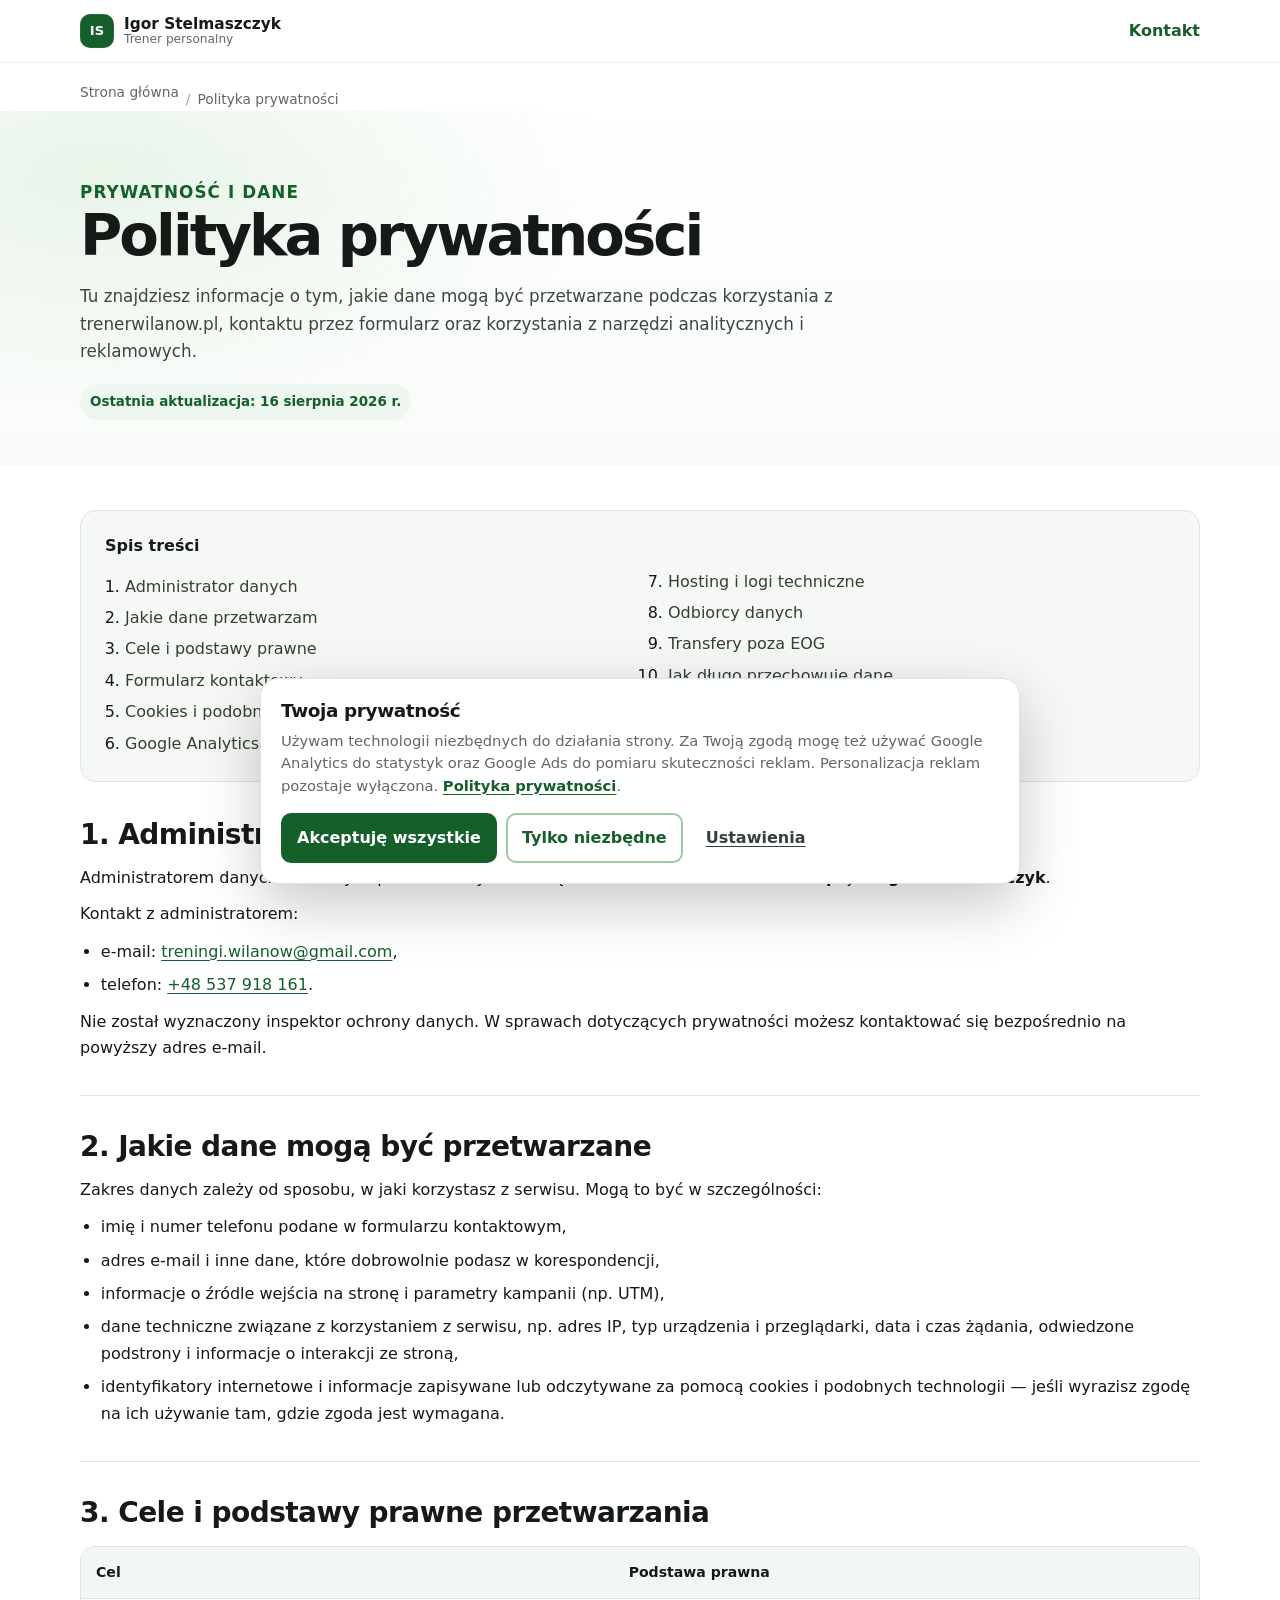
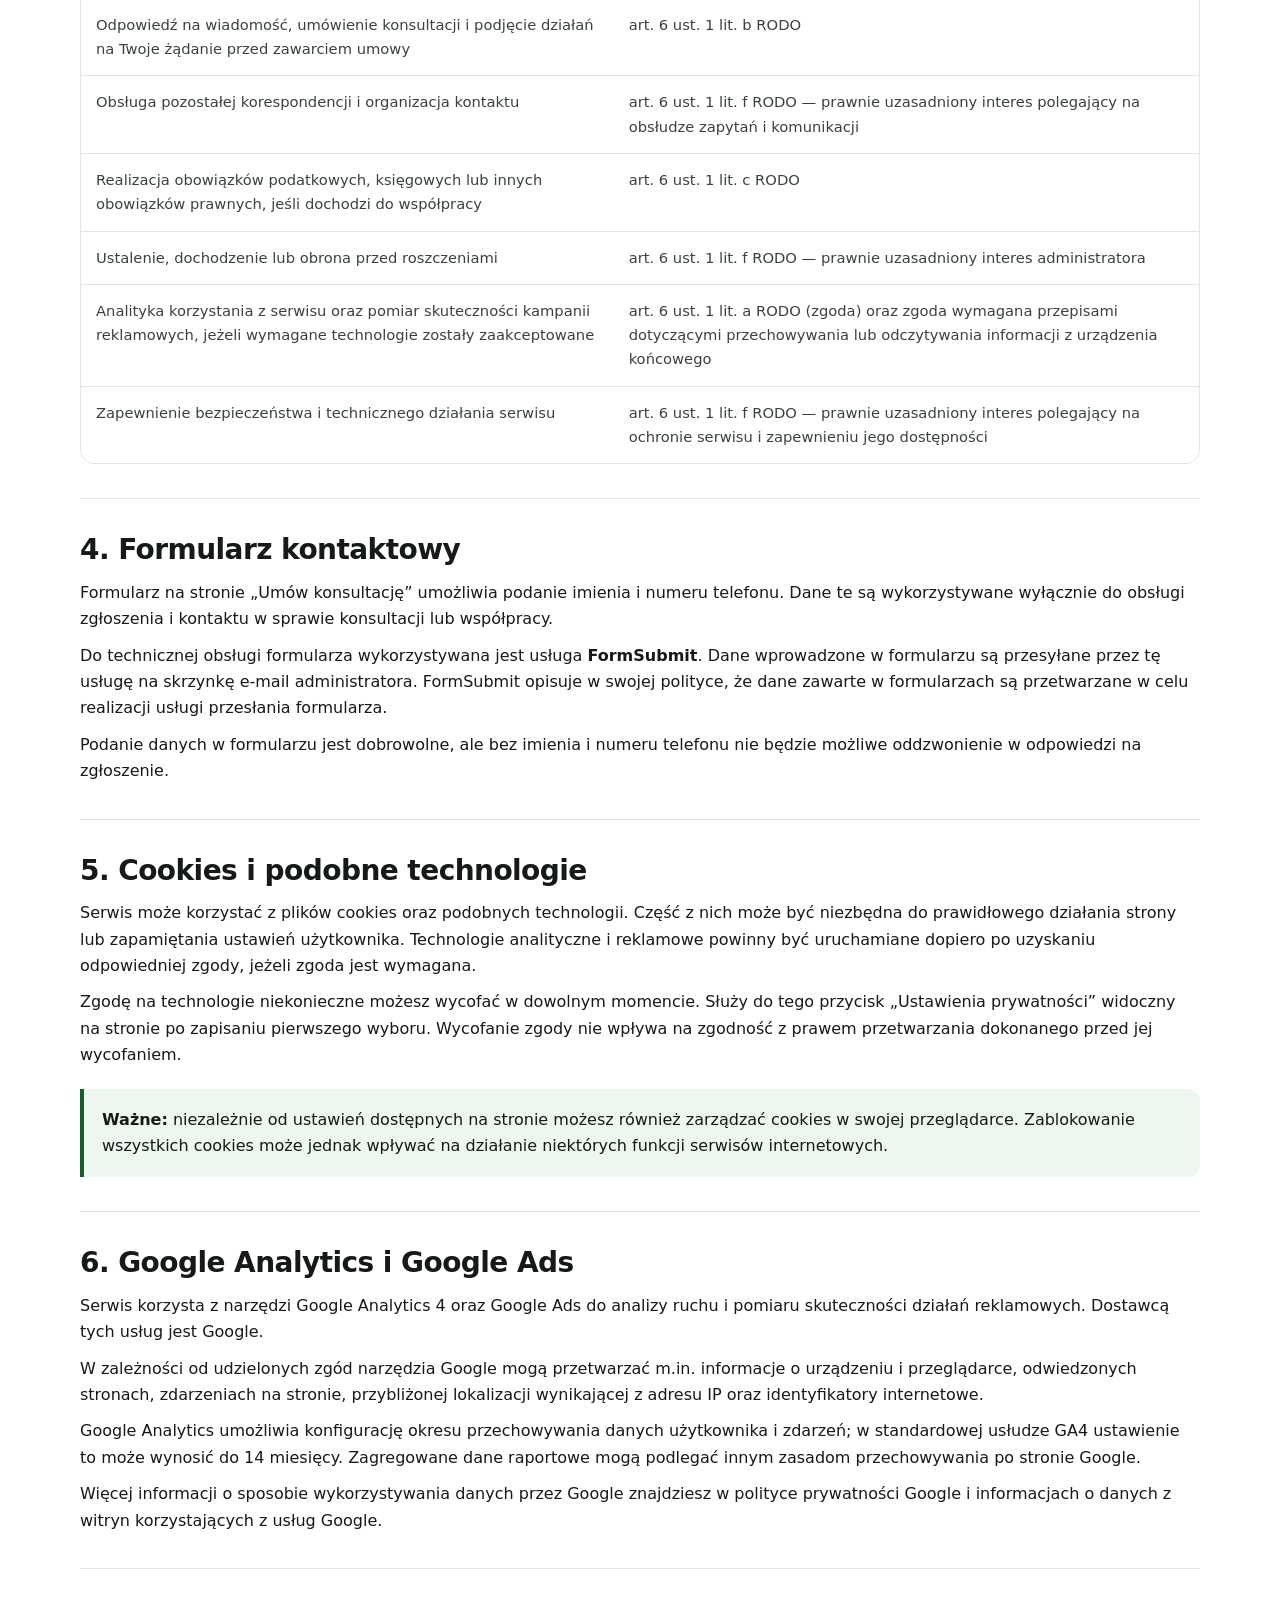
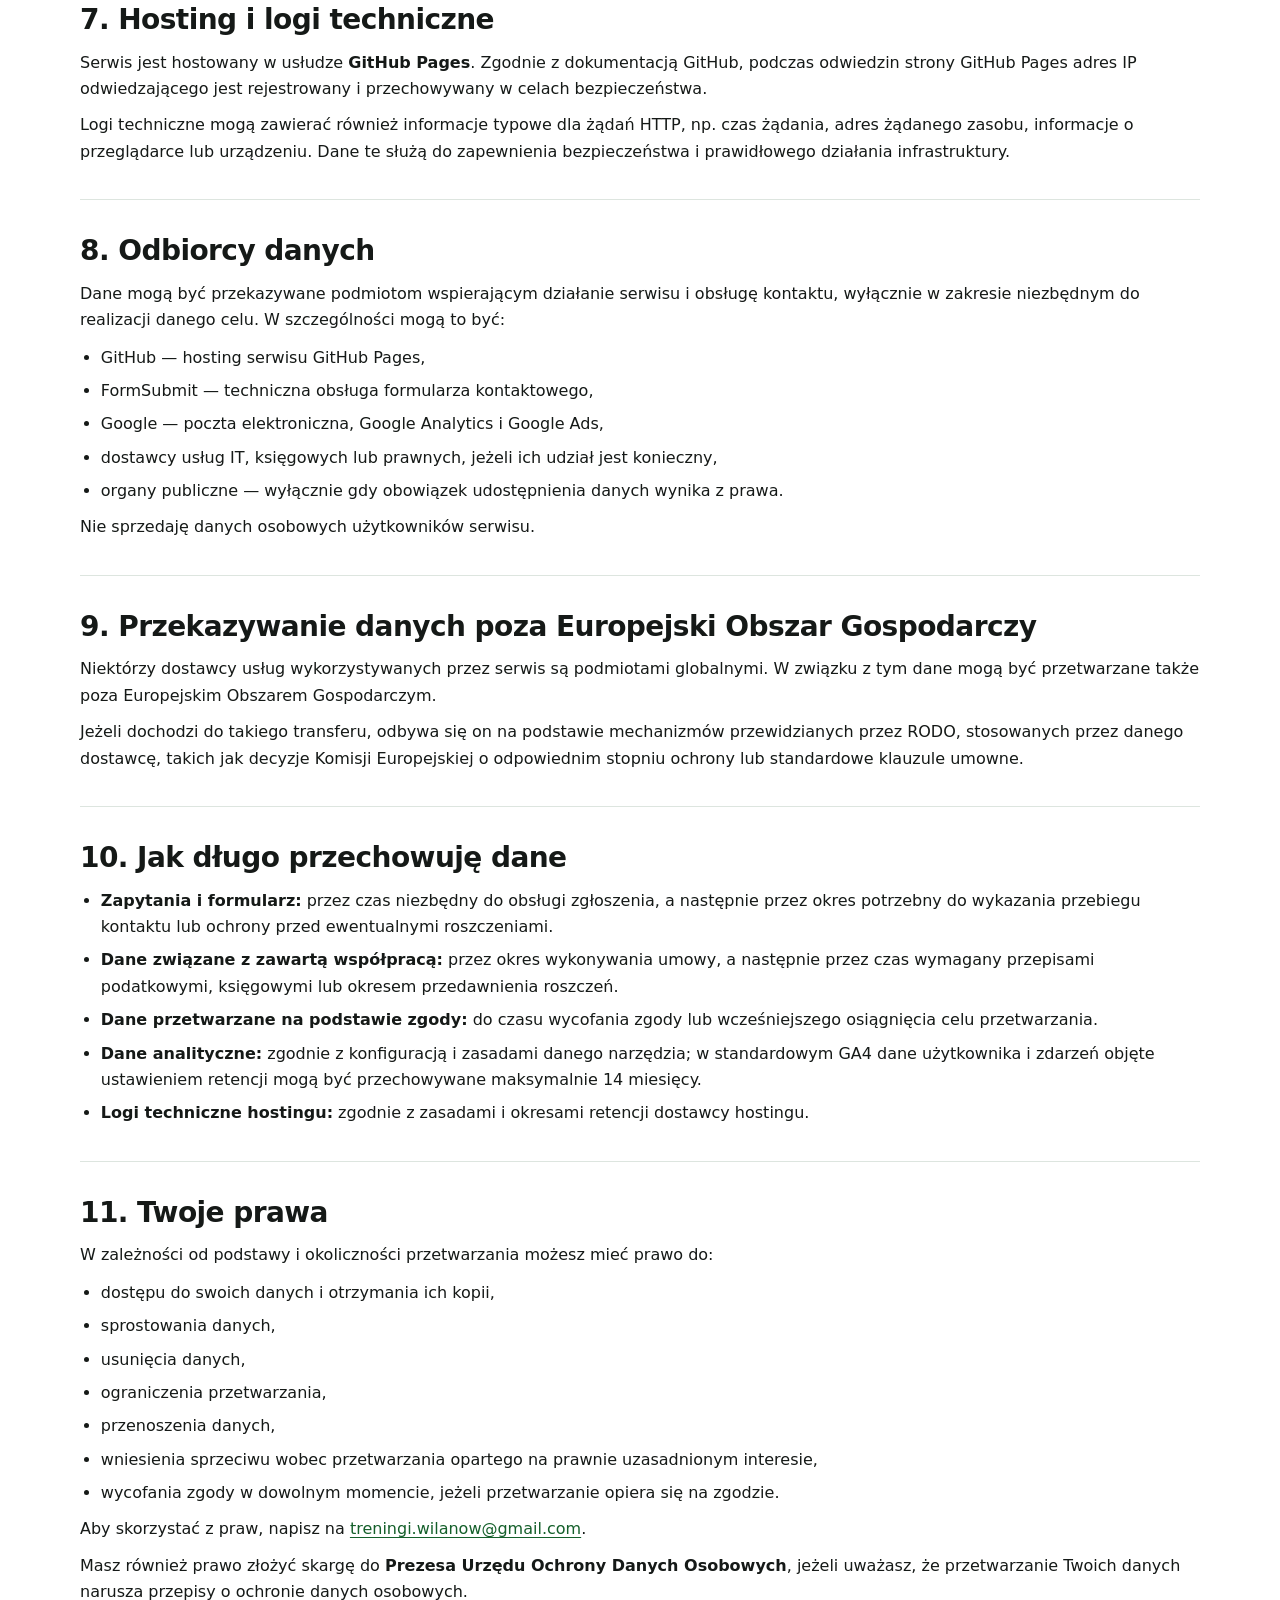
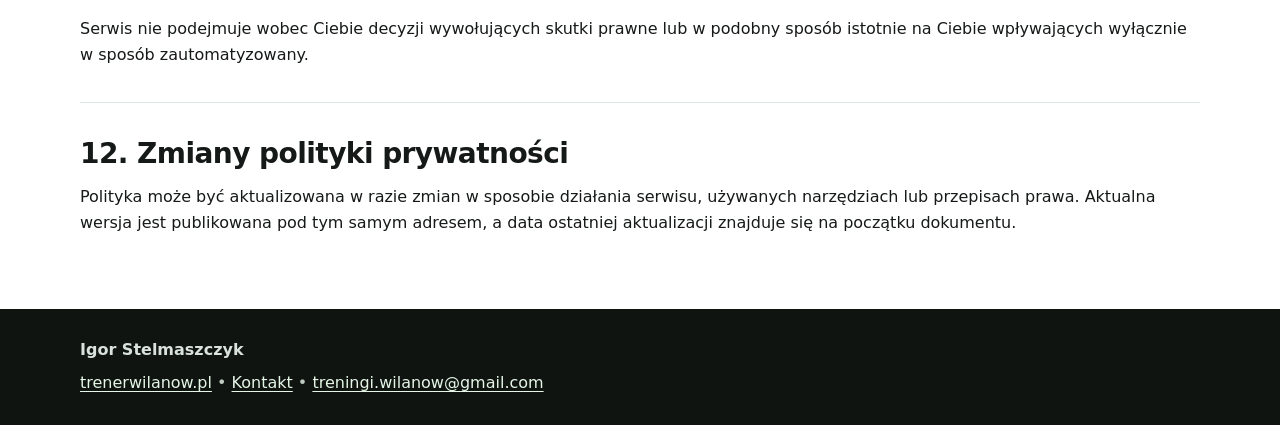
<file: polityka-prywatnosci/index.html>
<!doctype html>
<html lang="pl">
<head>
  <meta charset="utf-8">
  <meta name="viewport" content="width=device-width, initial-scale=1, viewport-fit=cover">

  <title>Polityka prywatności | trenerwilanow.pl</title>
  <meta name="description" content="Polityka prywatności serwisu trenerwilanow.pl: zasady przetwarzania danych, formularz kontaktowy, pliki cookies, Google Analytics i Google Ads.">
  <meta name="robots" content="index,follow,max-image-preview:large,max-snippet:-1">
  <link rel="canonical" href="https://trenerwilanow.pl/polityka-prywatnosci/">

  <link rel="icon" href="/favicon.svg" type="image/svg+xml">
  <link rel="icon" href="/favicon-32x32.png" sizes="32x32" type="image/png">
  <link rel="apple-touch-icon" href="/apple-touch-icon.png" sizes="180x180">

  <meta property="og:type" content="website">
  <meta property="og:title" content="Polityka prywatności | trenerwilanow.pl">
  <meta property="og:description" content="Informacje o przetwarzaniu danych osobowych, formularzu kontaktowym, cookies oraz narzędziach analitycznych i reklamowych.">
  <meta property="og:url" content="https://trenerwilanow.pl/polityka-prywatnosci/">
  <meta property="og:site_name" content="Igor Stelmaszczyk">
  <meta property="og:locale" content="pl_PL">

  <meta name="theme-color" content="#1f7e21">
  <meta name="color-scheme" content="light">

  <script type="application/ld+json">
  {
    "@context":"https://schema.org",
    "@graph":[
      {
        "@type":"WebPage",
        "@id":"https://trenerwilanow.pl/polityka-prywatnosci/#webpage",
        "url":"https://trenerwilanow.pl/polityka-prywatnosci/",
        "name":"Polityka prywatności | trenerwilanow.pl",
        "isPartOf":{"@id":"https://trenerwilanow.pl/#website"},
        "inLanguage":"pl-PL"
      },
      {
        "@type":"BreadcrumbList",
        "@id":"https://trenerwilanow.pl/polityka-prywatnosci/#breadcrumb",
        "itemListElement":[
          {"@type":"ListItem","position":1,"name":"Strona główna","item":"https://trenerwilanow.pl/"},
          {"@type":"ListItem","position":2,"name":"Polityka prywatności","item":"https://trenerwilanow.pl/polityka-prywatnosci/"}
        ]
      }
    ]
  }
  </script>

  <style>
    :root{
      --green:#2e9b2f;
      --green-dark:#1f7e21;
      --green-deep:#176619;
      --green-soft:#eef8ef;
      --ink:#171a18;
      --muted:#5f6761;
      --line:#dfe7e1;
      --surface:#f7faf7;
      --max:900px;
      --font:system-ui,-apple-system,BlinkMacSystemFont,"Segoe UI",Roboto,Helvetica,Arial,sans-serif;
    }

    *,*::before,*::after{box-sizing:border-box}
    html{scroll-behavior:smooth}
    body{
      margin:0;background:#fff;color:var(--ink);
      font-family:var(--font);line-height:1.65;
      -webkit-font-smoothing:antialiased;text-rendering:optimizeLegibility;
    }
    a{color:var(--green-dark);text-underline-offset:3px}
    [id]{scroll-margin-top:80px}
    .container{width:min(var(--max),calc(100% - 32px));margin-inline:auto}
    .skip{
      position:fixed;left:16px;top:12px;z-index:5000;transform:translateY(-180%);
      padding:10px 14px;border-radius:10px;background:#111;color:#fff;
      font-weight:800;text-decoration:none;
    }
    .skip:focus{transform:none}
    :focus-visible{outline:3px solid #15731b;outline-offset:3px}

    header{
      position:sticky;top:0;z-index:1000;background:rgba(255,255,255,.95);
      border-bottom:1px solid rgba(0,0,0,.06);
      -webkit-backdrop-filter:blur(10px);backdrop-filter:blur(10px);
    }
    .nav{
      min-height:62px;display:flex;align-items:center;justify-content:space-between;gap:18px;
    }
    .brand{
      display:flex;align-items:center;gap:9px;text-decoration:none;color:var(--ink);
    }
    .mark{
      width:32px;height:32px;border-radius:50%;display:grid;place-items:center;
      background:var(--green-dark);color:#fff;font-size:.82rem;font-weight:900;
    }
    .brand-text{display:flex;flex-direction:column;line-height:1.1}
    .brand-text strong{font-size:.96rem}
    .brand-text span{color:var(--muted);font-size:.76rem}
    .back{
      color:var(--green-dark);font-weight:800;text-decoration:none;
    }

    .breadcrumb{padding:18px 0 0;color:var(--muted);font-size:.86rem}
    .breadcrumb ol{display:flex;gap:7px;list-style:none;margin:0;padding:0;flex-wrap:wrap}
    .breadcrumb li+li::before{content:"/";margin-right:7px;color:#99a19b}
    .breadcrumb a{color:inherit;text-decoration:none}

    .hero{
      padding:52px 0 46px;
      background:
        radial-gradient(700px 340px at 12% 20%,rgba(46,155,47,.10),transparent 65%),
        #fff;
    }
    .kicker{
      margin:0 0 8px;color:var(--green-dark);font-size:.84rem;font-weight:850;
      letter-spacing:.04em;text-transform:uppercase;
    }
    h1{
      margin:0;font-size:clamp(2.15rem,5vw,3.6rem);
      line-height:1.05;letter-spacing:-.04em;
    }
    .hero p{
      max-width:760px;margin:16px 0 0;color:#3e4640;font-size:1.05rem;
    }
    .updated{
      display:inline-block;margin-top:18px;padding:7px 10px;border-radius:999px;
      background:var(--green-soft);color:var(--green-dark);font-size:.84rem;font-weight:800;
    }

    .toc{
      margin:0 0 36px;padding:22px 24px;border:1px solid var(--line);
      border-radius:16px;background:var(--surface);
    }
    .toc strong{display:block;margin-bottom:9px}
    .toc ol{margin:0;padding-left:1.25rem;columns:2;column-gap:36px}
    .toc li{break-inside:avoid;margin:5px 0}
    .toc a{color:#344036;text-decoration:none}
    .toc a:hover{color:var(--green-dark);text-decoration:underline}

    main{padding:44px 0 72px}
    .policy-section{
      padding:0 0 34px;margin:0 0 34px;border-bottom:1px solid var(--line);
    }
    .policy-section:last-child{border-bottom:0;margin-bottom:0;padding-bottom:0}
    h2{
      margin:0 0 13px;font-size:clamp(1.35rem,3vw,1.75rem);
      line-height:1.2;letter-spacing:-.02em;
    }
    h3{margin:24px 0 8px;font-size:1.08rem}
    p{margin:10px 0 0}
    ul{margin:11px 0 0;padding-left:1.3rem}
    li+li{margin-top:7px}
    .notice{
      margin:20px 0 0;padding:18px;border-left:4px solid var(--green-dark);
      border-radius:0 12px 12px 0;background:var(--green-soft);
    }
    .table-wrap{
      overflow:auto;margin-top:16px;border:1px solid var(--line);
      border-radius:14px;
    }
    table{width:100%;min-width:720px;border-collapse:collapse;background:#fff}
    th,td{padding:14px 15px;border-bottom:1px solid var(--line);text-align:left;vertical-align:top}
    th{background:#f3f7f3;font-size:.88rem}
    td{font-size:.92rem;color:#39423b}
    tr:last-child td{border-bottom:0}

    footer{background:#0f1410;color:#d9e2db}
    .footer{padding:28px 0}
    footer a{color:#e5f6e7}
    footer p{margin:7px 0 0;color:#bfcac1}

    @media(max-width:680px){
      .container{width:min(var(--max),calc(100% - 24px))}
      .hero{padding:38px 0}
      main{padding:36px 0 56px}
      .toc ol{columns:1}
      .back{font-size:.9rem}
      .brand-text span{display:none}
    }
    @media(prefers-reduced-motion:reduce){
      html{scroll-behavior:auto}
      *,*::before,*::after{scroll-behavior:auto!important;transition:none!important}
    }
  </style>
  <script src="/consent.js" defer></script>
</head>

<body>
  <a class="skip" href="#main">Przejdź do treści</a>

  <header>
    <div class="container nav">
      <a class="brand" href="/" aria-label="Strona główna — Igor Stelmaszczyk">
        <span class="mark">IS</span>
        <span class="brand-text"><strong>Igor Stelmaszczyk</strong><span>Trener personalny</span></span>
      </a>
      <a class="back" href="/umow-konsultacje/">Kontakt</a>
    </div>
  </header>

  <div class="container breadcrumb">
    <ol>
      <li><a href="/">Strona główna</a></li>
      <li aria-current="page">Polityka prywatności</li>
    </ol>
  </div>

  <section class="hero">
    <div class="container">
      <p class="kicker">Prywatność i dane</p>
      <h1>Polityka prywatności</h1>
      <p>Tu znajdziesz informacje o tym, jakie dane mogą być przetwarzane podczas korzystania z trenerwilanow.pl, kontaktu przez formularz oraz korzystania z narzędzi analitycznych i reklamowych.</p>
      <span class="updated">Ostatnia aktualizacja: 16 sierpnia 2026 r.</span>
    </div>
  </section>

  <main id="main" class="container">
    <nav class="toc" aria-label="Spis treści">
      <strong>Spis treści</strong>
      <ol>
        <li><a href="#administrator">Administrator danych</a></li>
        <li><a href="#jakie-dane">Jakie dane przetwarzam</a></li>
        <li><a href="#cele">Cele i podstawy prawne</a></li>
        <li><a href="#formularz">Formularz kontaktowy</a></li>
        <li><a href="#cookies">Cookies i podobne technologie</a></li>
        <li><a href="#google">Google Analytics i Google Ads</a></li>
        <li><a href="#hosting">Hosting i logi techniczne</a></li>
        <li><a href="#odbiorcy">Odbiorcy danych</a></li>
        <li><a href="#transfery">Transfery poza EOG</a></li>
        <li><a href="#retencja">Jak długo przechowuję dane</a></li>
        <li><a href="#prawa">Twoje prawa</a></li>
        <li><a href="#zmiany">Zmiany polityki</a></li>
      </ol>
    </nav>

    <section id="administrator" class="policy-section">
      <h2>1. Administrator danych</h2>
      <p>Administratorem danych osobowych przetwarzanych w związku z serwisem <strong>trenerwilanow.pl</strong> jest <strong>Igor Stelmaszczyk</strong>.</p>
      <p>Kontakt z administratorem:</p>
      <ul>
        <li>e-mail: <a href="mailto:treningi.wilanow@gmail.com">treningi.wilanow@gmail.com</a>,</li>
        <li>telefon: <a href="tel:+48537918161">+48 537 918 161</a>.</li>
      </ul>
      <p>Nie został wyznaczony inspektor ochrony danych. W sprawach dotyczących prywatności możesz kontaktować się bezpośrednio na powyższy adres e-mail.</p>
    </section>

    <section id="jakie-dane" class="policy-section">
      <h2>2. Jakie dane mogą być przetwarzane</h2>
      <p>Zakres danych zależy od sposobu, w jaki korzystasz z serwisu. Mogą to być w szczególności:</p>
      <ul>
        <li>imię i numer telefonu podane w formularzu kontaktowym,</li>
        <li>adres e-mail i inne dane, które dobrowolnie podasz w korespondencji,</li>
        <li>informacje o źródle wejścia na stronę i parametry kampanii (np. UTM),</li>
        <li>dane techniczne związane z korzystaniem z serwisu, np. adres IP, typ urządzenia i przeglądarki, data i czas żądania, odwiedzone podstrony i informacje o interakcji ze stroną,</li>
        <li>identyfikatory internetowe i informacje zapisywane lub odczytywane za pomocą cookies i podobnych technologii — jeśli wyrazisz zgodę na ich używanie tam, gdzie zgoda jest wymagana.</li>
      </ul>
    </section>

    <section id="cele" class="policy-section">
      <h2>3. Cele i podstawy prawne przetwarzania</h2>
      <div class="table-wrap">
        <table>
          <thead>
            <tr>
              <th>Cel</th>
              <th>Podstawa prawna</th>
            </tr>
          </thead>
          <tbody>
            <tr>
              <td>Odpowiedź na wiadomość, umówienie konsultacji i podjęcie działań na Twoje żądanie przed zawarciem umowy</td>
              <td>art. 6 ust. 1 lit. b RODO</td>
            </tr>
            <tr>
              <td>Obsługa pozostałej korespondencji i organizacja kontaktu</td>
              <td>art. 6 ust. 1 lit. f RODO — prawnie uzasadniony interes polegający na obsłudze zapytań i komunikacji</td>
            </tr>
            <tr>
              <td>Realizacja obowiązków podatkowych, księgowych lub innych obowiązków prawnych, jeśli dochodzi do współpracy</td>
              <td>art. 6 ust. 1 lit. c RODO</td>
            </tr>
            <tr>
              <td>Ustalenie, dochodzenie lub obrona przed roszczeniami</td>
              <td>art. 6 ust. 1 lit. f RODO — prawnie uzasadniony interes administratora</td>
            </tr>
            <tr>
              <td>Analityka korzystania z serwisu oraz pomiar skuteczności kampanii reklamowych, jeżeli wymagane technologie zostały zaakceptowane</td>
              <td>art. 6 ust. 1 lit. a RODO (zgoda) oraz zgoda wymagana przepisami dotyczącymi przechowywania lub odczytywania informacji z urządzenia końcowego</td>
            </tr>
            <tr>
              <td>Zapewnienie bezpieczeństwa i technicznego działania serwisu</td>
              <td>art. 6 ust. 1 lit. f RODO — prawnie uzasadniony interes polegający na ochronie serwisu i zapewnieniu jego dostępności</td>
            </tr>
          </tbody>
        </table>
      </div>
    </section>

    <section id="formularz" class="policy-section">
      <h2>4. Formularz kontaktowy</h2>
      <p>Formularz na stronie „Umów konsultację” umożliwia podanie imienia i numeru telefonu. Dane te są wykorzystywane wyłącznie do obsługi zgłoszenia i kontaktu w sprawie konsultacji lub współpracy.</p>
      <p>Do technicznej obsługi formularza wykorzystywana jest usługa <strong>FormSubmit</strong>. Dane wprowadzone w formularzu są przesyłane przez tę usługę na skrzynkę e-mail administratora. FormSubmit opisuje w swojej polityce, że dane zawarte w formularzach są przetwarzane w celu realizacji usługi przesłania formularza.</p>
      <p>Podanie danych w formularzu jest dobrowolne, ale bez imienia i numeru telefonu nie będzie możliwe oddzwonienie w odpowiedzi na zgłoszenie.</p>
    </section>

    <section id="cookies" class="policy-section">
      <h2>5. Cookies i podobne technologie</h2>
      <p>Serwis może korzystać z plików cookies oraz podobnych technologii. Część z nich może być niezbędna do prawidłowego działania strony lub zapamiętania ustawień użytkownika. Technologie analityczne i reklamowe powinny być uruchamiane dopiero po uzyskaniu odpowiedniej zgody, jeżeli zgoda jest wymagana.</p>
      <p>Zgodę na technologie niekonieczne możesz wycofać w dowolnym momencie. Służy do tego przycisk „Ustawienia prywatności” widoczny na stronie po zapisaniu pierwszego wyboru. Wycofanie zgody nie wpływa na zgodność z prawem przetwarzania dokonanego przed jej wycofaniem.</p>
      <div class="notice">
        <strong>Ważne:</strong> niezależnie od ustawień dostępnych na stronie możesz również zarządzać cookies w swojej przeglądarce. Zablokowanie wszystkich cookies może jednak wpływać na działanie niektórych funkcji serwisów internetowych.
      </div>
    </section>

    <section id="google" class="policy-section">
      <h2>6. Google Analytics i Google Ads</h2>
      <p>Serwis korzysta z narzędzi Google Analytics 4 oraz Google Ads do analizy ruchu i pomiaru skuteczności działań reklamowych. Dostawcą tych usług jest Google.</p>
      <p>W zależności od udzielonych zgód narzędzia Google mogą przetwarzać m.in. informacje o urządzeniu i przeglądarce, odwiedzonych stronach, zdarzeniach na stronie, przybliżonej lokalizacji wynikającej z adresu IP oraz identyfikatory internetowe.</p>
      <p>Google Analytics umożliwia konfigurację okresu przechowywania danych użytkownika i zdarzeń; w standardowej usłudze GA4 ustawienie to może wynosić do 14 miesięcy. Zagregowane dane raportowe mogą podlegać innym zasadom przechowywania po stronie Google.</p>
      <p>Więcej informacji o sposobie wykorzystywania danych przez Google znajdziesz w polityce prywatności Google i informacjach o danych z witryn korzystających z usług Google.</p>
    </section>

    <section id="hosting" class="policy-section">
      <h2>7. Hosting i logi techniczne</h2>
      <p>Serwis jest hostowany w usłudze <strong>GitHub Pages</strong>. Zgodnie z dokumentacją GitHub, podczas odwiedzin strony GitHub Pages adres IP odwiedzającego jest rejestrowany i przechowywany w celach bezpieczeństwa.</p>
      <p>Logi techniczne mogą zawierać również informacje typowe dla żądań HTTP, np. czas żądania, adres żądanego zasobu, informacje o przeglądarce lub urządzeniu. Dane te służą do zapewnienia bezpieczeństwa i prawidłowego działania infrastruktury.</p>
    </section>

    <section id="odbiorcy" class="policy-section">
      <h2>8. Odbiorcy danych</h2>
      <p>Dane mogą być przekazywane podmiotom wspierającym działanie serwisu i obsługę kontaktu, wyłącznie w zakresie niezbędnym do realizacji danego celu. W szczególności mogą to być:</p>
      <ul>
        <li>GitHub — hosting serwisu GitHub Pages,</li>
        <li>FormSubmit — techniczna obsługa formularza kontaktowego,</li>
        <li>Google — poczta elektroniczna, Google Analytics i Google Ads,</li>
        <li>dostawcy usług IT, księgowych lub prawnych, jeżeli ich udział jest konieczny,</li>
        <li>organy publiczne — wyłącznie gdy obowiązek udostępnienia danych wynika z prawa.</li>
      </ul>
      <p>Nie sprzedaję danych osobowych użytkowników serwisu.</p>
    </section>

    <section id="transfery" class="policy-section">
      <h2>9. Przekazywanie danych poza Europejski Obszar Gospodarczy</h2>
      <p>Niektórzy dostawcy usług wykorzystywanych przez serwis są podmiotami globalnymi. W związku z tym dane mogą być przetwarzane także poza Europejskim Obszarem Gospodarczym.</p>
      <p>Jeżeli dochodzi do takiego transferu, odbywa się on na podstawie mechanizmów przewidzianych przez RODO, stosowanych przez danego dostawcę, takich jak decyzje Komisji Europejskiej o odpowiednim stopniu ochrony lub standardowe klauzule umowne.</p>
    </section>

    <section id="retencja" class="policy-section">
      <h2>10. Jak długo przechowuję dane</h2>
      <ul>
        <li><strong>Zapytania i formularz:</strong> przez czas niezbędny do obsługi zgłoszenia, a następnie przez okres potrzebny do wykazania przebiegu kontaktu lub ochrony przed ewentualnymi roszczeniami.</li>
        <li><strong>Dane związane z zawartą współpracą:</strong> przez okres wykonywania umowy, a następnie przez czas wymagany przepisami podatkowymi, księgowymi lub okresem przedawnienia roszczeń.</li>
        <li><strong>Dane przetwarzane na podstawie zgody:</strong> do czasu wycofania zgody lub wcześniejszego osiągnięcia celu przetwarzania.</li>
        <li><strong>Dane analityczne:</strong> zgodnie z konfiguracją i zasadami danego narzędzia; w standardowym GA4 dane użytkownika i zdarzeń objęte ustawieniem retencji mogą być przechowywane maksymalnie 14 miesięcy.</li>
        <li><strong>Logi techniczne hostingu:</strong> zgodnie z zasadami i okresami retencji dostawcy hostingu.</li>
      </ul>
    </section>

    <section id="prawa" class="policy-section">
      <h2>11. Twoje prawa</h2>
      <p>W zależności od podstawy i okoliczności przetwarzania możesz mieć prawo do:</p>
      <ul>
        <li>dostępu do swoich danych i otrzymania ich kopii,</li>
        <li>sprostowania danych,</li>
        <li>usunięcia danych,</li>
        <li>ograniczenia przetwarzania,</li>
        <li>przenoszenia danych,</li>
        <li>wniesienia sprzeciwu wobec przetwarzania opartego na prawnie uzasadnionym interesie,</li>
        <li>wycofania zgody w dowolnym momencie, jeżeli przetwarzanie opiera się na zgodzie.</li>
      </ul>
      <p>Aby skorzystać z praw, napisz na <a href="mailto:treningi.wilanow@gmail.com">treningi.wilanow@gmail.com</a>.</p>
      <p>Masz również prawo złożyć skargę do <strong>Prezesa Urzędu Ochrony Danych Osobowych</strong>, jeżeli uważasz, że przetwarzanie Twoich danych narusza przepisy o ochronie danych osobowych.</p>
      <p>Serwis nie podejmuje wobec Ciebie decyzji wywołujących skutki prawne lub w podobny sposób istotnie na Ciebie wpływających wyłącznie w sposób zautomatyzowany.</p>
    </section>

    <section id="zmiany" class="policy-section">
      <h2>12. Zmiany polityki prywatności</h2>
      <p>Polityka może być aktualizowana w razie zmian w sposobie działania serwisu, używanych narzędziach lub przepisach prawa. Aktualna wersja jest publikowana pod tym samym adresem, a data ostatniej aktualizacji znajduje się na początku dokumentu.</p>
    </section>
  </main>

  <footer>
    <div class="container footer">
      <strong>Igor Stelmaszczyk</strong>
      <p><a href="/">trenerwilanow.pl</a> • <a href="/umow-konsultacje/">Kontakt</a> • <a href="mailto:treningi.wilanow@gmail.com">treningi.wilanow@gmail.com</a></p>
    </div>
  </footer>
</body>
</html>
</file>
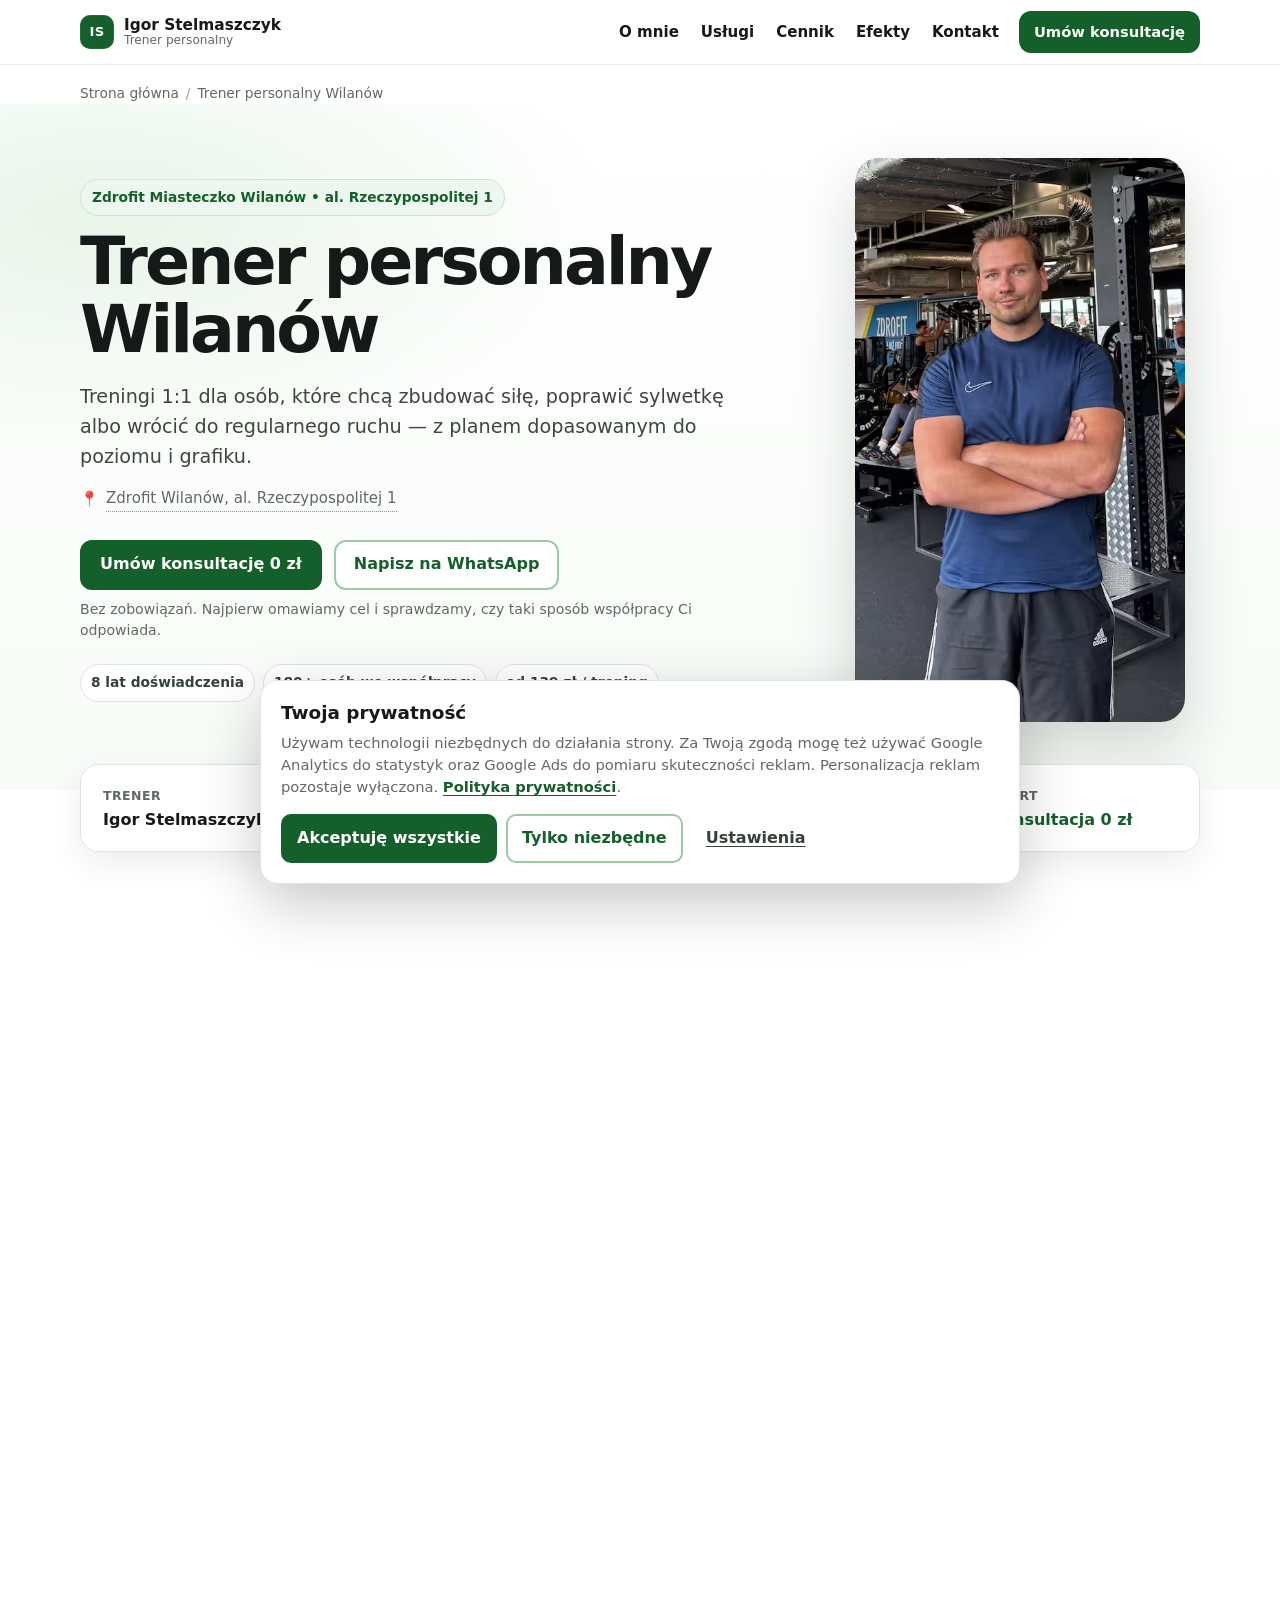
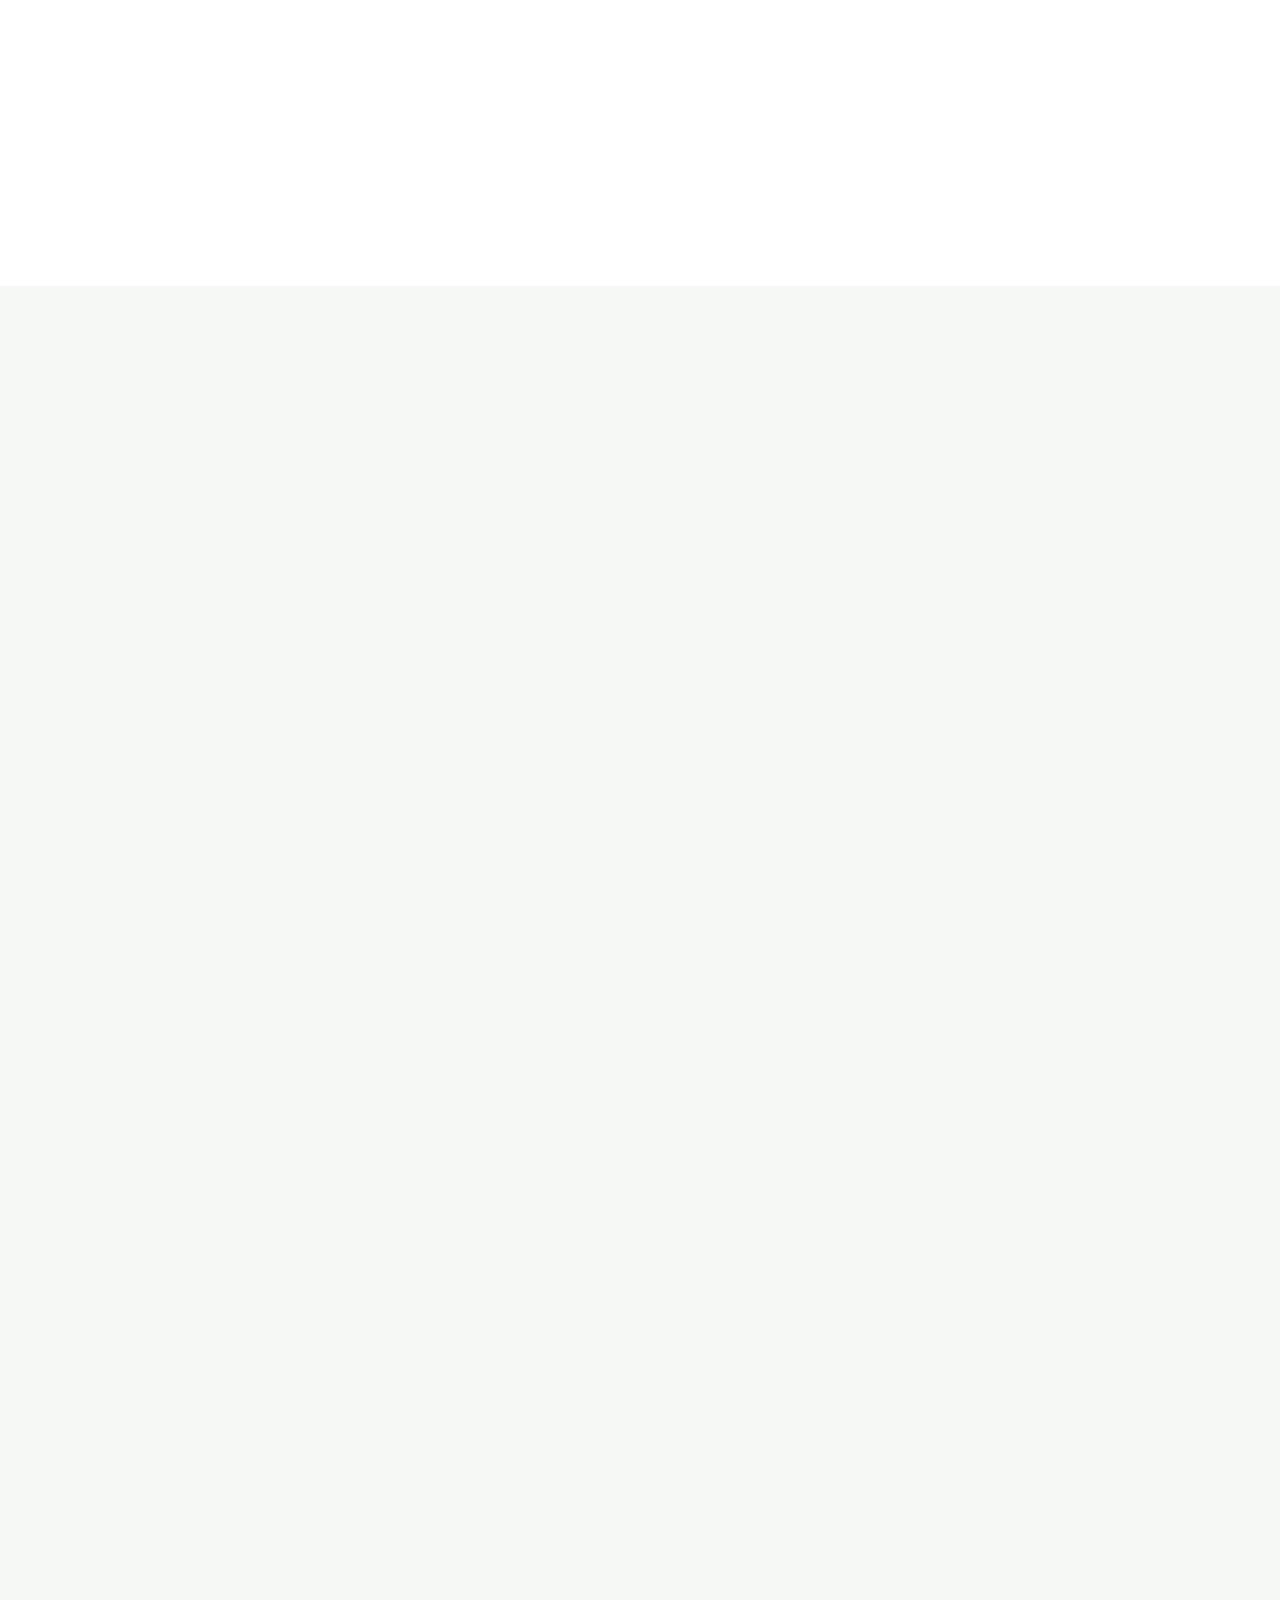
<file: trener-personalny-wilanow/index.html>
<!doctype html>
<html lang="pl">
<head>
  <meta charset="utf-8">
  <meta name="viewport" content="width=device-width, initial-scale=1, viewport-fit=cover">

  <title>Trener personalny Wilanów | Igor Stelmaszczyk – Zdrofit Wilanów</title>
  <meta name="description" content="Trener personalny Wilanów — treningi 1:1 w Zdrofit Miasteczko Wilanów przy al. Rzeczypospolitej 1. 8 lat doświadczenia, konsultacja 0 zł.">
  <meta name="robots" content="index,follow,max-image-preview:large,max-snippet:-1,max-video-preview:-1">
  <link rel="canonical" href="https://trenerwilanow.pl/trener-personalny-wilanow/">

  <!-- Favicon -->
  <link rel="icon" href="/favicon.svg" type="image/svg+xml">
  <link rel="icon" href="/favicon-32x32.png" sizes="32x32" type="image/png">
  <link rel="apple-touch-icon" href="/apple-touch-icon.png" sizes="180x180">

  <!-- LCP -->
<!-- Open Graph -->
  <meta property="og:type" content="website">
  <meta property="og:title" content="Trener personalny Wilanów | Igor Stelmaszczyk">
  <meta property="og:description" content="Treningi personalne 1:1 w Zdrofit Miasteczko Wilanów. Konsultacja 0 zł, jasny plan i regularna progresja.">
  <meta property="og:url" content="https://trenerwilanow.pl/trener-personalny-wilanow/">
  <meta property="og:site_name" content="Igor Stelmaszczyk">
  <meta property="og:locale" content="pl_PL">
  <meta property="og:image" content="https://trenerwilanow.pl/lib/IMG_4377-1-mf2g7usc.webp">
  <meta property="og:image:type" content="image/webp">
  <meta property="og:image:width" content="2120">
  <meta property="og:image:height" content="3622">
  <meta property="og:image:alt" content="Igor Stelmaszczyk — trener personalny w Wilanowie">

  <meta name="twitter:card" content="summary_large_image">
  <meta name="twitter:title" content="Trener personalny Wilanów | Igor Stelmaszczyk">
  <meta name="twitter:description" content="Treningi 1:1 w Zdrofit Miasteczko Wilanów. Konsultacja 0 zł.">
  <meta name="twitter:image" content="https://trenerwilanow.pl/lib/IMG_4377-1-mf2g7usc.webp">

  <meta name="theme-color" content="#1f7e21">
  <meta name="color-scheme" content="light">

  <!-- Structured data -->
  <script type="application/ld+json">
  {
    "@context":"https://schema.org",
    "@graph":[
      {
        "@type":"WebPage",
        "@id":"https://trenerwilanow.pl/trener-personalny-wilanow/#webpage",
        "url":"https://trenerwilanow.pl/trener-personalny-wilanow/",
        "name":"Trener personalny Wilanów | Igor Stelmaszczyk – Zdrofit Wilanów",
        "description":"Treningi personalne 1:1 w Zdrofit Miasteczko Wilanów przy al. Rzeczypospolitej 1.",
        "isPartOf":{"@id":"https://trenerwilanow.pl/#website"},
        "about":{"@id":"https://trenerwilanow.pl/#igor-stelmaszczyk"},
        "inLanguage":"pl-PL"
      },
      {
        "@type":"Service",
        "@id":"https://trenerwilanow.pl/trener-personalny-wilanow/#service",
        "name":"Trener personalny Wilanów",
        "serviceType":"Trening personalny 1:1",
        "url":"https://trenerwilanow.pl/trener-personalny-wilanow/",
        "provider":{"@id":"https://trenerwilanow.pl/#igor-stelmaszczyk"},
        "areaServed":{
          "@type":"AdministrativeArea",
          "name":"Warszawa, Wilanów"
        },
        "availableChannel":{
          "@type":"ServiceChannel",
          "servicePhone":{
            "@type":"ContactPoint",
            "telephone":"+48-537-918-161",
            "contactType":"customer service"
          }
        }
      },
      {
        "@type":"BreadcrumbList",
        "@id":"https://trenerwilanow.pl/trener-personalny-wilanow/#breadcrumb",
        "itemListElement":[
          {
            "@type":"ListItem",
            "position":1,
            "name":"Strona główna",
            "item":"https://trenerwilanow.pl/"
          },
          {
            "@type":"ListItem",
            "position":2,
            "name":"Trener personalny Wilanów",
            "item":"https://trenerwilanow.pl/trener-personalny-wilanow/"
          }
        ]
      }
    ]
  }
  </script>

  <style>
    :root{
      --green:#2e9b2f;
      --green-dark:#1f7e21;
      --green-deep:#176619;
      --green-soft:#eef8ef;
      --ink:#171a18;
      --muted:#5f6761;
      --line:#dfe7e1;
      --surface:#f7faf7;
      --white:#fff;
      --shadow:0 16px 42px rgba(20,40,24,.10);
      --radius:18px;
      --max:1120px;
      --font:system-ui,-apple-system,BlinkMacSystemFont,"Segoe UI",Roboto,Helvetica,Arial,sans-serif;
    }

    *,*::before,*::after{box-sizing:border-box}
    html{scroll-behavior:smooth}
    body{
      margin:0;
      background:#fff;
      color:var(--ink);
      font-family:var(--font);
      line-height:1.55;
      -webkit-font-smoothing:antialiased;
      text-rendering:optimizeLegibility;
    }
    img{display:block;max-width:100%;height:auto}
    a{color:inherit}
    [id]{scroll-margin-top:84px}
    .container{width:min(var(--max),calc(100% - 32px));margin-inline:auto}
    .section{padding:72px 0}
    .section-soft{background:var(--surface)}
    .section-kicker{
      margin:0 0 8px;
      color:var(--green-dark);
      font-size:.86rem;
      font-weight:850;
      letter-spacing:.04em;
      text-transform:uppercase;
    }
    .section-title{
      margin:0;
      font-size:clamp(1.75rem,3.4vw,2.45rem);
      line-height:1.15;
      letter-spacing:-.025em;
    }
    .section-lead{
      max-width:760px;
      margin:14px 0 0;
      color:var(--muted);
      font-size:1.05rem;
    }
    .skip-link{
      position:fixed;
      left:16px;
      top:12px;
      z-index:20000;
      transform:translateY(-180%);
      padding:10px 14px;
      border-radius:10px;
      background:#111;
      color:#fff;
      font-weight:800;
      text-decoration:none;
      transition:transform .15s ease;
    }
    .skip-link:focus{transform:translateY(0)}
    :focus-visible{outline:3px solid #15731b;outline-offset:3px}

    /* Header */
    #site-header{
      position:sticky;
      top:0;
      z-index:1000;
      background:rgba(255,255,255,.94);
      border-bottom:1px solid rgba(0,0,0,.06);
      -webkit-backdrop-filter:saturate(1.15) blur(10px);
      backdrop-filter:saturate(1.15) blur(10px);
      transition:box-shadow .2s ease;
    }
    #site-header.is-scrolled{box-shadow:0 10px 30px rgba(0,0,0,.07)}
    .nav-wrap{min-height:64px;display:flex;align-items:center;gap:18px}
    .brand{display:flex;align-items:center;gap:9px;text-decoration:none;flex:0 0 auto}
    .brand-mark{
      width:32px;height:32px;border-radius:50%;
      display:grid;place-items:center;
      background:var(--green-dark);color:#fff;
      font-size:.82rem;font-weight:900;letter-spacing:.02em;
    }
    .brand-text{display:flex;flex-direction:column;line-height:1.1}
    .brand-text strong{font-size:.96rem}
    .brand-text span{color:var(--muted);font-size:.76rem}
    .desktop-nav{margin-left:auto}
    .desktop-nav ul{display:flex;align-items:center;gap:18px;list-style:none;padding:0;margin:0}
    .desktop-nav a{
      text-decoration:none;font-size:.94rem;font-weight:750;
      padding:9px 2px;border-bottom:2px solid transparent;
    }
    .desktop-nav a:hover{color:var(--green-dark);border-bottom-color:var(--green)}
    .header-cta{
      display:inline-flex;align-items:center;justify-content:center;
      min-height:42px;padding:10px 15px;border-radius:11px;
      background:var(--green-dark);color:#fff;
      font-size:.92rem;font-weight:800;text-decoration:none;white-space:nowrap;
    }
    .header-cta:hover{background:var(--green-deep)}
    .menu-toggle{
      display:none;margin-left:auto;width:44px;height:44px;border:0;border-radius:10px;
      background:transparent;cursor:pointer;place-items:center;
    }
    .menu-toggle span,.menu-toggle::before,.menu-toggle::after{
      content:"";display:block;width:22px;height:2px;border-radius:2px;background:var(--ink);
      transition:transform .18s ease,opacity .18s ease;
    }
    .menu-toggle span{margin:5px 0}
    .menu-toggle[aria-expanded="true"]::before{transform:translateY(7px) rotate(45deg)}
    .menu-toggle[aria-expanded="true"] span{opacity:0}
    .menu-toggle[aria-expanded="true"]::after{transform:translateY(-7px) rotate(-45deg)}
    .mobile-menu{
      display:none;position:fixed;top:72px;left:16px;right:16px;z-index:1200;
      padding:12px;border:1px solid var(--line);border-radius:16px;background:#fff;box-shadow:var(--shadow);
    }
    .mobile-menu.is-open{display:block}
    .mobile-menu a{display:block;padding:12px;border-radius:10px;text-decoration:none;font-weight:750}
    .mobile-menu a:hover{background:var(--green-soft);color:var(--green-dark)}
    .mobile-menu .mobile-wa{margin-top:6px;text-align:center;color:var(--green-dark);border:1px solid #b9dcbc}
    .menu-backdrop{
      display:none;position:fixed;inset:64px 0 0;z-index:1100;
      border:0;background:rgba(0,0,0,.18);cursor:pointer;
    }
    .menu-backdrop.is-open{display:block}

    /* Buttons */
    .btn-row{display:flex;gap:12px;flex-wrap:wrap}
    .btn{
      display:inline-flex;align-items:center;justify-content:center;
      min-height:50px;padding:13px 18px;border:2px solid transparent;border-radius:12px;
      text-align:center;text-decoration:none;font-weight:850;line-height:1.15;
      transition:transform .08s ease,background .2s ease,border-color .2s ease,color .2s ease;
    }
    .btn:active{transform:translateY(1px)}
    .btn-primary{background:var(--green-dark);color:#fff;border-color:var(--green-dark)}
    .btn-primary:hover{background:var(--green-deep);border-color:var(--green-deep)}
    .btn-outline{background:#fff;color:var(--green-dark);border-color:#98c99c}
    .btn-outline:hover{background:var(--green-soft);border-color:var(--green-dark)}
    .btn-text{
      min-height:auto;padding:3px 0;border:0;border-radius:0;color:var(--green-dark);
      text-decoration:underline;text-underline-offset:4px;text-decoration-thickness:1px;
    }

    /* Breadcrumb */
    .breadcrumb{padding:18px 0 0;color:var(--muted);font-size:.86rem}
    .breadcrumb ol{display:flex;gap:7px;list-style:none;padding:0;margin:0;flex-wrap:wrap}
    .breadcrumb li+li::before{content:"/";margin-right:7px;color:#99a19b}
    .breadcrumb a{text-decoration:none}
    .breadcrumb a:hover{color:var(--green-dark);text-decoration:underline}

    /* Hero */
    #hero{
      overflow:hidden;
      background:
        radial-gradient(700px 360px at 12% 20%,rgba(46,155,47,.10),transparent 65%),
        radial-gradient(600px 340px at 88% 40%,rgba(0,0,0,.045),transparent 65%),
        #fff;
    }
    .hero-grid{
      padding:54px 0 68px;
      display:grid;
      grid-template-columns:minmax(0,1fr) 360px;
      align-items:center;
      gap:68px;
    }
    .hero-copy{max-width:700px}
    .eyebrow{
      display:inline-flex;margin:0 0 12px;padding:7px 11px;
      border:1px solid #cce5ce;border-radius:999px;background:var(--green-soft);
      color:var(--green-dark);font-size:.86rem;font-weight:850;
    }
    .hero-copy h1{
      margin:0;max-width:15ch;
      font-size:clamp(2.35rem,5.2vw,4.2rem);
      line-height:1.02;letter-spacing:-.045em;
    }
    .hero-sub{
      margin:18px 0 0;max-width:680px;color:#3e4640;
      font-size:clamp(1.05rem,1.7vw,1.2rem);
    }
    .hero-location{
      display:flex;align-items:center;gap:7px;margin:16px 0 0;
      color:var(--muted);font-size:.94rem;
    }
    .hero-location a{text-decoration:none;border-bottom:1px dotted #8a928c}
    .hero-location a:hover{color:var(--green-dark);border-color:var(--green-dark)}
    .hero-actions{margin-top:28px}
    .hero-note{margin:9px 0 0;color:var(--muted);font-size:.88rem}
    .trust-chips{display:flex;gap:8px;flex-wrap:wrap;list-style:none;margin:22px 0 0;padding:0}
    .trust-chips li{
      padding:7px 10px;border-radius:999px;background:#fff;border:1px solid var(--line);
      color:#364139;font-size:.86rem;font-weight:780;
    }
    .hero-media{justify-self:center;width:min(100%,330px)}
    .hero-media picture,.hero-media img{width:100%}
    .hero-media img{
      border-radius:24px;box-shadow:0 24px 60px rgba(20,50,25,.18);
      aspect-ratio:2120/3622;object-fit:cover;
    }

    /* Answer box */
    .quick-answer{
      margin-top:-26px;position:relative;z-index:2;
    }
    .quick-answer-box{
      display:grid;grid-template-columns:1.3fr repeat(3,.7fr);
      overflow:hidden;border:1px solid var(--line);border-radius:18px;background:#fff;
      box-shadow:0 12px 34px rgba(0,0,0,.07);
    }
    .quick-answer-item{padding:21px 22px}
    .quick-answer-item + .quick-answer-item{border-left:1px solid var(--line)}
    .quick-answer-label{margin:0;color:var(--muted);font-size:.78rem;text-transform:uppercase;font-weight:850;letter-spacing:.04em}
    .quick-answer-value{margin:5px 0 0;font-weight:900;line-height:1.25}
    .quick-answer-value a{color:var(--green-dark);text-decoration:none}
    .quick-answer-value a:hover{text-decoration:underline}

    /* Content */
    .content-grid{
      display:grid;grid-template-columns:minmax(0,1fr) 320px;gap:44px;align-items:start;
    }
    .prose h2{margin:0;font-size:clamp(1.75rem,3.4vw,2.4rem);line-height:1.15;letter-spacing:-.025em}
    .prose h3{margin:28px 0 0;font-size:1.18rem}
    .prose p{margin:13px 0 0;color:#384039;font-size:1.03rem}
    .prose ul{margin:14px 0 0;padding-left:1.25rem;color:#384039}
    .prose li+li{margin-top:7px}

    .sticky-card{
      position:sticky;top:88px;padding:24px;border:1px solid #cde4cf;border-radius:18px;
      background:linear-gradient(145deg,#f4fbf4,#fff);box-shadow:0 12px 34px rgba(25,70,30,.07);
    }
    .sticky-card h2{margin:0;font-size:1.3rem}
    .sticky-card p{margin:9px 0 0;color:var(--muted)}
    .sticky-card .price{display:flex;gap:7px;align-items:baseline;margin-top:17px}
    .sticky-card .price strong{font-size:2rem;letter-spacing:-.04em}
    .sticky-card .price span{color:var(--green-dark);font-weight:800}
    .sticky-card .btn{width:100%;margin-top:14px}
    .sticky-meta{display:grid;gap:8px;margin:17px 0 0;padding:0;list-style:none;font-size:.9rem;color:#3d463f}
    .sticky-meta li{padding-top:8px;border-top:1px solid #dfe9e0}

    /* Benefits */
    .benefit-grid{display:grid;grid-template-columns:repeat(3,1fr);gap:18px;margin-top:30px}
    .benefit{
      padding:25px;border:1px solid var(--line);border-radius:var(--radius);background:#fff;
    }
    .benefit h3{margin:0;font-size:1.13rem}
    .benefit p{margin:9px 0 0;color:var(--muted)}

    /* Process */
    .steps{display:grid;grid-template-columns:repeat(4,1fr);gap:16px;margin:30px 0 0;padding:0;list-style:none;counter-reset:step}
    .step{
      counter-increment:step;padding:22px;border:1px solid var(--line);border-radius:var(--radius);background:#fff;
    }
    .step::before{
      content:counter(step);width:36px;height:36px;display:grid;place-items:center;border-radius:50%;
      background:var(--green-dark);color:#fff;font-weight:900;
    }
    .step h3{margin:14px 0 0;font-size:1.05rem}
    .step p{margin:8px 0 0;color:var(--muted);font-size:.94rem}

    /* Pricing */
    .pricing-table{
      margin-top:28px;display:grid;grid-template-columns:repeat(3,1fr);gap:16px;
    }
    .price-card{
      position:relative;padding:25px;border:1px solid var(--line);border-radius:18px;background:#fff;
    }
    .price-card.best{border:2px solid var(--green-dark);background:#f7fcf7}
    .price-badge{
      position:absolute;top:-12px;left:20px;padding:5px 9px;border-radius:999px;
      background:var(--green-dark);color:#fff;font-size:.75rem;font-weight:850;
    }
    .price-card h3{margin:0;font-size:1.08rem}
    .price-card .amount{margin:14px 0 0;font-size:2rem;font-weight:900;letter-spacing:-.04em}
    .price-card .amount span{font-size:.9rem;color:var(--green-dark);letter-spacing:0}
    .price-card p{margin:8px 0 0;color:var(--muted);font-size:.92rem}

    /* Reviews */
    .reviews{display:grid;grid-template-columns:repeat(3,1fr);gap:18px;margin-top:30px}
    .review{margin:0;padding:24px;border:1px solid var(--line);border-radius:var(--radius);background:#fff}
    .review blockquote{margin:0;color:#2e3530}
    .review cite{display:block;margin-top:16px;color:var(--muted);font-style:normal;font-weight:800;font-size:.9rem}

    /* Location */
    .location-box{
      display:grid;grid-template-columns:1fr auto;gap:30px;align-items:center;
      padding:30px;border-radius:20px;background:#152018;color:#fff;
    }
    .location-box h2{margin:0;font-size:clamp(1.55rem,3vw,2.15rem)}
    .location-box p{margin:10px 0 0;color:#d4ded6}
    .location-box .btn-outline{background:transparent;color:#fff;border-color:#6d8d72}
    .location-box .btn-outline:hover{background:rgba(255,255,255,.08);border-color:#fff}

    /* FAQ */
    .faq-wrap{max-width:800px;margin:30px auto 0;display:grid;gap:10px}
    .faq-item{border:1px solid var(--line);border-radius:14px;background:#fff;overflow:hidden}
    .faq-item summary{
      position:relative;cursor:pointer;list-style:none;padding:17px 50px 17px 18px;font-weight:820;
    }
    .faq-item summary::-webkit-details-marker{display:none}
    .faq-item summary::after{
      content:"+";position:absolute;right:18px;top:50%;transform:translateY(-50%);
      color:var(--green-dark);font-size:1.4rem;font-weight:700;
    }
    .faq-item[open] summary::after{content:"−"}
    .faq-answer{padding:0 18px 18px;color:var(--muted)}
    .faq-answer p{margin:0}
    .faq-answer a{color:var(--green-dark);font-weight:800}

    /* CTA */
    .final-cta{
      padding:40px;border-radius:22px;background:var(--green-soft);
      border:1px solid #c8e3ca;text-align:center;
    }
    .final-cta h2{margin:0;font-size:clamp(1.65rem,3.2vw,2.35rem)}
    .final-cta p{max-width:650px;margin:12px auto 0;color:var(--muted)}
    .final-cta .btn-row{justify-content:center;margin-top:22px}

    /* Footer */
    #site-footer{background:#0f1410;color:#d9e2db}
    .footer-grid{display:grid;grid-template-columns:1.3fr .8fr .8fr;gap:36px;padding:42px 0 30px}
    #site-footer h2,#site-footer h3{margin:0;color:#fff}
    #site-footer h2{font-size:1.1rem}
    #site-footer h3{font-size:.95rem}
    #site-footer p{margin:10px 0 0;color:#bfcac1}
    #site-footer address{margin-top:10px;font-style:normal;line-height:1.8}
    #site-footer a{color:#e5f6e7;text-decoration:none}
    #site-footer a:hover{text-decoration:underline;text-underline-offset:3px}
    .footer-links{list-style:none;padding:0;margin:10px 0 0;display:grid;gap:7px}
    .footer-bottom{border-top:1px solid rgba(255,255,255,.09);padding:16px 0 22px;color:#aeb9b0;font-size:.88rem}

    /* Mobile WhatsApp */
    .wa-fab{
      display:none;position:fixed;right:16px;bottom:16px;z-index:900;width:56px;height:56px;border-radius:50%;
      background:#25D366;color:#fff;text-decoration:none;box-shadow:0 10px 24px rgba(0,0,0,.22);place-items:center;
    }
    .wa-fab svg{width:27px;height:27px;fill:currentColor}

    #who,#benefits,#process,#pricing,#reviews,#location,#faq,#final-cta,#site-footer{
      content-visibility:auto;contain-intrinsic-size:1px 700px;
    }

    @media (max-width:960px){
      .desktop-nav,.header-cta{display:none}
      .menu-toggle{display:grid}
      .hero-grid{grid-template-columns:1fr 280px;gap:36px}
      .quick-answer-box{grid-template-columns:1fr 1fr}
      .quick-answer-item:nth-child(3){border-left:0;border-top:1px solid var(--line)}
      .quick-answer-item:nth-child(4){border-top:1px solid var(--line)}
      .content-grid{grid-template-columns:1fr}
      .sticky-card{position:static}
      .steps{grid-template-columns:1fr 1fr}
      .benefit-grid,.reviews{grid-template-columns:1fr 1fr}
      .benefit-grid .benefit:last-child,.reviews .review:last-child{grid-column:1/-1}
      .footer-grid{grid-template-columns:1fr 1fr}
      .footer-grid>:first-child{grid-column:1/-1}
    }

    @media (max-width:700px){
      .container{width:min(var(--max),calc(100% - 24px))}
      .section{padding:56px 0}
      .nav-wrap{min-height:60px}
      .breadcrumb{padding-top:14px}
      .hero-grid{
        padding:30px 0 56px;grid-template-columns:1fr;gap:28px;text-align:center;
      }
      .hero-copy{margin-inline:auto}
      .hero-copy h1{max-width:14ch;margin-inline:auto}
      .hero-sub{margin-inline:auto}
      .hero-location{justify-content:center;flex-wrap:wrap}
      .hero-actions .btn-row,.trust-chips{justify-content:center}
      .hero-media{width:min(72vw,245px);order:-1}
      .quick-answer{margin-top:-18px}
      .quick-answer-box{grid-template-columns:1fr}
      .quick-answer-item + .quick-answer-item{border-left:0;border-top:1px solid var(--line)}
      .benefit-grid,.steps,.pricing-table,.reviews{grid-template-columns:1fr}
      .benefit-grid .benefit:last-child,.reviews .review:last-child{grid-column:auto}
      .location-box{grid-template-columns:1fr;text-align:center}
      .location-box .btn-row{justify-content:center}
      .final-cta{padding:28px 20px}
      .footer-grid{grid-template-columns:1fr;gap:26px}
      .footer-grid>:first-child{grid-column:auto}
      .wa-fab{display:grid}
      .btn-row{justify-content:center}
    }

    @media (max-width:380px){
      .brand-text span{display:none}
      .hero-copy h1{font-size:2.05rem}
      .btn{width:100%}
    }

    @media (prefers-reduced-motion:reduce){
      html{scroll-behavior:auto}
      *,*::before,*::after{scroll-behavior:auto!important;transition:none!important;animation:none!important}
    }
  </style>
  <script src="/consent.js" defer></script>
</head>

<body>
  <a class="skip-link" href="#main">Przejdź do treści</a>

  <svg xmlns="http://www.w3.org/2000/svg" style="display:none" aria-hidden="true">
    <symbol id="ico-wa" viewBox="0 0 32 32">
      <path d="M19.1 17.4c-.2-.1-1.3-.6-1.5-.7-.2-.1-.4-.1-.6.1-.2.2-.6.7-.7.8-.1.1-.3.2-.6.1-.2-.1-.9-.3-1.7-1-.6-.5-1-1.1-1.1-1.3-.1-.2 0-.4.1-.5s.5-.6.6-.8c.1-.2.1-.4 0-.5s-.6-1.4-.8-1.9-.4-.4-.6-.4h-.5c-.2 0-.5.1-.7.3-.2.2-.9.8-.9 2s1 2.4 1.1 2.6c.1.2 1.9 3 4.5 4.1.6.3 1.1.5 1.5.6.6.2 1.1.2 1.5.1.5-.1 1.3-.5 1.5-1.1.2-.6.2-1.1.1-1.2 0-.1-.2-.1-.4-.2z"/>
      <path d="M16 3C9.9 3 5 7.9 5 14c0 2.5.9 4.8 2.4 6.6L6 29l8.6-1.4c1.4.4 2.9.6 4.4.6 6.1 0 11-4.9 11-11S22.1 3 16 3zm0 20.9c-1.5 0-2.9-.4-4.1-1l-.3-.2-5 .8.9-4.8-.2-.3C6.4 17.1 6 15.6 6 14c0-5.5 4.5-10 10-10s10 4.5 10 10-4.5 9.9-10 9.9z"/>
    </symbol>
  </svg>

  <header id="site-header">
    <div class="container nav-wrap">
      <a class="brand" href="/" aria-label="Strona główna — Igor Stelmaszczyk">
        <span class="brand-mark" aria-hidden="true">IS</span>
        <span class="brand-text">
          <strong>Igor Stelmaszczyk</strong>
          <span>Trener personalny</span>
        </span>
      </a>

      <nav class="desktop-nav" aria-label="Główne">
        <ul>
          <li><a href="/o-mnie/">O mnie</a></li>
          <li><a href="/uslugi/">Usługi</a></li>
          <li><a href="/cennik/">Cennik</a></li>
          <li><a href="/efekty/">Efekty</a></li>
          <li><a href="/umow-konsultacje/">Kontakt</a></li>
        </ul>
      </nav>

      <a class="header-cta" href="/umow-konsultacje/">Umów konsultację</a>

      <button class="menu-toggle" type="button" aria-expanded="false" aria-controls="mobile-menu" aria-label="Otwórz menu">
        <span></span>
      </button>
    </div>
  </header>

  <nav id="mobile-menu" class="mobile-menu" aria-label="Menu mobilne" aria-hidden="true">
    <a href="/o-mnie/">O mnie</a>
    <a href="/uslugi/">Usługi</a>
    <a href="/cennik/">Cennik</a>
    <a href="/efekty/">Efekty</a>
    <a href="/umow-konsultacje/">Kontakt</a>
    <a class="mobile-wa"
       href="https://wa.me/48537918161?text=Cze%C5%9B%C4%87%20Igor%2C%20chc%C4%99%20um%C3%B3wi%C4%87%20bezp%C5%82atn%C4%85%20konsultacj%C4%99.%20Imi%C4%99%3A%20__%2C%20cel%3A%20__"
       target="_blank" rel="noopener noreferrer">Napisz na WhatsApp</a>
  </nav>
  <button class="menu-backdrop" type="button" aria-label="Zamknij menu"></button>

  <a class="wa-fab"
     href="https://wa.me/48537918161?text=Cze%C5%9B%C4%87%20Igor%2C%20chc%C4%99%20um%C3%B3wi%C4%87%20bezp%C5%82atn%C4%85%20konsultacj%C4%99.%20Imi%C4%99%3A%20__%2C%20cel%3A%20__"
     target="_blank" rel="noopener noreferrer"
     aria-label="Napisz do Igora na WhatsApp">
    <svg aria-hidden="true" focusable="false"><use href="#ico-wa"/></svg>
  </a>

  <main id="main" tabindex="-1">
    <div class="container breadcrumb">
      <nav aria-label="Okruszki">
        <ol>
          <li><a href="/">Strona główna</a></li>
          <li aria-current="page">Trener personalny Wilanów</li>
        </ol>
      </nav>
    </div>

    <section id="hero" aria-labelledby="hero-title">
      <div class="container hero-grid">
        <div class="hero-copy">
          <p class="eyebrow">Zdrofit Miasteczko Wilanów • al. Rzeczypospolitej 1</p>
          <h1 id="hero-title">Trener personalny Wilanów</h1>
          <p class="hero-sub">Treningi 1:1 dla osób, które chcą zbudować siłę, poprawić sylwetkę albo wrócić do regularnego ruchu — z planem dopasowanym do poziomu i grafiku.</p>

          <p class="hero-location">
            <span aria-hidden="true">📍</span>
            <a href="https://www.google.com/maps/search/?api=1&query=Zdrofit%20Miasteczko%20Wilan%C3%B3w%2C%20al.%20Rzeczypospolitej%201"
               target="_blank" rel="noopener noreferrer">
              Zdrofit Wilanów, al. Rzeczypospolitej 1
            </a>
          </p>

          <div class="hero-actions">
            <div class="btn-row">
              <a class="btn btn-primary" href="/umow-konsultacje/">Umów konsultację 0 zł</a>
              <a class="btn btn-outline"
                 href="https://wa.me/48537918161?text=Cze%C5%9B%C4%87%2C%20szukam%20trenera%20personalnego%20w%20Wilanowie.%20M%C3%B3j%20cel%3A%20__"
                 target="_blank" rel="noopener noreferrer">Napisz na WhatsApp</a>
            </div>
            <p class="hero-note">Bez zobowiązań. Najpierw omawiamy cel i sprawdzamy, czy taki sposób współpracy Ci odpowiada.</p>
          </div>

          <ul class="trust-chips" aria-label="Najważniejsze informacje">
            <li>8 lat doświadczenia</li>
            <li>180+ osób we współpracy</li>
            <li>od 139 zł / trening</li>
          </ul>
        </div>

        <div class="hero-media">
          <picture>
            <source type="image/avif"
                    srcset="/lib/480%20awif.avif 480w, /lib/768w-avif.avif 768w, /lib/960w.avif 960w, /lib/1200w.avif 1200w"
                    sizes="(max-width: 700px) 72vw, 330px">
            <source type="image/webp"
                    srcset="/lib/480w.webp 480w, /lib/768w.webp 768w, /lib/960w.webp 960w, /lib/1200w.webp 1200w"
                    sizes="(max-width: 700px) 72vw, 330px">
            <img src="/lib/IMG_4377-1-mf2g7usc.webp"
                 alt="Igor Stelmaszczyk — trener personalny w Wilanowie"
                 width="2120" height="3622"
                 loading="eager" decoding="async" fetchpriority="high">
          </picture>
        </div>
      </div>
    </section>

    <div class="container quick-answer">
      <div class="quick-answer-box" aria-label="Najważniejsze informacje o treningach">
        <div class="quick-answer-item">
          <p class="quick-answer-label">Trener</p>
          <p class="quick-answer-value">Igor Stelmaszczyk</p>
        </div>
        <div class="quick-answer-item">
          <p class="quick-answer-label">Miejsce</p>
          <p class="quick-answer-value">Zdrofit Wilanów</p>
        </div>
        <div class="quick-answer-item">
          <p class="quick-answer-label">Cena</p>
          <p class="quick-answer-value">od 139 zł</p>
        </div>
        <div class="quick-answer-item">
          <p class="quick-answer-label">Start</p>
          <p class="quick-answer-value"><a href="/umow-konsultacje/">konsultacja 0 zł</a></p>
        </div>
      </div>
    </div>

    <section id="who" class="section" aria-labelledby="who-title">
      <div class="container content-grid">
        <article class="prose">
          <p class="section-kicker">Trener personalny w Wilanowie</p>
          <h2 id="who-title">Dla kogo są treningi 1:1?</h2>
          <p>Najczęściej pracuję z osobami, które nie potrzebują kolejnego przypadkowego zestawu ćwiczeń, tylko jasnej odpowiedzi: <strong>co robić, jak to robić i jak zwiększać trudność</strong>.</p>

          <h3>Jeśli dopiero zaczynasz</h3>
          <p>Nie musisz mieć „formy na siłownię”. Na początku skupiamy się na podstawowych wzorcach ruchu, technice i dobraniu obciążeń, które pozwolą trenować regularnie.</p>

          <h3>Jeśli wracasz po przerwie</h3>
          <p>Nie próbujemy nadrabiać kilku miesięcy w dwa tygodnie. Wracamy stopniowo, a objętość i intensywność zwiększamy wtedy, gdy organizm jest na to gotowy.</p>

          <h3>Jeśli chcesz poprawić siłę lub sylwetkę</h3>
          <p>Ustalamy mierzalny kierunek i monitorujemy progres. Trening ma być wystarczająco wymagający, żeby działał, ale możliwy do utrzymania w normalnym życiu.</p>

          <h3>Jeśli nie wiesz, od czego zacząć</h3>
          <p>Właśnie po to jest bezpłatna konsultacja. Możesz opisać swój cel i dotychczasowe doświadczenia, a ja powiem, jak widzę sensowny punkt startowy.</p>
        </article>

        <aside class="sticky-card" aria-label="Szybki start współpracy">
          <h2>Zacznij bez zobowiązań</h2>
          <p>Najpierw krótka konsultacja. Jeśli uznamy, że współpraca ma sens, ustalamy pierwszy trening.</p>
          <div class="price"><strong>0 zł</strong><span>/ konsultacja</span></div>
          <a class="btn btn-primary" href="/umow-konsultacje/">Umów konsultację</a>
          <a class="btn btn-outline"
             href="https://wa.me/48537918161?text=Cze%C5%9B%C4%87%2C%20szukam%20trenera%20personalnego%20w%20Wilanowie.%20M%C3%B3j%20cel%3A%20__"
             target="_blank" rel="noopener noreferrer">WhatsApp</a>
          <ul class="sticky-meta">
            <li><strong>Miejsce:</strong> al. Rzeczypospolitej 1</li>
            <li><strong>Czas treningu:</strong> 50–60 min</li>
            <li><strong>Karnet Zdrofit:</strong> wymagany</li>
          </ul>
        </aside>
      </div>
    </section>

    <section id="benefits" class="section section-soft" aria-labelledby="benefits-title">
      <div class="container">
        <p class="section-kicker">Co dostajesz</p>
        <h2 id="benefits-title" class="section-title">Nie tylko godzinę na siłowni</h2>
        <p class="section-lead">Trening personalny ma zdejmować z Ciebie zgadywanie. Wiesz, jaki jest plan, co poprawiamy i co będzie kolejnym krokiem.</p>

        <div class="benefit-grid">
          <article class="benefit">
            <h3>Plan pod konkretny cel</h3>
            <p>Dobór ćwiczeń, objętości i progresji do celu, doświadczenia oraz liczby treningów w tygodniu.</p>
          </article>
          <article class="benefit">
            <h3>Korekta techniki</h3>
            <p>Na bieżąco poprawiam ustawienie, tempo i wykonanie ćwiczeń, zamiast zostawiać Cię z samą rozpiską.</p>
          </article>
          <article class="benefit">
            <h3>Regularna progresja</h3>
            <p>Obciążenie i trudność zwiększamy według postępu, a nie przypadkowo z treningu na trening.</p>
          </article>
          <article class="benefit">
            <h3>Dopasowanie do grafiku</h3>
            <p>Plan ma działać również poza siłownią, dlatego bierzemy pod uwagę pracę, regenerację i realną częstotliwość treningów.</p>
          </article>
          <article class="benefit">
            <h3>Wsparcie między spotkaniami</h3>
            <p>Możesz odezwać się z krótkim pytaniem dotyczącym treningu, planu czy organizacji kolejnego spotkania.</p>
          </article>
          <article class="benefit">
            <h3>Jasne zasady</h3>
            <p>Z góry wiesz, ile trwa spotkanie, gdzie trenujemy, ile kosztuje pakiet i jak wygląda kolejny etap współpracy.</p>
          </article>
        </div>
      </div>
    </section>

    <section id="process" class="section" aria-labelledby="process-title">
      <div class="container">
        <p class="section-kicker">Jak wygląda współpraca</p>
        <h2 id="process-title" class="section-title">Od pierwszej wiadomości do regularnych treningów</h2>

        <ol class="steps">
          <li class="step">
            <h3>Konsultacja 0 zł</h3>
            <p>Cel, doświadczenie, grafiki i kwestie zdrowotne, które trzeba uwzględnić.</p>
          </li>
          <li class="step">
            <h3>Pierwszy trening</h3>
            <p>Sprawdzam technikę i punkt startowy, dobieram pierwsze ćwiczenia.</p>
          </li>
          <li class="step">
            <h3>Plan działania</h3>
            <p>Ustalamy częstotliwość, ćwiczenia i sposób progresji.</p>
          </li>
          <li class="step">
            <h3>Monitoring</h3>
            <p>Na kolejnych treningach oceniamy progres i aktualizujemy plan.</p>
          </li>
        </ol>

        <div class="btn-row" style="margin-top:24px">
          <a class="btn btn-primary" href="/umow-konsultacje/">Umów konsultację</a>
          <a class="btn btn-outline" href="/o-mnie/">Poznaj mnie lepiej</a>
        </div>
      </div>
    </section>

    <section id="pricing" class="section section-soft" aria-labelledby="pricing-title">
      <div class="container">
        <p class="section-kicker">Cena treningu personalnego w Wilanowie</p>
        <h2 id="pricing-title" class="section-title">Ile kosztuje współpraca?</h2>
        <p class="section-lead">Im większy pakiet, tym niższa cena pojedynczego spotkania. Każdy trening trwa około 50–60 minut.</p>

        <div class="pricing-table">
          <article class="price-card">
            <h3>Pojedynczy trening</h3>
            <p class="amount">189 zł <span>/ trening</span></p>
            <p>Dobra opcja, jeśli chcesz zacząć od pojedynczego spotkania.</p>
          </article>

          <article class="price-card">
            <h3>Pakiet 4–8 spotkań</h3>
            <p class="amount">159 zł <span>/ trening</span></p>
            <p>Dla osób, które chcą regularności bez wybierania największego pakietu.</p>
          </article>

          <article class="price-card best">
            <span class="price-badge">Najniższa cena</span>
            <h3>Pakiet 10+ spotkań</h3>
            <p class="amount">139 zł <span>/ trening</span></p>
            <p>Dla regularnej współpracy i konsekwentnej pracy nad progresją.</p>
          </article>
        </div>

        <div class="btn-row" style="margin-top:24px">
          <a class="btn btn-primary" href="/cennik/">Zobacz pełny cennik</a>
          <a class="btn btn-outline"
             href="https://wa.me/48537918161?text=Cze%C5%9B%C4%87%2C%20chc%C4%99%20zapyta%C4%87%20o%20ceny%20i%20terminy%20trening%C3%B3w%20w%20Wilanowie."
             target="_blank" rel="noopener noreferrer">Zapytaj o dostępne terminy</a>
        </div>
      </div>
    </section>

    <section id="reviews" class="section" aria-labelledby="reviews-title">
      <div class="container">
        <p class="section-kicker">Opinie</p>
        <h2 id="reviews-title" class="section-title">Jak klienci opisują współpracę?</h2>

        <div class="reviews">
          <figure class="review">
            <blockquote>„Z Igorem zaczynałem od zera. Po kilku tygodniach nie tylko czuję się lepiej, ale w końcu mam motywację i plan!”</blockquote>
            <cite>— Michał, 34 lata</cite>
          </figure>
          <figure class="review">
            <blockquote>„Po kontuzji długo nie mogłam wrócić do formy. Igor pomógł mi wrócić na siłownię z głową i spokojem.”</blockquote>
            <cite>— Kasia, 28 lat</cite>
          </figure>
          <figure class="review">
            <blockquote>„Profesjonalizm i luz — idealne połączenie. Czułem, że ktoś naprawdę mnie słucha i wie, co robi.”</blockquote>
            <cite>— Bartek, 41 lat</cite>
          </figure>
        </div>

        <div class="btn-row" style="margin-top:24px">
          <a class="btn btn-outline" href="/efekty/">Zobacz efekty klientów</a>
        </div>
        <p style="margin:12px 0 0;color:var(--muted);font-size:.86rem">Rezultaty są indywidualne i zależą m.in. od punktu startowego, regularności i stylu życia.</p>
      </div>
    </section>

    <section id="location" class="section section-soft" aria-labelledby="location-title">
      <div class="container">
        <div class="location-box">
          <div>
            <h2 id="location-title">Gdzie trenujemy w Wilanowie?</h2>
            <p>Zdrofit Miasteczko Wilanów, al. Rzeczypospolitej 1 — w centrum Miasteczka Wilanów.</p>
          </div>
          <div class="btn-row">
            <a class="btn btn-primary" href="/lokalizacja/">Dojazd i lokalizacja</a>
            <a class="btn btn-outline"
               href="https://www.google.com/maps/search/?api=1&query=Zdrofit%20Miasteczko%20Wilan%C3%B3w%2C%20al.%20Rzeczypospolitej%201"
               target="_blank" rel="noopener noreferrer">Google Maps</a>
          </div>
        </div>
      </div>
    </section>

    <section id="faq" class="section" aria-labelledby="faq-title">
      <div class="container">
        <p class="section-kicker" style="text-align:center">Najczęstsze pytania</p>
        <h2 id="faq-title" class="section-title" style="text-align:center">Trener personalny Wilanów — FAQ</h2>

        <div class="faq-wrap">
          <details class="faq-item">
            <summary>Ile kosztuje trener personalny w Wilanowie?</summary>
            <div class="faq-answer">
              <p>Pojedynczy trening kosztuje 189 zł, pakiet 4–8 spotkań 159 zł za trening, a pakiet 10+ spotkań 139 zł za trening. Pełne zasady są w <a href="/cennik/">cenniku</a>.</p>
            </div>
          </details>

          <details class="faq-item">
            <summary>Gdzie odbywają się treningi?</summary>
            <div class="faq-answer">
              <p>W Zdrofit Miasteczko Wilanów przy al. Rzeczypospolitej 1 w Warszawie.</p>
            </div>
          </details>

          <details class="faq-item">
            <summary>Czy konsultacja naprawdę kosztuje 0 zł?</summary>
            <div class="faq-answer">
              <p>Tak. Konsultacja jest bezpłatna i służy temu, żeby poznać Twój cel, punkt startowy i sprawdzić, czy mój sposób pracy Ci odpowiada.</p>
            </div>
          </details>

          <details class="faq-item">
            <summary>Czy potrzebuję karnetu do Zdrofit?</summary>
            <div class="faq-answer">
              <p>Tak, do regularnych treningów w klubie potrzebny jest karnet Zdrofit.</p>
            </div>
          </details>

          <details class="faq-item">
            <summary>Czy trening personalny ma sens dla początkującej osoby?</summary>
            <div class="faq-answer">
              <p>Tak. To jeden z częstszych powodów rozpoczęcia współpracy — na początku skupiamy się na technice, podstawach i dobraniu odpowiedniej trudności ćwiczeń.</p>
            </div>
          </details>

          <details class="faq-item">
            <summary>Ile trwa trening?</summary>
            <div class="faq-answer">
              <p>Standardowo około 50–60 minut.</p>
            </div>
          </details>

          <details class="faq-item">
            <summary>Jak często warto trenować?</summary>
            <div class="faq-answer">
              <p>Najczęściej 1–3 razy w tygodniu. Dokładna częstotliwość zależy od celu, grafiku oraz aktywności poza naszymi spotkaniami.</p>
            </div>
          </details>

          <details class="faq-item">
            <summary>Po jakim czasie zobaczę efekty?</summary>
            <div class="faq-answer">
              <p>Nie ma jednego terminu dla wszystkich. Zmiany zależą od punktu startowego, regularności, regeneracji i stylu życia, dlatego zamiast obiecywać konkretny wynik w konkretnym czasie, monitorujemy progres i dostosowujemy plan.</p>
            </div>
          </details>
        </div>

        <div style="text-align:center;margin-top:22px">
          <a class="btn btn-text" href="/faq/">Zobacz pełne FAQ →</a>
        </div>
      </div>
    </section>

    <section id="final-cta" class="section" aria-labelledby="final-cta-title">
      <div class="container">
        <div class="final-cta">
          <h2 id="final-cta-title">Szukasz trenera personalnego w Wilanowie?</h2>
          <p>Napisz, jaki masz cel. Zaczniemy od krótkiej, bezpłatnej konsultacji i sprawdzimy, jaki sposób działania będzie dla Ciebie najrozsądniejszy.</p>
          <div class="btn-row">
            <a class="btn btn-primary" href="/umow-konsultacje/">Umów konsultację 0 zł</a>
            <a class="btn btn-outline" href="tel:+48537918161">Zadzwoń: +48 537 918 161</a>
          </div>
        </div>
      </div>
    </section>
  </main>

  <footer id="site-footer">
    <div class="container footer-grid">
      <div>
        <h2>Igor Stelmaszczyk</h2>
        <p>Trener personalny w Wilanowie. Treningi 1:1 w Zdrofit Miasteczko Wilanów.</p>
        <address>
          <a href="mailto:treningi.wilanow@gmail.com">treningi.wilanow@gmail.com</a><br>
          <a href="tel:+48537918161">+48 537 918 161</a>
        </address>
      </div>

      <nav aria-label="Najważniejsze strony">
        <h3>Na skróty</h3>
        <ul class="footer-links">
          <li><a href="/">Strona główna</a></li>
          <li><a href="/uslugi/">Usługi</a></li>
          <li><a href="/cennik/">Cennik</a></li>
          <li><a href="/efekty/">Efekty</a></li>
        </ul>
      </nav>

      <nav aria-label="Kontakt i informacje">
        <h3>Informacje</h3>
        <ul class="footer-links">
          <li><a href="/o-mnie/">O mnie</a></li>
          <li><a href="/lokalizacja/">Lokalizacja</a></li>
          <li><a href="/faq/">FAQ</a></li>
          <li><a href="/umow-konsultacje/">Kontakt</a></li>
        </ul>
      </nav>
    </div>

    <div class="container footer-bottom">
      © 2026 Igor Stelmaszczyk • Wszystkie prawa zastrzeżone
    </div>
  </footer>

  <script>
    (function(){
      const header = document.getElementById('site-header');
      const toggle = document.querySelector('.menu-toggle');
      const menu = document.getElementById('mobile-menu');
      const backdrop = document.querySelector('.menu-backdrop');

      function setMenu(open){
        toggle.setAttribute('aria-expanded', String(open));
        toggle.setAttribute('aria-label', open ? 'Zamknij menu' : 'Otwórz menu');
        menu.setAttribute('aria-hidden', String(!open));
        menu.classList.toggle('is-open', open);
        backdrop.classList.toggle('is-open', open);
        document.body.style.overflow = open ? 'hidden' : '';
      }

      toggle.addEventListener('click', function(){
        setMenu(toggle.getAttribute('aria-expanded') !== 'true');
      });

      backdrop.addEventListener('click', function(){
        setMenu(false);
        toggle.focus();
      });

      menu.addEventListener('click', function(e){
        if(e.target.closest('a')) setMenu(false);
      });

      document.addEventListener('keydown', function(e){
        if(e.key === 'Escape' && toggle.getAttribute('aria-expanded') === 'true'){
          setMenu(false);
          toggle.focus();
        }
      });

      function syncHeaderShadow(){
        header.classList.toggle('is-scrolled', window.scrollY > 4);
      }
      syncHeaderShadow();
      window.addEventListener('scroll', syncHeaderShadow, {passive:true});
    })();
  </script>
</body>
</html>
</file>
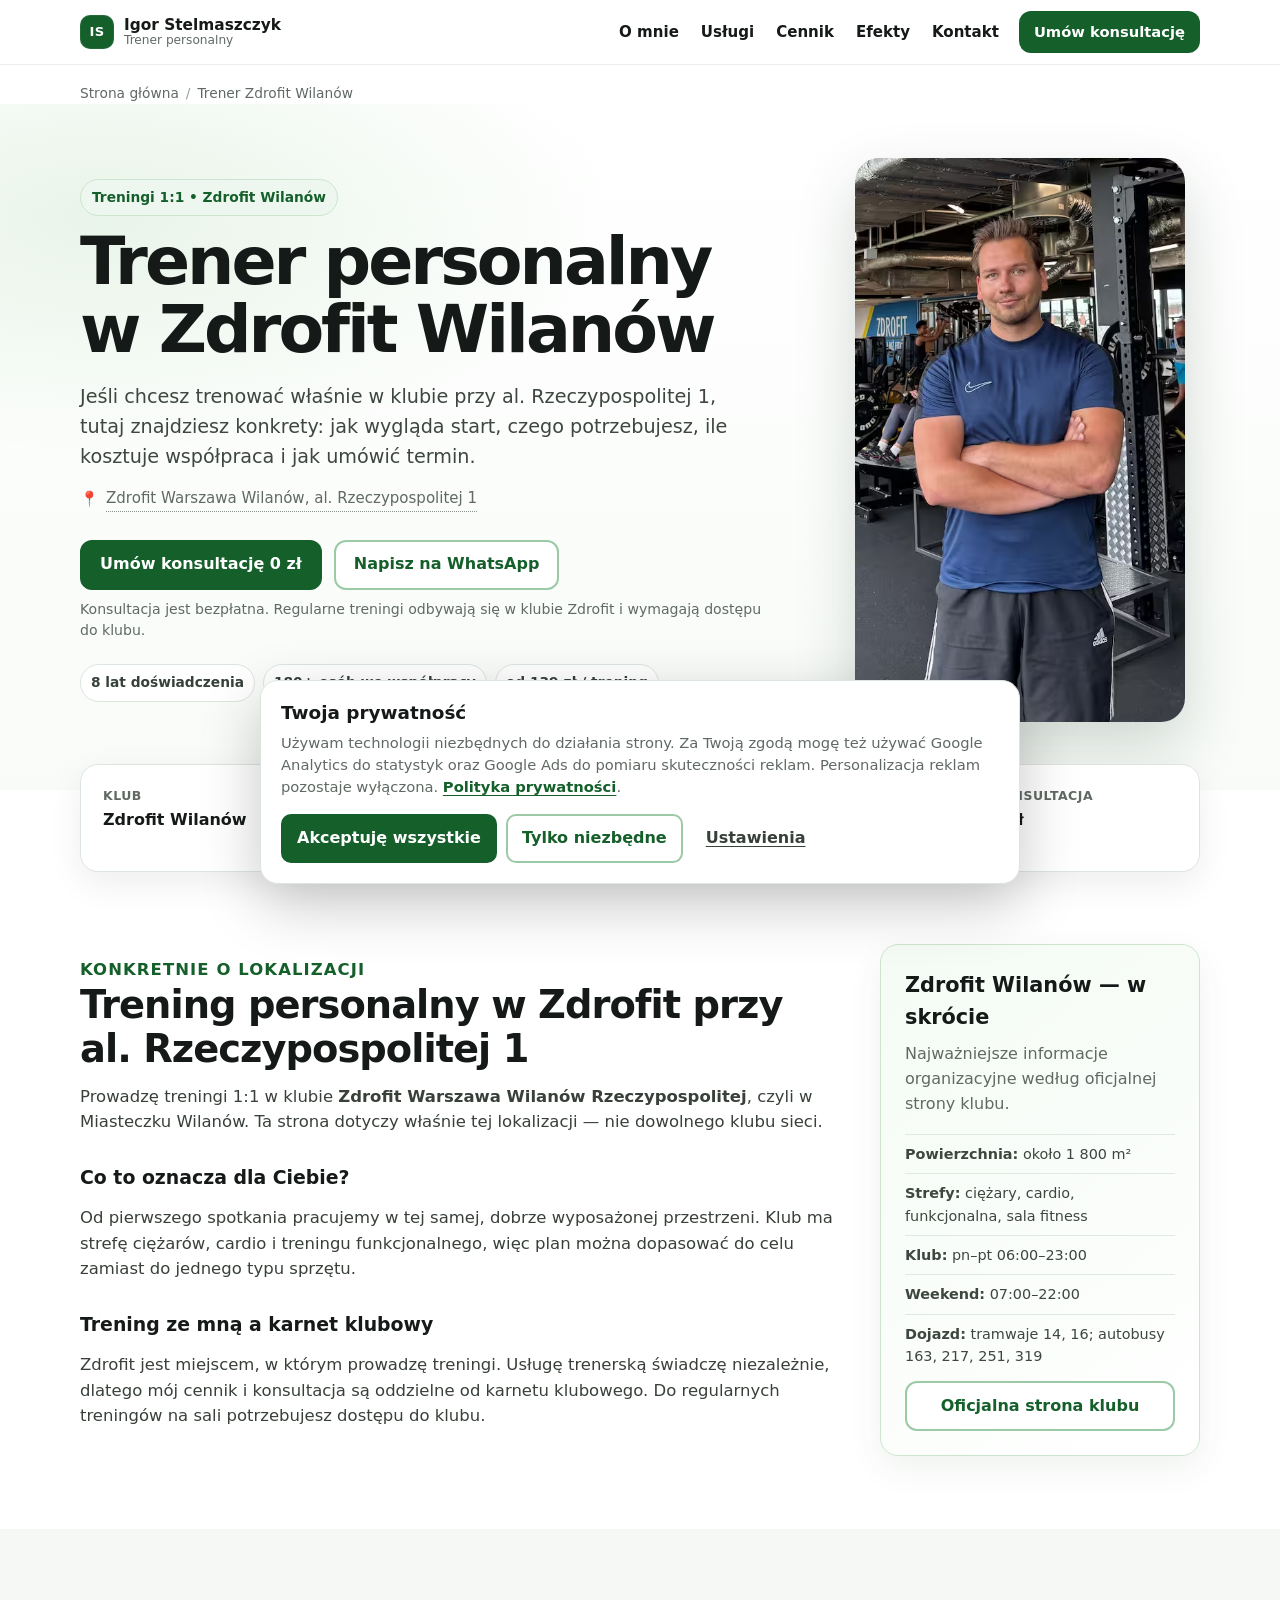
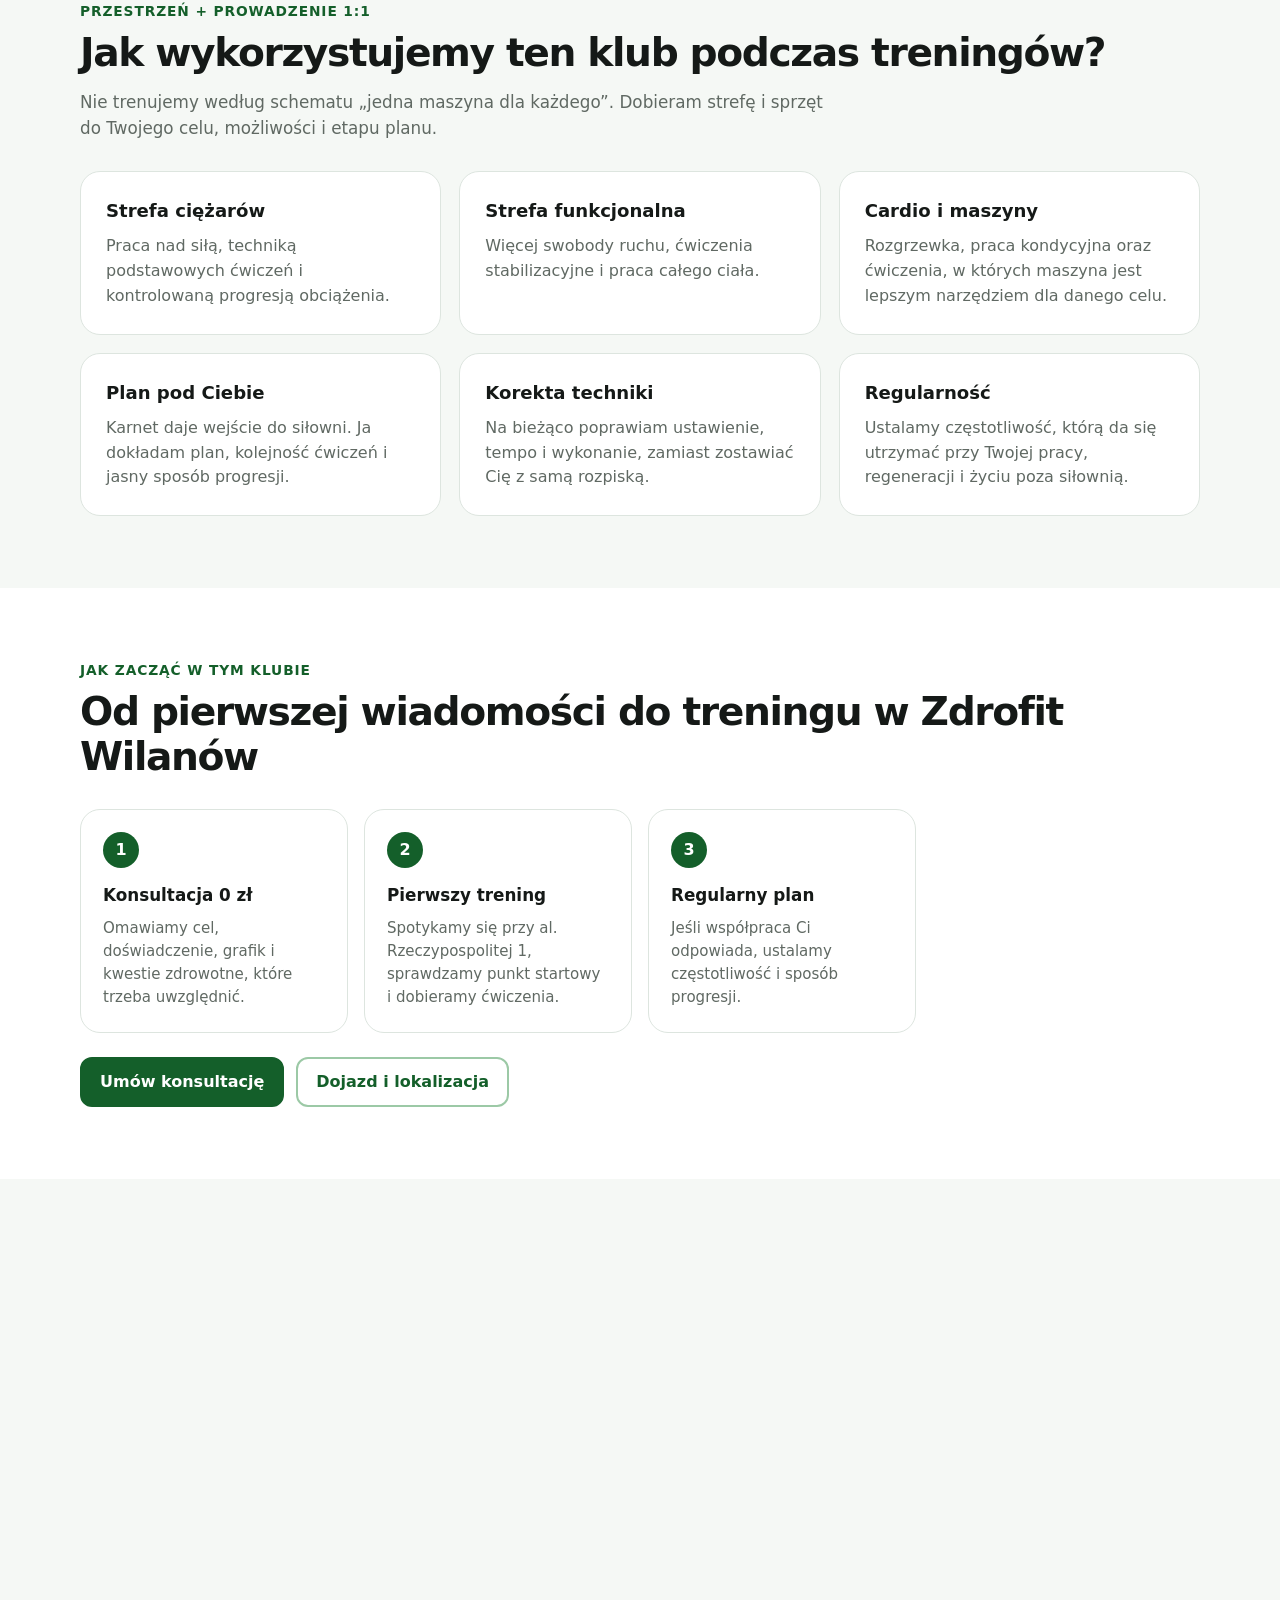
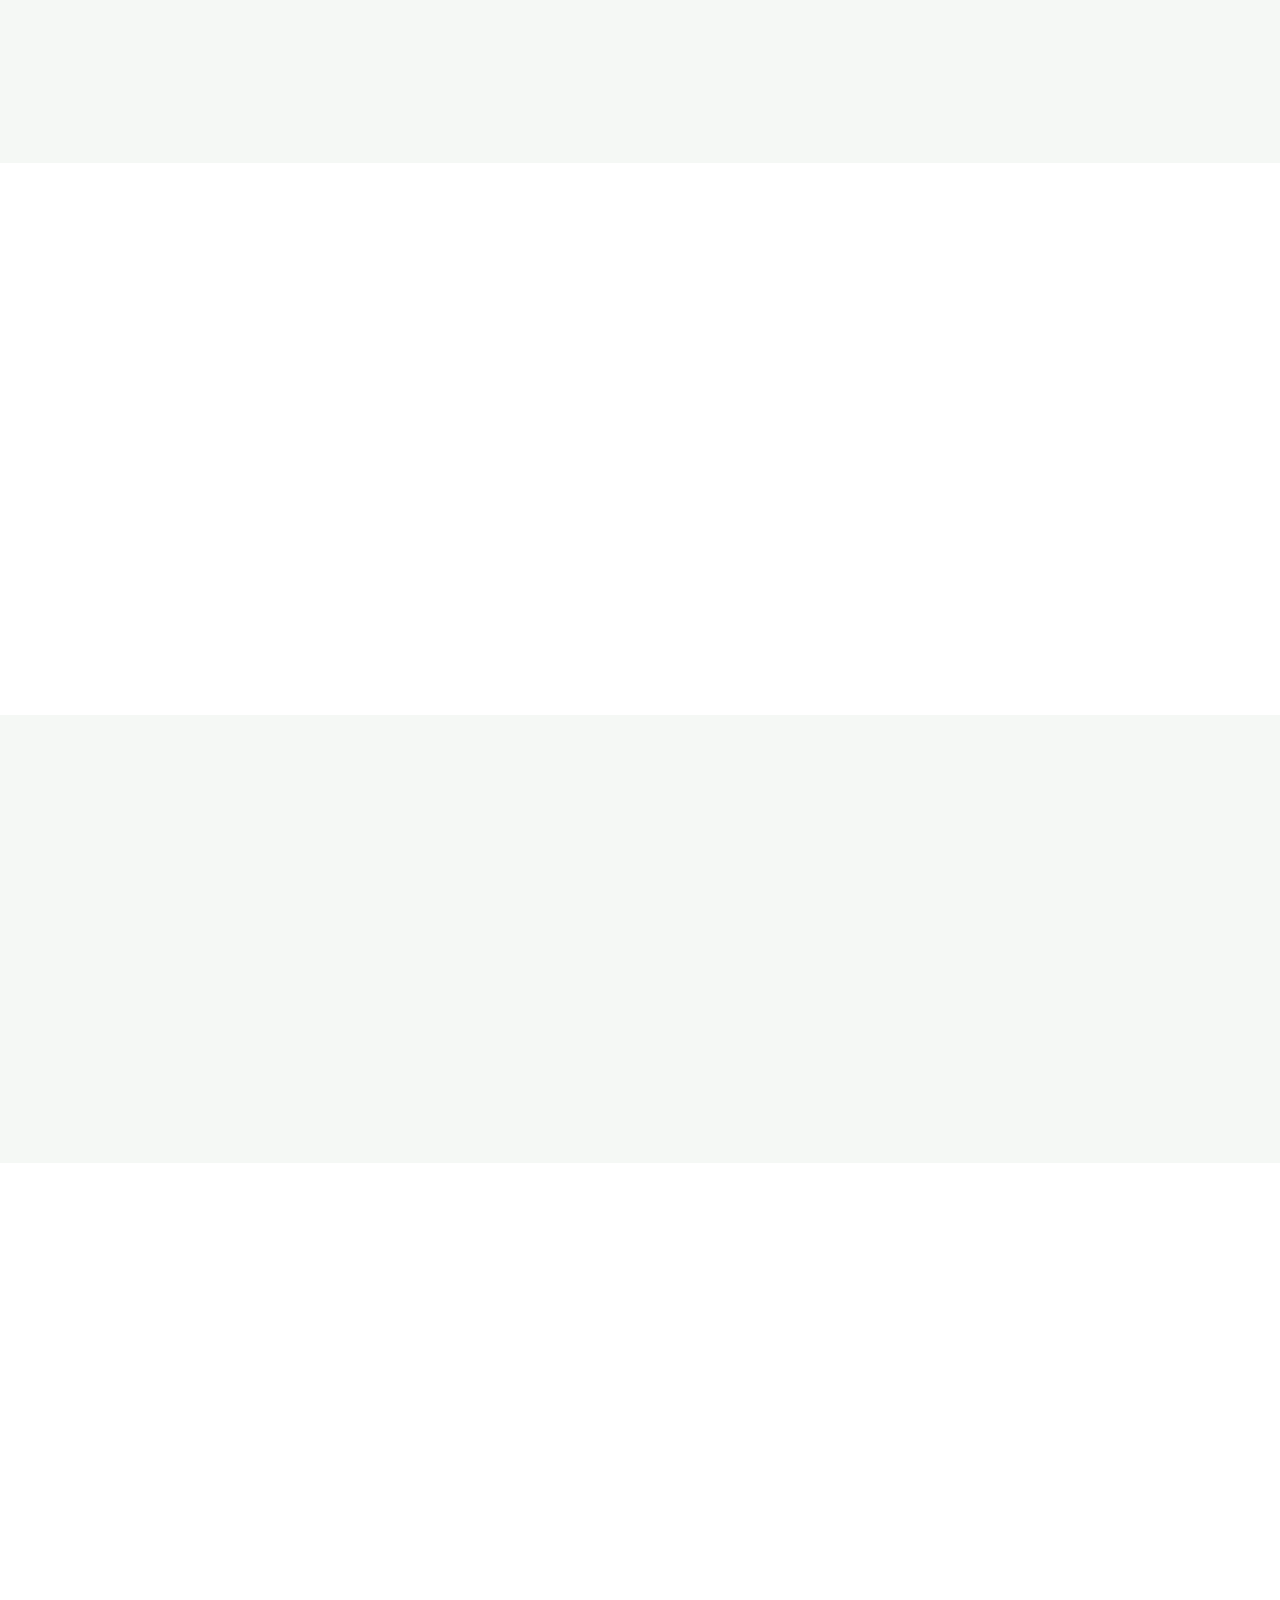
<file: trener-zdrofit-wilanow/index.html>
<!DOCTYPE html>

<html lang="pl">
<head>
<meta charset="utf-8"/>
<meta content="width=device-width, initial-scale=1, viewport-fit=cover" name="viewport"/>
<title>Trener personalny Zdrofit Wilanów | Igor Stelmaszczyk</title>
<meta content="Trener personalny w Zdrofit Wilanów przy al. Rzeczypospolitej 1. Treningi 1:1, konsultacja 0 zł, ceny od 139 zł. Sprawdź, jak zacząć." name="description"/>
<meta content="index,follow,max-image-preview:large,max-snippet:-1,max-video-preview:-1" name="robots"/>
<link href="https://trenerwilanow.pl/trener-zdrofit-wilanow/" rel="canonical"/>
<!-- Favicon -->
<link href="/favicon.svg" rel="icon" type="image/svg+xml"/>
<link href="/favicon-32x32.png" rel="icon" sizes="32x32" type="image/png"/>
<link href="/apple-touch-icon.png" rel="apple-touch-icon" sizes="180x180"/>
<!-- LCP -->
<!-- Open Graph -->
<meta content="website" property="og:type"/>
<meta content="Trener personalny Zdrofit Wilanów | Igor Stelmaszczyk" property="og:title"/>
<meta content="Treningi personalne 1:1 w Zdrofit przy al. Rzeczypospolitej 1. Konsultacja 0 zł i jasne zasady współpracy." property="og:description"/>
<meta content="https://trenerwilanow.pl/trener-zdrofit-wilanow/" property="og:url"/>
<meta content="Igor Stelmaszczyk" property="og:site_name"/>
<meta content="pl_PL" property="og:locale"/>
<meta content="https://trenerwilanow.pl/lib/IMG_4377-1-mf2g7usc.webp" property="og:image"/>
<meta content="image/webp" property="og:image:type"/>
<meta content="2120" property="og:image:width"/>
<meta content="3622" property="og:image:height"/>
<meta content="Igor Stelmaszczyk — trener personalny prowadzący treningi w Zdrofit Wilanów" property="og:image:alt"/>
<meta content="summary_large_image" name="twitter:card"/>
<meta content="Trener personalny Zdrofit Wilanów | Igor Stelmaszczyk" name="twitter:title"/>
<meta content="Treningi 1:1 w Zdrofit Wilanów, al. Rzeczypospolitej 1. Konsultacja 0 zł." name="twitter:description"/>
<meta content="https://trenerwilanow.pl/lib/IMG_4377-1-mf2g7usc.webp" name="twitter:image"/>
<meta content="#1f7e21" name="theme-color"/>
<meta content="light" name="color-scheme"/>
<!-- Structured data -->
<script type="application/ld+json">
{
  "@context": "https://schema.org",
  "@graph": [
    {
      "@type": "WebPage",
      "@id": "https://trenerwilanow.pl/trener-zdrofit-wilanow/#webpage",
      "url": "https://trenerwilanow.pl/trener-zdrofit-wilanow/",
      "name": "Trener personalny Zdrofit Wilanów | Igor Stelmaszczyk",
      "description": "Treningi personalne 1:1 w Zdrofit Wilanów przy al. Rzeczypospolitej 1.",
      "isPartOf": {
        "@id": "https://trenerwilanow.pl/#website"
      },
      "about": {
        "@id": "https://trenerwilanow.pl/trener-zdrofit-wilanow/#service"
      },
      "inLanguage": "pl-PL"
    },
    {
      "@type": "Service",
      "@id": "https://trenerwilanow.pl/trener-zdrofit-wilanow/#service",
      "name": "Trening personalny w Zdrofit Wilanów",
      "serviceType": "Trening personalny 1:1",
      "url": "https://trenerwilanow.pl/trener-zdrofit-wilanow/",
      "provider": {
        "@id": "https://trenerwilanow.pl/#igor-stelmaszczyk"
      },
      "areaServed": {
        "@type": "AdministrativeArea",
        "name": "Warszawa, Wilanów"
      },
      "availableAtOrFrom": {
        "@type": "Place",
        "name": "Zdrofit Warszawa Wilanów Rzeczypospolitej",
        "address": {
          "@type": "PostalAddress",
          "streetAddress": "al. Rzeczypospolitej 1",
          "addressLocality": "Warszawa",
          "addressCountry": "PL"
        }
      },
      "availableChannel": {
        "@type": "ServiceChannel",
        "servicePhone": {
          "@type": "ContactPoint",
          "telephone": "+48-537-918-161",
          "contactType": "customer service"
        }
      }
    },
    {
      "@type": "BreadcrumbList",
      "@id": "https://trenerwilanow.pl/trener-zdrofit-wilanow/#breadcrumb",
      "itemListElement": [
        {
          "@type": "ListItem",
          "position": 1,
          "name": "Strona główna",
          "item": "https://trenerwilanow.pl/"
        },
        {
          "@type": "ListItem",
          "position": 2,
          "name": "Trener Zdrofit Wilanów",
          "item": "https://trenerwilanow.pl/trener-zdrofit-wilanow/"
        }
      ]
    }
  ]
}
</script>
<style>
    :root{
      --green:#2e9b2f;
      --green-dark:#1f7e21;
      --green-deep:#176619;
      --green-soft:#eef8ef;
      --ink:#171a18;
      --muted:#5f6761;
      --line:#dfe7e1;
      --surface:#f7faf7;
      --white:#fff;
      --shadow:0 16px 42px rgba(20,40,24,.10);
      --radius:18px;
      --max:1120px;
      --font:system-ui,-apple-system,BlinkMacSystemFont,"Segoe UI",Roboto,Helvetica,Arial,sans-serif;
    }

    *,*::before,*::after{box-sizing:border-box}
    html{scroll-behavior:smooth}
    body{
      margin:0;
      background:#fff;
      color:var(--ink);
      font-family:var(--font);
      line-height:1.55;
      -webkit-font-smoothing:antialiased;
      text-rendering:optimizeLegibility;
    }
    img{display:block;max-width:100%;height:auto}
    a{color:inherit}
    [id]{scroll-margin-top:84px}
    .container{width:min(var(--max),calc(100% - 32px));margin-inline:auto}
    .section{padding:72px 0}
    .section-soft{background:var(--surface)}
    .section-kicker{
      margin:0 0 8px;
      color:var(--green-dark);
      font-size:.86rem;
      font-weight:850;
      letter-spacing:.04em;
      text-transform:uppercase;
    }
    .section-title{
      margin:0;
      font-size:clamp(1.75rem,3.4vw,2.45rem);
      line-height:1.15;
      letter-spacing:-.025em;
    }
    .section-lead{
      max-width:760px;
      margin:14px 0 0;
      color:var(--muted);
      font-size:1.05rem;
    }
    .skip-link{
      position:fixed;
      left:16px;
      top:12px;
      z-index:20000;
      transform:translateY(-180%);
      padding:10px 14px;
      border-radius:10px;
      background:#111;
      color:#fff;
      font-weight:800;
      text-decoration:none;
      transition:transform .15s ease;
    }
    .skip-link:focus{transform:translateY(0)}
    :focus-visible{outline:3px solid #15731b;outline-offset:3px}

    /* Header */
    #site-header{
      position:sticky;
      top:0;
      z-index:1000;
      background:rgba(255,255,255,.94);
      border-bottom:1px solid rgba(0,0,0,.06);
      -webkit-backdrop-filter:saturate(1.15) blur(10px);
      backdrop-filter:saturate(1.15) blur(10px);
      transition:box-shadow .2s ease;
    }
    #site-header.is-scrolled{box-shadow:0 10px 30px rgba(0,0,0,.07)}
    .nav-wrap{min-height:64px;display:flex;align-items:center;gap:18px}
    .brand{display:flex;align-items:center;gap:9px;text-decoration:none;flex:0 0 auto}
    .brand-mark{
      width:32px;height:32px;border-radius:50%;
      display:grid;place-items:center;
      background:var(--green-dark);color:#fff;
      font-size:.82rem;font-weight:900;letter-spacing:.02em;
    }
    .brand-text{display:flex;flex-direction:column;line-height:1.1}
    .brand-text strong{font-size:.96rem}
    .brand-text span{color:var(--muted);font-size:.76rem}
    .desktop-nav{margin-left:auto}
    .desktop-nav ul{display:flex;align-items:center;gap:18px;list-style:none;padding:0;margin:0}
    .desktop-nav a{
      text-decoration:none;font-size:.94rem;font-weight:750;
      padding:9px 2px;border-bottom:2px solid transparent;
    }
    .desktop-nav a:hover{color:var(--green-dark);border-bottom-color:var(--green)}
    .header-cta{
      display:inline-flex;align-items:center;justify-content:center;
      min-height:42px;padding:10px 15px;border-radius:11px;
      background:var(--green-dark);color:#fff;
      font-size:.92rem;font-weight:800;text-decoration:none;white-space:nowrap;
    }
    .header-cta:hover{background:var(--green-deep)}
    .menu-toggle{
      display:none;margin-left:auto;width:44px;height:44px;border:0;border-radius:10px;
      background:transparent;cursor:pointer;place-items:center;
    }
    .menu-toggle span,.menu-toggle::before,.menu-toggle::after{
      content:"";display:block;width:22px;height:2px;border-radius:2px;background:var(--ink);
      transition:transform .18s ease,opacity .18s ease;
    }
    .menu-toggle span{margin:5px 0}
    .menu-toggle[aria-expanded="true"]::before{transform:translateY(7px) rotate(45deg)}
    .menu-toggle[aria-expanded="true"] span{opacity:0}
    .menu-toggle[aria-expanded="true"]::after{transform:translateY(-7px) rotate(-45deg)}
    .mobile-menu{
      display:none;position:fixed;top:72px;left:16px;right:16px;z-index:1200;
      padding:12px;border:1px solid var(--line);border-radius:16px;background:#fff;box-shadow:var(--shadow);
    }
    .mobile-menu.is-open{display:block}
    .mobile-menu a{display:block;padding:12px;border-radius:10px;text-decoration:none;font-weight:750}
    .mobile-menu a:hover{background:var(--green-soft);color:var(--green-dark)}
    .mobile-menu .mobile-wa{margin-top:6px;text-align:center;color:var(--green-dark);border:1px solid #b9dcbc}
    .menu-backdrop{
      display:none;position:fixed;inset:64px 0 0;z-index:1100;
      border:0;background:rgba(0,0,0,.18);cursor:pointer;
    }
    .menu-backdrop.is-open{display:block}

    /* Buttons */
    .btn-row{display:flex;gap:12px;flex-wrap:wrap}
    .btn{
      display:inline-flex;align-items:center;justify-content:center;
      min-height:50px;padding:13px 18px;border:2px solid transparent;border-radius:12px;
      text-align:center;text-decoration:none;font-weight:850;line-height:1.15;
      transition:transform .08s ease,background .2s ease,border-color .2s ease,color .2s ease;
    }
    .btn:active{transform:translateY(1px)}
    .btn-primary{background:var(--green-dark);color:#fff;border-color:var(--green-dark)}
    .btn-primary:hover{background:var(--green-deep);border-color:var(--green-deep)}
    .btn-outline{background:#fff;color:var(--green-dark);border-color:#98c99c}
    .btn-outline:hover{background:var(--green-soft);border-color:var(--green-dark)}
    .btn-text{
      min-height:auto;padding:3px 0;border:0;border-radius:0;color:var(--green-dark);
      text-decoration:underline;text-underline-offset:4px;text-decoration-thickness:1px;
    }

    /* Breadcrumb */
    .breadcrumb{padding:18px 0 0;color:var(--muted);font-size:.86rem}
    .breadcrumb ol{display:flex;gap:7px;list-style:none;padding:0;margin:0;flex-wrap:wrap}
    .breadcrumb li+li::before{content:"/";margin-right:7px;color:#99a19b}
    .breadcrumb a{text-decoration:none}
    .breadcrumb a:hover{color:var(--green-dark);text-decoration:underline}

    /* Hero */
    #hero{
      overflow:hidden;
      background:
        radial-gradient(700px 360px at 12% 20%,rgba(46,155,47,.10),transparent 65%),
        radial-gradient(600px 340px at 88% 40%,rgba(0,0,0,.045),transparent 65%),
        #fff;
    }
    .hero-grid{
      padding:54px 0 68px;
      display:grid;
      grid-template-columns:minmax(0,1fr) 360px;
      align-items:center;
      gap:68px;
    }
    .hero-copy{max-width:700px}
    .eyebrow{
      display:inline-flex;margin:0 0 12px;padding:7px 11px;
      border:1px solid #cce5ce;border-radius:999px;background:var(--green-soft);
      color:var(--green-dark);font-size:.86rem;font-weight:850;
    }
    .hero-copy h1{
      margin:0;max-width:15ch;
      font-size:clamp(2.35rem,5.2vw,4.2rem);
      line-height:1.02;letter-spacing:-.045em;
    }
    .hero-sub{
      margin:18px 0 0;max-width:680px;color:#3e4640;
      font-size:clamp(1.05rem,1.7vw,1.2rem);
    }
    .hero-location{
      display:flex;align-items:center;gap:7px;margin:16px 0 0;
      color:var(--muted);font-size:.94rem;
    }
    .hero-location a{text-decoration:none;border-bottom:1px dotted #8a928c}
    .hero-location a:hover{color:var(--green-dark);border-color:var(--green-dark)}
    .hero-actions{margin-top:28px}
    .hero-note{margin:9px 0 0;color:var(--muted);font-size:.88rem}
    .trust-chips{display:flex;gap:8px;flex-wrap:wrap;list-style:none;margin:22px 0 0;padding:0}
    .trust-chips li{
      padding:7px 10px;border-radius:999px;background:#fff;border:1px solid var(--line);
      color:#364139;font-size:.86rem;font-weight:780;
    }
    .hero-media{justify-self:center;width:min(100%,330px)}
    .hero-media picture,.hero-media img{width:100%}
    .hero-media img{
      border-radius:24px;box-shadow:0 24px 60px rgba(20,50,25,.18);
      aspect-ratio:2120/3622;object-fit:cover;
    }

    /* Answer box */
    .quick-answer{
      margin-top:-26px;position:relative;z-index:2;
    }
    .quick-answer-box{
      display:grid;grid-template-columns:1.3fr repeat(3,.7fr);
      overflow:hidden;border:1px solid var(--line);border-radius:18px;background:#fff;
      box-shadow:0 12px 34px rgba(0,0,0,.07);
    }
    .quick-answer-item{padding:21px 22px}
    .quick-answer-item + .quick-answer-item{border-left:1px solid var(--line)}
    .quick-answer-label{margin:0;color:var(--muted);font-size:.78rem;text-transform:uppercase;font-weight:850;letter-spacing:.04em}
    .quick-answer-value{margin:5px 0 0;font-weight:900;line-height:1.25}
    .quick-answer-value a{color:var(--green-dark);text-decoration:none}
    .quick-answer-value a:hover{text-decoration:underline}

    /* Content */
    .content-grid{
      display:grid;grid-template-columns:minmax(0,1fr) 320px;gap:44px;align-items:start;
    }
    .prose h2{margin:0;font-size:clamp(1.75rem,3.4vw,2.4rem);line-height:1.15;letter-spacing:-.025em}
    .prose h3{margin:28px 0 0;font-size:1.18rem}
    .prose p{margin:13px 0 0;color:#384039;font-size:1.03rem}
    .prose ul{margin:14px 0 0;padding-left:1.25rem;color:#384039}
    .prose li+li{margin-top:7px}

    .sticky-card{
      position:sticky;top:88px;padding:24px;border:1px solid #cde4cf;border-radius:18px;
      background:linear-gradient(145deg,#f4fbf4,#fff);box-shadow:0 12px 34px rgba(25,70,30,.07);
    }
    .sticky-card h2{margin:0;font-size:1.3rem}
    .sticky-card p{margin:9px 0 0;color:var(--muted)}
    .sticky-card .price{display:flex;gap:7px;align-items:baseline;margin-top:17px}
    .sticky-card .price strong{font-size:2rem;letter-spacing:-.04em}
    .sticky-card .price span{color:var(--green-dark);font-weight:800}
    .sticky-card .btn{width:100%;margin-top:14px}
    .sticky-meta{display:grid;gap:8px;margin:17px 0 0;padding:0;list-style:none;font-size:.9rem;color:#3d463f}
    .sticky-meta li{padding-top:8px;border-top:1px solid #dfe9e0}

    /* Benefits */
    .benefit-grid{display:grid;grid-template-columns:repeat(3,1fr);gap:18px;margin-top:30px}
    .benefit{
      padding:25px;border:1px solid var(--line);border-radius:var(--radius);background:#fff;
    }
    .benefit h3{margin:0;font-size:1.13rem}
    .benefit p{margin:9px 0 0;color:var(--muted)}

    /* Process */
    .steps{display:grid;grid-template-columns:repeat(4,1fr);gap:16px;margin:30px 0 0;padding:0;list-style:none;counter-reset:step}
    .step{
      counter-increment:step;padding:22px;border:1px solid var(--line);border-radius:var(--radius);background:#fff;
    }
    .step::before{
      content:counter(step);width:36px;height:36px;display:grid;place-items:center;border-radius:50%;
      background:var(--green-dark);color:#fff;font-weight:900;
    }
    .step h3{margin:14px 0 0;font-size:1.05rem}
    .step p{margin:8px 0 0;color:var(--muted);font-size:.94rem}

    /* Pricing */
    .pricing-table{
      margin-top:28px;display:grid;grid-template-columns:repeat(3,1fr);gap:16px;
    }
    .price-card{
      position:relative;padding:25px;border:1px solid var(--line);border-radius:18px;background:#fff;
    }
    .price-card.best{border:2px solid var(--green-dark);background:#f7fcf7}
    .price-badge{
      position:absolute;top:-12px;left:20px;padding:5px 9px;border-radius:999px;
      background:var(--green-dark);color:#fff;font-size:.75rem;font-weight:850;
    }
    .price-card h3{margin:0;font-size:1.08rem}
    .price-card .amount{margin:14px 0 0;font-size:2rem;font-weight:900;letter-spacing:-.04em}
    .price-card .amount span{font-size:.9rem;color:var(--green-dark);letter-spacing:0}
    .price-card p{margin:8px 0 0;color:var(--muted);font-size:.92rem}

    /* Reviews */
    .reviews{display:grid;grid-template-columns:repeat(3,1fr);gap:18px;margin-top:30px}
    .review{margin:0;padding:24px;border:1px solid var(--line);border-radius:var(--radius);background:#fff}
    .review blockquote{margin:0;color:#2e3530}
    .review cite{display:block;margin-top:16px;color:var(--muted);font-style:normal;font-weight:800;font-size:.9rem}

    /* Location */
    .location-box{
      display:grid;grid-template-columns:1fr auto;gap:30px;align-items:center;
      padding:30px;border-radius:20px;background:#152018;color:#fff;
    }
    .location-box h2{margin:0;font-size:clamp(1.55rem,3vw,2.15rem)}
    .location-box p{margin:10px 0 0;color:#d4ded6}
    .location-box .btn-outline{background:transparent;color:#fff;border-color:#6d8d72}
    .location-box .btn-outline:hover{background:rgba(255,255,255,.08);border-color:#fff}

    /* FAQ */
    .faq-wrap{max-width:800px;margin:30px auto 0;display:grid;gap:10px}
    .faq-item{border:1px solid var(--line);border-radius:14px;background:#fff;overflow:hidden}
    .faq-item summary{
      position:relative;cursor:pointer;list-style:none;padding:17px 50px 17px 18px;font-weight:820;
    }
    .faq-item summary::-webkit-details-marker{display:none}
    .faq-item summary::after{
      content:"+";position:absolute;right:18px;top:50%;transform:translateY(-50%);
      color:var(--green-dark);font-size:1.4rem;font-weight:700;
    }
    .faq-item[open] summary::after{content:"−"}
    .faq-answer{padding:0 18px 18px;color:var(--muted)}
    .faq-answer p{margin:0}
    .faq-answer a{color:var(--green-dark);font-weight:800}

    /* CTA */
    .final-cta{
      padding:40px;border-radius:22px;background:var(--green-soft);
      border:1px solid #c8e3ca;text-align:center;
    }
    .final-cta h2{margin:0;font-size:clamp(1.65rem,3.2vw,2.35rem)}
    .final-cta p{max-width:650px;margin:12px auto 0;color:var(--muted)}
    .final-cta .btn-row{justify-content:center;margin-top:22px}

    /* Footer */
    #site-footer{background:#0f1410;color:#d9e2db}
    .footer-grid{display:grid;grid-template-columns:1.3fr .8fr .8fr;gap:36px;padding:42px 0 30px}
    #site-footer h2,#site-footer h3{margin:0;color:#fff}
    #site-footer h2{font-size:1.1rem}
    #site-footer h3{font-size:.95rem}
    #site-footer p{margin:10px 0 0;color:#bfcac1}
    #site-footer address{margin-top:10px;font-style:normal;line-height:1.8}
    #site-footer a{color:#e5f6e7;text-decoration:none}
    #site-footer a:hover{text-decoration:underline;text-underline-offset:3px}
    .footer-links{list-style:none;padding:0;margin:10px 0 0;display:grid;gap:7px}
    .footer-bottom{border-top:1px solid rgba(255,255,255,.09);padding:16px 0 22px;color:#aeb9b0;font-size:.88rem}

    /* Mobile WhatsApp */
    .wa-fab{
      display:none;position:fixed;right:16px;bottom:16px;z-index:900;width:56px;height:56px;border-radius:50%;
      background:#25D366;color:#fff;text-decoration:none;box-shadow:0 10px 24px rgba(0,0,0,.22);place-items:center;
    }
    .wa-fab svg{width:27px;height:27px;fill:currentColor}

    #who,#benefits,#process,#pricing,#reviews,#location,#faq,#final-cta,#site-footer{
      content-visibility:auto;contain-intrinsic-size:1px 700px;
    }

    @media (max-width:960px){
      .desktop-nav,.header-cta{display:none}
      .menu-toggle{display:grid}
      .hero-grid{grid-template-columns:1fr 280px;gap:36px}
      .quick-answer-box{grid-template-columns:1fr 1fr}
      .quick-answer-item:nth-child(3){border-left:0;border-top:1px solid var(--line)}
      .quick-answer-item:nth-child(4){border-top:1px solid var(--line)}
      .content-grid{grid-template-columns:1fr}
      .sticky-card{position:static}
      .steps{grid-template-columns:1fr 1fr}
      .benefit-grid,.reviews{grid-template-columns:1fr 1fr}
      .benefit-grid .benefit:last-child,.reviews .review:last-child{grid-column:1/-1}
      .footer-grid{grid-template-columns:1fr 1fr}
      .footer-grid>:first-child{grid-column:1/-1}
    }

    @media (max-width:700px){
      .container{width:min(var(--max),calc(100% - 24px))}
      .section{padding:56px 0}
      .nav-wrap{min-height:60px}
      .breadcrumb{padding-top:14px}
      .hero-grid{
        padding:30px 0 56px;grid-template-columns:1fr;gap:28px;text-align:center;
      }
      .hero-copy{margin-inline:auto}
      .hero-copy h1{max-width:14ch;margin-inline:auto}
      .hero-sub{margin-inline:auto}
      .hero-location{justify-content:center;flex-wrap:wrap}
      .hero-actions .btn-row,.trust-chips{justify-content:center}
      .hero-media{width:min(72vw,245px);order:-1}
      .quick-answer{margin-top:-18px}
      .quick-answer-box{grid-template-columns:1fr}
      .quick-answer-item + .quick-answer-item{border-left:0;border-top:1px solid var(--line)}
      .benefit-grid,.steps,.pricing-table,.reviews{grid-template-columns:1fr}
      .benefit-grid .benefit:last-child,.reviews .review:last-child{grid-column:auto}
      .location-box{grid-template-columns:1fr;text-align:center}
      .location-box .btn-row{justify-content:center}
      .final-cta{padding:28px 20px}
      .footer-grid{grid-template-columns:1fr;gap:26px}
      .footer-grid>:first-child{grid-column:auto}
      .wa-fab{display:grid}
      .btn-row{justify-content:center}
    }

    @media (max-width:380px){
      .brand-text span{display:none}
      .hero-copy h1{font-size:2.05rem}
      .btn{width:100%}
    }

    @media (prefers-reduced-motion:reduce){
      html{scroll-behavior:auto}
      *,*::before,*::after{scroll-behavior:auto!important;transition:none!important;animation:none!important}
    }
  </style>
  <script src="/consent.js" defer></script>
</head>
<body>
<a class="skip-link" href="#main">Przejdź do treści</a>
<svg aria-hidden="true" style="display:none" xmlns="http://www.w3.org/2000/svg">
<symbol id="ico-wa" viewbox="0 0 32 32">
<path d="M19.1 17.4c-.2-.1-1.3-.6-1.5-.7-.2-.1-.4-.1-.6.1-.2.2-.6.7-.7.8-.1.1-.3.2-.6.1-.2-.1-.9-.3-1.7-1-.6-.5-1-1.1-1.1-1.3-.1-.2 0-.4.1-.5s.5-.6.6-.8c.1-.2.1-.4 0-.5s-.6-1.4-.8-1.9-.4-.4-.6-.4h-.5c-.2 0-.5.1-.7.3-.2.2-.9.8-.9 2s1 2.4 1.1 2.6c.1.2 1.9 3 4.5 4.1.6.3 1.1.5 1.5.6.6.2 1.1.2 1.5.1.5-.1 1.3-.5 1.5-1.1.2-.6.2-1.1.1-1.2 0-.1-.2-.1-.4-.2z"></path>
<path d="M16 3C9.9 3 5 7.9 5 14c0 2.5.9 4.8 2.4 6.6L6 29l8.6-1.4c1.4.4 2.9.6 4.4.6 6.1 0 11-4.9 11-11S22.1 3 16 3zm0 20.9c-1.5 0-2.9-.4-4.1-1l-.3-.2-5 .8.9-4.8-.2-.3C6.4 17.1 6 15.6 6 14c0-5.5 4.5-10 10-10s10 4.5 10 10-4.5 9.9-10 9.9z"></path>
</symbol>
</svg>
<header id="site-header">
<div class="container nav-wrap">
<a aria-label="Strona główna — Igor Stelmaszczyk" class="brand" href="/">
<span aria-hidden="true" class="brand-mark">IS</span>
<span class="brand-text">
<strong>Igor Stelmaszczyk</strong>
<span>Trener personalny</span>
</span>
</a>
<nav aria-label="Główne" class="desktop-nav">
<ul>
<li><a href="/o-mnie/">O mnie</a></li>
<li><a href="/uslugi/">Usługi</a></li>
<li><a href="/cennik/">Cennik</a></li>
<li><a href="/efekty/">Efekty</a></li>
<li><a href="/umow-konsultacje/">Kontakt</a></li>
</ul>
</nav>
<a class="header-cta" href="/umow-konsultacje/">Umów konsultację</a>
<button aria-controls="mobile-menu" aria-expanded="false" aria-label="Otwórz menu" class="menu-toggle" type="button">
<span></span>
</button>
</div>
</header>
<nav aria-hidden="true" aria-label="Menu mobilne" class="mobile-menu" id="mobile-menu">
<a href="/o-mnie/">O mnie</a>
<a href="/uslugi/">Usługi</a>
<a href="/cennik/">Cennik</a>
<a href="/efekty/">Efekty</a>
<a href="/umow-konsultacje/">Kontakt</a>
<a class="mobile-wa" href="https://wa.me/48537918161?text=Cze%C5%9B%C4%87%20Igor%2C%20chc%C4%99%20trenowa%C4%87%20z%20Tob%C4%85%20w%20Zdrofit%20Wilan%C3%B3w.%20M%C3%B3j%20cel%3A%20__" rel="noopener noreferrer" target="_blank">Napisz na WhatsApp</a>
</nav>
<button aria-label="Zamknij menu" class="menu-backdrop" type="button"></button>
<a aria-label="Napisz do Igora na WhatsApp" class="wa-fab" href="https://wa.me/48537918161?text=Cze%C5%9B%C4%87%20Igor%2C%20chc%C4%99%20trenowa%C4%87%20z%20Tob%C4%85%20w%20Zdrofit%20Wilan%C3%B3w.%20M%C3%B3j%20cel%3A%20__" rel="noopener noreferrer" target="_blank">
<svg aria-hidden="true" focusable="false"><use href="#ico-wa"></use></svg>
</a>
<main id="main" tabindex="-1">
<div class="container breadcrumb">
<nav aria-label="Okruszki">
<ol>
<li><a href="/">Strona główna</a></li>
<li aria-current="page">Trener Zdrofit Wilanów</li>
</ol>
</nav>
</div>
<section aria-labelledby="hero-title" id="hero">
<div class="container hero-grid">
<div class="hero-copy">
<p class="eyebrow">Treningi 1:1 • Zdrofit Wilanów</p>
<h1 id="hero-title">Trener personalny w Zdrofit Wilanów</h1>
<p class="hero-sub">Jeśli chcesz trenować właśnie w klubie przy al. Rzeczypospolitej 1, tutaj znajdziesz konkrety: jak wygląda start, czego potrzebujesz, ile kosztuje współpraca i jak umówić termin.</p>
<p class="hero-location">
<span aria-hidden="true">📍</span>
<a href="https://www.google.com/maps/search/?api=1&amp;query=Zdrofit%20Warszawa%20Wilan%C3%B3w%20Rzeczypospolitej%2C%20al.%20Rzeczypospolitej%201" rel="noopener noreferrer" target="_blank">Zdrofit Warszawa Wilanów, al. Rzeczypospolitej 1</a>
</p>
<div class="hero-actions">
<div class="btn-row">
<a class="btn btn-primary" href="/umow-konsultacje/">Umów konsultację 0 zł</a>
<a class="btn btn-outline" href="https://wa.me/48537918161?text=Cze%C5%9B%C4%87%20Igor%2C%20chc%C4%99%20trenowa%C4%87%20z%20Tob%C4%85%20w%20Zdrofit%20Wilan%C3%B3w.%20M%C3%B3j%20cel%3A%20__" rel="noopener noreferrer" target="_blank">Napisz na WhatsApp</a>
</div>
<p class="hero-note">Konsultacja jest bezpłatna. Regularne treningi odbywają się w klubie Zdrofit i wymagają dostępu do klubu.</p>
</div>
<ul aria-label="Najważniejsze informacje" class="trust-chips">
<li>8 lat doświadczenia</li>
<li>180+ osób we współpracy</li>
<li>od 139 zł / trening</li>
</ul>
</div>
<div class="hero-media">
<picture>
<source sizes="(max-width: 700px) 72vw, 330px" srcset="/lib/480%20awif.avif 480w, /lib/768w-avif.avif 768w, /lib/960w.avif 960w, /lib/1200w.avif 1200w" type="image/avif"/>
<source sizes="(max-width: 700px) 72vw, 330px" srcset="/lib/480w.webp 480w, /lib/768w.webp 768w, /lib/960w.webp 960w, /lib/1200w.webp 1200w" type="image/webp"/>
<img alt="Igor Stelmaszczyk — trener personalny prowadzący treningi w Zdrofit Wilanów" decoding="async" fetchpriority="high" height="3622" loading="eager" src="/lib/IMG_4377-1-mf2g7usc.webp" width="2120"/>
</picture>
</div>
</div>
</section>
<div class="container quick-answer">
<div aria-label="Najważniejsze informacje o treningach" class="quick-answer-box">
<div class="quick-answer-item">
<p class="quick-answer-label">Klub</p>
<p class="quick-answer-value">Zdrofit Wilanów</p>
</div>
<div class="quick-answer-item">
<p class="quick-answer-label">Adres</p>
<p class="quick-answer-value">al. Rzeczypospolitej 1</p>
</div>
<div class="quick-answer-item">
<p class="quick-answer-label">Trening</p>
<p class="quick-answer-value">50–60 min</p>
</div>
<div class="quick-answer-item">
<p class="quick-answer-label">Konsultacja</p>
<p class="quick-answer-value">0 zł</p>
</div>
</div>
</div>
<section aria-labelledby="who-title" class="section" id="who">
<div class="container content-grid">
<article class="prose">
<p class="section-kicker">Konkretnie o lokalizacji</p>
<h2 id="who-title">Trening personalny w Zdrofit przy al. Rzeczypospolitej 1</h2>
<p>Prowadzę treningi 1:1 w klubie <strong>Zdrofit Warszawa Wilanów Rzeczypospolitej</strong>, czyli w Miasteczku Wilanów. Ta strona dotyczy właśnie tej lokalizacji — nie dowolnego klubu sieci.</p>
<h3>Co to oznacza dla Ciebie?</h3>
<p>Od pierwszego spotkania pracujemy w tej samej, dobrze wyposażonej przestrzeni. Klub ma strefę ciężarów, cardio i treningu funkcjonalnego, więc plan można dopasować do celu zamiast do jednego typu sprzętu.</p>
<h3>Trening ze mną a karnet klubowy</h3>
<p>Zdrofit jest miejscem, w którym prowadzę treningi. Usługę trenerską świadczę niezależnie, dlatego mój cennik i konsultacja są oddzielne od karnetu klubowego. Do regularnych treningów na sali potrzebujesz dostępu do klubu.</p>
</article>
<aside aria-label="Informacje o klubie" class="sticky-card">
<h2>Zdrofit Wilanów — w skrócie</h2>
<p>Najważniejsze informacje organizacyjne według oficjalnej strony klubu.</p>
<ul class="sticky-meta">
<li><strong>Powierzchnia:</strong> około 1 800 m²</li>
<li><strong>Strefy:</strong> ciężary, cardio, funkcjonalna, sala fitness</li>
<li><strong>Klub:</strong> pn–pt 06:00–23:00</li>
<li><strong>Weekend:</strong> 07:00–22:00</li>
<li><strong>Dojazd:</strong> tramwaje 14, 16; autobusy 163, 217, 251, 319</li>
</ul>
<a class="btn btn-outline" href="https://zdrofit.pl/kluby-fitness/zdrofit-warszawa-wilanow-rzeczypospolitej/" rel="noopener noreferrer" target="_blank">Oficjalna strona klubu</a>
</aside>
</div>
</section>
<section aria-labelledby="benefits-title" class="section section-soft" id="benefits">
<div class="container">
<p class="section-kicker">Przestrzeń + prowadzenie 1:1</p>
<h2 class="section-title" id="benefits-title">Jak wykorzystujemy ten klub podczas treningów?</h2>
<p class="section-lead">Nie trenujemy według schematu „jedna maszyna dla każdego”. Dobieram strefę i sprzęt do Twojego celu, możliwości i etapu planu.</p>
<div class="benefit-grid">
<article class="benefit"><h3>Strefa ciężarów</h3><p>Praca nad siłą, techniką podstawowych ćwiczeń i kontrolowaną progresją obciążenia.</p></article>
<article class="benefit"><h3>Strefa funkcjonalna</h3><p>Więcej swobody ruchu, ćwiczenia stabilizacyjne i praca całego ciała.</p></article>
<article class="benefit"><h3>Cardio i maszyny</h3><p>Rozgrzewka, praca kondycyjna oraz ćwiczenia, w których maszyna jest lepszym narzędziem dla danego celu.</p></article>
</div>
<div class="benefit-grid" style="margin-top:18px">
<article class="benefit"><h3>Plan pod Ciebie</h3><p>Karnet daje wejście do siłowni. Ja dokładam plan, kolejność ćwiczeń i jasny sposób progresji.</p></article>
<article class="benefit"><h3>Korekta techniki</h3><p>Na bieżąco poprawiam ustawienie, tempo i wykonanie, zamiast zostawiać Cię z samą rozpiską.</p></article>
<article class="benefit"><h3>Regularność</h3><p>Ustalamy częstotliwość, którą da się utrzymać przy Twojej pracy, regeneracji i życiu poza siłownią.</p></article>
</div>
</div>
</section>
<section aria-labelledby="process-title" class="section" id="process">
<div class="container">
<p class="section-kicker">Jak zacząć w tym klubie</p>
<h2 class="section-title" id="process-title">Od pierwszej wiadomości do treningu w Zdrofit Wilanów</h2>
<ol class="steps">
<li class="step"><h3>Konsultacja 0 zł</h3><p>Omawiamy cel, doświadczenie, grafik i kwestie zdrowotne, które trzeba uwzględnić.</p></li>
<li class="step"><h3>Pierwszy trening</h3><p>Spotykamy się przy al. Rzeczypospolitej 1, sprawdzamy punkt startowy i dobieramy ćwiczenia.</p></li>
<li class="step"><h3>Regularny plan</h3><p>Jeśli współpraca Ci odpowiada, ustalamy częstotliwość i sposób progresji.</p></li>
</ol>
<div class="btn-row" style="margin-top:24px">
<a class="btn btn-primary" href="/umow-konsultacje/">Umów konsultację</a>
<a class="btn btn-outline" href="/lokalizacja/">Dojazd i lokalizacja</a>
</div>
</div>
</section>
<section aria-labelledby="pricing-title" class="section section-soft" id="pricing">
<div class="container">
<p class="section-kicker">Cena treningu w Zdrofit Wilanów</p>
<h2 class="section-title" id="pricing-title">Ile kosztuje trening personalny w tym klubie?</h2>
<p class="section-lead">Cena mojej usługi trenerskiej jest oddzielna od karnetu Zdrofit. Każdy trening trwa około 50–60 minut.</p>
<div class="pricing-table">
<article class="price-card">
<h3>Pojedynczy trening</h3>
<p class="amount">189 zł <span>/ trening</span></p>
<p>Dobra opcja, jeśli chcesz zacząć od pojedynczego spotkania.</p>
</article>
<article class="price-card">
<h3>Pakiet 4–8 spotkań</h3>
<p class="amount">159 zł <span>/ trening</span></p>
<p>Dla osób, które chcą regularności bez wybierania największego pakietu.</p>
</article>
<article class="price-card best">
<span class="price-badge">Najniższa cena</span>
<h3>Pakiet 10+ spotkań</h3>
<p class="amount">139 zł <span>/ trening</span></p>
<p>Dla regularnej współpracy i konsekwentnej pracy nad progresją.</p>
</article>
</div>
<div class="btn-row" style="margin-top:24px">
<a class="btn btn-primary" href="/cennik/">Zobacz pełny cennik</a>
<a class="btn btn-outline" href="https://wa.me/48537918161?text=Cze%C5%9B%C4%87%20Igor%2C%20chc%C4%99%20trenowa%C4%87%20z%20Tob%C4%85%20w%20Zdrofit%20Wilan%C3%B3w.%20M%C3%B3j%20cel%3A%20__" rel="noopener noreferrer" target="_blank">Zapytaj o dostępne terminy</a>
</div>
</div>
</section>
<section aria-labelledby="reviews-title" class="section" id="reviews">
<div class="container">
<p class="section-kicker">Organizacja</p>
<h2 class="section-title" id="reviews-title">Dojazd, godziny i warunki w klubie</h2>
<p class="section-lead">To informacje o samym klubie, które pomagają ocenić, czy ta lokalizacja jest dla Ciebie wygodna.</p>
<div class="reviews">
<article class="review"><h3 style="margin:0">Godziny otwarcia</h3><p style="margin:10px 0 0;color:var(--muted)">Według oficjalnej strony: pn–pt 06:00–23:00, sob–nd 07:00–22:00. Termin treningu ze mną ustalamy osobno.</p></article>
<article class="review"><h3 style="margin:0">Komunikacja miejska</h3><p style="margin:10px 0 0;color:var(--muted)">W pobliżu zatrzymują się tramwaje 14 i 16 oraz autobusy 163, 217, 251 i 319.</p></article>
<article class="review"><h3 style="margin:0">Duża przestrzeń</h3><p style="margin:10px 0 0;color:var(--muted)">Klub podaje około 1 800 m² powierzchni oraz osobne strefy cardio, funkcjonalną i ciężarów.</p></article>
</div>
<div class="btn-row" style="margin-top:24px">
<a class="btn btn-outline" href="/lokalizacja/">Zobacz lokalizację i dojazd</a>
</div>
</div>
</section>
<section aria-labelledby="location-title" class="section section-soft" id="location">
<div class="container">
<div class="location-box">
<div>
<h2 id="location-title">Szukasz trenera w Wilanowie, ale nie musi to być konkretnie Zdrofit?</h2>
<p>Ta podstrona odpowiada na intencję „trener Zdrofit Wilanów”. Jeśli najważniejsza jest dla Ciebie lokalizacja Wilanów i chcesz poznać pełną ofertę treningów 1:1, przejdź do strony lokalnej.</p>
</div>
<div class="btn-row location-actions">
<a class="btn btn-primary" href="/trener-personalny-wilanow/">Trener personalny Wilanów</a>
<a class="btn btn-outline" href="/uslugi/">Usługi</a>
</div>
</div>
</div>
</section>
<section aria-labelledby="faq-title" class="section" id="faq">
<div class="container">
<p class="section-kicker" style="text-align:center">Przed pierwszym treningiem</p>
<h2 class="section-title" id="faq-title" style="text-align:center">FAQ — trening personalny w Zdrofit Wilanów</h2>
<div class="faq-wrap">
<details class="faq-item"><summary>Czy potrzebuję karnetu Zdrofit?</summary><div class="faq-answer"><p>Tak. Do regularnych treningów na sali potrzebujesz dostępu do klubu. Karnet klubowy jest oddzielny od ceny mojej usługi trenerskiej.</p></div></details>
<details class="faq-item"><summary>Czy jesteś pracownikiem Zdrofit?</summary><div class="faq-answer"><p>Nie. Prowadzę niezależne treningi personalne w klubie Zdrofit Wilanów. Zdrofit jest miejscem treningów, a usługę trenerską rozliczasz bezpośrednio ze mną.</p></div></details>
<details class="faq-item"><summary>Gdzie dokładnie znajduje się klub?</summary><div class="faq-answer"><p>Przy al. Rzeczypospolitej 1 w Warszawie, w Miasteczku Wilanów. Szczegóły znajdziesz na stronie <a href="/lokalizacja/">Lokalizacja</a>.</p></div></details>
<details class="faq-item"><summary>W jakich godzinach jest otwarty klub?</summary><div class="faq-answer"><p>Według oficjalnej strony Zdrofit: pn–pt 06:00–23:00, sob–nd 07:00–22:00. Termin treningu ze mną ustalamy osobno.</p></div></details>
<details class="faq-item"><summary>Jakie strefy ma Zdrofit Wilanów?</summary><div class="faq-answer"><p>Oficjalna strona klubu wymienia strefę ciężarów, cardio, strefę funkcjonalną i salę fitness.</p></div></details>
<details class="faq-item"><summary>Ile kosztuje trening personalny?</summary><div class="faq-answer"><p>Pojedynczy trening kosztuje 189 zł, pakiet 4–8 spotkań 159 zł za trening, a pakiet 10+ spotkań 139 zł za trening. Aktualne warianty są w <a href="/cennik/">cenniku</a>.</p></div></details>
<details class="faq-item"><summary>Czy konsultacja 0 zł oznacza darmowy trening?</summary><div class="faq-answer"><p>Nie. Bezpłatna jest konsultacja wstępna. Pierwszy trening jest osobnym spotkaniem rozliczanym zgodnie z aktualnym cennikiem.</p></div></details>
<details class="faq-item"><summary>Czy mogę zacząć jako osoba początkująca?</summary><div class="faq-answer"><p>Tak. Punkt startowy, intensywność i ćwiczenia dobieram do Twojego aktualnego poziomu.</p></div></details>
</div>
<div style="text-align:center;margin-top:22px"><a class="btn btn-text" href="/faq/">Zobacz pełne FAQ →</a></div>
</div>
</section>
<section aria-labelledby="final-cta-title" class="section" id="final-cta">
<div class="container">
<div class="final-cta">
<h2 id="final-cta-title">Chcesz trenować ze mną w Zdrofit Wilanów?</h2>
<p>Zacznij od bezpłatnej konsultacji. Powiesz mi, jaki masz cel, a ja podpowiem, jak sensownie rozpocząć współpracę w klubie przy al. Rzeczypospolitej 1.</p>
<div class="btn-row">
<a class="btn btn-primary" href="/umow-konsultacje/">Umów konsultację 0 zł</a>
<a class="btn btn-outline" href="tel:+48537918161">Zadzwoń: +48 537 918 161</a>
</div>
</div>
</div>
</section>
</main>
<footer id="site-footer">
<div class="container footer-grid">
<div>
<h2>Igor Stelmaszczyk</h2>
<p>Niezależne treningi personalne 1:1 w Zdrofit Wilanów przy al. Rzeczypospolitej 1.</p>
<address>
<a href="mailto:treningi.wilanow@gmail.com">treningi.wilanow@gmail.com</a><br/>
<a href="tel:+48537918161">+48 537 918 161</a>
</address>
</div>
<nav aria-label="Najważniejsze strony">
<h3>Na skróty</h3>
<ul class="footer-links">
<li><a href="/">Strona główna</a></li>
<li><a href="/uslugi/">Usługi</a></li>
<li><a href="/cennik/">Cennik</a></li>
<li><a href="/efekty/">Efekty</a></li>
</ul>
</nav>
<nav aria-label="Kontakt i informacje">
<h3>Informacje</h3>
<ul class="footer-links">
<li><a href="/o-mnie/">O mnie</a></li>
<li><a href="/lokalizacja/">Lokalizacja</a></li>
<li><a href="/faq/">FAQ</a></li>
<li><a href="/umow-konsultacje/">Kontakt</a></li>
</ul>
</nav>
</div>
<div class="container footer-bottom">
      © 2026 Igor Stelmaszczyk • Wszystkie prawa zastrzeżone
    </div>
</footer>
<script>
    (function(){
      const header = document.getElementById('site-header');
      const toggle = document.querySelector('.menu-toggle');
      const menu = document.getElementById('mobile-menu');
      const backdrop = document.querySelector('.menu-backdrop');

      function setMenu(open){
        toggle.setAttribute('aria-expanded', String(open));
        toggle.setAttribute('aria-label', open ? 'Zamknij menu' : 'Otwórz menu');
        menu.setAttribute('aria-hidden', String(!open));
        menu.classList.toggle('is-open', open);
        backdrop.classList.toggle('is-open', open);
        document.body.style.overflow = open ? 'hidden' : '';
      }

      toggle.addEventListener('click', function(){
        setMenu(toggle.getAttribute('aria-expanded') !== 'true');
      });

      backdrop.addEventListener('click', function(){
        setMenu(false);
        toggle.focus();
      });

      menu.addEventListener('click', function(e){
        if(e.target.closest('a')) setMenu(false);
      });

      document.addEventListener('keydown', function(e){
        if(e.key === 'Escape' && toggle.getAttribute('aria-expanded') === 'true'){
          setMenu(false);
          toggle.focus();
        }
      });

      function syncHeaderShadow(){
        header.classList.toggle('is-scrolled', window.scrollY > 4);
      }
      syncHeaderShadow();
      window.addEventListener('scroll', syncHeaderShadow, {passive:true});
    })();
  </script>
</body>
</html>
</file>
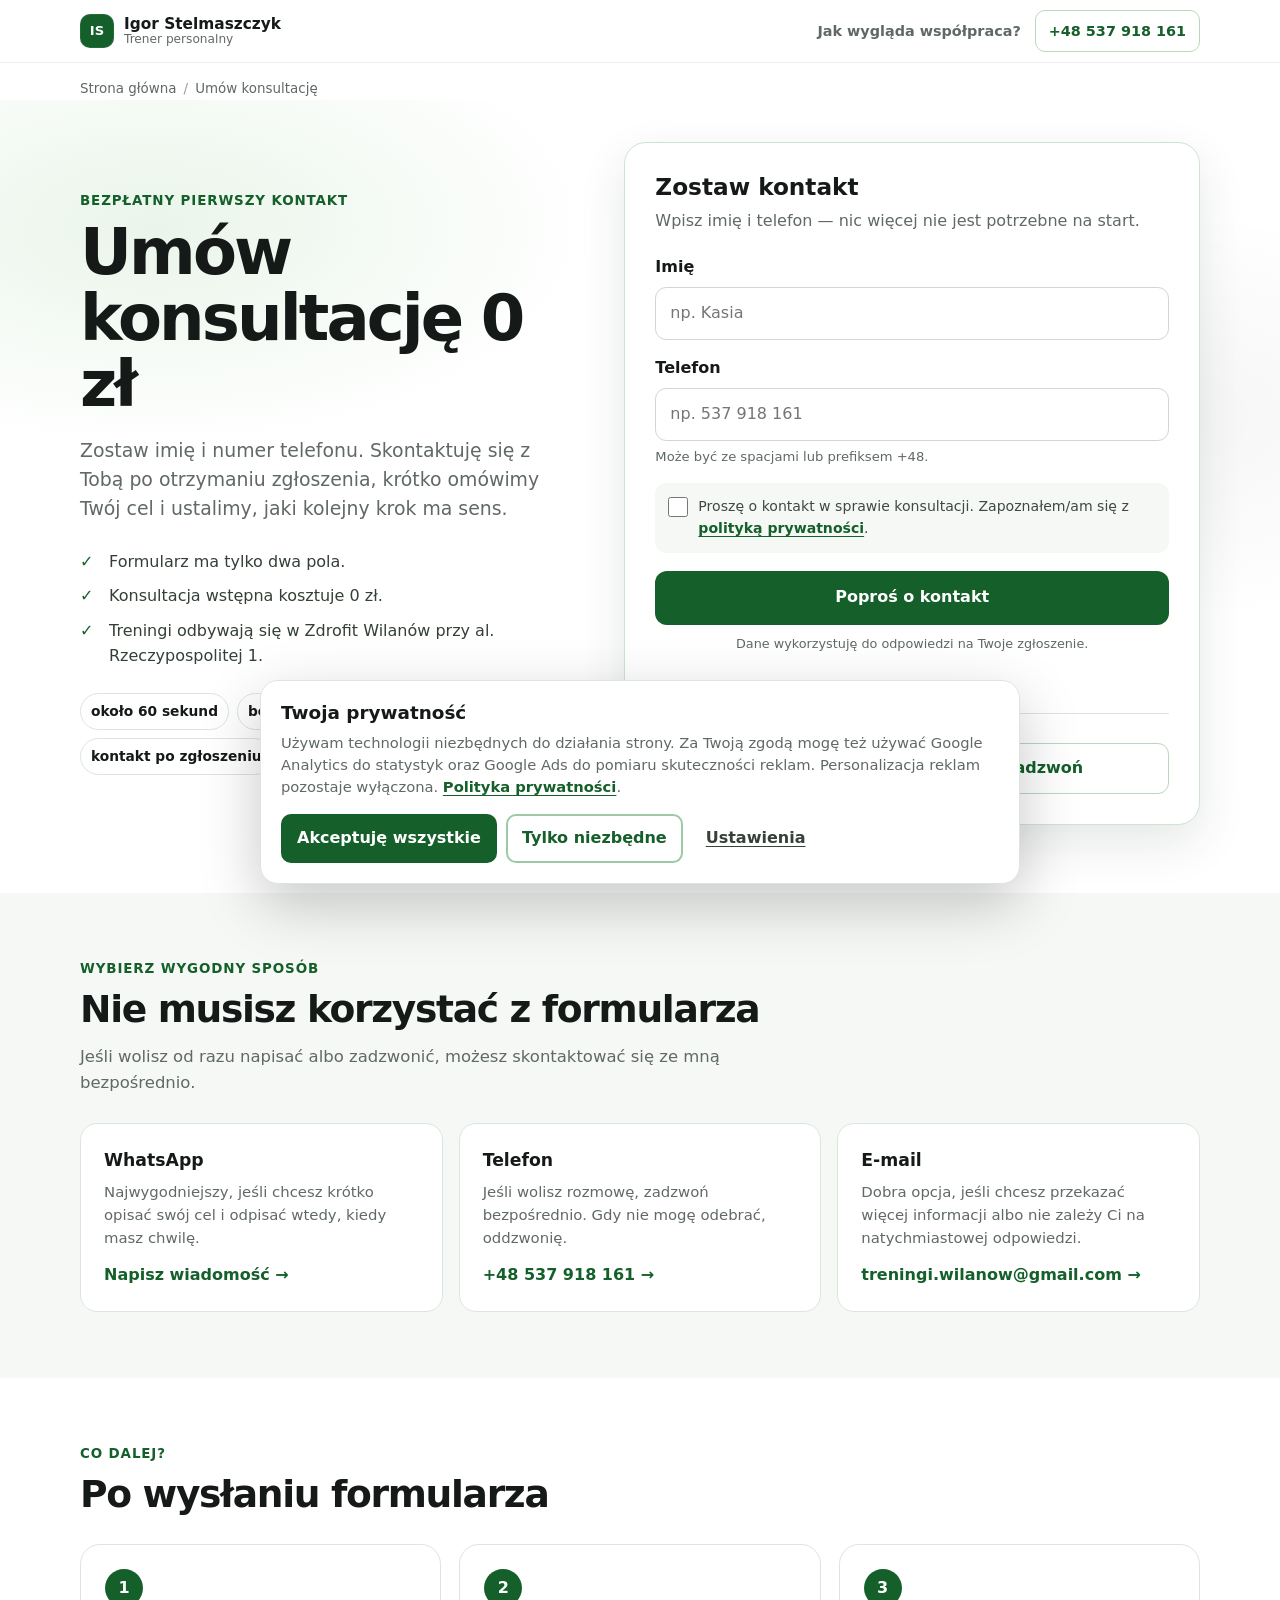
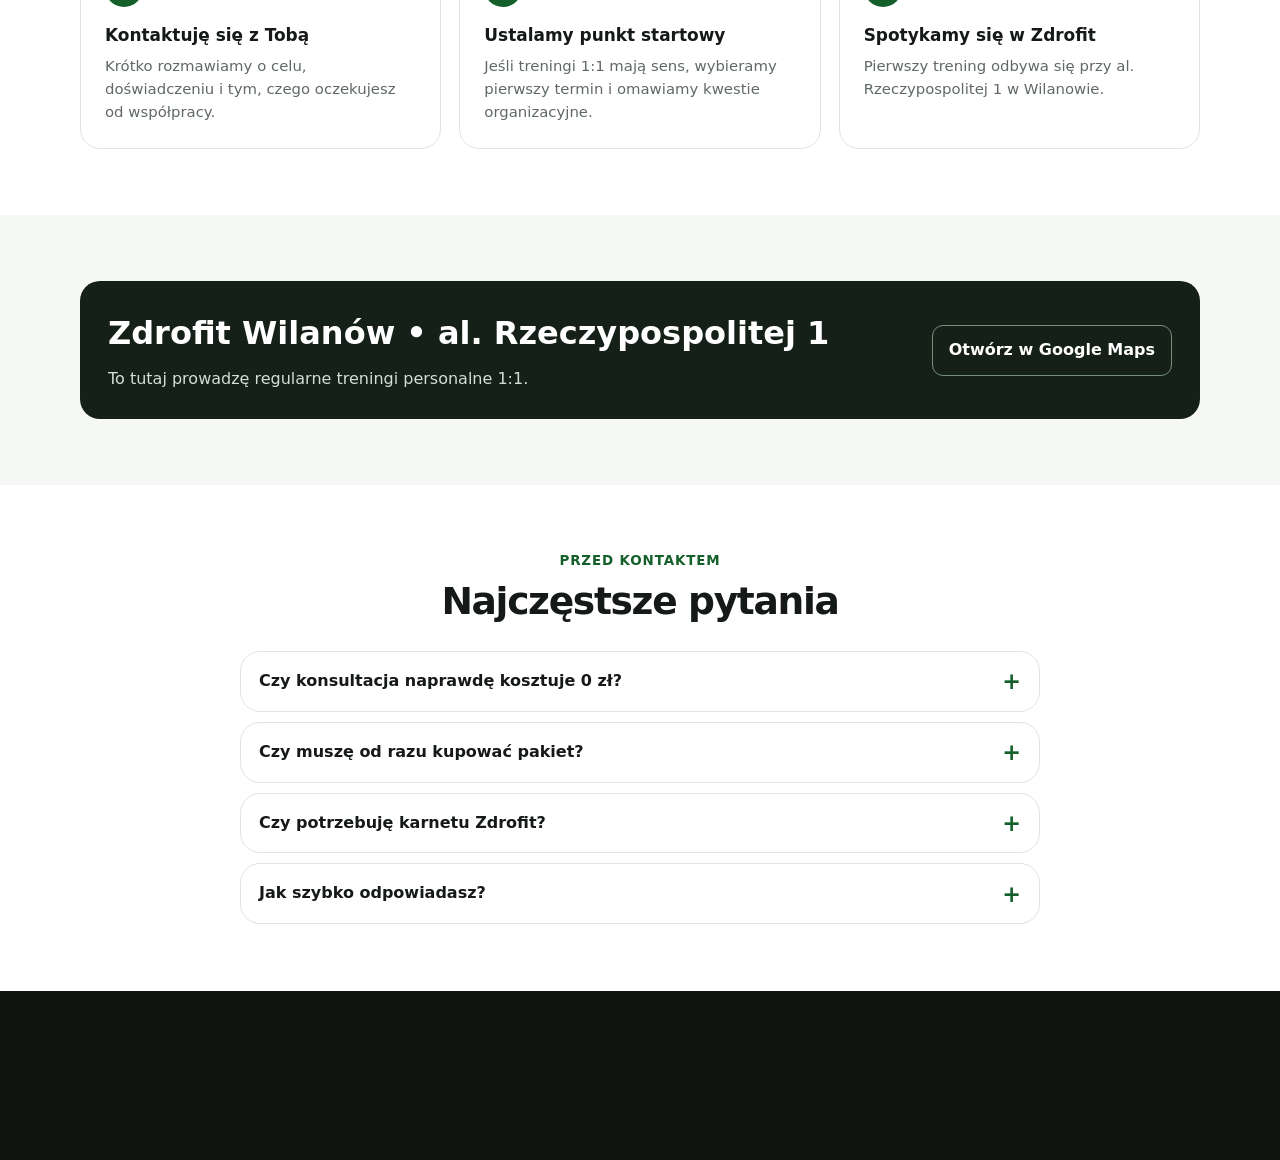
<file: umow-konsultacje/index.html>
<!doctype html>
<html lang="pl">
<head>
  <meta charset="utf-8">
  <meta name="viewport" content="width=device-width, initial-scale=1, viewport-fit=cover">

  <title>Umów bezpłatną konsultację | Trener personalny Wilanów</title>
  <meta name="description" content="Umów bezpłatną konsultację treningową z Igorem Stelmaszczykiem. Zostaw imię i telefon lub napisz na WhatsApp. Zdrofit Wilanów.">
  <meta name="robots" content="index,follow,max-image-preview:large,max-snippet:-1,max-video-preview:-1">
  <link rel="canonical" href="https://trenerwilanow.pl/umow-konsultacje/">

  <!-- Favicon -->
  <link rel="icon" href="/favicon.svg" type="image/svg+xml">
  <link rel="icon" href="/favicon-32x32.png" sizes="32x32" type="image/png">
  <link rel="apple-touch-icon" href="/apple-touch-icon.png" sizes="180x180">

  <!-- Open Graph / social -->
  <meta property="og:type" content="website">
  <meta property="og:title" content="Umów bezpłatną konsultację | Igor Stelmaszczyk">
  <meta property="og:description" content="Zostaw imię i telefon lub napisz na WhatsApp. Skontaktuję się z Tobą po otrzymaniu zgłoszenia.">
  <meta property="og:url" content="https://trenerwilanow.pl/umow-konsultacje/">
  <meta property="og:site_name" content="Igor Stelmaszczyk">
  <meta property="og:locale" content="pl_PL">
  <meta property="og:image" content="https://trenerwilanow.pl/lib/IMG_4377-1-mf2g7usc.webp">
  <meta property="og:image:alt" content="Igor Stelmaszczyk — trener personalny w Wilanowie">

  <meta name="twitter:card" content="summary_large_image">
  <meta name="twitter:title" content="Umów bezpłatną konsultację | Igor Stelmaszczyk">
  <meta name="twitter:description" content="Zostaw imię i telefon lub napisz na WhatsApp. Skontaktuję się z Tobą po otrzymaniu zgłoszenia.">
  <meta name="twitter:image" content="https://trenerwilanow.pl/lib/IMG_4377-1-mf2g7usc.webp">

  <meta name="theme-color" content="#1f7e21">
  <meta name="color-scheme" content="light">

  <!-- Structured data -->
  <script type="application/ld+json">
  {
    "@context":"https://schema.org",
    "@graph":[
      {
        "@type":"ContactPage",
        "@id":"https://trenerwilanow.pl/umow-konsultacje/#webpage",
        "url":"https://trenerwilanow.pl/umow-konsultacje/",
        "name":"Umów bezpłatną konsultację | Trener personalny Wilanów",
        "description":"Strona kontaktowa do umówienia bezpłatnej konsultacji treningowej.",
        "isPartOf":{"@id":"https://trenerwilanow.pl/#website"},
        "about":{"@id":"https://trenerwilanow.pl/#igor-stelmaszczyk"},
        "inLanguage":"pl-PL"
      },
      {
        "@type":"Service",
        "@id":"https://trenerwilanow.pl/umow-konsultacje/#consultation",
        "name":"Bezpłatna konsultacja treningowa",
        "serviceType":"Konsultacja treningowa",
        "provider":{
          "@type":"Person",
          "@id":"https://trenerwilanow.pl/#igor-stelmaszczyk",
          "name":"Igor Stelmaszczyk",
          "telephone":"+48-537-918-161",
          "email":"treningi.wilanow@gmail.com"
        },
        "areaServed":{"@type":"AdministrativeArea","name":"Warszawa, Wilanów"},
        "offers":{
          "@type":"Offer",
          "price":"0",
          "priceCurrency":"PLN",
          "url":"https://trenerwilanow.pl/umow-konsultacje/"
        }
      },
      {
        "@type":"BreadcrumbList",
        "@id":"https://trenerwilanow.pl/umow-konsultacje/#breadcrumb",
        "itemListElement":[
          {"@type":"ListItem","position":1,"name":"Strona główna","item":"https://trenerwilanow.pl/"},
          {"@type":"ListItem","position":2,"name":"Umów konsultację","item":"https://trenerwilanow.pl/umow-konsultacje/"}
        ]
      }
    ]
  }
  </script>

  <style>
    :root{
      --green:#2e9b2f;
      --green-dark:#1f7e21;
      --green-deep:#176619;
      --green-soft:#eef8ef;
      --ink:#171a18;
      --muted:#5f6761;
      --line:#dfe7e1;
      --surface:#f7faf7;
      --danger:#a42b2b;
      --white:#fff;
      --shadow:0 18px 46px rgba(20,40,24,.10);
      --radius:18px;
      --max:1080px;
      --font:system-ui,-apple-system,BlinkMacSystemFont,"Segoe UI",Roboto,Helvetica,Arial,sans-serif;
    }

    *,*::before,*::after{box-sizing:border-box}
    html{scroll-behavior:smooth}
    body{
      margin:0;
      background:#fff;
      color:var(--ink);
      font-family:var(--font);
      line-height:1.55;
      -webkit-font-smoothing:antialiased;
      text-rendering:optimizeLegibility;
    }
    a{color:inherit}
    button,input{font:inherit}
    [id]{scroll-margin-top:80px}
    .container{width:min(var(--max),calc(100% - 32px));margin-inline:auto}
    .section{padding:66px 0}
    .section-soft{background:var(--surface)}
    .section-kicker{
      margin:0 0 8px;
      color:var(--green-dark);
      font-size:.84rem;
      font-weight:850;
      letter-spacing:.04em;
      text-transform:uppercase;
    }
    .section-title{
      margin:0;
      font-size:clamp(1.7rem,3.4vw,2.35rem);
      line-height:1.15;
      letter-spacing:-.025em;
    }
    .section-lead{max-width:700px;margin:13px 0 0;color:var(--muted);font-size:1.03rem}

    .skip-link{
      position:fixed;left:16px;top:12px;z-index:20000;
      transform:translateY(-180%);
      padding:10px 14px;border-radius:10px;
      background:#111;color:#fff;font-weight:800;text-decoration:none;
      transition:transform .15s ease;
    }
    .skip-link:focus{transform:translateY(0)}
    :focus-visible{outline:3px solid #15731b;outline-offset:3px}

    /* Minimalny nagłówek: na stronie konwersyjnej ograniczamy rozpraszacze */
    #site-header{
      position:sticky;top:0;z-index:1000;
      background:rgba(255,255,255,.95);
      border-bottom:1px solid rgba(0,0,0,.06);
      -webkit-backdrop-filter:saturate(1.15) blur(10px);
      backdrop-filter:saturate(1.15) blur(10px);
      transition:box-shadow .2s ease;
    }
    #site-header.is-scrolled{box-shadow:0 10px 30px rgba(0,0,0,.07)}
    .nav-wrap{
      min-height:62px;
      display:flex;
      align-items:center;
      justify-content:space-between;
      gap:18px;
    }
    .brand{
      display:flex;align-items:center;gap:9px;
      text-decoration:none;flex:0 0 auto;
    }
    .brand-mark{
      width:32px;height:32px;border-radius:50%;
      display:grid;place-items:center;
      background:var(--green-dark);color:#fff;
      font-size:.82rem;font-weight:900;
    }
    .brand-text{display:flex;flex-direction:column;line-height:1.1}
    .brand-text strong{font-size:.96rem}
    .brand-text span{color:var(--muted);font-size:.76rem}
    .header-actions{display:flex;align-items:center;gap:14px}
    .back-link{
      color:var(--muted);
      text-decoration:none;
      font-size:.9rem;
      font-weight:750;
    }
    .back-link:hover{color:var(--green-dark)}
    .phone-link{
      display:inline-flex;align-items:center;justify-content:center;
      min-height:40px;padding:9px 13px;border-radius:10px;
      border:1px solid #b8d9bb;
      color:var(--green-dark);text-decoration:none;font-weight:850;font-size:.9rem;
      background:#fff;
    }
    .phone-link:hover{background:var(--green-soft);border-color:var(--green-dark)}

    /* Breadcrumb */
    .breadcrumb{padding:16px 0 0;color:var(--muted);font-size:.84rem}
    .breadcrumb ol{display:flex;gap:7px;list-style:none;padding:0;margin:0;flex-wrap:wrap}
    .breadcrumb li+li::before{content:"/";margin-right:7px;color:#99a19b}
    .breadcrumb a{text-decoration:none}
    .breadcrumb a:hover{color:var(--green-dark);text-decoration:underline}

    /* Hero + form */
    .contact-stage{
      padding:42px 0 68px;
      background:
        radial-gradient(680px 340px at 12% 16%,rgba(46,155,47,.10),transparent 65%),
        radial-gradient(600px 320px at 90% 40%,rgba(0,0,0,.04),transparent 65%),
        #fff;
    }
    .contact-grid{
      display:grid;
      grid-template-columns:minmax(0,.92fr) minmax(380px,1.08fr);
      gap:54px;
      align-items:center;
    }
    .contact-copy h1{
      margin:0;
      max-width:12ch;
      font-size:clamp(2.3rem,5vw,4rem);
      line-height:1.03;
      letter-spacing:-.045em;
    }
    .contact-copy .lead{
      margin:18px 0 0;
      max-width:600px;
      color:#3e4640;
      font-size:clamp(1.05rem,1.7vw,1.18rem);
    }
    .trust-list{
      display:grid;
      gap:10px;
      list-style:none;
      margin:26px 0 0;
      padding:0;
      max-width:540px;
    }
    .trust-list li{
      position:relative;
      padding-left:29px;
      color:#344036;
    }
    .trust-list li::before{
      content:"✓";
      position:absolute;left:0;top:0;
      color:var(--green-dark);font-weight:900;
    }
    .contact-meta{
      display:flex;gap:8px;flex-wrap:wrap;
      list-style:none;margin:24px 0 0;padding:0;
    }
    .contact-meta li{
      padding:7px 10px;border-radius:999px;
      background:#fff;border:1px solid var(--line);
      font-size:.86rem;font-weight:780;
    }

    .form-card{
      padding:30px;
      border:1px solid #cfe3d1;
      border-radius:22px;
      background:#fff;
      box-shadow:var(--shadow);
    }
    .form-card h2{margin:0;font-size:1.45rem;line-height:1.2}
    .form-intro{margin:8px 0 0;color:var(--muted)}
    .form-fields{margin-top:22px}
    .field{margin-bottom:16px}
    .field label{
      display:flex;align-items:baseline;justify-content:space-between;gap:12px;
      margin-bottom:7px;font-weight:820;
    }
    .optional{color:var(--muted);font-size:.78rem;font-weight:650}
    .field input{
      width:100%;
      min-height:52px;
      padding:13px 14px;
      border:1px solid #cfd9d1;
      border-radius:11px;
      background:#fff;
      color:var(--ink);
      font-size:16px;
      transition:border-color .15s ease,box-shadow .15s ease;
    }
    .field input:hover{border-color:#9db4a0}
    .field input:focus{
      border-color:var(--green-dark);
      box-shadow:0 0 0 3px rgba(31,126,33,.10);
      outline:none;
    }
    .field-hint{
      margin:6px 0 0;
      color:var(--muted);
      font-size:.82rem;
    }

    .honeypot{
      position:absolute!important;
      left:-10000px!important;
      width:1px!important;height:1px!important;
      overflow:hidden!important;
    }

    .consent{
      margin:4px 0 0;
      padding:13px;
      border-radius:11px;
      background:var(--surface);
    }
    .consent label{
      display:flex;
      align-items:flex-start;
      gap:10px;
      cursor:pointer;
      font-size:.88rem;
      color:#3f4841;
    }
    .consent input{
      flex:0 0 auto;
      width:20px;height:20px;
      margin:1px 0 0;
      accent-color:var(--green-dark);
    }
    .consent a{
      color:var(--green-dark);
      font-weight:800;
      text-underline-offset:3px;
    }

    .submit-btn{
      width:100%;
      min-height:54px;
      margin-top:18px;
      border:0;
      border-radius:12px;
      background:var(--green-dark);
      color:#fff;
      font-weight:900;
      cursor:pointer;
      transition:background .18s ease,transform .08s ease;
    }
    .submit-btn:hover{background:var(--green-deep)}
    .submit-btn:active{transform:translateY(1px)}
    .submit-btn:disabled{cursor:wait;opacity:.72}
    .form-microcopy{
      margin:9px 0 0;
      color:var(--muted);
      text-align:center;
      font-size:.8rem;
    }
    #cf-status{
      min-height:1.4em;
      margin-top:10px;
      text-align:center;
      font-size:.88rem;
      font-weight:750;
    }
    #cf-status.is-error{color:var(--danger)}

    .or{
      display:flex;align-items:center;gap:12px;
      margin:20px 0;
      color:#8a918b;
      font-size:.8rem;
      font-weight:800;
      text-transform:uppercase;
      letter-spacing:.04em;
    }
    .or::before,.or::after{content:"";height:1px;flex:1;background:var(--line)}
    .alt-contact{
      display:grid;
      grid-template-columns:1fr 1fr;
      gap:10px;
    }
    .alt-btn{
      display:inline-flex;align-items:center;justify-content:center;
      min-height:48px;padding:12px 14px;border:1px solid #bcd6bf;
      border-radius:11px;background:#fff;color:var(--green-dark);
      text-decoration:none;font-weight:850;
    }
    .alt-btn:hover{background:var(--green-soft);border-color:var(--green-dark)}

    /* Success state */
    .success-box{
      display:none;
      padding:25px;
      border:1px solid #b9dbbc;
      border-radius:16px;
      background:var(--green-soft);
      text-align:center;
    }
    .success-box.is-visible{display:block}
    .success-icon{
      width:50px;height:50px;margin:0 auto 13px;
      display:grid;place-items:center;border-radius:50%;
      background:var(--green-dark);color:#fff;
      font-size:1.3rem;font-weight:900;
    }
    .success-box h2{margin:0;font-size:1.35rem}
    .success-box p{margin:8px 0 0;color:#405043}
    .success-box a{
      display:inline-flex;margin-top:16px;
      color:var(--green-dark);font-weight:850;
    }

    /* Alternatives */
    .channel-grid{
      display:grid;
      grid-template-columns:repeat(3,1fr);
      gap:16px;
      margin-top:28px;
    }
    .channel{
      padding:23px;
      border:1px solid var(--line);
      border-radius:17px;
      background:#fff;
    }
    .channel h3{margin:0;font-size:1.08rem}
    .channel p{margin:7px 0 0;color:var(--muted);font-size:.93rem}
    .channel a{
      display:inline-block;
      margin-top:13px;
      color:var(--green-dark);
      font-weight:850;
      text-decoration:none;
    }
    .channel a:hover{text-decoration:underline;text-underline-offset:4px}

    /* Steps */
    .steps{
      display:grid;
      grid-template-columns:repeat(3,1fr);
      gap:18px;
      margin:28px 0 0;
      padding:0;
      list-style:none;
      counter-reset:step;
    }
    .step{
      counter-increment:step;
      padding:24px;
      border:1px solid var(--line);
      border-radius:17px;
      background:#fff;
    }
    .step::before{
      content:counter(step);
      width:38px;height:38px;
      display:grid;place-items:center;
      border-radius:50%;
      background:var(--green-dark);color:#fff;font-weight:900;
    }
    .step h3{margin:15px 0 0;font-size:1.06rem}
    .step p{margin:7px 0 0;color:var(--muted);font-size:.93rem}

    /* Location */
    .location-box{
      display:grid;
      grid-template-columns:1fr auto;
      gap:28px;
      align-items:center;
      padding:28px;
      border-radius:20px;
      background:#152018;
      color:#fff;
    }
    .location-box h2{margin:0;font-size:clamp(1.45rem,3vw,2rem)}
    .location-box p{margin:8px 0 0;color:#d4ded6}
    .location-link{
      display:inline-flex;align-items:center;justify-content:center;
      min-height:48px;padding:12px 16px;
      border:1px solid #749079;border-radius:11px;
      color:#fff;text-decoration:none;font-weight:850;
      white-space:nowrap;
    }
    .location-link:hover{background:rgba(255,255,255,.08);border-color:#fff}

    /* FAQ */
    .faq-wrap{max-width:800px;margin:28px auto 0;display:grid;gap:10px}
    .faq-item{border:1px solid var(--line);border-radius:14px;background:#fff;overflow:hidden}
    .faq-item summary{
      position:relative;cursor:pointer;list-style:none;
      padding:17px 50px 17px 18px;font-weight:820;
    }
    .faq-item summary::-webkit-details-marker{display:none}
    .faq-item summary::after{
      content:"+";
      position:absolute;right:18px;top:50%;transform:translateY(-50%);
      color:var(--green-dark);font-size:1.4rem;font-weight:700;
    }
    .faq-item[open] summary::after{content:"−"}
    .faq-answer{padding:0 18px 18px;color:var(--muted)}
    .faq-answer p{margin:0}
    .faq-answer a{color:var(--green-dark);font-weight:800}

    /* Footer */
    #site-footer{background:#0f1410;color:#d9e2db}
    .footer-wrap{
      display:flex;align-items:flex-start;justify-content:space-between;
      gap:28px;padding:30px 0;
    }
    #site-footer h2{margin:0;color:#fff;font-size:1.02rem}
    #site-footer p{margin:7px 0 0;color:#bfcac1;font-size:.9rem}
    #site-footer address{font-style:normal;text-align:right;line-height:1.7}
    #site-footer a{color:#e5f6e7;text-decoration:none}
    #site-footer a:hover{text-decoration:underline;text-underline-offset:3px}
    .footer-bottom{
      border-top:1px solid rgba(255,255,255,.09);
      padding:14px 0 19px;color:#aeb9b0;font-size:.84rem;
    }

    #channels,#next,#location,#faq,#site-footer{
      content-visibility:auto;
      contain-intrinsic-size:1px 520px;
    }

    @media (max-width:860px){
      .contact-grid{grid-template-columns:1fr;gap:32px}
      .contact-copy{text-align:center}
      .contact-copy h1,.contact-copy .lead,.trust-list{margin-left:auto;margin-right:auto}
      .contact-meta{justify-content:center}
      .form-card{max-width:620px;width:100%;margin-inline:auto}
      .channel-grid,.steps{grid-template-columns:1fr 1fr}
      .channel-grid .channel:last-child,.steps .step:last-child{grid-column:1/-1}
    }

    @media (max-width:620px){
      .container{width:min(var(--max),calc(100% - 24px))}
      .section{padding:52px 0}
      .nav-wrap{min-height:58px}
      .header-actions .back-link{display:none}
      .phone-link{font-size:.82rem;padding:8px 10px}
      .breadcrumb{padding-top:13px}
      .contact-stage{padding:30px 0 52px}
      .contact-copy h1{font-size:2.25rem}
      .form-card{padding:22px}
      .alt-contact,.channel-grid,.steps{grid-template-columns:1fr}
      .channel-grid .channel:last-child,.steps .step:last-child{grid-column:auto}
      .location-box{grid-template-columns:1fr;text-align:center}
      .location-link{white-space:normal}
      .footer-wrap{flex-direction:column}
      #site-footer address{text-align:left}
    }

    @media (max-width:380px){
      .brand-text span{display:none}
      .phone-link{font-size:0}
      .phone-link::after{content:"Zadzwoń";font-size:.84rem}
    }

    @media (prefers-reduced-motion:reduce){
      html{scroll-behavior:auto}
      *,*::before,*::after{scroll-behavior:auto!important;transition:none!important;animation:none!important}
    }
  </style>
  <script src="/consent.js" defer></script>
</head>

<body>
  <a class="skip-link" href="#main">Przejdź do treści</a>

  <header id="site-header">
    <div class="container nav-wrap">
      <a class="brand" href="/" aria-label="Strona główna — Igor Stelmaszczyk">
        <span class="brand-mark" aria-hidden="true">IS</span>
        <span class="brand-text">
          <strong>Igor Stelmaszczyk</strong>
          <span>Trener personalny</span>
        </span>
      </a>

      <div class="header-actions">
        <a class="back-link" href="/trener-personalny-wilanow/">Jak wygląda współpraca?</a>
        <a class="phone-link" href="tel:+48537918161">+48 537 918 161</a>
      </div>
    </div>
  </header>

  <main id="main" tabindex="-1">
    <div class="container breadcrumb">
      <nav aria-label="Okruszki">
        <ol>
          <li><a href="/">Strona główna</a></li>
          <li aria-current="page">Umów konsultację</li>
        </ol>
      </nav>
    </div>

    <section class="contact-stage" aria-labelledby="page-title">
      <div class="container contact-grid">
        <div class="contact-copy">
          <p class="section-kicker">Bezpłatny pierwszy kontakt</p>
          <h1 id="page-title">Umów konsultację 0 zł</h1>
          <p class="lead">Zostaw imię i numer telefonu. Skontaktuję się z Tobą po otrzymaniu zgłoszenia, krótko omówimy Twój cel i ustalimy, jaki kolejny krok ma sens.</p>

          <ul class="trust-list">
            <li>Formularz ma tylko dwa pola.</li>
            <li>Konsultacja wstępna kosztuje 0 zł.</li>
            <li>Treningi odbywają się w Zdrofit Wilanów przy al. Rzeczypospolitej 1.</li>
          </ul>

          <ul class="contact-meta" aria-label="Najważniejsze informacje">
            <li>około 60 sekund</li>
            <li>bezpłatna konsultacja</li>
            <li>kontakt po zgłoszeniu</li>
          </ul>
        </div>

        <div class="form-card" id="formularz">
          <div id="form-content">
            <h2>Zostaw kontakt</h2>
            <p class="form-intro">Wpisz imię i telefon — nic więcej nie jest potrzebne na start.</p>

            <form id="contact-form"
                  action="https://formsubmit.co/igorstelmaszczyk@gmail.com"
                  method="POST"
                  aria-describedby="cf-hint cf-status">

              <input type="hidden" name="_subject" value="Nowa konsultacja – trenerwilanow.pl">
              <input type="hidden" name="_template" value="table">
              <input type="hidden" name="_captcha" value="false">
              <input type="hidden" name="_next" value="https://trenerwilanow.pl/umow-konsultacje/?sent=1#formularz">
              <input type="hidden" name="Źródło" id="cf-source" value="">
              <input type="hidden" name="UTM" id="cf-utm" value="">

              <div class="honeypot" aria-hidden="true">
                <label for="cf-company">Firma</label>
                <input id="cf-company" type="text" name="_honey" tabindex="-1" autocomplete="off">
              </div>

              <div class="form-fields">
                <div class="field">
                  <label for="cf-name">Imię</label>
                  <input id="cf-name"
                         name="Imię"
                         type="text"
                         required
                         minlength="2"
                         maxlength="80"
                         autocomplete="given-name"
                         placeholder="np. Kasia">
                </div>

                <div class="field">
                  <label for="cf-phone">Telefon</label>
                  <input id="cf-phone"
                         name="Telefon"
                         type="tel"
                         required
                         inputmode="tel"
                         autocomplete="tel"
                         maxlength="30"
                         pattern="[\s\(\)\+\-0-9]{6,30}"
                         placeholder="np. 537 918 161"
                         aria-describedby="phone-hint">
                  <p id="phone-hint" class="field-hint">Może być ze spacjami lub prefiksem +48.</p>
                </div>

                <div class="consent">
                  <label for="cf-consent">
                    <input id="cf-consent"
                           name="Prośba o kontakt"
                           value="Tak"
                           type="checkbox"
                           required>
                    <span>Proszę o kontakt w sprawie konsultacji. Zapoznałem/am się z <a href="/polityka-prywatnosci/" target="_blank" rel="noopener noreferrer">polityką prywatności</a>.</span>
                  </label>
                </div>
              </div>

              <button id="submit-button" class="submit-btn" type="submit">Poproś o kontakt</button>
              <p id="cf-hint" class="form-microcopy">Dane wykorzystuję do odpowiedzi na Twoje zgłoszenie.</p>
              <div id="cf-status" role="status" aria-live="polite"></div>
            </form>

            <div class="or" aria-hidden="true">albo</div>

            <div class="alt-contact">
              <a id="wa-dynamic"
                 class="alt-btn"
                 href="https://wa.me/48537918161?text=Cze%C5%9B%C4%87%20Igor%2C%20chc%C4%99%20um%C3%B3wi%C4%87%20bezp%C5%82atn%C4%85%20konsultacj%C4%99."
                 target="_blank"
                 rel="noopener noreferrer">WhatsApp</a>
              <a class="alt-btn" href="tel:+48537918161">Zadzwoń</a>
            </div>
          </div>

          <div id="success-box" class="success-box" role="status" aria-live="polite" tabindex="-1">
            <div class="success-icon" aria-hidden="true">✓</div>
            <h2>Dziękuję — mam Twoje zgłoszenie</h2>
            <p>Skontaktuję się z Tobą po otrzymaniu zgłoszenia. Jeśli wolisz, możesz też napisać na WhatsApp.</p>
            <a href="https://wa.me/48537918161?text=Cze%C5%9B%C4%87%20Igor%2C%20wys%C5%82a%C5%82em%2Fam%20formularz%20konsultacji."
               target="_blank" rel="noopener noreferrer">Napisz na WhatsApp →</a>
          </div>
        </div>
      </div>
    </section>

    <section id="channels" class="section section-soft" aria-labelledby="channels-title">
      <div class="container">
        <p class="section-kicker">Wybierz wygodny sposób</p>
        <h2 id="channels-title" class="section-title">Nie musisz korzystać z formularza</h2>
        <p class="section-lead">Jeśli wolisz od razu napisać albo zadzwonić, możesz skontaktować się ze mną bezpośrednio.</p>

        <div class="channel-grid">
          <article class="channel">
            <h3>WhatsApp</h3>
            <p>Najwygodniejszy, jeśli chcesz krótko opisać swój cel i odpisać wtedy, kiedy masz chwilę.</p>
            <a href="https://wa.me/48537918161?text=Cze%C5%9B%C4%87%20Igor%2C%20chc%C4%99%20um%C3%B3wi%C4%87%20bezp%C5%82atn%C4%85%20konsultacj%C4%99.%20M%C3%B3j%20cel%3A%20__"
               target="_blank" rel="noopener noreferrer">Napisz wiadomość →</a>
          </article>

          <article class="channel">
            <h3>Telefon</h3>
            <p>Jeśli wolisz rozmowę, zadzwoń bezpośrednio. Gdy nie mogę odebrać, oddzwonię.</p>
            <a href="tel:+48537918161">+48 537 918 161 →</a>
          </article>

          <article class="channel">
            <h3>E-mail</h3>
            <p>Dobra opcja, jeśli chcesz przekazać więcej informacji albo nie zależy Ci na natychmiastowej odpowiedzi.</p>
            <a href="mailto:treningi.wilanow@gmail.com">treningi.wilanow@gmail.com →</a>
          </article>
        </div>
      </div>
    </section>

    <section id="next" class="section" aria-labelledby="next-title">
      <div class="container">
        <p class="section-kicker">Co dalej?</p>
        <h2 id="next-title" class="section-title">Po wysłaniu formularza</h2>

        <ol class="steps">
          <li class="step">
            <h3>Kontaktuję się z Tobą</h3>
            <p>Krótko rozmawiamy o celu, doświadczeniu i tym, czego oczekujesz od współpracy.</p>
          </li>
          <li class="step">
            <h3>Ustalamy punkt startowy</h3>
            <p>Jeśli treningi 1:1 mają sens, wybieramy pierwszy termin i omawiamy kwestie organizacyjne.</p>
          </li>
          <li class="step">
            <h3>Spotykamy się w Zdrofit</h3>
            <p>Pierwszy trening odbywa się przy al. Rzeczypospolitej 1 w Wilanowie.</p>
          </li>
        </ol>
      </div>
    </section>

    <section id="location" class="section section-soft" aria-labelledby="location-title">
      <div class="container">
        <div class="location-box">
          <div>
            <h2 id="location-title">Zdrofit Wilanów • al. Rzeczypospolitej 1</h2>
            <p>To tutaj prowadzę regularne treningi personalne 1:1.</p>
          </div>
          <a class="location-link"
             href="https://www.google.com/maps/search/?api=1&query=Zdrofit%20Warszawa%20Wilan%C3%B3w%20Rzeczypospolitej%2C%20al.%20Rzeczypospolitej%201"
             target="_blank"
             rel="noopener noreferrer">Otwórz w Google Maps</a>
        </div>
      </div>
    </section>

    <section id="faq" class="section" aria-labelledby="faq-title">
      <div class="container">
        <p class="section-kicker" style="text-align:center">Przed kontaktem</p>
        <h2 id="faq-title" class="section-title" style="text-align:center">Najczęstsze pytania</h2>

        <div class="faq-wrap">
          <details class="faq-item">
            <summary>Czy konsultacja naprawdę kosztuje 0 zł?</summary>
            <div class="faq-answer"><p>Tak. Konsultacja wstępna jest bezpłatna. Pierwszy trening jest osobnym spotkaniem i rozliczamy go zgodnie z <a href="/cennik/">cennikiem</a>.</p></div>
          </details>

          <details class="faq-item">
            <summary>Czy muszę od razu kupować pakiet?</summary>
            <div class="faq-answer"><p>Nie. Najpierw kontaktujemy się i ustalamy, jaki sposób rozpoczęcia współpracy ma sens przy Twoim celu.</p></div>
          </details>

          <details class="faq-item">
            <summary>Czy potrzebuję karnetu Zdrofit?</summary>
            <div class="faq-answer"><p>Do regularnych treningów na sali potrzebujesz dostępu do klubu. Karnet Zdrofit jest oddzielny od ceny mojej usługi trenerskiej.</p></div>
          </details>

          <details class="faq-item">
            <summary>Jak szybko odpowiadasz?</summary>
            <div class="faq-answer"><p>Kontaktuję się po otrzymaniu zgłoszenia. Jeśli nie mogę odpowiedzieć od razu, wracam z kontaktem, gdy tylko będę dostępny.</p></div>
          </details>
        </div>
      </div>
    </section>
  </main>

  <footer id="site-footer">
    <div class="container footer-wrap">
      <div>
        <h2>Igor Stelmaszczyk</h2>
        <p>Treningi personalne 1:1 w Zdrofit Wilanów.</p>
      </div>
      <address>
        <a href="tel:+48537918161">+48 537 918 161</a><br>
        <a href="mailto:treningi.wilanow@gmail.com">treningi.wilanow@gmail.com</a>
      </address>
    </div>
    <div class="container footer-bottom">
      © 2026 Igor Stelmaszczyk • <a href="/polityka-prywatnosci/">Polityka prywatności</a>
    </div>
  </footer>

  <script>
    (function(){
      const header = document.getElementById('site-header');
      function syncHeaderShadow(){
        header.classList.toggle('is-scrolled', window.scrollY > 4);
      }
      syncHeaderShadow();
      window.addEventListener('scroll', syncHeaderShadow, {passive:true});
    })();

    document.addEventListener('DOMContentLoaded', function(){
      const form = document.getElementById('contact-form');
      const statusEl = document.getElementById('cf-status');
      const submitButton = document.getElementById('submit-button');
      const waLink = document.getElementById('wa-dynamic');
      const formContent = document.getElementById('form-content');
      const successBox = document.getElementById('success-box');

      function value(id){
        return (document.getElementById(id)?.value || '').trim();
      }

      function showSuccess(){
        formContent.style.display = 'none';
        successBox.classList.add('is-visible');
        successBox.focus();
      }

      function trackConfirmedLead(){
        /* GA4 — tylko po zgodzie na analitykę */
        if(window.__twConsent &&
           window.__twConsent.analytics === true &&
           typeof window.gtag === 'function'){
          window.gtag('event','lead_form_submit',{
            form_name:'konsultacja',
            page_location:window.location.href
          });
        }

        /* Google Ads — tylko po zgodzie na pomiar reklam */
        if(window.__twConsent &&
           window.__twConsent.ads === true &&
           typeof window.gtag === 'function'){
          window.gtag('event','conversion',{
            send_to:'AW-10989654613/WhKoCLrE0-IcENWko_go'
          });
        }
      }

      /* Fallback po klasycznym POST -> _next */
      const params = new URLSearchParams(window.location.search);
      if(params.get('sent') === '1'){
        trackConfirmedLead();
        showSuccess();
        history.replaceState({}, '', '/umow-konsultacje/#formularz');
      }

      /* Źródło + UTM do e-maila */
      const source = document.getElementById('cf-source');
      const utm = document.getElementById('cf-utm');

      if(source){
        source.value = window.location.origin + window.location.pathname;
      }

      if(utm){
        const p = new URLSearchParams(window.location.search);
        utm.value = ['utm_source','utm_medium','utm_campaign','utm_term','utm_content']
          .map(key => p.get(key) ? key + '=' + p.get(key) : null)
          .filter(Boolean)
          .join('&');
      }

      /* WhatsApp uzupełnia imię i telefon, jeśli użytkownik je wpisał */
      function updateWhatsApp(){
        const lines = [
          'Cześć Igor, chcę umówić bezpłatną konsultację.',
          value('cf-name') ? 'Imię: ' + value('cf-name') : '',
          value('cf-phone') ? 'Tel: ' + value('cf-phone') : ''
        ].filter(Boolean);

        waLink.href = 'https://wa.me/48537918161?text=' + encodeURIComponent(lines.join('\n'));
      }

      ['cf-name','cf-phone'].forEach(function(id){
        document.getElementById(id)?.addEventListener('input', updateWhatsApp, {passive:true});
      });
      updateWhatsApp();

      async function submitForm(event){
        event.preventDefault();

        if(!form.checkValidity()){
          form.reportValidity();
          return;
        }

        const honey = form.querySelector('input[name="_honey"]');
        if(honey && honey.value){
          return;
        }

        submitButton.disabled = true;
        submitButton.setAttribute('aria-busy', 'true');
        submitButton.textContent = 'Wysyłam…';
        statusEl.textContent = 'Wysyłam zgłoszenie…';
        statusEl.classList.remove('is-error');

        try{
          const controller = new AbortController();
          const timeout = setTimeout(function(){ controller.abort(); }, 12000);

          const response = await fetch('https://formsubmit.co/ajax/igorstelmaszczyk@gmail.com', {
            method:'POST',
            body:new FormData(form),
            headers:{'Accept':'application/json'},
            signal:controller.signal
          });

          clearTimeout(timeout);

          if(!response.ok){
            throw new Error('HTTP ' + response.status);
          }

          const data = await response.json();

          if(data.success !== true && data.success !== 'true'){
            throw new Error(data.message || 'FormSubmit nie potwierdził wysyłki.');
          }

          trackConfirmedLead();
          showSuccess();
        }catch(error){
          console.error(error);
          statusEl.textContent = 'Nie udało się wysłać formularza. Napisz na WhatsApp albo zadzwoń.';
          statusEl.classList.add('is-error');
        }finally{
          submitButton.disabled = false;
          submitButton.removeAttribute('aria-busy');
          submitButton.textContent = 'Poproś o kontakt';
        }
      }

      form.addEventListener('submit', submitForm);
    });
  </script>
</body>
</html>
</file>
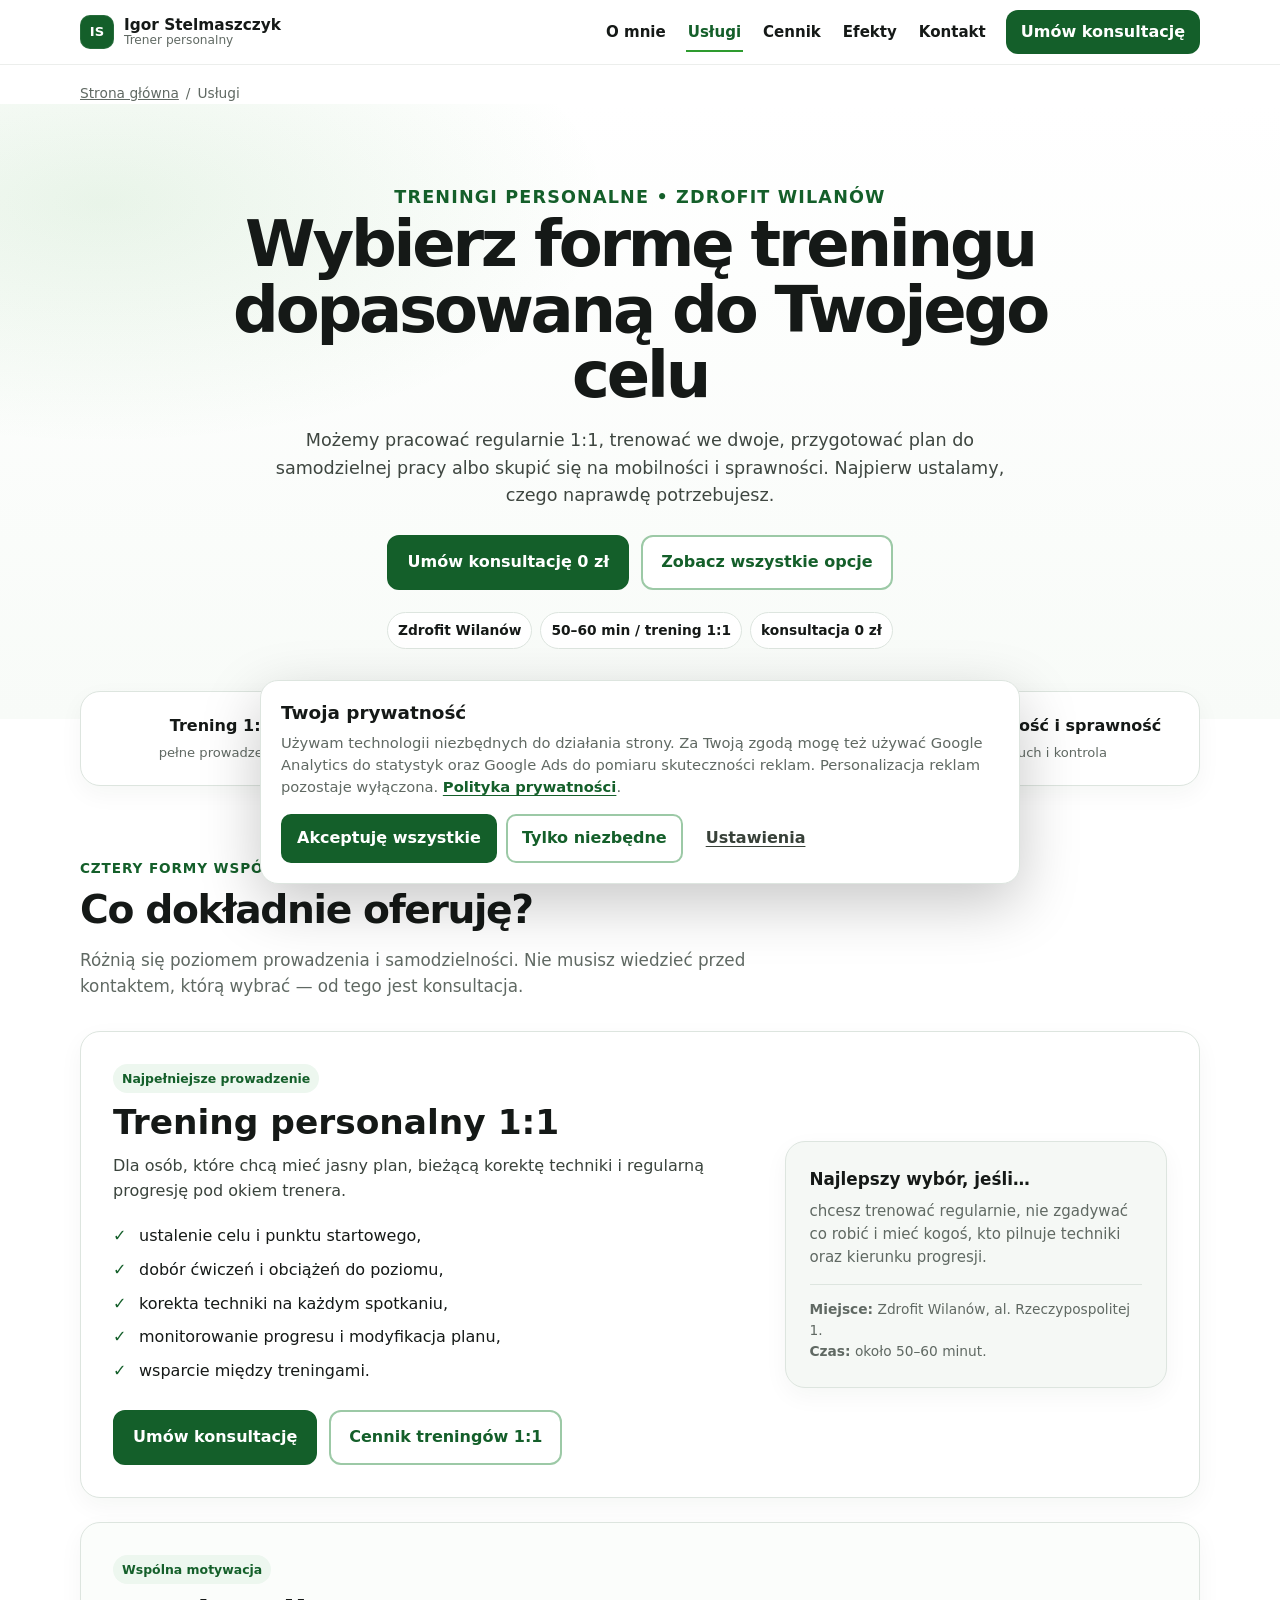
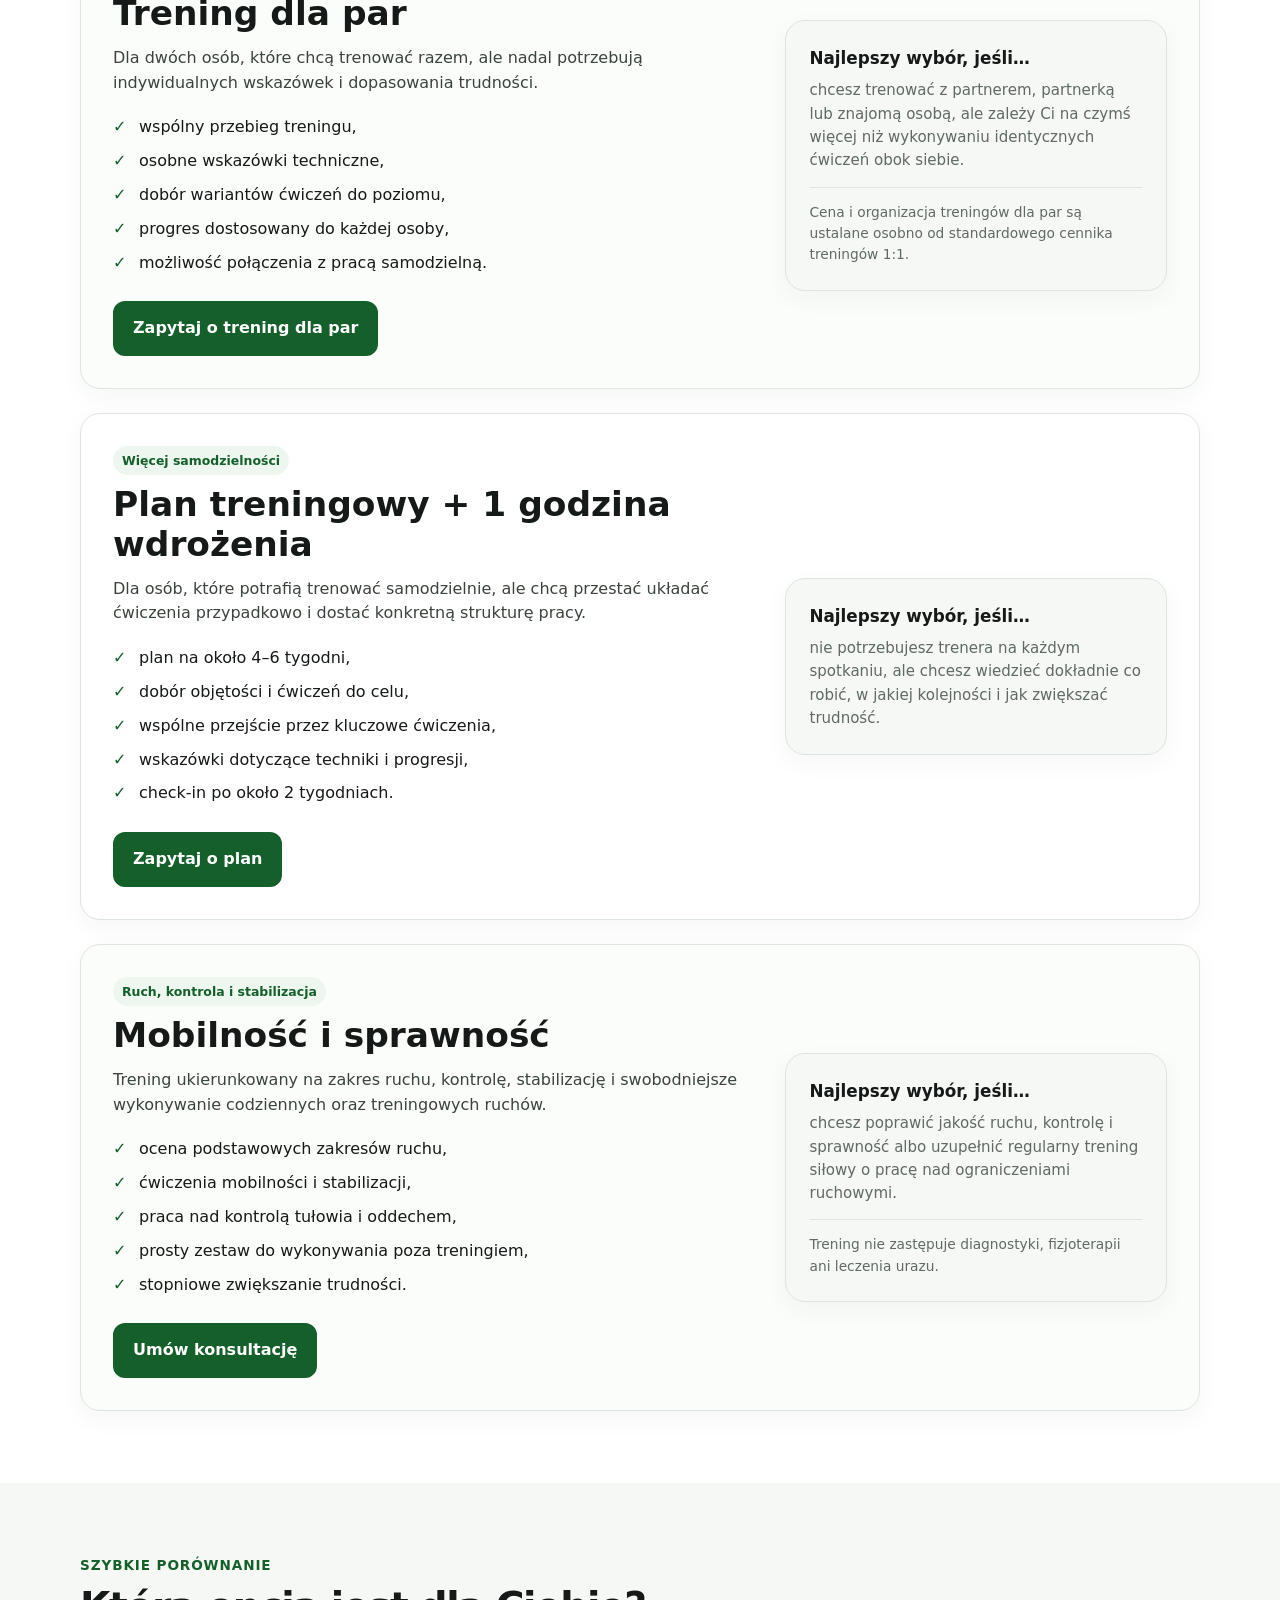
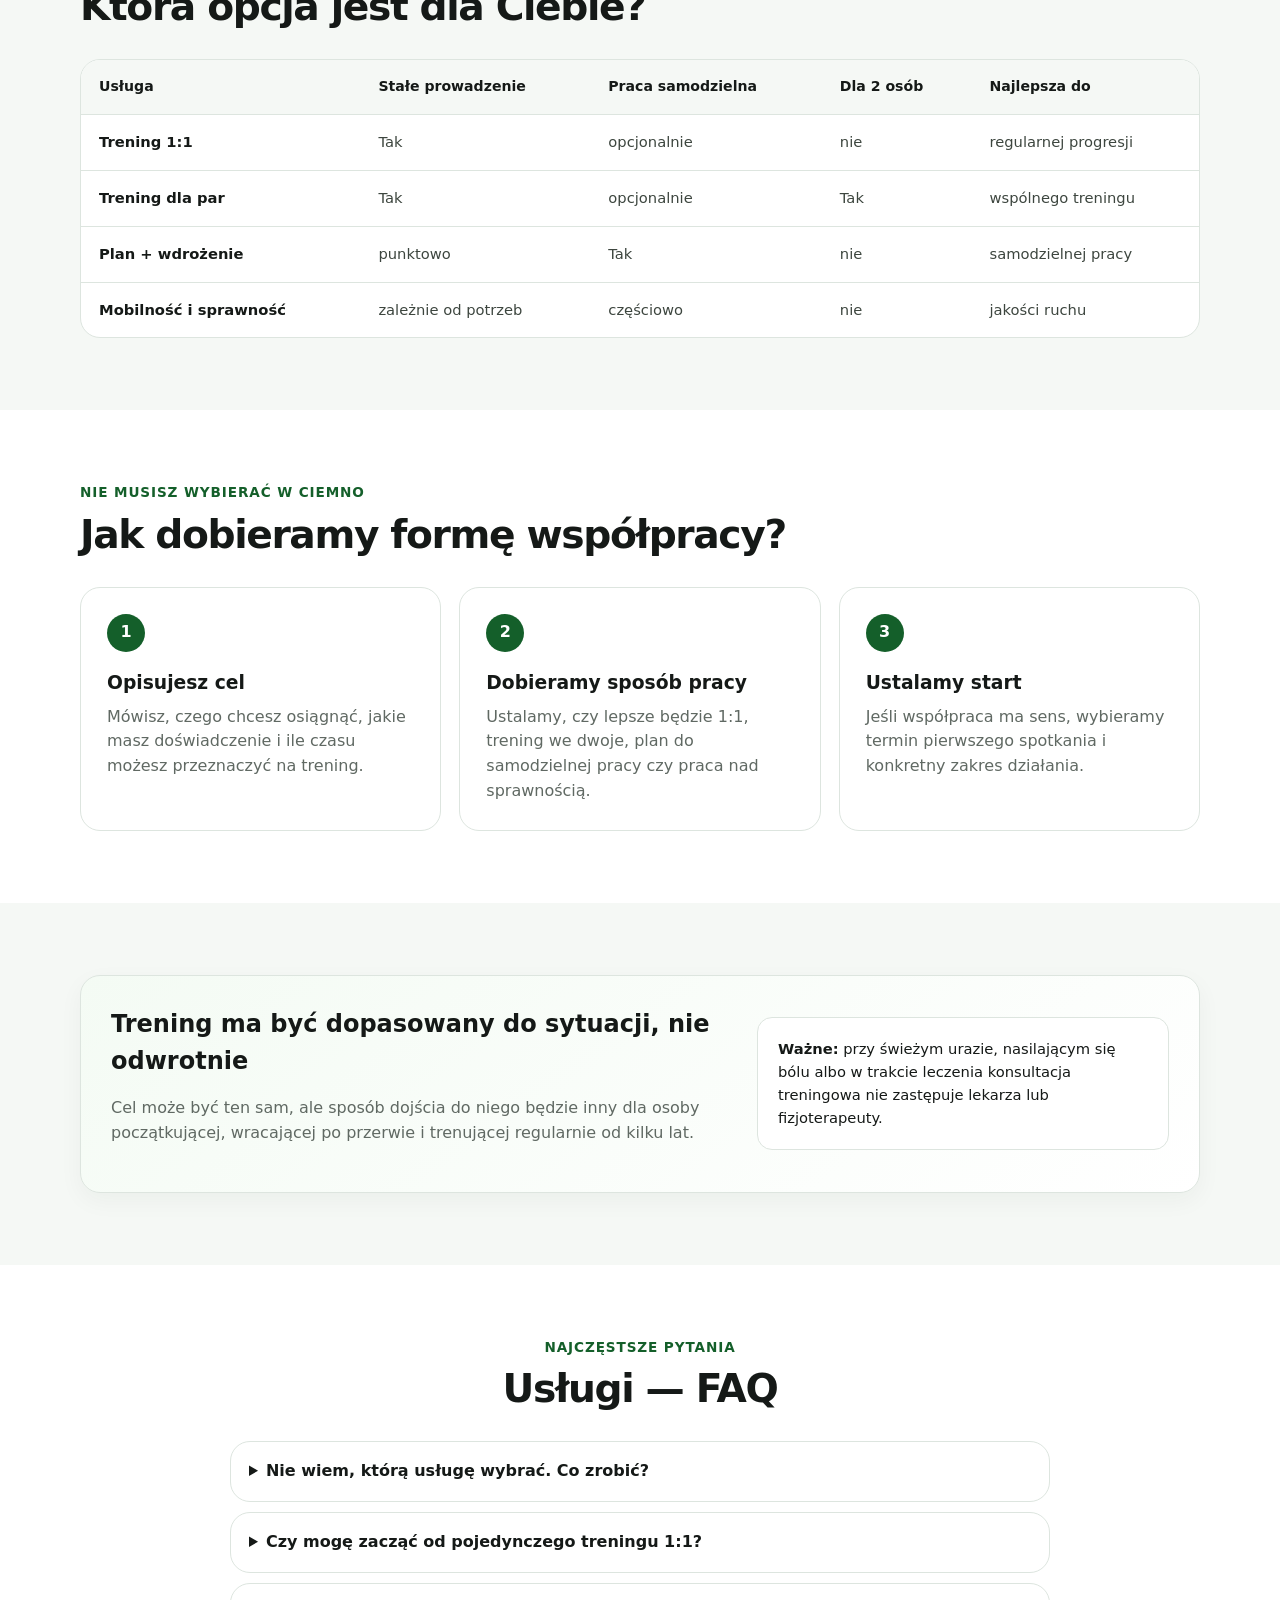
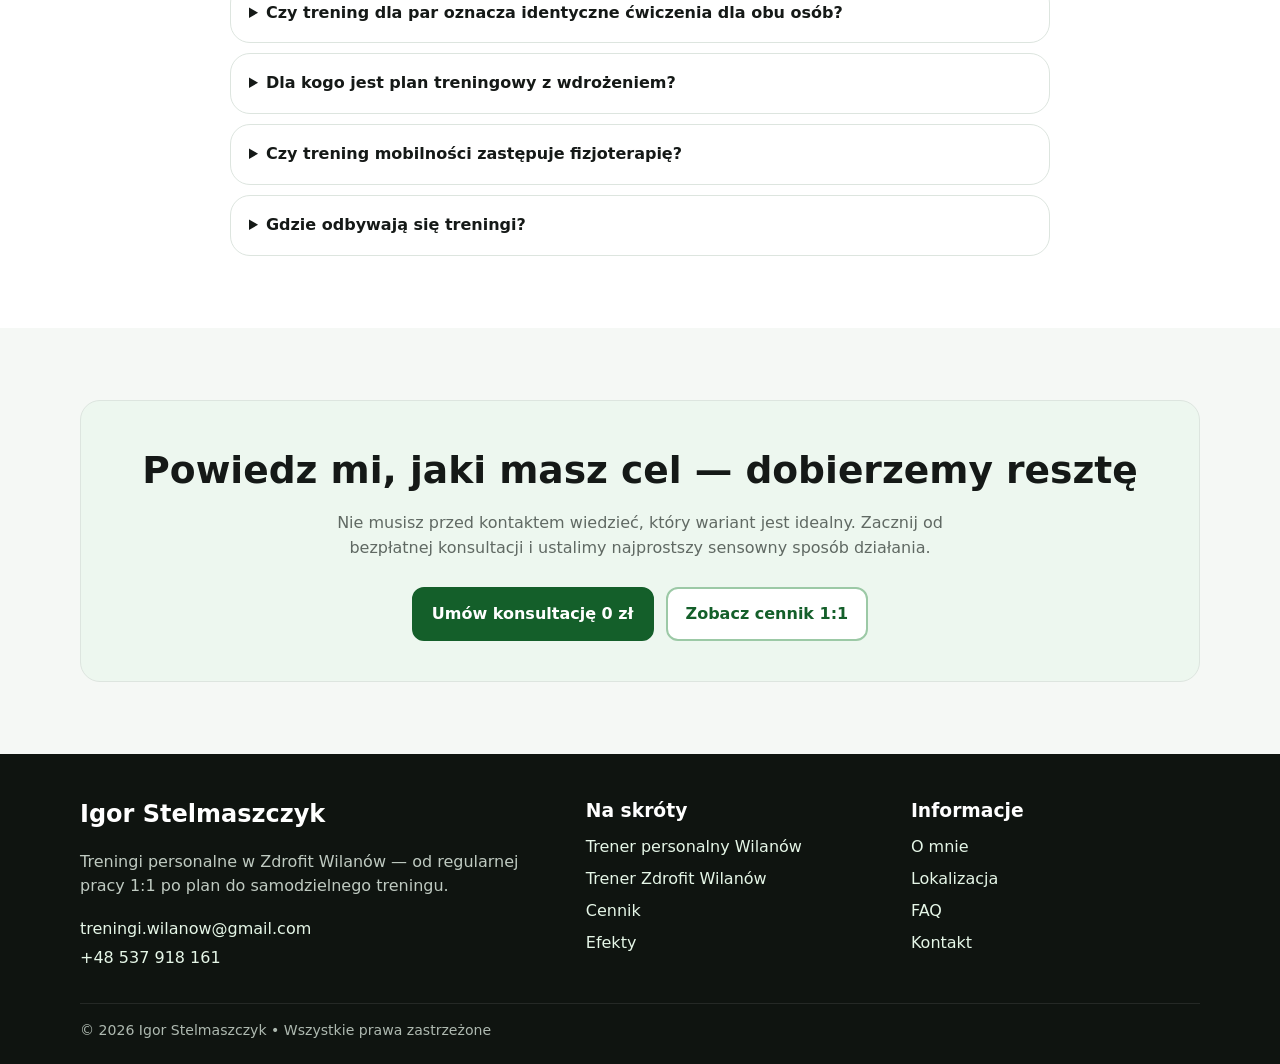
<file: uslugi/index.html>
<!doctype html>
<html lang="pl">
<head>
<meta charset="utf-8">
<meta name="viewport" content="width=device-width,initial-scale=1,viewport-fit=cover">
<title>Trening personalny Wilanów – usługi | Igor Stelmaszczyk</title>
<meta name="description" content="Trening personalny 1:1, trening dla par, plan z wdrożeniem oraz mobilność i sprawność. Zdrofit Wilanów. Umów konsultację 0 zł.">
<meta name="robots" content="index,follow,max-image-preview:large,max-snippet:-1,max-video-preview:-1">
<link rel="canonical" href="https://trenerwilanow.pl/uslugi/">
<link rel="icon" href="/favicon.svg" type="image/svg+xml">
<link rel="icon" href="/favicon-32x32.png" sizes="32x32" type="image/png">
<link rel="apple-touch-icon" href="/apple-touch-icon.png" sizes="180x180">
<meta property="og:type" content="website">
<meta property="og:title" content="Trening personalny Wilanów – usługi | Igor Stelmaszczyk">
<meta property="og:description" content="Trening 1:1, trening dla par, plan z wdrożeniem oraz praca nad mobilnością i sprawnością w Zdrofit Wilanów.">
<meta property="og:url" content="https://trenerwilanow.pl/uslugi/">
<meta property="og:site_name" content="Igor Stelmaszczyk">
<meta property="og:locale" content="pl_PL">
<meta property="og:image" content="https://trenerwilanow.pl/lib/IMG_4377-1-mf2g7usc.webp">
<meta name="twitter:card" content="summary_large_image">
<meta name="theme-color" content="#1f7e21">
<script type="application/ld+json">
{
  "@context":"https://schema.org",
  "@graph":[
    {
      "@type":"WebPage",
      "@id":"https://trenerwilanow.pl/uslugi/#webpage",
      "url":"https://trenerwilanow.pl/uslugi/",
      "name":"Trening personalny Wilanów – usługi | Igor Stelmaszczyk",
      "description":"Formy współpracy treningowej w Zdrofit Wilanów.",
      "isPartOf":{"@id":"https://trenerwilanow.pl/#website"},
      "inLanguage":"pl-PL"
    },
    {
      "@type":"ItemList",
      "@id":"https://trenerwilanow.pl/uslugi/#services",
      "name":"Usługi treningowe",
      "itemListElement":[
        {"@type":"ListItem","position":1,"item":{"@type":"Service","name":"Trening personalny 1:1","provider":{"@id":"https://trenerwilanow.pl/#igor-stelmaszczyk"},"areaServed":"Warszawa, Wilanów"}},
        {"@type":"ListItem","position":2,"item":{"@type":"Service","name":"Trening dla par","provider":{"@id":"https://trenerwilanow.pl/#igor-stelmaszczyk"},"areaServed":"Warszawa, Wilanów"}},
        {"@type":"ListItem","position":3,"item":{"@type":"Service","name":"Plan treningowy z wdrożeniem","provider":{"@id":"https://trenerwilanow.pl/#igor-stelmaszczyk"},"areaServed":"Warszawa, Wilanów"}},
        {"@type":"ListItem","position":4,"item":{"@type":"Service","name":"Mobilność i sprawność","provider":{"@id":"https://trenerwilanow.pl/#igor-stelmaszczyk"},"areaServed":"Warszawa, Wilanów"}}
      ]
    },
    {
      "@type":"BreadcrumbList",
      "itemListElement":[
        {"@type":"ListItem","position":1,"name":"Strona główna","item":"https://trenerwilanow.pl/"},
        {"@type":"ListItem","position":2,"name":"Usługi","item":"https://trenerwilanow.pl/uslugi/"}
      ]
    }
  ]
}
</script>
<style>
:root{--g:#2e9b2f;--gd:#1f7e21;--gdd:#176619;--gs:#eef8ef;--ink:#171a18;--mut:#5f6761;--line:#dfe7e1;--surf:#f7faf7;--max:1120px;--font:system-ui,-apple-system,BlinkMacSystemFont,"Segoe UI",Roboto,Helvetica,Arial,sans-serif}
*{box-sizing:border-box}html{scroll-behavior:smooth}body{margin:0;color:var(--ink);font-family:var(--font);line-height:1.55;-webkit-font-smoothing:antialiased}a{color:inherit}[id]{scroll-margin-top:84px}
.container{width:min(var(--max),calc(100% - 32px));margin:auto}.section{padding:72px 0}.soft{background:var(--surf)}.kicker{margin:0 0 8px;color:var(--gd);font-size:.85rem;font-weight:850;letter-spacing:.04em;text-transform:uppercase}.title{margin:0;font-size:clamp(1.75rem,3.4vw,2.45rem);line-height:1.15;letter-spacing:-.025em}.lead{max-width:760px;margin:14px 0 0;color:var(--mut);font-size:1.05rem}
.skip{position:fixed;left:16px;top:12px;z-index:5000;transform:translateY(-180%);padding:10px 14px;border-radius:10px;background:#111;color:#fff;font-weight:800;text-decoration:none}.skip:focus{transform:none}:focus-visible{outline:3px solid #15731b;outline-offset:3px}
header{position:sticky;top:0;z-index:1000;background:#ffffffef;border-bottom:1px solid #0000000f;backdrop-filter:blur(10px)}.navwrap{min-height:64px;display:flex;align-items:center;gap:18px}.brand{display:flex;align-items:center;gap:9px;text-decoration:none}.mark{width:32px;height:32px;border-radius:50%;display:grid;place-items:center;background:var(--gd);color:#fff;font-weight:900;font-size:.82rem}.brandtxt{display:flex;flex-direction:column;line-height:1.1}.brandtxt strong{font-size:.96rem}.brandtxt span{color:var(--mut);font-size:.76rem}
nav.main{margin-left:auto}nav.main ul{display:flex;gap:18px;list-style:none;margin:0;padding:0}nav.main a{text-decoration:none;font-weight:750;font-size:.94rem;padding:9px 2px;border-bottom:2px solid transparent}nav.main a:hover,nav.main a[aria-current=page]{color:var(--gd);border-bottom-color:var(--g)}
.hcta,.btn{display:inline-flex;align-items:center;justify-content:center;text-decoration:none;font-weight:850;border-radius:12px}.hcta{min-height:42px;padding:10px 15px;background:var(--gd);color:#fff}.hcta:hover,.primary:hover{background:var(--gdd)}.btn{min-height:50px;padding:13px 18px;border:2px solid transparent}.primary{background:var(--gd);color:#fff;border-color:var(--gd)}.outline{background:#fff;color:var(--gd);border-color:#98c99c}.outline:hover{background:var(--gs)}
.menu{display:none;margin-left:auto;width:44px;height:44px;border:0;background:transparent;font-size:1.35rem}.mobile{display:none;position:fixed;top:72px;left:16px;right:16px;z-index:1200;background:#fff;border:1px solid var(--line);border-radius:16px;padding:12px;box-shadow:0 16px 42px #0002}.mobile.open{display:block}.mobile a{display:block;padding:12px;border-radius:10px;text-decoration:none;font-weight:750}.mobile a:hover{background:var(--gs)}.backdrop{display:none;position:fixed;inset:64px 0 0;z-index:1100;background:#0003;border:0}.backdrop.open{display:block}
.breadcrumb{padding:18px 0 0;color:var(--mut);font-size:.86rem}.breadcrumb ol{display:flex;gap:7px;list-style:none;padding:0;margin:0}.breadcrumb li+li:before{content:"/";margin-right:7px}
.hero{text-align:center;padding:62px 0 70px;background:radial-gradient(700px 340px at 12% 20%,#2e9b2f18,transparent 65%),#fff}.hero h1{max-width:900px;margin:0 auto;font-size:clamp(2.35rem,5vw,4.1rem);line-height:1.03;letter-spacing:-.045em}.hero p{max-width:760px;margin:18px auto 0;color:#3e4640;font-size:1.1rem}.actions{display:flex;justify-content:center;gap:12px;flex-wrap:wrap;margin-top:26px}.chips{display:flex;justify-content:center;gap:8px;flex-wrap:wrap;list-style:none;margin:22px 0 0;padding:0}.chips li{padding:7px 10px;border:1px solid var(--line);border-radius:999px;font-size:.86rem;font-weight:780;background:#fff}
.quick{margin-top:-28px;position:relative}.quickgrid{display:grid;grid-template-columns:repeat(4,1fr);background:#fff;border:1px solid var(--line);border-radius:18px;overflow:hidden;box-shadow:0 12px 34px #0001}.quick a{padding:22px;text-align:center;text-decoration:none}.quick a+a{border-left:1px solid var(--line)}.quick a:hover{background:var(--gs)}.quick strong{display:block}.quick span{display:block;color:var(--mut);font-size:.82rem;margin-top:4px}
.stack{display:grid;gap:24px;margin-top:32px}.service{display:grid;grid-template-columns:1.25fr .75fr;gap:34px;align-items:center;padding:32px;border:1px solid var(--line);border-radius:22px;background:#fff;box-shadow:0 10px 28px #0000000c}.service:nth-child(even){background:#fbfdfb}.label{display:inline-flex;padding:5px 9px;border-radius:999px;background:var(--gs);color:var(--gd);font-size:.78rem;font-weight:850}.service h2{margin:10px 0 0;font-size:clamp(1.55rem,3vw,2.15rem);line-height:1.15}.service .intro{margin:12px 0 0;color:#3a433c}.points{display:grid;gap:9px;list-style:none;margin:20px 0 0;padding:0}.points li{position:relative;padding-left:26px}.points li:before{content:"✓";position:absolute;left:0;color:var(--gd);font-weight:900}.service .actions{justify-content:flex-start}
.fit{padding:24px;border-radius:17px;background:var(--surf);border:1px solid var(--line)}.fit h3{margin:0;font-size:1.05rem}.fit p{margin:8px 0 0;color:var(--mut);font-size:.94rem}.fit .micro{margin-top:14px;padding-top:14px;border-top:1px solid var(--line);font-size:.86rem}
.comparewrap{margin-top:30px;overflow:auto;border:1px solid var(--line);border-radius:18px;background:#fff}.compare{width:100%;min-width:760px;border-collapse:collapse}.compare th,.compare td{padding:16px 18px;border-bottom:1px solid var(--line);text-align:left}.compare th{background:#f4f8f4;font-size:.88rem}.compare td{color:#3d463f;font-size:.92rem}.compare td:first-child{font-weight:850;color:var(--ink)}.compare tr:last-child td{border-bottom:0}
.steps{display:grid;grid-template-columns:repeat(3,1fr);gap:18px;margin:30px 0 0;padding:0;list-style:none;counter-reset:s}.step{counter-increment:s;padding:26px;border:1px solid var(--line);border-radius:18px}.step:before{content:counter(s);width:38px;height:38px;display:grid;place-items:center;border-radius:50%;background:var(--gd);color:#fff;font-weight:900}.step h3{margin:16px 0 0}.step p{margin:8px 0 0;color:var(--mut)}
.scope{display:grid;grid-template-columns:1.2fr .8fr;gap:28px;align-items:center;padding:30px;border:1px solid #cfe2d0;border-radius:20px;background:linear-gradient(145deg,#f4fbf4,#fff)}.scope h2{margin:0}.scope p{color:var(--mut)}.scope .side{padding:20px;border:1px solid var(--line);border-radius:15px;background:#fff;font-size:.92rem}
.faq{max-width:820px;margin:30px auto 0;display:grid;gap:10px}.faq details{border:1px solid var(--line);border-radius:14px;background:#fff}.faq summary{cursor:pointer;padding:17px 18px;font-weight:820}.faq div{padding:0 18px 18px;color:var(--mut)}.faq a{color:var(--gd);font-weight:800}
.final{padding:40px;border-radius:22px;background:var(--gs);border:1px solid #c8e3ca;text-align:center}.final h2{margin:0;font-size:clamp(1.65rem,3.2vw,2.35rem)}.final p{max-width:660px;margin:12px auto 0;color:var(--mut)}
footer{background:#0f1410;color:#d9e2db}.footgrid{display:grid;grid-template-columns:1.3fr .8fr .8fr;gap:36px;padding:42px 0 30px}footer h2,footer h3{margin:0;color:#fff}footer p{color:#bfcac1}footer address{font-style:normal;line-height:1.8}footer a{color:#e5f6e7;text-decoration:none}.flinks{list-style:none;padding:0;margin:10px 0 0;display:grid;gap:7px}.bottom{border-top:1px solid #ffffff17;padding:16px 0 22px;color:#aeb9b0;font-size:.88rem}
@media(max-width:940px){nav.main,.hcta{display:none}.menu{display:block}.quickgrid{grid-template-columns:1fr 1fr}.quick a:nth-child(3){border-left:0;border-top:1px solid var(--line)}.quick a:nth-child(4){border-top:1px solid var(--line)}.service{grid-template-columns:1fr}.steps{grid-template-columns:1fr 1fr}.scope{grid-template-columns:1fr}.footgrid{grid-template-columns:1fr 1fr}.footgrid>:first-child{grid-column:1/-1}}
@media(max-width:680px){.container{width:min(var(--max),calc(100% - 24px))}.section{padding:56px 0}.hero{padding:42px 0 58px}.hero h1{font-size:2.35rem}.quickgrid{grid-template-columns:1fr}.quick a+a{border-left:0;border-top:1px solid var(--line)}.service{padding:24px}.steps{grid-template-columns:1fr}.scope{padding:24px}.footgrid{grid-template-columns:1fr}.footgrid>:first-child{grid-column:auto}.service .actions{justify-content:center}}
</style>
  <script src="/consent.js" defer></script>
</head>
<body>
<a class="skip" href="#main">Przejdź do treści</a>

<header id="site-header">
  <div class="container navwrap">
    <a class="brand" href="/" aria-label="Strona główna — Igor Stelmaszczyk">
      <span class="mark">IS</span>
      <span class="brandtxt"><strong>Igor Stelmaszczyk</strong><span>Trener personalny</span></span>
    </a>
    <nav class="main" aria-label="Główne">
      <ul>
        <li><a href="/o-mnie/">O mnie</a></li>
        <li><a href="/uslugi/" aria-current="page">Usługi</a></li>
        <li><a href="/cennik/">Cennik</a></li>
        <li><a href="/efekty/">Efekty</a></li>
        <li><a href="/umow-konsultacje/">Kontakt</a></li>
      </ul>
    </nav>
    <a class="hcta" href="/umow-konsultacje/">Umów konsultację</a>
    <button class="menu" type="button" aria-expanded="false" aria-controls="mobile-menu">☰</button>
  </div>
</header>

<nav id="mobile-menu" class="mobile" aria-label="Menu mobilne" aria-hidden="true">
  <a href="/o-mnie/">O mnie</a>
  <a href="/uslugi/" aria-current="page">Usługi</a>
  <a href="/cennik/">Cennik</a>
  <a href="/efekty/">Efekty</a>
  <a href="/umow-konsultacje/">Kontakt</a>
</nav>
<button class="backdrop" type="button" aria-label="Zamknij menu"></button>

<main id="main">
  <div class="container breadcrumb">
    <ol><li><a href="/">Strona główna</a></li><li aria-current="page">Usługi</li></ol>
  </div>

  <section class="hero">
    <div class="container">
      <p class="kicker">Treningi personalne • Zdrofit Wilanów</p>
      <h1>Wybierz formę treningu dopasowaną do Twojego celu</h1>
      <p>Możemy pracować regularnie 1:1, trenować we dwoje, przygotować plan do samodzielnej pracy albo skupić się na mobilności i sprawności. Najpierw ustalamy, czego naprawdę potrzebujesz.</p>
      <div class="actions">
        <a class="btn primary" href="/umow-konsultacje/">Umów konsultację 0 zł</a>
        <a class="btn outline" href="#services">Zobacz wszystkie opcje</a>
      </div>
      <ul class="chips"><li>Zdrofit Wilanów</li><li>50–60 min / trening 1:1</li><li>konsultacja 0 zł</li></ul>
    </div>
  </section>

  <div class="container quick">
    <div class="quickgrid">
      <a href="#trening-1-1"><strong>Trening 1:1</strong><span>pełne prowadzenie</span></a>
      <a href="#trening-pary"><strong>Trening dla par</strong><span>wspólny trening</span></a>
      <a href="#plan-wdrozenie"><strong>Plan + wdrożenie</strong><span>więcej samodzielności</span></a>
      <a href="#mobilnosc"><strong>Mobilność i sprawność</strong><span>ruch i kontrola</span></a>
    </div>
  </div>

  <section id="services" class="section">
    <div class="container">
      <p class="kicker">Cztery formy współpracy</p>
      <h2 class="title">Co dokładnie oferuję?</h2>
      <p class="lead">Różnią się poziomem prowadzenia i samodzielności. Nie musisz wiedzieć przed kontaktem, którą wybrać — od tego jest konsultacja.</p>

      <div class="stack">
        <article id="trening-1-1" class="service">
          <div>
            <span class="label">Najpełniejsze prowadzenie</span>
            <h2>Trening personalny 1:1</h2>
            <p class="intro">Dla osób, które chcą mieć jasny plan, bieżącą korektę techniki i regularną progresję pod okiem trenera.</p>
            <ul class="points">
              <li>ustalenie celu i punktu startowego,</li>
              <li>dobór ćwiczeń i obciążeń do poziomu,</li>
              <li>korekta techniki na każdym spotkaniu,</li>
              <li>monitorowanie progresu i modyfikacja planu,</li>
              <li>wsparcie między treningami.</li>
            </ul>
            <div class="actions">
              <a class="btn primary" href="/umow-konsultacje/">Umów konsultację</a>
              <a class="btn outline" href="/cennik/">Cennik treningów 1:1</a>
            </div>
          </div>
          <aside class="fit">
            <h3>Najlepszy wybór, jeśli…</h3>
            <p>chcesz trenować regularnie, nie zgadywać co robić i mieć kogoś, kto pilnuje techniki oraz kierunku progresji.</p>
            <p class="micro"><strong>Miejsce:</strong> Zdrofit Wilanów, al. Rzeczypospolitej 1.<br><strong>Czas:</strong> około 50–60 minut.</p>
          </aside>
        </article>

        <article id="trening-pary" class="service">
          <div>
            <span class="label">Wspólna motywacja</span>
            <h2>Trening dla par</h2>
            <p class="intro">Dla dwóch osób, które chcą trenować razem, ale nadal potrzebują indywidualnych wskazówek i dopasowania trudności.</p>
            <ul class="points">
              <li>wspólny przebieg treningu,</li>
              <li>osobne wskazówki techniczne,</li>
              <li>dobór wariantów ćwiczeń do poziomu,</li>
              <li>progres dostosowany do każdej osoby,</li>
              <li>możliwość połączenia z pracą samodzielną.</li>
            </ul>
            <div class="actions"><a class="btn primary" href="/umow-konsultacje/">Zapytaj o trening dla par</a></div>
          </div>
          <aside class="fit">
            <h3>Najlepszy wybór, jeśli…</h3>
            <p>chcesz trenować z partnerem, partnerką lub znajomą osobą, ale zależy Ci na czymś więcej niż wykonywaniu identycznych ćwiczeń obok siebie.</p>
            <p class="micro">Cena i organizacja treningów dla par są ustalane osobno od standardowego cennika treningów 1:1.</p>
          </aside>
        </article>

        <article id="plan-wdrozenie" class="service">
          <div>
            <span class="label">Więcej samodzielności</span>
            <h2>Plan treningowy + 1 godzina wdrożenia</h2>
            <p class="intro">Dla osób, które potrafią trenować samodzielnie, ale chcą przestać układać ćwiczenia przypadkowo i dostać konkretną strukturę pracy.</p>
            <ul class="points">
              <li>plan na około 4–6 tygodni,</li>
              <li>dobór objętości i ćwiczeń do celu,</li>
              <li>wspólne przejście przez kluczowe ćwiczenia,</li>
              <li>wskazówki dotyczące techniki i progresji,</li>
              <li>check-in po około 2 tygodniach.</li>
            </ul>
            <div class="actions"><a class="btn primary" href="/umow-konsultacje/">Zapytaj o plan</a></div>
          </div>
          <aside class="fit">
            <h3>Najlepszy wybór, jeśli…</h3>
            <p>nie potrzebujesz trenera na każdym spotkaniu, ale chcesz wiedzieć dokładnie co robić, w jakiej kolejności i jak zwiększać trudność.</p>
          </aside>
        </article>

        <article id="mobilnosc" class="service">
          <div>
            <span class="label">Ruch, kontrola i stabilizacja</span>
            <h2>Mobilność i sprawność</h2>
            <p class="intro">Trening ukierunkowany na zakres ruchu, kontrolę, stabilizację i swobodniejsze wykonywanie codziennych oraz treningowych ruchów.</p>
            <ul class="points">
              <li>ocena podstawowych zakresów ruchu,</li>
              <li>ćwiczenia mobilności i stabilizacji,</li>
              <li>praca nad kontrolą tułowia i oddechem,</li>
              <li>prosty zestaw do wykonywania poza treningiem,</li>
              <li>stopniowe zwiększanie trudności.</li>
            </ul>
            <div class="actions"><a class="btn primary" href="/umow-konsultacje/">Umów konsultację</a></div>
          </div>
          <aside class="fit">
            <h3>Najlepszy wybór, jeśli…</h3>
            <p>chcesz poprawić jakość ruchu, kontrolę i sprawność albo uzupełnić regularny trening siłowy o pracę nad ograniczeniami ruchowymi.</p>
            <p class="micro">Trening nie zastępuje diagnostyki, fizjoterapii ani leczenia urazu.</p>
          </aside>
        </article>
      </div>
    </div>
  </section>

  <section class="section soft">
    <div class="container">
      <p class="kicker">Szybkie porównanie</p>
      <h2 class="title">Która opcja jest dla Ciebie?</h2>
      <div class="comparewrap" tabindex="0">
        <table class="compare">
          <thead><tr><th>Usługa</th><th>Stałe prowadzenie</th><th>Praca samodzielna</th><th>Dla 2 osób</th><th>Najlepsza do</th></tr></thead>
          <tbody>
            <tr><td>Trening 1:1</td><td>Tak</td><td>opcjonalnie</td><td>nie</td><td>regularnej progresji</td></tr>
            <tr><td>Trening dla par</td><td>Tak</td><td>opcjonalnie</td><td>Tak</td><td>wspólnego treningu</td></tr>
            <tr><td>Plan + wdrożenie</td><td>punktowo</td><td>Tak</td><td>nie</td><td>samodzielnej pracy</td></tr>
            <tr><td>Mobilność i sprawność</td><td>zależnie od potrzeb</td><td>częściowo</td><td>nie</td><td>jakości ruchu</td></tr>
          </tbody>
        </table>
      </div>
    </div>
  </section>

  <section class="section">
    <div class="container">
      <p class="kicker">Nie musisz wybierać w ciemno</p>
      <h2 class="title">Jak dobieramy formę współpracy?</h2>
      <ol class="steps">
        <li class="step"><h3>Opisujesz cel</h3><p>Mówisz, czego chcesz osiągnąć, jakie masz doświadczenie i ile czasu możesz przeznaczyć na trening.</p></li>
        <li class="step"><h3>Dobieramy sposób pracy</h3><p>Ustalamy, czy lepsze będzie 1:1, trening we dwoje, plan do samodzielnej pracy czy praca nad sprawnością.</p></li>
        <li class="step"><h3>Ustalamy start</h3><p>Jeśli współpraca ma sens, wybieramy termin pierwszego spotkania i konkretny zakres działania.</p></li>
      </ol>
    </div>
  </section>

  <section class="section soft">
    <div class="container">
      <div class="scope">
        <div>
          <h2>Trening ma być dopasowany do sytuacji, nie odwrotnie</h2>
          <p>Cel może być ten sam, ale sposób dojścia do niego będzie inny dla osoby początkującej, wracającej po przerwie i trenującej regularnie od kilku lat.</p>
        </div>
        <div class="side"><strong>Ważne:</strong> przy świeżym urazie, nasilającym się bólu albo w trakcie leczenia konsultacja treningowa nie zastępuje lekarza lub fizjoterapeuty.</div>
      </div>
    </div>
  </section>

  <section class="section">
    <div class="container">
      <p class="kicker" style="text-align:center">Najczęstsze pytania</p>
      <h2 class="title" style="text-align:center">Usługi — FAQ</h2>
      <div class="faq">
        <details><summary>Nie wiem, którą usługę wybrać. Co zrobić?</summary><div>Umów bezpłatną konsultację. Na podstawie celu, doświadczenia i dostępnego czasu dobierzemy najbardziej sensowną formę współpracy.</div></details>
        <details><summary>Czy mogę zacząć od pojedynczego treningu 1:1?</summary><div>Tak. Aktualne warianty i ceny znajdziesz w <a href="/cennik/">cenniku</a>.</div></details>
        <details><summary>Czy trening dla par oznacza identyczne ćwiczenia dla obu osób?</summary><div>Nie musi. Przebieg może być wspólny, ale wariant ćwiczenia, obciążenie lub zakres pracy można dopasować osobno.</div></details>
        <details><summary>Dla kogo jest plan treningowy z wdrożeniem?</summary><div>Dla osoby gotowej trenować samodzielnie, która potrzebuje uporządkowanego planu, omówienia techniki i sposobu progresji.</div></details>
        <details><summary>Czy trening mobilności zastępuje fizjoterapię?</summary><div>Nie. Trening może rozwijać mobilność, kontrolę i sprawność, ale nie jest diagnostyką ani leczeniem urazu.</div></details>
        <details><summary>Gdzie odbywają się treningi?</summary><div>W Zdrofit Wilanów przy al. Rzeczypospolitej 1. Szczegóły są na stronie <a href="/lokalizacja/">Lokalizacja</a>.</div></details>
      </div>
    </div>
  </section>

  <section class="section soft">
    <div class="container">
      <div class="final">
        <h2>Powiedz mi, jaki masz cel — dobierzemy resztę</h2>
        <p>Nie musisz przed kontaktem wiedzieć, który wariant jest idealny. Zacznij od bezpłatnej konsultacji i ustalimy najprostszy sensowny sposób działania.</p>
        <div class="actions">
          <a class="btn primary" href="/umow-konsultacje/">Umów konsultację 0 zł</a>
          <a class="btn outline" href="/cennik/">Zobacz cennik 1:1</a>
        </div>
      </div>
    </div>
  </section>
</main>

<footer>
  <div class="container footgrid">
    <div>
      <h2>Igor Stelmaszczyk</h2>
      <p>Treningi personalne w Zdrofit Wilanów — od regularnej pracy 1:1 po plan do samodzielnego treningu.</p>
      <address><a href="mailto:treningi.wilanow@gmail.com">treningi.wilanow@gmail.com</a><br><a href="tel:+48537918161">+48 537 918 161</a></address>
    </div>
    <nav aria-label="Najważniejsze strony">
      <h3>Na skróty</h3>
      <ul class="flinks"><li><a href="/trener-personalny-wilanow/">Trener personalny Wilanów</a></li><li><a href="/trener-zdrofit-wilanow/">Trener Zdrofit Wilanów</a></li><li><a href="/cennik/">Cennik</a></li><li><a href="/efekty/">Efekty</a></li></ul>
    </nav>
    <nav aria-label="Informacje">
      <h3>Informacje</h3>
      <ul class="flinks"><li><a href="/o-mnie/">O mnie</a></li><li><a href="/lokalizacja/">Lokalizacja</a></li><li><a href="/faq/">FAQ</a></li><li><a href="/umow-konsultacje/">Kontakt</a></li></ul>
    </nav>
  </div>
  <div class="container bottom">© 2026 Igor Stelmaszczyk • Wszystkie prawa zastrzeżone</div>
</footer>

<script>
const menuBtn=document.querySelector('.menu'),mobile=document.getElementById('mobile-menu'),backdrop=document.querySelector('.backdrop');
function setMenu(open){menuBtn.setAttribute('aria-expanded',String(open));mobile.setAttribute('aria-hidden',String(!open));mobile.classList.toggle('open',open);backdrop.classList.toggle('open',open);document.body.style.overflow=open?'hidden':'';menuBtn.textContent=open?'✕':'☰'}
menuBtn.addEventListener('click',()=>setMenu(menuBtn.getAttribute('aria-expanded')!=='true'));backdrop.addEventListener('click',()=>setMenu(false));mobile.addEventListener('click',e=>{if(e.target.closest('a'))setMenu(false)});document.addEventListener('keydown',e=>{if(e.key==='Escape')setMenu(false)});

</script>
</body>
</html>
</file>
